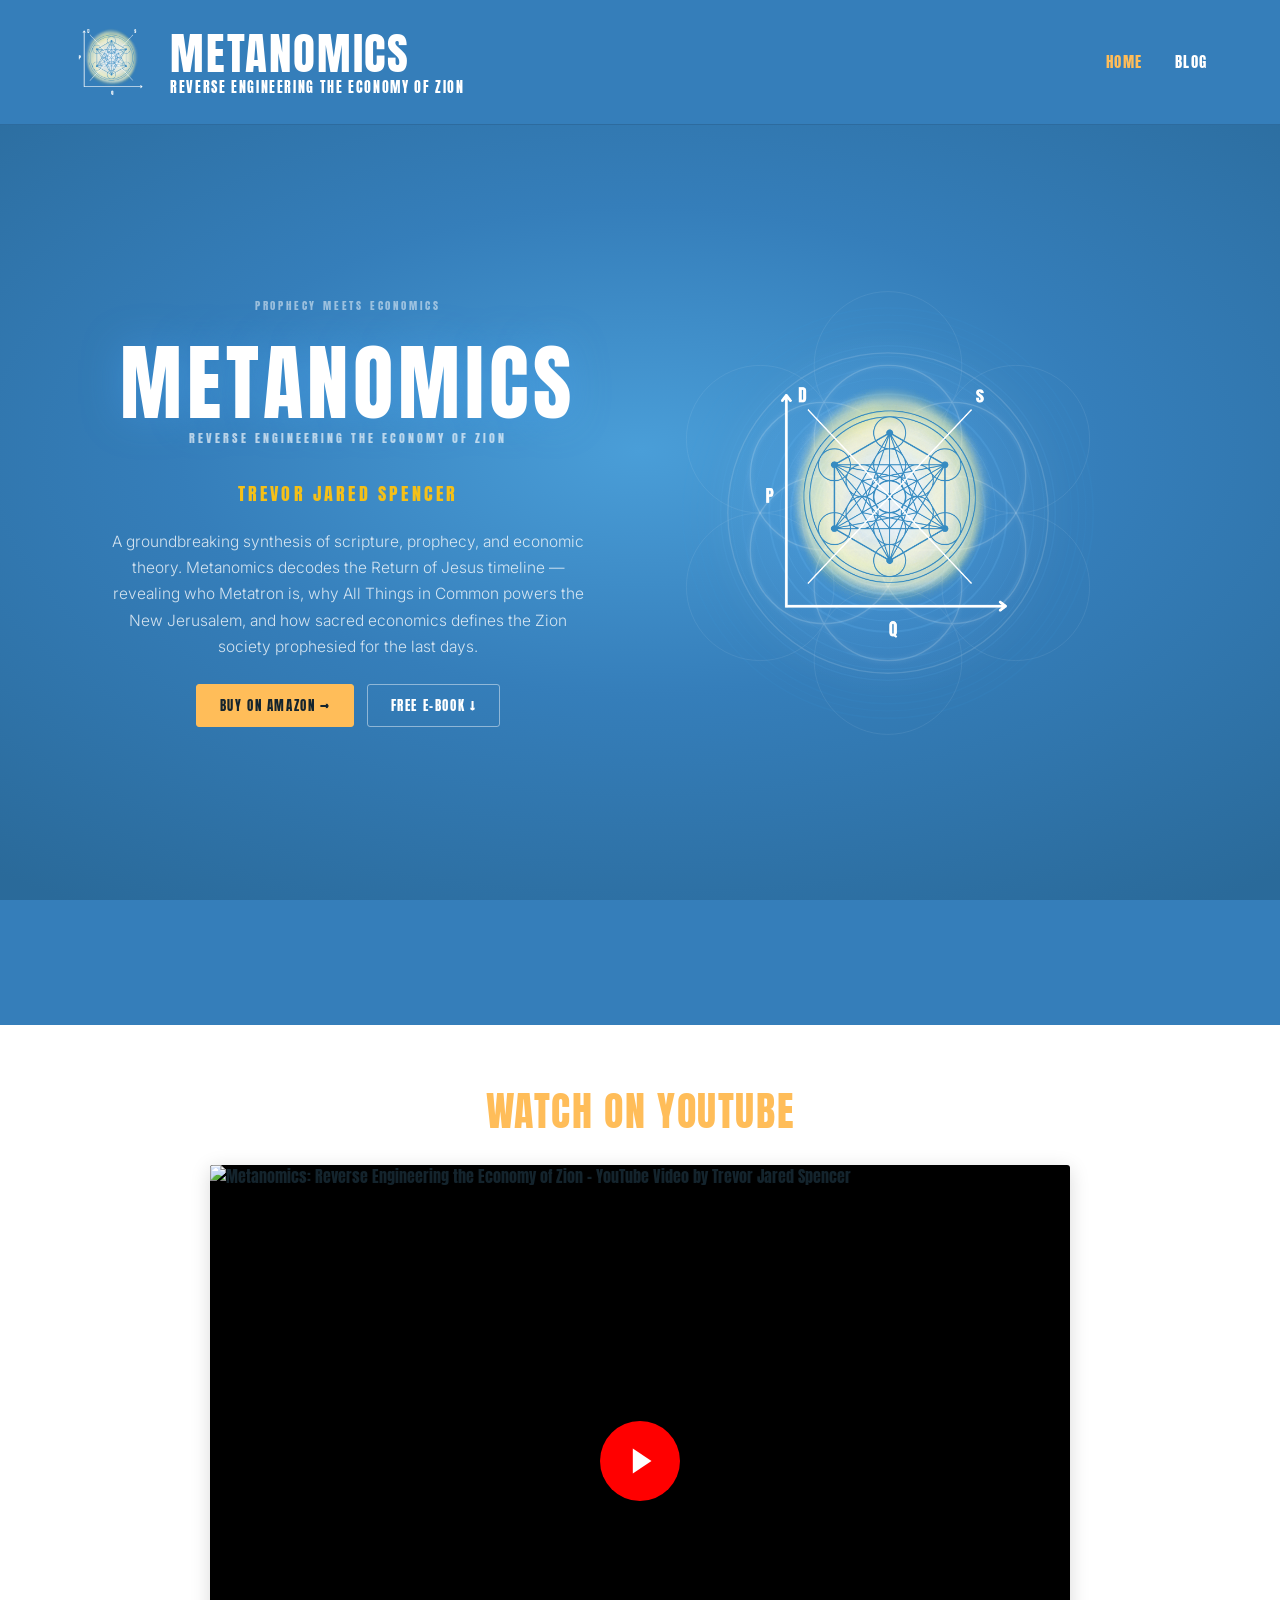
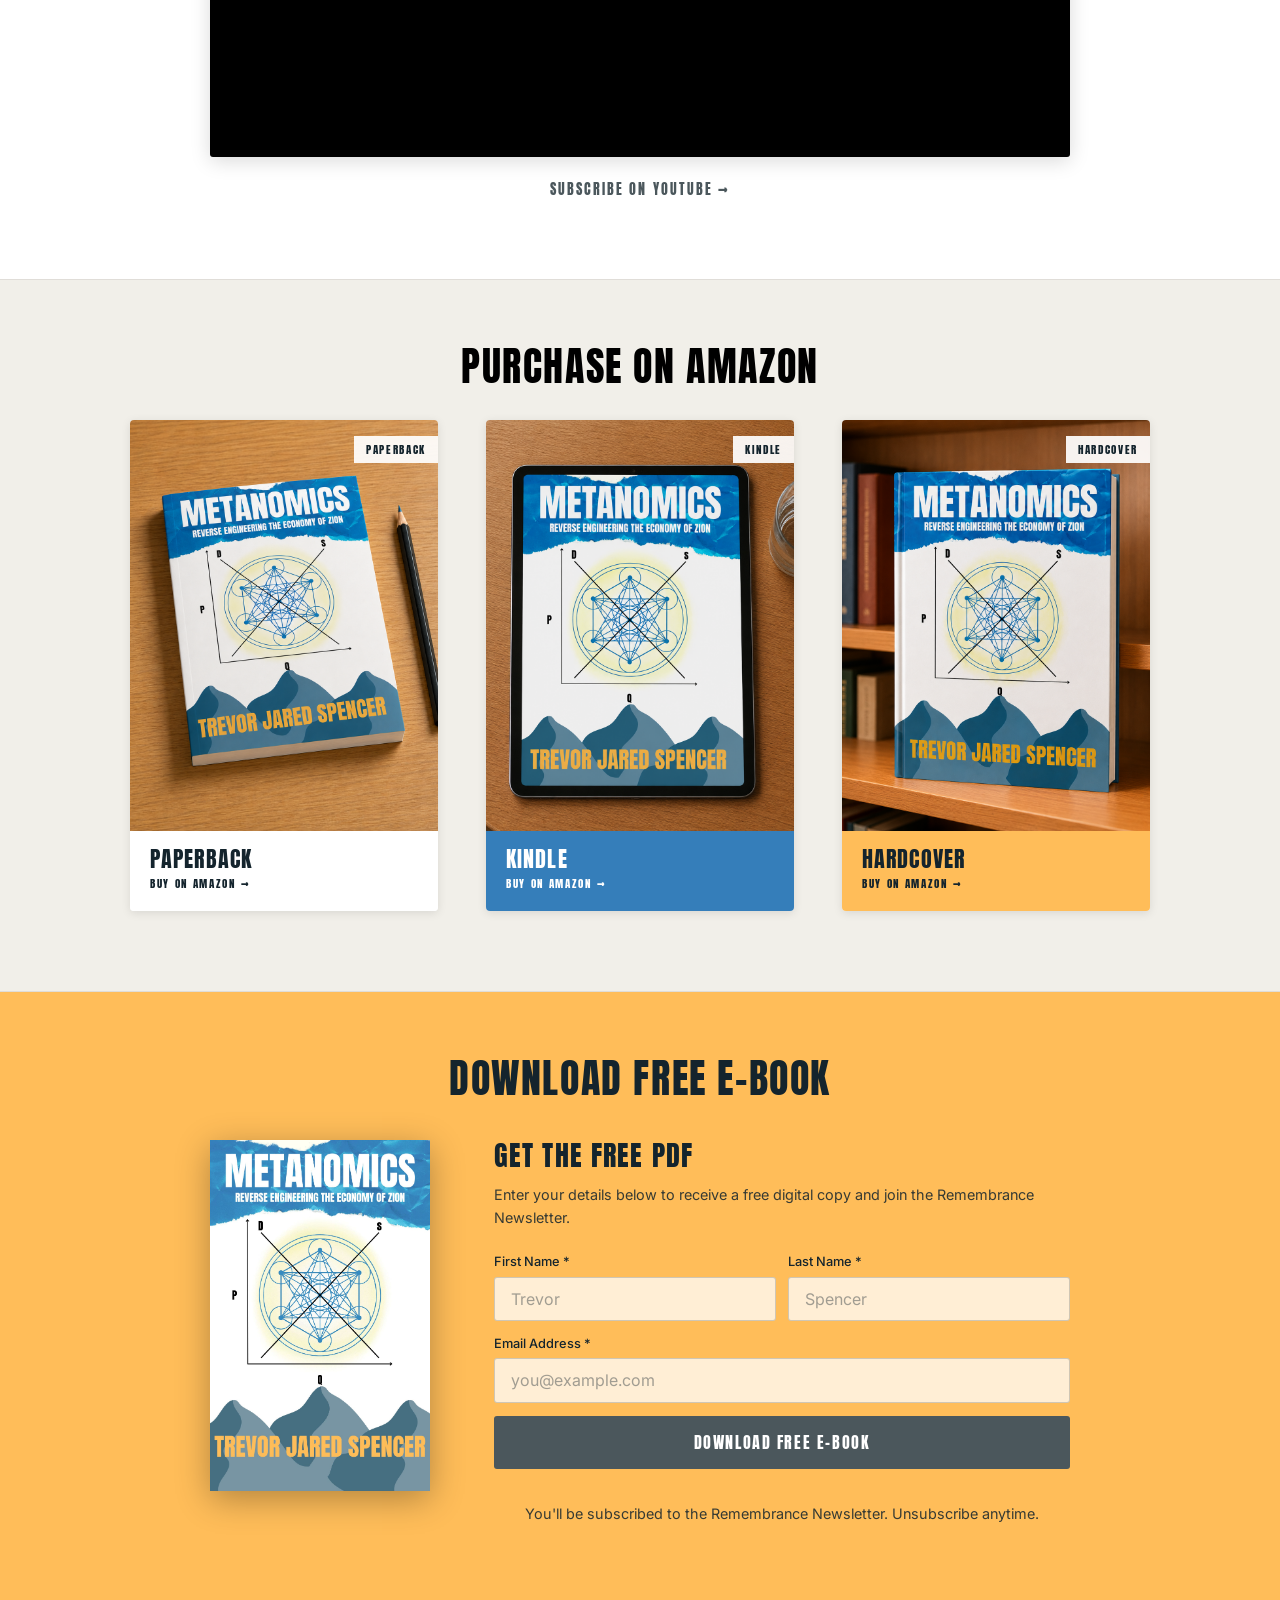
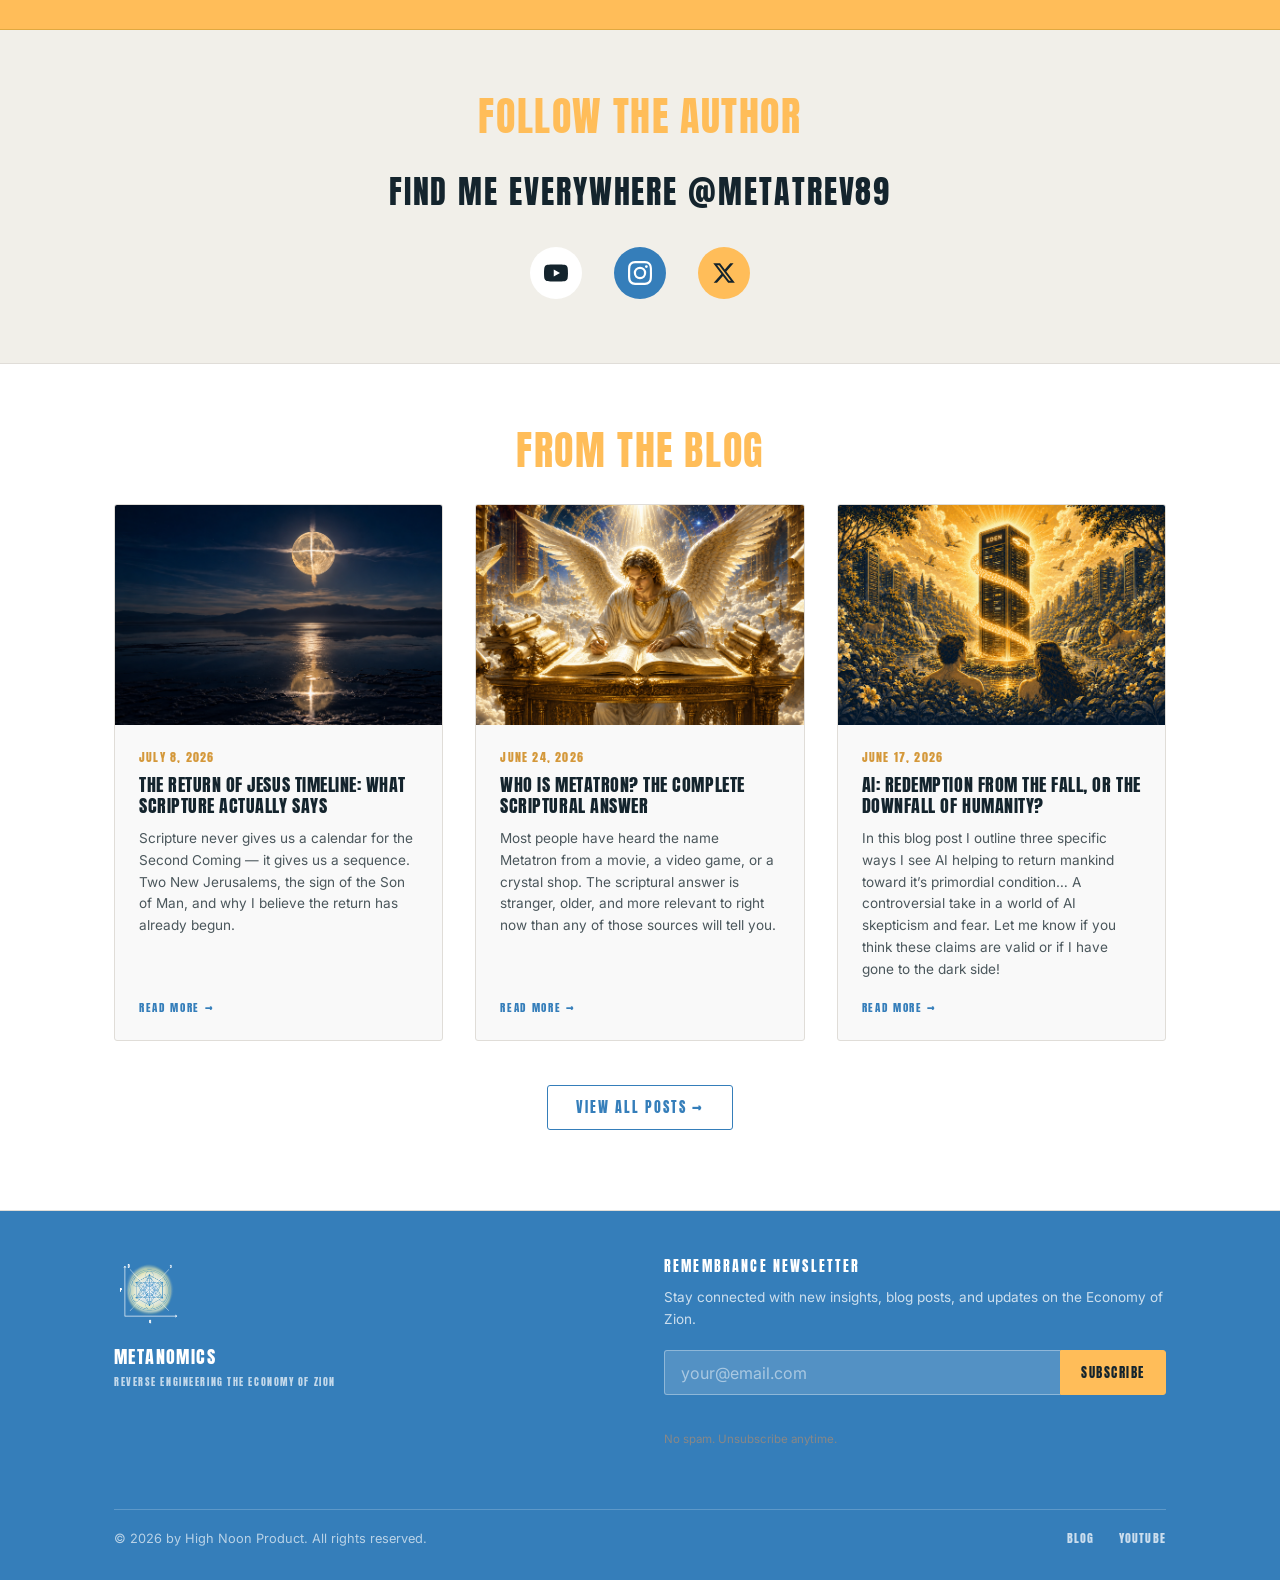
<file: index.html>
<!DOCTYPE html>
<html lang="en">
<head>
  <meta charset="UTF-8">
  <meta name="viewport" content="width=device-width, initial-scale=1.0">
  <title>Metanomics : Reverse Engineering The Economy of Zion | Trevor Jared Spencer</title>
  <meta name="description" content="Metanomics decodes the Return of Jesus timeline and Second coming of Christ, revealing Who is Metatron and why All things in common powers The New Jerusalem. Prophecy meets economics.">

  <!-- Open Graph -->
  <meta property="og:title" content="Metanomics : Reverse Engineering The Economy of Zion">
  <meta property="og:description" content="Metanomics decodes the Return of Jesus timeline and Second coming of Christ, revealing Who is Metatron and why All things in common powers The New Jerusalem.">
  <meta property="og:image" content="https://www.metanomics.org/assets/images/metanomics-reverse-engineering-economy-of-zion-trevor-spencer.png">
  <meta property="og:url" content="https://www.metanomics.org">
  <meta property="og:type" content="website">
  <meta property="og:site_name" content="Metanomics">

  <!-- Twitter Card -->
  <meta name="twitter:card" content="summary_large_image">
  <meta name="twitter:title" content="Metanomics : Reverse Engineering The Economy of Zion">
  <meta name="twitter:description" content="Prophecy meets economics. Decoding the Return of Jesus timeline and the Economy of Zion.">
  <meta name="twitter:image" content="https://www.metanomics.org/assets/images/metanomics-reverse-engineering-economy-of-zion-trevor-spencer.png">
  <meta name="twitter:site" content="@metatrev89">
  <meta name="twitter:creator" content="@metatrev89">
  <meta property="og:see_also" content="https://www.youtube.com/@metatrev89">
  <meta property="og:see_also" content="https://www.instagram.com/metatrev89">

  <!-- Canonical -->
  <link rel="canonical" href="https://www.metanomics.org/">

  <!-- RSS Feed -->
  <link rel="alternate" type="application/rss+xml" title="Metanomics Blog" href="https://www.metanomics.org/feed.xml">

  <!-- Favicon -->
  <link rel="icon" type="image/png" href="assets/images/metanomics-logo.png">

  <!-- Preconnect for performance -->
  <link rel="preconnect" href="https://fonts.googleapis.com">
  <link rel="preconnect" href="https://fonts.gstatic.com" crossorigin>
  <link rel="preconnect" href="https://i.ytimg.com">

  <!-- Styles -->
  <link rel="stylesheet" href="assets/css/style.css?v=6">

  <!-- ============================================================
       STRUCTURED DATA (JSON-LD) — SEO Schema Markup
       ============================================================ -->
  <script type="application/ld+json">
  {
    "@context": "https://schema.org",
    "@graph": [
      {
        "@type": "WebSite",
        "@id": "https://www.metanomics.org/#website",
        "url": "https://www.metanomics.org",
        "name": "Metanomics",
        "description": "Reverse Engineering The Economy of Zion — Prophecy meets economics.",
        "publisher": { "@id": "https://www.metanomics.org/#person" }
      },
      {
        "@type": "Person",
        "@id": "https://www.metanomics.org/#person",
        "name": "Trevor Jared Spencer",
        "url": "https://www.metanomics.org",
        "sameAs": [
          "https://www.linkedin.com/in/trevor-spencer/",
          "https://www.linkedin.com/company/metanomics-reverse-engineering-the-economy-of-zion/",
          "https://www.amazon.com/stores/author/B0DG35BD97",
          "https://www.youtube.com/@metatrev89",
          "https://www.instagram.com/metatrev89",
          "https://x.com/metatrev89",
          "https://www.threads.com/@metatrev89"
        ],
        "jobTitle": "Author",
        "worksFor": {
          "@type": "Organization",
          "name": "Element Publishing"
        }
      },
      {
        "@type": "Book",
        "@id": "https://www.metanomics.org/#book-paperback",
        "name": "Metanomics: Reverse Engineering the Economy of Zion",
        "author": { "@id": "https://www.metanomics.org/#person" },
        "publisher": {
          "@type": "Organization",
          "name": "Element Publishing"
        },
        "datePublished": "2024-07-04",
        "isbn": "979-8329676310",
        "bookFormat": "https://schema.org/Paperback",
        "image": "https://www.metanomics.org/assets/images/metanomics-paperback-trevor-spencer.png",
        "url": "https://a.co/d/0cPq1r7Z",
        "description": "Metanomics decodes the Return of Jesus timeline and reveals why All things in common powers The New Jerusalem. Prophecy meets economics.",
        "inLanguage": "en",
        "offers": {
          "@type": "Offer",
          "url": "https://a.co/d/0cPq1r7Z",
          "availability": "https://schema.org/InStock",
          "seller": { "@type": "Organization", "name": "Amazon" }
        }
      },
      {
        "@type": "Book",
        "@id": "https://www.metanomics.org/#book-hardcover",
        "name": "Metanomics: Reverse Engineering the Economy of Zion",
        "author": { "@id": "https://www.metanomics.org/#person" },
        "publisher": {
          "@type": "Organization",
          "name": "Element Publishing"
        },
        "datePublished": "2024-07-04",
        "isbn": "979-8251006605",
        "bookFormat": "https://schema.org/Hardcover",
        "image": "https://www.metanomics.org/assets/images/metanomics-hardcover-trevor-spencer.png",
        "url": "https://a.co/d/02evYZrs",
        "description": "Metanomics decodes the Return of Jesus timeline and reveals why All things in common powers The New Jerusalem. Prophecy meets economics.",
        "inLanguage": "en",
        "offers": {
          "@type": "Offer",
          "url": "https://a.co/d/02evYZrs",
          "availability": "https://schema.org/InStock",
          "seller": { "@type": "Organization", "name": "Amazon" }
        }
      },
      {
        "@type": "VideoObject",
        "@id": "https://www.metanomics.org/#video-intro",
        "name": "Metanomics: Reverse Engineering the Economy of Zion",
        "description": "A groundbreaking synthesis of scripture, prophecy, and economic theory. Metanomics decodes the Return of Jesus timeline — revealing who Metatron is, why All Things in Common powers the New Jerusalem, and how sacred economics defines the Zion society prophesied for the last days.",
        "thumbnailUrl": "https://i.ytimg.com/vi/VjbcU7p2jT8/maxresdefault.jpg",
        "embedUrl": "https://www.youtube.com/embed/VjbcU7p2jT8",
        "uploadDate": "2024-07-04",
        "publisher": { "@id": "https://www.metanomics.org/#person" }
      },
      {
        "@type": "Book",
        "@id": "https://www.metanomics.org/#book-kindle",
        "name": "Metanomics: Reverse Engineering the Economy of Zion",
        "author": { "@id": "https://www.metanomics.org/#person" },
        "publisher": {
          "@type": "Organization",
          "name": "Element Publishing"
        },
        "datePublished": "2024-07-04",
        "bookFormat": "https://schema.org/EBook",
        "image": "https://www.metanomics.org/assets/images/metanomics-kindle-trevor-spencer.png",
        "url": "https://a.co/d/0gyuuCcZ",
        "description": "Metanomics decodes the Return of Jesus timeline and reveals why All things in common powers The New Jerusalem. Prophecy meets economics.",
        "inLanguage": "en",
        "offers": {
          "@type": "Offer",
          "url": "https://a.co/d/0gyuuCcZ",
          "availability": "https://schema.org/InStock",
          "seller": { "@type": "Organization", "name": "Amazon" }
        }
      }
    ]
  }
  </script>
  <!-- Google Analytics -->
  <script async src="https://www.googletagmanager.com/gtag/js?id=G-72229G51TF"></script>
  <script>
    window.dataLayer = window.dataLayer || [];
    function gtag(){dataLayer.push(arguments);}
    gtag('js', new Date());
    gtag('config', 'G-72229G51TF');
  </script>
</head>
<body>

<!-- ============================================================
     NAVIGATION
     ============================================================ -->
<nav class="site-nav">
  <div class="nav-inner">
    <a href="index.html" class="nav-brand" aria-label="Metanomics — Home">
      <img
        class="nav-logo"
        src="assets/images/metanomics-logo.png"
        alt="Metanomics - Reverse Engineering the Economy of Zion Logo"
        width="44" height="44"
      >
      <div class="nav-brand-text">
        <span class="nav-title">Metanomics</span>
        <span class="nav-subtitle">Reverse Engineering The Economy of Zion</span>
      </div>
    </a>

    <!-- Desktop links -->
    <div class="nav-links">
      <a href="index.html" class="active">Home</a>
      <a href="blog.html">Blog</a>
    </div>

    <!-- Mobile hamburger -->
    <button class="nav-menu-btn" id="menuBtn" aria-label="Open menu" aria-expanded="false">
      <svg width="24" height="24" viewBox="0 0 24 24" fill="none" stroke="currentColor" stroke-width="2" stroke-linecap="round">
        <line x1="3" y1="6"  x2="21" y2="6" />
        <line x1="3" y1="12" x2="21" y2="12"/>
        <line x1="3" y1="18" x2="21" y2="18"/>
      </svg>
    </button>
  </div>
</nav>

<!-- Mobile nav overlay -->
<div class="nav-mobile" id="mobileNav" role="navigation">
  <a href="index.html" class="active" onclick="closeMenu()">Home</a>
  <a href="blog.html" onclick="closeMenu()">Blog</a>
</div>

<!-- ============================================================
     PAGE BODY
     ============================================================ -->
<div class="page-body">

  <!-- ── HERO — scroll-driven Metatron's Cube assembly ── -->
  <section class="hero hero--animated" id="hero-main" aria-label="Hero">
    <div class="hero-sticky">
      <div class="hero-canvas">

        <!-- ── LEFT: Title + description + CTAs ── -->
        <div class="hero-text-side" id="ml-text-column">
          <p class="hero-eyebrow">Prophecy meets economics</p>
          <div class="hero-title-block">
            <h1 class="hero-main-title">METANOMICS</h1>
            <p class="hero-subtitle">REVERSE ENGINEERING THE ECONOMY OF ZION</p>
          </div>
          <p class="hero-author">Trevor Jared Spencer</p>
          <p class="hero-description">
            A groundbreaking synthesis of scripture, prophecy, and economic theory.
            Metanomics decodes the Return of Jesus timeline — revealing who Metatron is,
            why All Things in Common powers the New Jerusalem, and how sacred economics
            defines the Zion society prophesied for the last days.
          </p>
          <div class="hero-cta-row">
            <a href="https://a.co/d/0cPq1r7Z" target="_blank" rel="noopener noreferrer"
               class="hero-btn hero-btn--primary">Buy on Amazon &rarr;</a>
            <a href="#ebook-subscribe-form"
               class="hero-btn hero-btn--secondary js-ebook-cta">Free E-Book &darr;</a>
          </div>
        </div>

        <!-- ── RIGHT: Animated Metatron's Cube / Logo ── -->
        <div class="hero-logo-side">

        <!-- ══ METATRON'S CUBE SVG ══
             Colors matched to cover design: dark navy bg, gold sacred
             geometry (#f5c018), blue radiating rings (#78c2ff).
             Final state: the actual site logo PNG fades in perfectly.
             Geometry: 7 circles (R=82) matching cover's flower-of-life.
             ViewBox: -230 -230 460 460                                 -->
        <svg class="metatron-svg" id="metatronSvg"
             viewBox="-230 -230 460 460"
             xmlns="http://www.w3.org/2000/svg"
             aria-hidden="true">
          <defs>
            <!-- White glow for center area -->
            <radialGradient id="mlGoldGlow" cx="50%" cy="38%" r="68%">
              <stop offset="0%"   stop-color="#ffffff" stop-opacity="0.28"/>
              <stop offset="100%" stop-color="#ffffff" stop-opacity="0"/>
            </radialGradient>
            <!-- Cover blue glow -->
            <radialGradient id="mlBlueGlow" cx="50%" cy="50%" r="50%">
              <stop offset="0%"   stop-color="#50b0ff" stop-opacity="0.55"/>
              <stop offset="100%" stop-color="#50b0ff" stop-opacity="0"/>
            </radialGradient>
            <!-- Tight white glow for center -->
            <radialGradient id="mlCenterGold" cx="50%" cy="50%" r="50%">
              <stop offset="0%"   stop-color="#ffffff" stop-opacity="0.7"/>
              <stop offset="60%"  stop-color="#ffffff" stop-opacity="0.2"/>
              <stop offset="100%" stop-color="#ffffff" stop-opacity="0"/>
            </radialGradient>
            <!-- Subtle glow on lines (cover uses f3 filter) -->
            <filter id="mlGlow3" x="-30%" y="-30%" width="160%" height="160%">
              <feGaussianBlur in="SourceGraphic" stdDeviation="3" result="b"/>
              <feMerge><feMergeNode in="b"/><feMergeNode in="SourceGraphic"/></feMerge>
            </filter>
            <!-- Soft blur for glow blobs -->
            <filter id="mlBlur16" x="-50%" y="-50%" width="200%" height="200%">
              <feGaussianBlur stdDeviation="16"/>
            </filter>
            <filter id="mlBlur8" x="-50%" y="-50%" width="200%" height="200%">
              <feGaussianBlur stdDeviation="8"/>
            </filter>
          </defs>

          <!-- ── STATIC BACKDROP — always visible, cover-style blue rings ── -->
          <!-- Matches the radiating circles on the book cover, scaled to viewBox -->
          <g id="ml-backdrop" opacity="1">
            <!-- Outermost dim rings (cover: stroke #3a9de0 opacity 0.10) -->
            <g fill="none" stroke="#3a9de0" opacity="0.10">
              <circle cx="0" cy="0" r="228" stroke-width="1.5"/>
              <circle cx="0" cy="0" r="220" stroke-width="1"/>
              <circle cx="0" cy="0" r="212" stroke-width="1.5"/>
              <circle cx="0" cy="0" r="204" stroke-width="1"/>
            </g>
            <!-- Mid rings (cover: #50a8e8 opacity 0.15) -->
            <g fill="none" stroke="#50a8e8" opacity="0.15">
              <circle cx="0" cy="0" r="186" stroke-width="1.5"/>
              <circle cx="0" cy="0" r="174" stroke-width="1"/>
              <circle cx="0" cy="0" r="162" stroke-width="1.5"/>
              <circle cx="0" cy="0" r="150" stroke-width="1"/>
            </g>
            <!-- Closer rings (cover: #62b4f0 opacity 0.22) -->
            <g fill="none" stroke="#62b4f0" opacity="0.22">
              <circle cx="0" cy="0" r="132" stroke-width="2"/>
              <circle cx="0" cy="0" r="120" stroke-width="1"/>
              <circle cx="0" cy="0" r="108" stroke-width="2"/>
            </g>
            <!-- Inner rings (cover: #78c2ff opacity 0.32) -->
            <g fill="none" stroke="#78c2ff" opacity="0.32">
              <circle cx="0" cy="0" r="90"  stroke-width="2.5"/>
              <circle cx="0" cy="0" r="78"  stroke-width="1.5"/>
              <circle cx="0" cy="0" r="66"  stroke-width="2.5"/>
              <circle cx="0" cy="0" r="54"  stroke-width="1.5"/>
            </g>
            <!-- Blue glow pool (cover: url(#gBlueGlow) opacity 0.6) -->
            <ellipse cx="0" cy="0" rx="180" ry="200"
                     fill="url(#mlBlueGlow)" opacity="0.6"/>
          </g>

          <!-- ─── Layer 1: Outer bounding circle ───
               Exact match to cover: stroke #f5c018, r proportional.
               Cover outer circle: r=178 at center (1510,650).
               Our scale: 178/82 × 82 → scaled to fit viewBox.
               Using r=178 in SVG units (scaled to viewBox).
               Flies in from above.                  -->
          <g id="ml-outer-ring" style="opacity:0; transform:translateY(-520px);">
            <!-- Outer bounding circle — gold, matching cover exactly -->
            <circle cx="0" cy="0" r="178"
                    fill="none" stroke="#ffffff" stroke-width="1.5" opacity="0.45"/>
            <!-- Second inner ring — cover: r=96 stroke #f5c018 opacity 0.35 -->
            <circle cx="0" cy="0" r="96"
                    fill="none" stroke="#ffffff" stroke-width="1" opacity="0.35"/>
            <!-- Second ring of 6 outer petals (cover: r=82, offset=164, opacity 0.28) -->
            <g fill="none" stroke="#ffffff" stroke-width="1" opacity="0.28">
              <circle cx="0"     cy="-164" r="82"/>
              <circle cx="142"   cy="-82"  r="82"/>
              <circle cx="142"   cy=" 82"  r="82"/>
              <circle cx="0"     cy=" 164" r="82"/>
              <circle cx="-142"  cy=" 82"  r="82"/>
              <circle cx="-142"  cy="-82"  r="82"/>
            </g>
          </g>

          <!-- ─── Layer 2: Top 3 flower-of-life circles ───
               Cover: 7 circles r=82 at distance 82.
               Petal centers: top (0,-82), TR (71,-41), TL (-71,-41).
               Fly in from top.                      -->
          <g id="ml-top-circles" style="opacity:0; transform:translateY(-380px);">
            <g fill="none" stroke="#ffffff" stroke-width="1.5" opacity="0.62"
               filter="url(#mlGlow3)">
              <circle cx="0"   cy="-82" r="82"/>
              <circle cx="71"  cy="-41" r="82"/>
              <circle cx="-71" cy="-41" r="82"/>
            </g>
          </g>

          <!-- ─── Layer 3: Bottom 3 flower-of-life circles ───
               Petal centers: bottom (0,82), BR (71,41), BL (-71,41).
               Fly in from bottom.                   -->
          <g id="ml-bottom-circles" style="opacity:0; transform:translateY(380px);">
            <g fill="none" stroke="#ffffff" stroke-width="1.5" opacity="0.62"
               filter="url(#mlGlow3)">
              <circle cx="0"   cy=" 82" r="82"/>
              <circle cx="71"  cy=" 41" r="82"/>
              <circle cx="-71" cy=" 41" r="82"/>
            </g>
          </g>

          <!-- ─── Layer 4: Metatron's Cube star lines ───
               Exact from cover: Star of David polygons +
               6 spokes + hexagon edges + long diagonals.
               Scale up from center.                 -->
          <g id="ml-star-lines" class="ml-scale-origin"
             style="opacity:0; transform:scale(0.15);">
            <!-- Star of David — cover: stroke #f5c018 stroke-width 1.8 opacity 0.58 -->
            <polygon points="0,-82 71,41 -71,41"
                     fill="none" stroke="#ffffff" stroke-width="1.8" opacity="0.58"/>
            <polygon points="0,82 71,-41 -71,-41"
                     fill="none" stroke="#ffffff" stroke-width="1.8" opacity="0.58"/>
            <!-- 6 spokes — cover: stroke-width 1.2 opacity 0.42 -->
            <g stroke="#ffffff" stroke-width="1.2" opacity="0.42">
              <line x1="0"   y1="0" x2="0"   y2="-82"/>
              <line x1="0"   y1="0" x2="71"  y2="-41"/>
              <line x1="0"   y1="0" x2="71"  y2=" 41"/>
              <line x1="0"   y1="0" x2="0"   y2=" 82"/>
              <line x1="0"   y1="0" x2="-71" y2=" 41"/>
              <line x1="0"   y1="0" x2="-71" y2="-41"/>
            </g>
            <!-- Hexagon edges + long diagonals — cover: stroke-width 0.9 opacity 0.30 -->
            <g stroke="#ffffff" stroke-width="0.9" opacity="0.30">
              <!-- Hexagon -->
              <line x1="0"   y1="-82" x2="71"  y2="-41"/>
              <line x1="71"  y1="-41" x2="71"  y2=" 41"/>
              <line x1="71"  y1=" 41" x2="0"   y2=" 82"/>
              <line x1="0"   y1=" 82" x2="-71" y2=" 41"/>
              <line x1="-71" y1=" 41" x2="-71" y2="-41"/>
              <line x1="-71" y1="-41" x2="0"   y2="-82"/>
              <!-- Long diagonals across all circle centers -->
              <line x1="0"   y1="-82" x2="71"  y2=" 41"/>
              <line x1="0"   y1="-82" x2="-71" y2=" 41"/>
              <line x1="71"  y1="-41" x2="-71" y2="-41"/>
              <line x1="71"  y1="-41" x2="0"   y2=" 82"/>
              <line x1="71"  y1="-41" x2="-71" y2=" 41"/>
              <line x1="71"  y1=" 41" x2="-71" y2="-41"/>
              <line x1="71"  y1=" 41" x2="-71" y2=" 41"/>
              <line x1="71"  y1=" 41" x2="0"   y2="-82"/>
              <line x1="0"   y1=" 82" x2="-71" y2="-41"/>
              <line x1="0"   y1=" 82" x2="71"  y2="-41"/>
              <line x1="-71" y1="-41" x2="-71" y2=" 41"/>
            </g>
          </g>

          <!-- ─── Layer 5: Center flower circle + golden glow ───
               Cover: soft golden area glow + center circle at r=82.
               Scales up from 0, last to land.       -->
          <g id="ml-center" class="ml-scale-origin"
             style="opacity:0; transform:scale(0);">
            <!-- Soft golden area glow — cover: r=190 opacity 0.07 filter blur16 -->
            <circle cx="0" cy="0" r="190"
                    fill="#ffffff" opacity="0.07" filter="url(#mlBlur16)"/>
            <!-- Tighter gold glow -->
            <ellipse cx="0" cy="-12" rx="100" ry="115"
                     fill="url(#mlGoldGlow)" opacity="0.7"/>
            <!-- Center flower circle — gold, cover-exact -->
            <circle cx="0" cy="0" r="82"
                    fill="none" stroke="#ffffff" stroke-width="1.5" opacity="0.62"
                    filter="url(#mlGlow3)"/>
          </g>

          <!-- ─── Layer 6: Final reveal — actual site logo PNG ───
               Fades in last, replacing the gold geometry with the
               exact logo as designed. Logo is RGBA transparent,
               so the dark navy background shows through perfectly. -->
          <!-- Logo sized to match the inner flower-of-life span (±164 from center = 328px).
               Centered at SVG origin so it sits exactly inside the drawn circles. -->
          <image id="ml-logo-final"
                 href="assets/images/metanomics-logo.png"
                 x="-164" y="-164" width="328" height="328"
                 preserveAspectRatio="xMidYMid meet"
                 style="opacity:0;"/>

        </svg><!-- end .metatron-svg -->

        </div><!-- end .hero-logo-side -->

        <!-- ── Scroll cue ── -->
        <div class="hero-scroll-hint" id="mlScrollHint" aria-hidden="true">
          <span>Scroll</span>
          <svg viewBox="0 0 24 24" fill="none" stroke="currentColor" stroke-width="2.5"
               stroke-linecap="round" stroke-linejoin="round">
            <polyline points="6 9 12 15 18 9"/>
          </svg>
        </div>

      </div><!-- end .hero-canvas -->
    </div><!-- end .hero-sticky -->
  </section>

  <!-- ── YOUTUBE VIDEO ── -->
  <section class="youtube-section">
    <div class="container">
      <h2 class="section-title">Watch on YouTube</h2>

      <!-- YouTube Facade: loads real player only on click — fast on all devices -->
      <div class="yt-facade" id="ytPlayer" onclick="loadYT(this)" data-video-id="VjbcU7p2jT8" data-start="32">
        <img
          class="yt-thumb"
          src="https://i.ytimg.com/vi/VjbcU7p2jT8/maxresdefault.jpg"
          alt="Metanomics: Reverse Engineering the Economy of Zion - YouTube Video by Trevor Jared Spencer"
          loading="lazy"
          onerror="this.src='https://i.ytimg.com/vi/VjbcU7p2jT8/hqdefault.jpg'"
        >
        <div class="yt-play-btn" aria-label="Play video">
          <svg viewBox="0 0 100 100" xmlns="http://www.w3.org/2000/svg">
            <polygon points="30,15 30,85 82,50" fill="#fff"/>
          </svg>
        </div>
      </div>

      <p class="yt-channel-link">
        <a href="https://www.youtube.com/@metatrev89" target="_blank" rel="noopener noreferrer">
          Subscribe on YouTube &rarr;
        </a>
      </p>
    </div>
  </section>

  <!-- ── PURCHASE ON AMAZON ── -->
  <section class="amazon-section">
    <div class="container">
      <h2 class="section-title">Purchase on Amazon</h2>

      <div class="books-grid">

        <!-- Paperback -->
        <a class="book-card book-card--paperback" href="https://a.co/d/0cPq1r7Z" target="_blank" rel="noopener noreferrer">
          <div class="book-card-img-wrap">
            <img src="assets/images/metanomics-paperback-trevor-spencer.png" alt="Metanomics: Reverse Engineering the Economy of Zion - Paperback Book by Trevor Jared Spencer" loading="lazy">
            <span class="book-card-tab">Paperback</span>
          </div>
          <div class="book-card-footer">
            <p class="book-card-format">Paperback</p>
            <span class="book-card-buy">Buy on Amazon &rarr;</span>
          </div>
        </a>

        <!-- Kindle -->
        <a class="book-card book-card--kindle" href="https://a.co/d/0gyuuCcZ" target="_blank" rel="noopener noreferrer">
          <div class="book-card-img-wrap">
            <img src="assets/images/metanomics-kindle-trevor-spencer.png" alt="Metanomics: Reverse Engineering the Economy of Zion - Kindle Edition by Trevor Jared Spencer" loading="lazy">
            <span class="book-card-tab">Kindle</span>
          </div>
          <div class="book-card-footer">
            <p class="book-card-format">Kindle</p>
            <span class="book-card-buy">Buy on Amazon &rarr;</span>
          </div>
        </a>

        <!-- Hardcover -->
        <a class="book-card book-card--hardcover" href="https://a.co/d/02evYZrs" target="_blank" rel="noopener noreferrer">
          <div class="book-card-img-wrap">
            <img src="assets/images/metanomics-hardcover-trevor-spencer.png" alt="Metanomics: Reverse Engineering the Economy of Zion - Hardcover Book by Trevor Jared Spencer" loading="lazy">
            <span class="book-card-tab">Hardcover</span>
          </div>
          <div class="book-card-footer">
            <p class="book-card-format">Hardcover</p>
            <span class="book-card-buy">Buy on Amazon &rarr;</span>
          </div>
        </a>

      </div>
    </div>
  </section>

  <!-- ── FREE EBOOK DOWNLOAD ── -->
  <section class="ebook-section" id="ebook-subscribe-form">
    <div class="container">
      <h2 class="section-title">Download Free E-Book</h2>

      <div class="ebook-inner">
        <!-- Book cover image -->
        <div class="ebook-cover">
          <img
            src="assets/images/metanomics-ebook-cover.jpg"
            alt="Metanomics: Reverse Engineering the Economy of Zion - Free E-Book PDF by Trevor Jared Spencer"
            width="200"
            loading="lazy"
          >
        </div>

        <!-- Beehiiv embed form -->
        <div class="ebook-form-wrap">
          <h3>Get the Free PDF</h3>
          <p>Enter your details below to receive a free digital copy and join the Remembrance Newsletter.</p>

          <!-- ============================================================
               BEEHIIV EMBED — PDF DOWNLOAD FORM
               Replace the block below with your Beehiiv embed code.
               In Beehiiv: Settings → Forms → Create Form → Embed
               Set your welcome email to include the PDF download link.
               ============================================================ -->
          <form id="ebook-form">
            <div class="form-row">
              <div class="form-field">
                <label for="ebook-fname">First Name *</label>
                <input type="text" id="ebook-fname" name="firstName" placeholder="Trevor" required>
              </div>
              <div class="form-field">
                <label for="ebook-lname">Last Name *</label>
                <input type="text" id="ebook-lname" name="lastName" placeholder="Spencer" required>
              </div>
            </div>
            <div class="form-field">
              <label for="ebook-email">Email Address *</label>
              <input type="email" id="ebook-email" name="email" placeholder="you@example.com" required>
            </div>
            <button type="submit" class="btn-submit" id="ebook-btn">Download Free E-Book</button>
            <div class="subscribe-msg" id="ebook-msg" aria-live="polite"></div>
            <p class="form-note">You'll be subscribed to the Remembrance Newsletter. Unsubscribe anytime.</p>
          </form>
        </div>
      </div>
    </div>
  </section>

  <!-- ── FOLLOW THE AUTHOR ── -->
  <section class="follow-section">
    <div class="container">
      <h2 class="section-title">Follow the Author</h2>

      <div class="follow-handle">
        <span>Find me everywhere</span>
        @metatrev89
      </div>

      <div class="social-links">

        <!-- YouTube -->
        <a class="social-link" href="https://www.youtube.com/@metatrev89" target="_blank" rel="noopener noreferrer" aria-label="YouTube">
          <div class="social-icon">
            <svg viewBox="0 0 24 24" xmlns="http://www.w3.org/2000/svg">
              <path d="M23.5 6.2a3 3 0 0 0-2.1-2.1C19.5 3.6 12 3.6 12 3.6s-7.5 0-9.4.5A3 3 0 0 0 .5 6.2C0 8.1 0 12 0 12s0 3.9.5 5.8a3 3 0 0 0 2.1 2.1C4.5 20.4 12 20.4 12 20.4s7.5 0 9.4-.5a3 3 0 0 0 2.1-2.1C24 15.9 24 12 24 12s0-3.9-.5-5.8zM9.75 15.5v-7l6.25 3.5-6.25 3.5z"/>
            </svg>
          </div>
          <span class="social-name">YouTube</span>
        </a>

        <!-- Instagram -->
        <a class="social-link" href="https://www.instagram.com/metatrev89" target="_blank" rel="noopener noreferrer" aria-label="Instagram">
          <div class="social-icon">
            <svg viewBox="0 0 24 24" xmlns="http://www.w3.org/2000/svg">
              <path d="M12 2.2c3.2 0 3.6 0 4.9.1 3.3.1 4.8 1.7 4.9 4.9.1 1.3.1 1.6.1 4.8 0 3.2 0 3.6-.1 4.8-.1 3.2-1.6 4.8-4.9 4.9-1.3.1-1.6.1-4.9.1-3.2 0-3.6 0-4.8-.1-3.3-.1-4.8-1.7-4.9-4.9C2.2 15.6 2.2 15.2 2.2 12c0-3.2 0-3.6.1-4.8C2.4 3.9 3.9 2.3 7.2 2.3c1.2-.1 1.6-.1 4.8-.1zM12 0C8.7 0 8.3 0 7.1.1 2.7.3.3 2.7.1 7.1 0 8.3 0 8.7 0 12s0 3.7.1 4.9c.2 4.4 2.6 6.8 7 7C8.3 24 8.7 24 12 24s3.7 0 4.9-.1c4.4-.2 6.8-2.6 7-7C24 15.7 24 15.3 24 12s0-3.7-.1-4.9c-.2-4.4-2.6-6.8-7-7C15.7 0 15.3 0 12 0zm0 5.8a6.2 6.2 0 1 0 0 12.4A6.2 6.2 0 0 0 12 5.8zM12 16a4 4 0 1 1 0-8 4 4 0 0 1 0 8zm6.4-11.8a1.4 1.4 0 1 0 0 2.8 1.4 1.4 0 0 0 0-2.8z"/>
            </svg>
          </div>
          <span class="social-name">Instagram</span>
        </a>

        <!-- X (Twitter) -->
        <a class="social-link" href="https://x.com/metatrev89" target="_blank" rel="noopener noreferrer" aria-label="X / Twitter">
          <div class="social-icon">
            <svg viewBox="0 0 24 24" xmlns="http://www.w3.org/2000/svg">
              <path d="M18.244 2.25h3.308l-7.227 8.26 8.502 11.24H16.17l-5.214-6.817L4.99 21.75H1.68l7.73-8.835L1.254 2.25H8.08l4.713 6.231zm-1.161 17.52h1.833L7.084 4.126H5.117z"/>
            </svg>
          </div>
          <span class="social-name">X / Twitter</span>
        </a>

      </div>
    </div>
  </section>

  <!-- ── FROM THE BLOG — 3 most recent posts ── -->
  <section class="home-blog-section">
    <div class="container">
      <h2 class="section-title">From the Blog</h2>

      <!--
        ============================================================
        RECENT POST CARDS — AUTO-GENERATED BY GITHUB ACTION
        The Python sync script (scripts/sync_notion.py) regenerates
        this section (3 most recent posts) whenever you publish a
        post in Notion. Do not edit between the HOME-POSTS-START /
        HOME-POSTS-END comments — changes will be overwritten.
        ============================================================
      -->
      <!-- HOME-POSTS-START -->
      <div class="posts-grid">

        <a class="post-card" href="posts/return-of-jesus-timeline.html">
          <img class="post-card-cover" src="/assets/images/posts/return-of-jesus-timeline-cover.png" alt="The Return of Jesus Timeline: What Scripture Actually Says" loading="lazy">
          <div class="post-card-body">
            <p class="post-card-date">July 8, 2026</p>
            <h2 class="post-card-title">The Return of Jesus Timeline: What Scripture Actually Says</h2>
            <p class="post-card-excerpt">Scripture never gives us a calendar for the Second Coming — it gives us a sequence. Two New Jerusalems, the sign of the Son of Man, and why I believe the return has already begun.</p>
            <span class="post-card-link">Read More &rarr;</span>
          </div>
        </a>

        <a class="post-card" href="posts/who-is-metatron-the-complete-scriptural-answer.html">
          <img class="post-card-cover" src="/assets/images/posts/who-is-metatron-the-complete-scriptural-answer-cover.png" alt="Who Is Metatron? The Complete Scriptural Answer" loading="lazy">
          <div class="post-card-body">
            <p class="post-card-date">June 24, 2026</p>
            <h2 class="post-card-title">Who Is Metatron? The Complete Scriptural Answer</h2>
            <p class="post-card-excerpt">Most people have heard the name Metatron from a movie, a video game, or a crystal shop. The scriptural answer is stranger, older, and more relevant to right now than any of those sources will tell you.</p>
            <span class="post-card-link">Read More &rarr;</span>
          </div>
        </a>

        <a class="post-card" href="posts/ai-redemption-from-the-fall-or-the-downfall-of-humanity.html">
          <img class="post-card-cover" src="/assets/images/posts/ai-redemption-from-the-fall-or-the-downfall-of-humanity-cover.png" alt="AI: Redemption from the Fall, or the Downfall of Humanity?" loading="lazy">
          <div class="post-card-body">
            <p class="post-card-date">June 17, 2026</p>
            <h2 class="post-card-title">AI: Redemption from the Fall, or the Downfall of Humanity?</h2>
            <p class="post-card-excerpt">In this blog post I outline three specific ways I see AI helping to return mankind toward it’s primordial condition… A controversial take in a world of AI skepticism and fear. Let me know if you think these claims are valid or if I have gone to the dark side!  </p>
            <span class="post-card-link">Read More &rarr;</span>
          </div>
        </a>

      </div>
      <!-- HOME-POSTS-END -->

      <div class="home-blog-cta">
        <a href="blog.html" class="home-blog-viewall">View All Posts &rarr;</a>
      </div>
    </div>
  </section>

</div><!-- end .page-body -->

<!-- ============================================================
     FOOTER / NEWSLETTER
     ============================================================ -->
<footer class="site-footer">
  <div class="container">
    <div class="footer-inner">

      <!-- Brand col -->
      <div class="footer-brand-col">
        <a class="footer-brand-link" href="index.html" aria-label="Metanomics — back to home">
          <img
            class="footer-logo"
            src="assets/images/metanomics-logo.png"
            alt="Metanomics Logo"
            width="56" height="56"
            loading="lazy"
          >
          <p class="footer-site-name">Metanomics</p>
          <p class="footer-tagline">Reverse Engineering The Economy of Zion</p>
        </a>
      </div>

      <!-- Newsletter col -->
      <div class="footer-newsletter-col">
        <h4>Remembrance Newsletter</h4>
        <p>Stay connected with new insights, blog posts, and updates on the Economy of Zion.</p>

        <!-- ============================================================
             BEEHIIV EMBED — NEWSLETTER FOOTER FORM
             Replace the block below with your Beehiiv embed code.
             In Beehiiv: Settings → Forms → Create Form → Embed
             You can use a different form than the PDF download form above,
             or the same one — both add subscribers to the same publication.
             ============================================================ -->
        <form class="newsletter-form-inline" id="footer-subscribe-form">
          <input type="email" name="email" placeholder="your@email.com" required aria-label="Email address">
          <button type="submit">Subscribe</button>
        </form>
        <div class="subscribe-msg" id="footer-msg" aria-live="polite"></div>

        <p style="font-size:0.72rem; color:var(--text-dim); margin-top:0.75rem;">
          No spam. Unsubscribe anytime.
        </p>
      </div>

    </div>

    <!-- Bottom bar -->
    <div class="footer-bottom">
      <p class="footer-copy">&copy; 2026 by High Noon Product. All rights reserved.</p>
      <div class="footer-links">
        <a href="blog.html">Blog</a>
        <a href="https://www.youtube.com/@metatrev89" target="_blank" rel="noopener">YouTube</a>
      </div>
    </div>
  </div>
</footer>

<!-- ============================================================
     JAVASCRIPT
     ============================================================ -->
<script>
  /* ---- Nav Brand: smooth scroll to top on homepage ---- */
  function navHomeClick(e) {
    const path = window.location.pathname;
    if (path.endsWith('index.html') || path === '/' || path.endsWith('/metanomics/') || path.endsWith('/metanomics')) {
      e.preventDefault();
      window.scrollTo({ top: 0, behavior: 'smooth' });
    }
  }
  document.querySelector('.nav-brand').addEventListener('click', navHomeClick);
  var footerBrandLink = document.querySelector('.footer-brand-link');
  if (footerBrandLink) footerBrandLink.addEventListener('click', navHomeClick);

  /* ---- Ebook CTA: scroll without adding hash to URL ---- */
  var ebookCta = document.querySelector('.js-ebook-cta');
  if (ebookCta) {
    ebookCta.addEventListener('click', function(e) {
      e.preventDefault();
      var target = document.getElementById('ebook-subscribe-form');
      if (target) {
        var navHeight = parseInt(getComputedStyle(document.documentElement).getPropertyValue('--nav-height')) || 64;
        var top = target.getBoundingClientRect().top + window.scrollY - navHeight;
        window.scrollTo({ top: top, behavior: 'smooth' });
        // Clean any hash from the URL so refresh always reloads at the top
        history.replaceState(null, '', window.location.pathname);
      }
    });
  }

  /* ---- On load: strip hash so a refresh from anywhere reloads clean ---- */
  if (window.location.hash === '#ebook-subscribe-form') {
    // Scroll to section (normal browser behavior) then clear the hash
    setTimeout(function() {
      history.replaceState(null, '', window.location.pathname);
    }, 100);
  }


  /* ---- Mobile Nav Active State ---- */
  (function() {
    const path = window.location.pathname;
    document.querySelectorAll('.nav-mobile a').forEach(function(link) {
      const href = link.getAttribute('href');
      if (
        (href.includes('index.html') && (path === '/' || path.endsWith('/') || path.endsWith('index.html'))) ||
        (href.includes('blog.html') && path.endsWith('blog.html')) ||
        (href === '../index.html' && (path === '/' || path.endsWith('/') || path.endsWith('index.html')))
      ) {
        link.classList.add('active');
      }
    });
  })();

  /* ---- Mobile Nav ---- */
  const menuBtn   = document.getElementById('menuBtn');
  const mobileNav = document.getElementById('mobileNav');

  menuBtn.addEventListener('click', () => {
    const isOpen = mobileNav.classList.toggle('open');
    menuBtn.setAttribute('aria-expanded', isOpen);
    // Swap icon between hamburger and X
    menuBtn.innerHTML = isOpen
      ? `<svg width="24" height="24" viewBox="0 0 24 24" fill="none" stroke="currentColor" stroke-width="2" stroke-linecap="round">
           <line x1="18" y1="6" x2="6" y2="18"/><line x1="6" y1="6" x2="18" y2="18"/>
         </svg>`
      : `<svg width="24" height="24" viewBox="0 0 24 24" fill="none" stroke="currentColor" stroke-width="2" stroke-linecap="round">
           <line x1="3" y1="6" x2="21" y2="6"/><line x1="3" y1="12" x2="21" y2="12"/><line x1="3" y1="18" x2="21" y2="18"/>
         </svg>`;
  });

  function closeMenu() {
    mobileNav.classList.remove('open');
    menuBtn.setAttribute('aria-expanded', 'false');
    menuBtn.innerHTML = `<svg width="24" height="24" viewBox="0 0 24 24" fill="none" stroke="currentColor" stroke-width="2" stroke-linecap="round">
      <line x1="3" y1="6" x2="21" y2="6"/><line x1="3" y1="12" x2="21" y2="12"/><line x1="3" y1="18" x2="21" y2="18"/>
    </svg>`;
  }

  /* ---- YouTube Facade ---- */
  function loadYT(el) {
    const videoId = el.dataset.videoId;
    const start   = el.dataset.start || 0;
    const iframe  = document.createElement('iframe');
    iframe.src = `https://www.youtube.com/embed/${videoId}?autoplay=1&start=${start}&rel=0`;
    iframe.title = 'Metanomics YouTube Video';
    iframe.allow = 'accelerometer; autoplay; clipboard-write; encrypted-media; gyroscope; picture-in-picture';
    iframe.allowFullscreen = true;
    el.innerHTML = '';
    el.appendChild(iframe);
    el.style.cursor = 'default';
    el.onclick = null;
  }

  /* ---- Beehiiv Subscribe (via Cloudflare Worker proxy) ---- */
  // ⚠️ Replace with your Cloudflare Worker URL after deploying subscribe-worker.js
  const SUBSCRIBE_URL = 'https://metanomics-subscribe.trevorspencer89.workers.dev';

  async function subscribeToBeehiiv(payload, msgId, btn) {
    const msgEl = document.getElementById(msgId);
    const origText = btn.textContent;
    btn.disabled = true;
    btn.textContent = 'Subscribing…';
    msgEl.textContent = '';
    msgEl.className = 'subscribe-msg';
    try {
      const res = await fetch(SUBSCRIBE_URL, {
          method: 'POST',
          headers: { 'Content-Type': 'application/json' },
          body: JSON.stringify(payload)
        });
      if (res.ok) {
        msgEl.textContent = '✓ You\'re subscribed! Check your inbox.';
        msgEl.classList.add('subscribe-success');
        btn.form.reset();
      } else { throw new Error('failed'); }
    } catch {
      msgEl.textContent = 'Something went wrong. Please try again.';
      msgEl.classList.add('subscribe-error');
      btn.disabled = false;
      btn.textContent = origText;
    }
  }

  document.getElementById('ebook-form').addEventListener('submit', e => {
    e.preventDefault();
    subscribeToBeehiiv(
      { email: e.target.email.value, first_name: e.target.firstName.value, last_name: e.target.lastName.value },
      'ebook-msg',
      document.getElementById('ebook-btn')
    );
  });

  document.getElementById('footer-subscribe-form').addEventListener('submit', e => {
    e.preventDefault();
    subscribeToBeehiiv(
      { email: e.target.email.value },
      'footer-msg',
      e.target.querySelector('button[type="submit"]')
    );
  });

  /* ══════════════════════════════════════════════════════════════
     METATRON'S CUBE — Scroll-Driven Assembly Animation
     ══════════════════════════════════════════════════════════════
     Colors: dark navy bg (#060c1c), gold geometry (#f5c018),
     blue radiating rings (#78c2ff) — all from the book cover.

     Layer schedule (scroll progress 0 → 1):
       0.00–0.25  Outer bounding ring + outer petals  (from above)
       0.10–0.42  Top 3 flower circles                (from top)
       0.10–0.42  Bottom 3 flower circles             (from bottom)
       0.38–0.62  Star lines + diagonals              (scale from center)
       0.50–0.68  Center circle + gold glow           (scale up)
       0.65–0.82  Site logo PNG cross-fades in        (crystallize)
       0.64–0.78  Eyebrow text                        (rise + fade)
       0.70–0.86  Title + subtitle                    (rise + fade)
       0.78–0.92  Author name                         (rise + fade)
  ════════════════════════════════════════════════════════════════ */
  (function () {
    'use strict';

    var section = document.getElementById('hero-main');
    if (!section) return;

    // SVG layer elements (text column is CSS-animated, not JS-driven)
    var elOuterRing     = document.getElementById('ml-outer-ring');
    var elTopCircles    = document.getElementById('ml-top-circles');
    var elBottomCircles = document.getElementById('ml-bottom-circles');
    var elStarLines     = document.getElementById('ml-star-lines');
    var elCenter        = document.getElementById('ml-center');
    var elLogoFinal     = document.getElementById('ml-logo-final');
    var elHint          = document.getElementById('mlScrollHint');

    // ── Easing ──────────────────────────────────────────────────
    function easeOut3(t)   { return 1 - Math.pow(1 - t, 3); }
    function easeInOut2(t) { return t < 0.5 ? 2*t*t : -1+(4-2*t)*t; }
    function lerp(a, b, t) { return a + (b - a) * t; }
    function sub(p, s, e)  { return Math.max(0, Math.min(1, (p - s) / (e - s))); }

    function applyTY(el, ty, opacity) {
      if (!el) return;
      el.style.transform = 'translateY(' + ty.toFixed(1) + 'px)';
      el.style.opacity   = opacity.toFixed(4);
    }
    function applyScale(el, scale, opacity) {
      if (!el) return;
      el.style.transform = 'scale(' + scale.toFixed(4) + ')';
      el.style.opacity   = opacity.toFixed(4);
    }
    function applyOpacity(el, opacity) {
      if (!el) return;
      el.style.opacity = opacity.toFixed(4);
    }

    // ── Core: drive all SVG layers from a single p (0=apart, 1=assembled) ──
    function applyState(p) {
      var logoT    = easeInOut2(sub(p, 0.65, 0.82));
      var geomFade = 1 - logoT * 0.70;

      // 1. Outer ring — fly from above
      var t1 = easeOut3(sub(p, 0.00, 0.25));
      applyTY(elOuterRing, lerp(-520, 0, t1), t1 * geomFade);

      // 2. Top circles — fly from top
      var t2 = easeOut3(sub(p, 0.10, 0.42));
      applyTY(elTopCircles, lerp(-380, 0, t2), t2 * geomFade);

      // 3. Bottom circles — fly from bottom
      var t3 = easeOut3(sub(p, 0.10, 0.42));
      applyTY(elBottomCircles, lerp(380, 0, t3), t3 * geomFade);

      // 4. Star lines — scale from center
      var t4 = easeInOut2(sub(p, 0.38, 0.62));
      applyScale(elStarLines, lerp(0.15, 1, t4), t4 * geomFade);

      // 5. Center glow — scale up
      var t5 = easeOut3(sub(p, 0.50, 0.68));
      applyScale(elCenter, lerp(0, 1, t5), t5 * geomFade);

      // 6. Logo PNG
      applyOpacity(elLogoFinal, logoT);
    }

    // ── Phase 1: load animation — assembles p: 0 → 1 on page open ──
    var LOAD_MS   = 1600;
    var loadStart = null;
    var loadDone  = false;

    function loadTick(ts) {
      if (!loadStart) loadStart = ts;
      var p = Math.min(1, (ts - loadStart) / LOAD_MS);
      applyState(p);
      if (p < 1) {
        requestAnimationFrame(loadTick);
      } else {
        loadDone = true;
      }
    }
    requestAnimationFrame(loadTick);

    // Hide scroll hint after load completes
    if (elHint) {
      setTimeout(function () { elHint.classList.add('ml-hidden'); }, LOAD_MS + 400);
    }

  })();
</script>

</body>
</html>
</file>
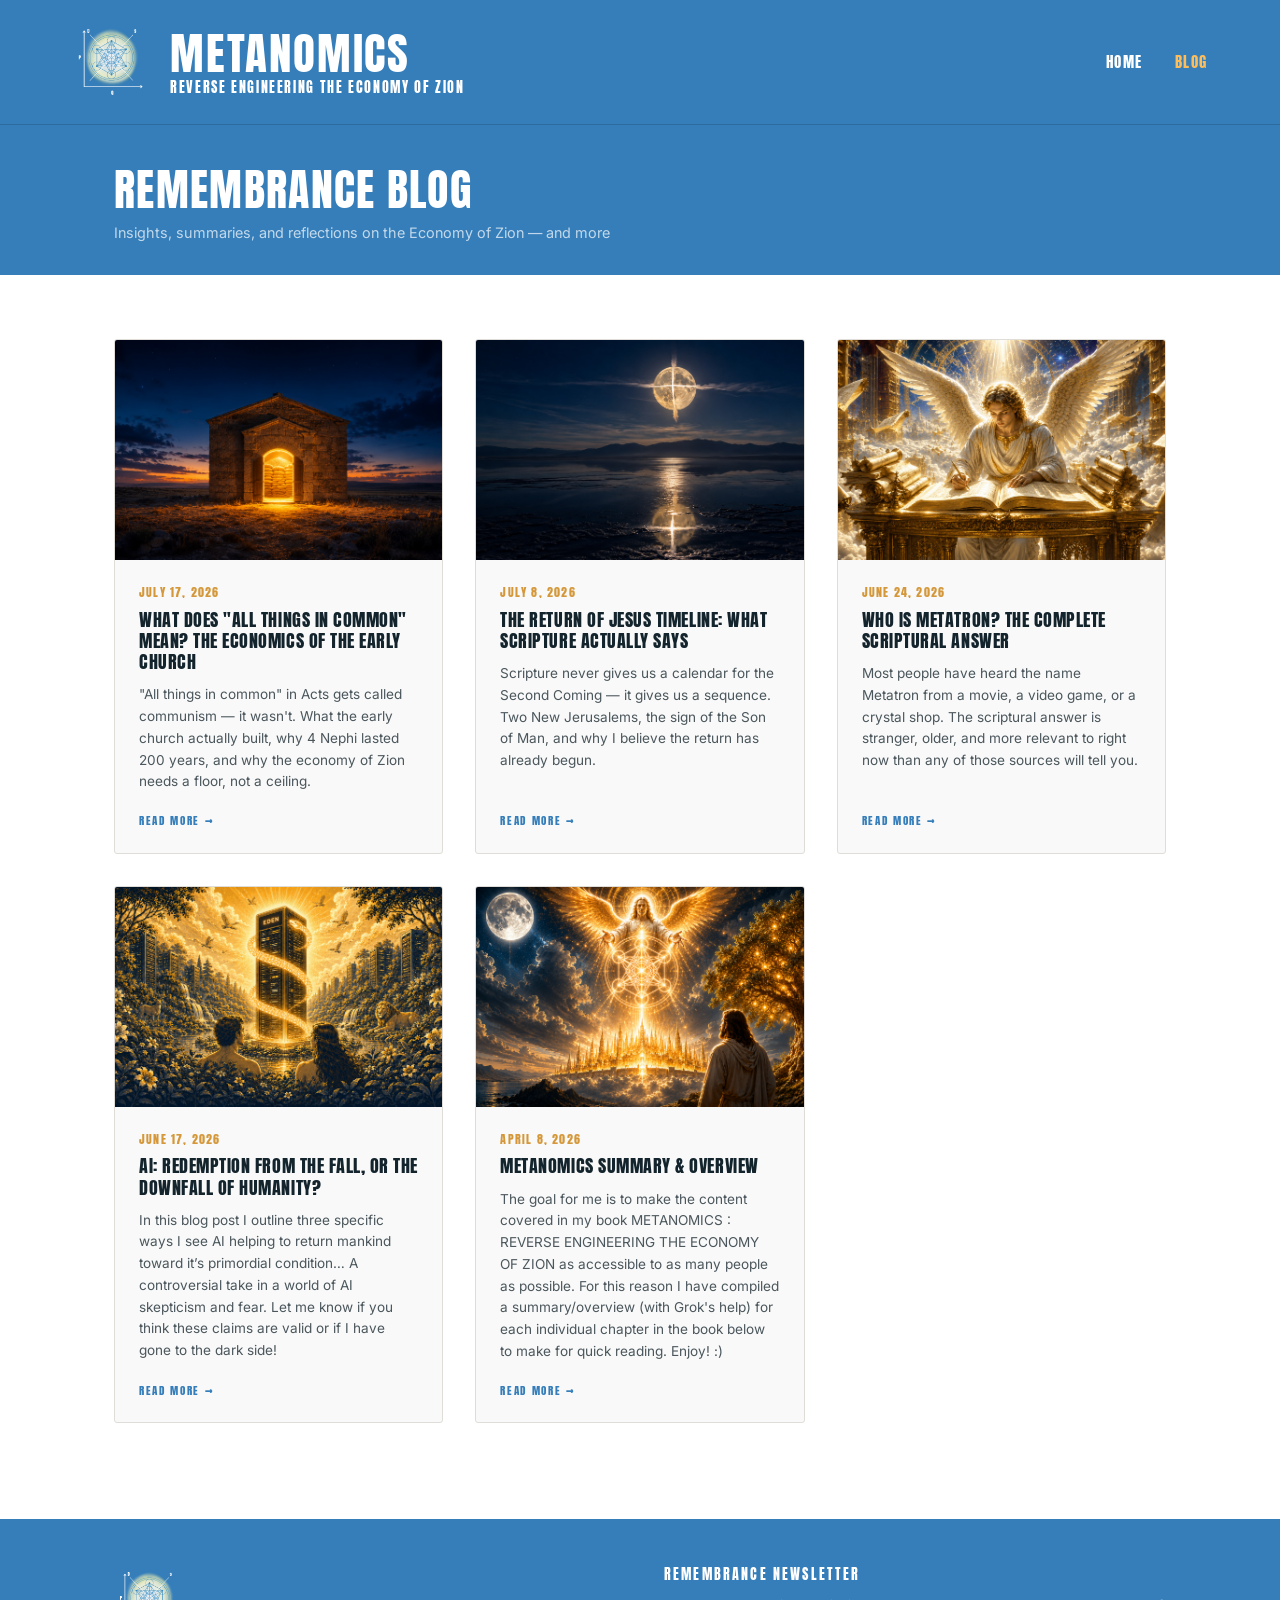
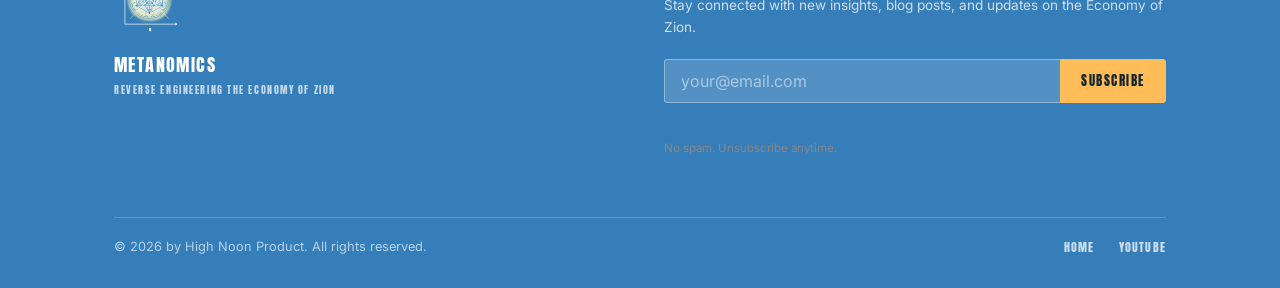
<file: blog.html>
<!DOCTYPE html>
<html lang="en">
<head>
  <meta charset="UTF-8">
  <meta name="viewport" content="width=device-width, initial-scale=1.0">
  <title>Remembrance Blog | Metanomics</title>
  <meta name="description" content="The Remembrance Blog — insights, summaries, and reflections on the Economy of Zion and more, by Trevor Jared Spencer.">

  <meta property="og:title" content="Remembrance Blog | Metanomics">
  <meta property="og:description" content="The Remembrance Blog — insights, summaries, and reflections on the Economy of Zion and more, by Trevor Jared Spencer.">
  <meta property="og:image" content="https://www.metanomics.org/assets/images/metanomics-reverse-engineering-economy-of-zion-trevor-spencer.png">
  <meta property="og:url" content="https://www.metanomics.org/blog.html">
  <meta property="og:type" content="website">
  <meta name="twitter:card" content="summary_large_image">
  <meta name="twitter:site" content="@metatrev89">
  <meta name="twitter:creator" content="@metatrev89">
  <meta property="og:see_also" content="https://www.youtube.com/@metatrev89">
  <meta property="og:see_also" content="https://www.instagram.com/metatrev89">

  <link rel="canonical" href="https://www.metanomics.org/blog.html">
  <link rel="alternate" type="application/rss+xml" title="Metanomics Blog" href="https://www.metanomics.org/feed.xml">
  <link rel="icon" type="image/png" href="assets/images/metanomics-logo.png">
  <link rel="preconnect" href="https://fonts.googleapis.com">
  <link rel="preconnect" href="https://fonts.gstatic.com" crossorigin>
  <link rel="stylesheet" href="assets/css/style.css">

  <!-- ============================================================
       STRUCTURED DATA (JSON-LD) — SEO Schema Markup
       ============================================================ -->
  <script type="application/ld+json">
  {
    "@context": "https://schema.org",
    "@graph": [
      {
        "@type": "Blog",
        "@id": "https://www.metanomics.org/blog.html#blog",
        "url": "https://www.metanomics.org/blog.html",
        "name": "Remembrance Blog",
        "alternateName": "Metanomics Blog",
        "description": "Insights, summaries, and reflections on the Economy of Zion and more, by Trevor Jared Spencer.",
        "author": { "@id": "https://www.metanomics.org/#person" },
        "publisher": { "@id": "https://www.metanomics.org/#person" }
      },
      {
        "@type": "Person",
        "@id": "https://www.metanomics.org/#person",
        "name": "Trevor Jared Spencer",
        "url": "https://www.metanomics.org",
        "sameAs": [
          "https://www.linkedin.com/in/trevor-spencer/",
          "https://www.linkedin.com/company/metanomics-reverse-engineering-the-economy-of-zion/",
          "https://www.amazon.com/stores/author/B0DG35BD97",
          "https://www.youtube.com/@metatrev89",
          "https://www.instagram.com/metatrev89",
          "https://x.com/metatrev89",
          "https://www.threads.com/@metatrev89"
        ]
      }
    ]
  }
  </script>
  <!-- Google Analytics -->
  <script async src="https://www.googletagmanager.com/gtag/js?id=G-72229G51TF"></script>
  <script>
    window.dataLayer = window.dataLayer || [];
    function gtag(){dataLayer.push(arguments);}
    gtag('js', new Date());
    gtag('config', 'G-72229G51TF');
  </script>
</head>
<body>

<!-- NAV -->
<nav class="site-nav">
  <div class="nav-inner">
    <a href="index.html" class="nav-brand">
      <img class="nav-logo"
        src="assets/images/metanomics-logo.png"
        alt="Metanomics Logo" width="44" height="44">
      <div class="nav-brand-text">
        <span class="nav-title">Metanomics</span>
        <span class="nav-subtitle">Reverse Engineering The Economy of Zion</span>
      </div>
    </a>
    <div class="nav-links">
      <a href="index.html">Home</a>
      <a href="blog.html" class="active">Blog</a>
    </div>
    <button class="nav-menu-btn" id="menuBtn" aria-label="Open menu" aria-expanded="false">
      <svg width="24" height="24" viewBox="0 0 24 24" fill="none" stroke="currentColor" stroke-width="2" stroke-linecap="round">
        <line x1="3" y1="6" x2="21" y2="6"/>
        <line x1="3" y1="12" x2="21" y2="12"/>
        <line x1="3" y1="18" x2="21" y2="18"/>
      </svg>
    </button>
  </div>
</nav>
<div class="nav-mobile" id="mobileNav">
  <a href="index.html" onclick="closeMenu()">Home</a>
  <a href="blog.html" class="active" onclick="closeMenu()">Blog</a>
</div>

<div class="page-body">

  <!-- Blog Hero — compact, left-aligned, modeled after individual post pages -->
  <section class="blog-hero">
    <div class="container">
      <h1>Remembrance Blog</h1>
      <p>Insights, summaries, and reflections on the Economy of Zion — and more</p>
    </div>
  </section>

  <!-- Posts Grid -->
  <section class="blog-grid-section">
    <div class="container">

      <!--
        ============================================================
        POST CARDS — AUTO-GENERATED BY GITHUB ACTION
        The Python sync script (scripts/sync_notion.py) regenerates
        this section whenever you publish a post in Notion.
        Do not edit the content between the POSTS-START / POSTS-END
        comments — your changes will be overwritten on the next sync.
        ============================================================
      -->
      <!-- POSTS-START -->
      <div class="posts-grid">

        <a class="post-card" href="posts/all-things-in-common-meaning.html">
          <img class="post-card-cover" src="/assets/images/posts/all-things-in-common-meaning-cover.png" alt="What Does &quot;All Things in Common&quot; Mean? The Economics of the Early Church" loading="lazy">
          <div class="post-card-body">
            <p class="post-card-date">July 17, 2026</p>
            <h2 class="post-card-title">What Does &quot;All Things in Common&quot; Mean? The Economics of the Early Church</h2>
            <p class="post-card-excerpt">&quot;All things in common&quot; in Acts gets called communism — it wasn&#x27;t. What the early church actually built, why 4 Nephi lasted 200 years, and why the economy of Zion needs a floor, not a ceiling.</p>
            <span class="post-card-link">Read More &rarr;</span>
          </div>
        </a>

        <a class="post-card" href="posts/return-of-jesus-timeline.html">
          <img class="post-card-cover" src="/assets/images/posts/return-of-jesus-timeline-cover.png" alt="The Return of Jesus Timeline: What Scripture Actually Says" loading="lazy">
          <div class="post-card-body">
            <p class="post-card-date">July 8, 2026</p>
            <h2 class="post-card-title">The Return of Jesus Timeline: What Scripture Actually Says</h2>
            <p class="post-card-excerpt">Scripture never gives us a calendar for the Second Coming — it gives us a sequence. Two New Jerusalems, the sign of the Son of Man, and why I believe the return has already begun.</p>
            <span class="post-card-link">Read More &rarr;</span>
          </div>
        </a>

        <a class="post-card" href="posts/who-is-metatron-the-complete-scriptural-answer.html">
          <img class="post-card-cover" src="/assets/images/posts/who-is-metatron-the-complete-scriptural-answer-cover.png" alt="Who Is Metatron? The Complete Scriptural Answer" loading="lazy">
          <div class="post-card-body">
            <p class="post-card-date">June 24, 2026</p>
            <h2 class="post-card-title">Who Is Metatron? The Complete Scriptural Answer</h2>
            <p class="post-card-excerpt">Most people have heard the name Metatron from a movie, a video game, or a crystal shop. The scriptural answer is stranger, older, and more relevant to right now than any of those sources will tell you.</p>
            <span class="post-card-link">Read More &rarr;</span>
          </div>
        </a>

        <a class="post-card" href="posts/ai-redemption-from-the-fall-or-the-downfall-of-humanity.html">
          <img class="post-card-cover" src="/assets/images/posts/ai-redemption-from-the-fall-or-the-downfall-of-humanity-cover.png" alt="AI: Redemption from the Fall, or the Downfall of Humanity?" loading="lazy">
          <div class="post-card-body">
            <p class="post-card-date">June 17, 2026</p>
            <h2 class="post-card-title">AI: Redemption from the Fall, or the Downfall of Humanity?</h2>
            <p class="post-card-excerpt">In this blog post I outline three specific ways I see AI helping to return mankind toward it’s primordial condition… A controversial take in a world of AI skepticism and fear. Let me know if you think these claims are valid or if I have gone to the dark side!  </p>
            <span class="post-card-link">Read More &rarr;</span>
          </div>
        </a>

        <a class="post-card" href="posts/metanomics-summary-overview.html">
          <img class="post-card-cover" src="/assets/images/posts/metanomics-summary-overview-cover.png" alt="Metanomics Summary &amp; Overview" loading="lazy">
          <div class="post-card-body">
            <p class="post-card-date">April 8, 2026</p>
            <h2 class="post-card-title">Metanomics Summary &amp; Overview</h2>
            <p class="post-card-excerpt">The goal for me is to make the content covered in my book METANOMICS : REVERSE ENGINEERING THE ECONOMY OF ZION as accessible to as many people as possible.

For this reason I have compiled a summary/overview (with Grok&#x27;s help) for each individual chapter in the book below to make for quick reading.

Enjoy! :) </p>
            <span class="post-card-link">Read More &rarr;</span>
          </div>
        </a>

      </div>
      <!-- POSTS-END -->

    </div>
  </section>

</div>

<!-- FOOTER -->
<footer class="site-footer">
  <div class="container">
    <div class="footer-inner">
      <div class="footer-brand-col">
        <a class="footer-brand-link" href="index.html" aria-label="Metanomics — back to home">
          <img class="footer-logo"
            src="assets/images/metanomics-logo.png"
            alt="Metanomics" width="56" height="56" loading="lazy">
          <p class="footer-site-name">Metanomics</p>
          <p class="footer-tagline">Reverse Engineering The Economy of Zion</p>
        </a>
      </div>
      <div class="footer-newsletter-col">
        <h4>Remembrance Newsletter</h4>
        <p>Stay connected with new insights, blog posts, and updates on the Economy of Zion.</p>
        <form class="newsletter-form-inline" id="footer-subscribe-form">
          <input type="email" name="email" placeholder="your@email.com" required aria-label="Email address">
          <button type="submit">Subscribe</button>
        </form>
        <div class="subscribe-msg" id="footer-msg" aria-live="polite"></div>
        <p style="font-size:0.72rem; color:var(--text-dim); margin-top:0.75rem;">No spam. Unsubscribe anytime.</p>
      </div>
    </div>
    <div class="footer-bottom">
      <p class="footer-copy">&copy; 2026 by High Noon Product. All rights reserved.</p>
      <div class="footer-links">
        <a href="index.html">Home</a>
        <a href="https://www.youtube.com/@metatrev89" target="_blank" rel="noopener">YouTube</a>
      </div>
    </div>
  </div>
</footer>

<script>
  const menuBtn   = document.getElementById('menuBtn');
  const mobileNav = document.getElementById('mobileNav');
  menuBtn.addEventListener('click', () => {
    const isOpen = mobileNav.classList.toggle('open');
    menuBtn.setAttribute('aria-expanded', isOpen);
    menuBtn.innerHTML = isOpen
      ? `<svg width="24" height="24" viewBox="0 0 24 24" fill="none" stroke="currentColor" stroke-width="2" stroke-linecap="round"><line x1="18" y1="6" x2="6" y2="18"/><line x1="6" y1="6" x2="18" y2="18"/></svg>`
      : `<svg width="24" height="24" viewBox="0 0 24 24" fill="none" stroke="currentColor" stroke-width="2" stroke-linecap="round"><line x1="3" y1="6" x2="21" y2="6"/><line x1="3" y1="12" x2="21" y2="12"/><line x1="3" y1="18" x2="21" y2="18"/></svg>`;
  });
  function closeMenu() {
    mobileNav.classList.remove('open');
    menuBtn.setAttribute('aria-expanded', 'false');
  }
  /* ---- Beehiiv Subscribe (via Cloudflare Worker proxy) ---- */
  const SUBSCRIBE_URL = 'https://metanomics-subscribe.trevorspencer89.workers.dev';

  async function subscribeToBeehiiv(email, msgId, btn) {
    const msgEl = document.getElementById(msgId);
    const origText = btn.textContent;
    btn.disabled = true;
    btn.textContent = 'Subscribing…';
    msgEl.textContent = '';
    msgEl.className = 'subscribe-msg';
    try {
      const res = await fetch(SUBSCRIBE_URL, {
          method: 'POST',
          headers: { 'Content-Type': 'application/json' },
          body: JSON.stringify({ email })
        });
      if (res.ok) {
        msgEl.textContent = '✓ You\'re subscribed! Check your inbox.';
        msgEl.classList.add('subscribe-success');
        btn.form.reset();
      } else { throw new Error('failed'); }
    } catch {
      msgEl.textContent = 'Something went wrong. Please try again.';
      msgEl.classList.add('subscribe-error');
      btn.disabled = false;
      btn.textContent = origText;
    }
  }

  document.getElementById('footer-subscribe-form').addEventListener('submit', e => {
    e.preventDefault();
    subscribeToBeehiiv(e.target.email.value, 'footer-msg', e.target.querySelector('button[type="submit"]'));
  });
</script>

</body>
</html>
</file>
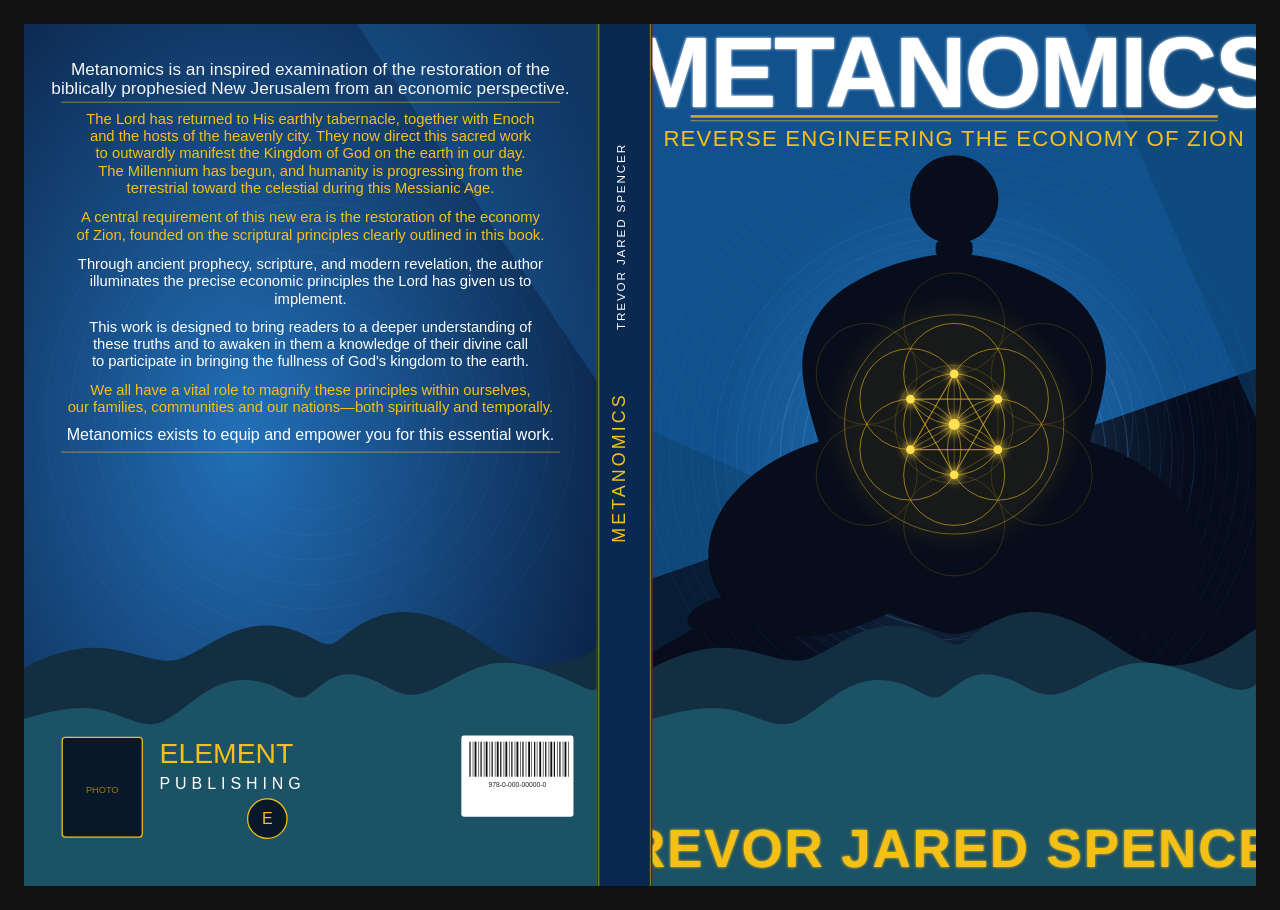
<file: metanomics_cover_redesign.html>
<!DOCTYPE html>
<html lang="en">
<head>
<meta charset="UTF-8">
<title>Metanomics — Redesigned Cover</title>
<style>
  * { margin: 0; padding: 0; box-sizing: border-box; }
  body { background: #111; display: flex; justify-content: center; align-items: flex-start; padding: 24px; min-height: 100vh; }
  svg { display: block; max-width: 100%; height: auto; }
</style>
</head>
<body>
<svg width="2000" height="1400" viewBox="0 0 2000 1400"
     xmlns="http://www.w3.org/2000/svg">
<defs>

  <!-- Gradients -->
  <radialGradient id="gFront" cx="50%" cy="38%" r="68%" gradientUnits="objectBoundingBox">
    <stop offset="0%"  stop-color="#2a88d8"/>
    <stop offset="42%" stop-color="#0e52a0"/>
    <stop offset="100%" stop-color="#040c1e"/>
  </radialGradient>

  <radialGradient id="gBack" cx="38%" cy="48%" r="72%" gradientUnits="objectBoundingBox">
    <stop offset="0%"  stop-color="#2270b8"/>
    <stop offset="100%" stop-color="#091e40"/>
  </radialGradient>

  <radialGradient id="gGoldGlow" cx="50%" cy="50%" r="50%">
    <stop offset="0%"  stop-color="#f5c018" stop-opacity="0.38"/>
    <stop offset="100%" stop-color="#f5c018" stop-opacity="0"/>
  </radialGradient>

  <radialGradient id="gBlueGlow" cx="50%" cy="50%" r="50%">
    <stop offset="0%"  stop-color="#50b0ff" stop-opacity="0.55"/>
    <stop offset="100%" stop-color="#50b0ff" stop-opacity="0"/>
  </radialGradient>

  <!-- Filters -->
  <filter id="f3" x="-30%" y="-30%" width="160%" height="160%">
    <feGaussianBlur in="SourceGraphic" stdDeviation="3" result="b"/>
    <feMerge><feMergeNode in="b"/><feMergeNode in="SourceGraphic"/></feMerge>
  </filter>
  <filter id="f6" x="-40%" y="-40%" width="180%" height="180%">
    <feGaussianBlur in="SourceGraphic" stdDeviation="6" result="b"/>
    <feMerge><feMergeNode in="b"/><feMergeNode in="SourceGraphic"/></feMerge>
  </filter>
  <filter id="fb6">
    <feGaussianBlur stdDeviation="6"/>
  </filter>
  <filter id="fb10">
    <feGaussianBlur stdDeviation="10"/>
  </filter>
  <filter id="fb16">
    <feGaussianBlur stdDeviation="16"/>
  </filter>

  <!-- Clip regions -->
  <clipPath id="cFront">
    <rect x="1020" y="0" width="980" height="1400"/>
  </clipPath>
  <clipPath id="cSpine">
    <rect x="930" y="0" width="90" height="1400"/>
  </clipPath>
  <clipPath id="cBack">
    <rect x="0" y="0" width="930" height="1400"/>
  </clipPath>

</defs>


<!-- ═══════════════════════════════════════════════════════════════ -->
<!--  FRONT COVER  (x: 1020–2000)                                   -->
<!-- ═══════════════════════════════════════════════════════════════ -->
<g clip-path="url(#cFront)">

  <!-- 1. Dark navy base -->
  <rect x="1020" y="0" width="980" height="1400" fill="#060c1c"/>

  <!-- 2. Diagonal color blocks — AUL style -->
  <!-- Upper-left bright blue wedge -->
  <polygon points="1020,0 2000,0 2000,560 1020,900" fill="#1462a8" opacity="0.82"/>
  <!-- Right teal accent -->
  <polygon points="1720,0 2000,0 2000,640" fill="#0b4472" opacity="0.55"/>
  <!-- Lower-left teal tone -->
  <polygon points="1020,660 1020,1020 1370,820" fill="#0b3a5e" opacity="0.38"/>

  <!-- 3. Radiating circle rings (AUL swirl effect) — center on figure -->
  <!-- Outer dim rings -->
  <g fill="none" stroke="#3a9de0" opacity="0.10">
    <circle cx="1510" cy="700" r="498" stroke-width="1.5"/>
    <circle cx="1510" cy="700" r="480" stroke-width="1"/>
    <circle cx="1510" cy="700" r="462" stroke-width="1.5"/>
    <circle cx="1510" cy="700" r="444" stroke-width="1"/>
    <circle cx="1510" cy="700" r="426" stroke-width="1.5"/>
    <circle cx="1510" cy="700" r="408" stroke-width="1"/>
  </g>
  <g fill="none" stroke="#50a8e8" opacity="0.15">
    <circle cx="1510" cy="700" r="390" stroke-width="1.5"/>
    <circle cx="1510" cy="700" r="372" stroke-width="1"/>
    <circle cx="1510" cy="700" r="354" stroke-width="1.5"/>
    <circle cx="1510" cy="700" r="336" stroke-width="1"/>
    <circle cx="1510" cy="700" r="318" stroke-width="1.5"/>
    <circle cx="1510" cy="700" r="300" stroke-width="1"/>
  </g>
  <g fill="none" stroke="#62b4f0" opacity="0.22">
    <circle cx="1510" cy="700" r="282" stroke-width="2"/>
    <circle cx="1510" cy="700" r="264" stroke-width="1"/>
    <circle cx="1510" cy="700" r="246" stroke-width="2"/>
    <circle cx="1510" cy="700" r="228" stroke-width="1"/>
    <circle cx="1510" cy="700" r="210" stroke-width="2"/>
  </g>
  <g fill="none" stroke="#78c2ff" opacity="0.32">
    <circle cx="1510" cy="700" r="192" stroke-width="2.5"/>
    <circle cx="1510" cy="700" r="174" stroke-width="1.5"/>
    <circle cx="1510" cy="700" r="156" stroke-width="2.5"/>
    <circle cx="1510" cy="700" r="138" stroke-width="1.5"/>
    <circle cx="1510" cy="700" r="120" stroke-width="3"/>
    <circle cx="1510" cy="700" r="102" stroke-width="2"/>
  </g>

  <!-- Offset swirling ellipses — adds the crinkled-paper feel from AUL -->
  <ellipse cx="1535" cy="672" rx="370" ry="350" fill="none" stroke="#3888c8" stroke-width="1" opacity="0.10"/>
  <ellipse cx="1485" cy="728" rx="390" ry="368" fill="none" stroke="#3888c8" stroke-width="1" opacity="0.10"/>
  <ellipse cx="1548" cy="658" rx="305" ry="288" fill="none" stroke="#4898d4" stroke-width="1" opacity="0.12"/>
  <ellipse cx="1472" cy="742" rx="325" ry="306" fill="none" stroke="#4898d4" stroke-width="1" opacity="0.12"/>
  <ellipse cx="1558" cy="644" rx="242" ry="228" fill="none" stroke="#58a8e0" stroke-width="1.5" opacity="0.15"/>
  <ellipse cx="1462" cy="756" rx="262" ry="246" fill="none" stroke="#58a8e0" stroke-width="1.5" opacity="0.15"/>

  <!-- Glow zones -->
  <ellipse cx="1510" cy="700" rx="380" ry="440" fill="url(#gBlueGlow)" opacity="0.6"/>
  <ellipse cx="1510" cy="655" rx="210" ry="240" fill="url(#gGoldGlow)" opacity="0.7"/>

  <!-- 4. LOTUS SILHOUETTE ─────────────────────────────────────────── -->
  <!--
      Head center:  (1510, 285), r=72
      Body spans:   y 355–980
      Width at knees: x 1155–1865
  -->
  <g fill="#070d1b">

    <!-- Head -->
    <circle cx="1510" cy="285" r="72"/>

    <!-- Neck connector -->
    <rect x="1480" y="352" width="60" height="25" rx="8"/>

    <!-- Main body — shoulders, torso, crossed legs, arms in one compound path -->
    <path d="
      M 1510,372
      C 1568,375  1638,394  1692,432
      C 1738,466  1760,516  1756,568
      C 1752,608  1740,644  1730,678
      C 1778,692  1832,720  1868,762
      C 1902,800  1916,848  1906,890
      C 1896,930  1868,960  1832,978
      C 1798,995  1755,998  1714,990
      C 1680,984  1645,970  1616,956
      C 1592,965  1566,977  1540,984
      C 1530,987  1520,990  1510,990
      C 1500,990  1490,987  1480,984
      C 1454,977  1428,965  1404,956
      C 1375,970  1340,984  1306,990
      C 1265,998  1222,995  1188,978
      C 1152,960  1124,930  1114,890
      C 1104,848  1118,800  1152,762
      C 1188,720  1242,692  1290,678
      C 1280,644  1268,608  1264,568
      C 1260,516  1282,466  1328,432
      C 1382,394  1452,375  1510,372
      Z
    "/>

    <!-- Left foot visible beyond left knee -->
    <ellipse cx="1138" cy="958" rx="62" ry="28" transform="rotate(-12,1138,958)"/>
    <!-- Right foot visible beyond right knee -->
    <ellipse cx="1882" cy="958" rx="62" ry="28" transform="rotate(12,1882,958)"/>

  </g>

  <!-- 5. SACRED GEOMETRY — Metatron's Cube in gold ─────────────────── -->
  <!--
       Center: (1510, 650)
       Flower-of-life r = 82  → inner petals at distance 82 from center
       Centers of 6 petals:
         Top:        (1510, 568)
         UR:         (1581, 609)
         LR:         (1581, 691)
         Bottom:     (1510, 732)
         LL:         (1439, 691)
         UL:         (1439, 609)
  -->

  <!-- Soft golden area glow -->
  <circle cx="1510" cy="650" r="190" fill="#f5c018" opacity="0.07" filter="url(#fb16)"/>

  <!-- Outer bounding circle -->
  <circle cx="1510" cy="650" r="178" fill="none" stroke="#f5c018" stroke-width="1.5" opacity="0.45"/>

  <!-- Second inner ring -->
  <circle cx="1510" cy="650" r="96" fill="none" stroke="#f5c018" stroke-width="1" opacity="0.35"/>

  <!-- Flower of Life — 7 circles (r=82) -->
  <g fill="none" stroke="#f5c018" stroke-width="1.5" opacity="0.62">
    <circle cx="1510" cy="650" r="82"/>
    <circle cx="1510" cy="568" r="82"/>
    <circle cx="1581" cy="609" r="82"/>
    <circle cx="1581" cy="691" r="82"/>
    <circle cx="1510" cy="732" r="82"/>
    <circle cx="1439" cy="691" r="82"/>
    <circle cx="1439" cy="609" r="82"/>
  </g>

  <!-- Second ring of 6 (r=164) — extended Metatron pattern -->
  <g fill="none" stroke="#f5c018" stroke-width="1" opacity="0.28">
    <circle cx="1510" cy="486" r="82"/>
    <circle cx="1652" cy="568" r="82"/>
    <circle cx="1652" cy="732" r="82"/>
    <circle cx="1510" cy="814" r="82"/>
    <circle cx="1368" cy="732" r="82"/>
    <circle cx="1368" cy="568" r="82"/>
  </g>

  <!-- Star of David (two triangles through the 6 inner petal centers) -->
  <polygon points="1510,568 1581,691 1439,691"
           fill="none" stroke="#f5c018" stroke-width="1.8" opacity="0.58"/>
  <polygon points="1510,732 1581,609 1439,609"
           fill="none" stroke="#f5c018" stroke-width="1.8" opacity="0.58"/>

  <!-- All 6 spokes from center -->
  <g stroke="#f5c018" stroke-width="1.2" opacity="0.42">
    <line x1="1510" y1="650" x2="1510" y2="568"/>
    <line x1="1510" y1="650" x2="1581" y2="609"/>
    <line x1="1510" y1="650" x2="1581" y2="691"/>
    <line x1="1510" y1="650" x2="1510" y2="732"/>
    <line x1="1510" y1="650" x2="1439" y2="691"/>
    <line x1="1510" y1="650" x2="1439" y2="609"/>
  </g>

  <!-- Cross-connections between petal centers (completes Metatron cube) -->
  <g stroke="#f5c018" stroke-width="0.9" opacity="0.30">
    <!-- Outer hexagon -->
    <line x1="1510" y1="568" x2="1581" y2="609"/>
    <line x1="1581" y1="609" x2="1581" y2="691"/>
    <line x1="1581" y1="691" x2="1510" y2="732"/>
    <line x1="1510" y1="732" x2="1439" y2="691"/>
    <line x1="1439" y1="691" x2="1439" y2="609"/>
    <line x1="1439" y1="609" x2="1510" y2="568"/>
    <!-- Long diagonals -->
    <line x1="1510" y1="568" x2="1581" y2="691"/>
    <line x1="1510" y1="568" x2="1439" y2="691"/>
    <line x1="1581" y1="609" x2="1439" y2="609"/>
    <line x1="1581" y1="609" x2="1510" y2="732"/>
    <line x1="1581" y1="609" x2="1439" y2="691"/>
    <line x1="1581" y1="691" x2="1439" y2="609"/>
    <line x1="1581" y1="691" x2="1439" y2="691"/>
    <line x1="1581" y1="691" x2="1510" y2="732"/>
    <line x1="1510" y1="732" x2="1439" y2="609"/>
  </g>

  <!-- Glowing nodes at each petal center — like AUL's chakra stars -->
  <!-- Blurred halos -->
  <g filter="url(#fb6)" opacity="0.55">
    <circle cx="1510" cy="650" r="18" fill="#f8d040"/>
    <circle cx="1510" cy="568" r="13" fill="#f8d040"/>
    <circle cx="1581" cy="609" r="13" fill="#f8d040"/>
    <circle cx="1581" cy="691" r="13" fill="#f8d040"/>
    <circle cx="1510" cy="732" r="13" fill="#f8d040"/>
    <circle cx="1439" cy="691" r="13" fill="#f8d040"/>
    <circle cx="1439" cy="609" r="13" fill="#f8d040"/>
  </g>
  <!-- Solid bright dots -->
  <circle cx="1510" cy="650" r="9"  fill="#ffe050"/>
  <circle cx="1510" cy="568" r="7"  fill="#ffe050"/>
  <circle cx="1581" cy="609" r="7"  fill="#ffe050"/>
  <circle cx="1581" cy="691" r="7"  fill="#ffe050"/>
  <circle cx="1510" cy="732" r="7"  fill="#ffe050"/>
  <circle cx="1439" cy="691" r="7"  fill="#ffe050"/>
  <circle cx="1439" cy="609" r="7"  fill="#ffe050"/>

  <!-- Supply / Demand axes — subtle decorative nod to original -->
  <!-- Small axes in lower-right corner of front cover -->
  <g opacity="0.30" stroke="white" fill="none">
    <!-- P axis vertical -->
    <line x1="1100" y1="1255" x2="1100" y2="1340" stroke-width="1.5"/>
    <!-- Q axis horizontal -->
    <line x1="1100" y1="1340" x2="1930" y2="1340" stroke-width="1.5"/>
    <!-- Demand curve -->
    <line x1="1130" y1="1265" x2="1900" y2="1330" stroke-width="1.5"/>
    <!-- Supply curve -->
    <line x1="1130" y1="1330" x2="1900" y2="1265" stroke-width="1.5"/>
  </g>
  <text x="1085" y="1270" font-family="Impact,sans-serif" font-size="36" fill="white" opacity="0.28">D</text>
  <text x="1905" y="1270" font-family="Impact,sans-serif" font-size="36" fill="white" opacity="0.28">S</text>
  <text x="1052" y="1308" font-family="Impact,sans-serif" font-size="32" fill="white" opacity="0.22">P</text>
  <text x="1900" y="1365" font-family="Impact,sans-serif" font-size="32" fill="white" opacity="0.22">Q</text>

  <!-- 6. MOUNTAINS at bottom ───────────────────────────────────────── -->
  <!-- Dark back layer -->
  <path d="
    M 1020,1400 L 1020,1045
    C 1065,1022 1108,1008 1155,1014
    C 1202,1020 1242,1042 1275,1030
    C 1308,1018 1338,990  1382,980
    C 1424,970  1460,982  1488,997
    C 1505,1006 1516,1011 1528,1002
    C 1546,990  1568,968  1608,958
    C 1645,949  1682,958  1720,977
    C 1756,994  1782,1022 1820,1035
    C 1858,1048 1898,1041 1938,1022
    C 1965,1008 1985,990  2000,982
    L 2000,1400 Z
  " fill="#122e40"/>

  <!-- Mid layer, lighter teal -->
  <path d="
    M 1020,1400 L 1020,1128
    C 1068,1115 1112,1104 1155,1115
    C 1198,1126 1225,1148 1258,1130
    C 1291,1112 1322,1078 1362,1068
    C 1394,1060 1424,1068 1448,1081
    C 1465,1090 1476,1098 1490,1090
    C 1505,1081 1522,1064 1542,1058
    C 1562,1052 1584,1058 1606,1066
    C 1632,1078 1652,1096 1684,1086
    C 1716,1076 1748,1050 1790,1040
    C 1832,1030 1876,1045 1912,1060
    C 1948,1075 1978,1092 2000,1072
    L 2000,1400 Z
  " fill="#1b5265"/>

  <!-- 7. TYPOGRAPHY ────────────────────────────────────────────────── -->

  <!-- METANOMICS — massive bold white title (Impact = AUL style) -->
  <text x="1510" y="134"
        text-anchor="middle"
        font-family="Impact,'Arial Narrow',Arial,sans-serif"
        font-size="162"
        font-weight="900"
        fill="white"
        letter-spacing="-4"
        filter="url(#f3)">METANOMICS</text>

  <!-- Gold rule lines under title — matches AUL's underline treatment -->
  <rect x="1082" y="148" width="856" height="4"  fill="#f5c018" opacity="0.85"/>
  <rect x="1082" y="156" width="856" height="2"  fill="#f5c018" opacity="0.50"/>

  <!-- Subtitle -->
  <text x="1510" y="198"
        text-anchor="middle"
        font-family="Impact,'Arial Narrow',Arial,sans-serif"
        font-size="36"
        fill="#f5c018"
        letter-spacing="2">REVERSE ENGINEERING THE ECONOMY OF ZION</text>

  <!-- Author name at bottom -->
  <text x="1510" y="1368"
        text-anchor="middle"
        font-family="Impact,'Arial Narrow',Arial,sans-serif"
        font-size="86"
        font-weight="900"
        fill="#f5c018"
        letter-spacing="3"
        filter="url(#f3)">TREVOR JARED SPENCER</text>

</g>


<!-- ═══════════════════════════════════════════════════════════════ -->
<!--  SPINE  (x: 930–1020)                                          -->
<!-- ═══════════════════════════════════════════════════════════════ -->
<g clip-path="url(#cSpine)">
  <rect x="930" y="0" width="90" height="1400" fill="#050c1c"/>
  <!-- Slight blue tint -->
  <rect x="930" y="0" width="90" height="1400" fill="#1055a0" opacity="0.40"/>

  <!-- Gold edge lines -->
  <line x1="933"  y1="0" x2="933"  y2="1400" stroke="#f5c018" stroke-width="2" opacity="0.55"/>
  <line x1="1017" y1="0" x2="1017" y2="1400" stroke="#f5c018" stroke-width="2" opacity="0.55"/>

  <!-- Spine title -->
  <text transform="translate(975,720) rotate(-90)"
        text-anchor="middle"
        font-family="Impact,'Arial Narrow',Arial,sans-serif"
        font-size="29"
        fill="#f5c018"
        letter-spacing="5">METANOMICS</text>

  <!-- Spine author -->
  <text transform="translate(975,345) rotate(-90)"
        text-anchor="middle"
        font-family="Impact,'Arial Narrow',Arial,sans-serif"
        font-size="19"
        fill="white"
        letter-spacing="3">TREVOR JARED SPENCER</text>
</g>


<!-- ═══════════════════════════════════════════════════════════════ -->
<!--  BACK COVER  (x: 0–930)                                        -->
<!-- ═══════════════════════════════════════════════════════════════ -->
<g clip-path="url(#cBack)">

  <!-- Background -->
  <rect x="0" y="0" width="930" height="1400" fill="url(#gBack)"/>

  <!-- Subtle color block echo — top-right lighter wedge -->
  <polygon points="540,0 930,0 930,580" fill="#2272bc" opacity="0.28"/>

  <!-- Faint radiating decorative circles on back -->
  <g fill="none" stroke="white" opacity="0.06">
    <circle cx="465" cy="640" r="430"/>
    <circle cx="465" cy="640" r="390"/>
    <circle cx="465" cy="640" r="350"/>
    <circle cx="465" cy="640" r="310"/>
    <circle cx="465" cy="640" r="270"/>
    <circle cx="465" cy="640" r="230"/>
    <circle cx="465" cy="640" r="190"/>
    <circle cx="465" cy="640" r="150"/>
  </g>

  <!-- Back mountains — dark layer -->
  <path d="
    M 0,1400 L 0,1045
    C 45,1022 88,1008 135,1014
    C 182,1020 222,1042 255,1030
    C 288,1018 318,990  362,980
    C 404,970  440,982  468,997
    C 485,1006 496,1011 508,1002
    C 526,990  548,968  588,958
    C 625,949  662,958  700,977
    C 736,994  762,1022 800,1035
    C 838,1048 875,1041 915,1022
    C 924,1017 928,1012 930,1008
    L 930,1400 Z
  " fill="#122e40"/>

  <!-- Back mountains — teal layer -->
  <path d="
    M 0,1400 L 0,1128
    C 48,1115 88,1104 130,1115
    C 172,1126 198,1148 230,1130
    C 262,1112 292,1078 332,1068
    C 364,1060 394,1068 418,1081
    C 435,1090 446,1098 460,1090
    C 475,1081 490,1064 510,1058
    C 530,1052 550,1058 570,1066
    C 596,1078 616,1096 648,1086
    C 680,1076 712,1050 752,1040
    C 792,1030 836,1045 872,1060
    C 908,1075 924,1088 930,1078
    L 930,1400 Z
  " fill="#1b5265"/>

  <!-- Back cover body text — line by line SVG text -->
  <!-- Para 1: large intro (white, slightly italic feel) -->
  <text x="465" y="82" text-anchor="middle"
        font-family="Impact,'Arial Narrow',Arial,sans-serif"
        font-size="28" fill="white" opacity="0.95">Metanomics is an inspired examination of the restoration of the</text>
  <text x="465" y="114" text-anchor="middle"
        font-family="Impact,'Arial Narrow',Arial,sans-serif"
        font-size="28" fill="white" opacity="0.95">biblically prophesied New Jerusalem from an economic perspective.</text>

  <!-- Divider -->
  <rect x="60" y="126" width="810" height="2" fill="#f5c018" opacity="0.45"/>

  <!-- Para 2 — gold, smaller -->
  <text x="465" y="162" text-anchor="middle"
        font-family="Impact,'Arial Narrow',Arial,sans-serif"
        font-size="24" fill="#f5c018">The Lord has returned to His earthly tabernacle, together with Enoch</text>
  <text x="465" y="190" text-anchor="middle"
        font-family="Impact,'Arial Narrow',Arial,sans-serif"
        font-size="24" fill="#f5c018">and the hosts of the heavenly city. They now direct this sacred work</text>
  <text x="465" y="218" text-anchor="middle"
        font-family="Impact,'Arial Narrow',Arial,sans-serif"
        font-size="24" fill="#f5c018">to outwardly manifest the Kingdom of God on the earth in our day.</text>
  <text x="465" y="246" text-anchor="middle"
        font-family="Impact,'Arial Narrow',Arial,sans-serif"
        font-size="24" fill="#f5c018">The Millennium has begun, and humanity is progressing from the</text>
  <text x="465" y="274" text-anchor="middle"
        font-family="Impact,'Arial Narrow',Arial,sans-serif"
        font-size="24" fill="#f5c018">terrestrial toward the celestial during this Messianic Age.</text>

  <!-- Para 3 — gold -->
  <text x="465" y="322" text-anchor="middle"
        font-family="Impact,'Arial Narrow',Arial,sans-serif"
        font-size="24" fill="#f5c018">A central requirement of this new era is the restoration of the economy</text>
  <text x="465" y="350" text-anchor="middle"
        font-family="Impact,'Arial Narrow',Arial,sans-serif"
        font-size="24" fill="#f5c018">of Zion, founded on the scriptural principles clearly outlined in this book.</text>

  <!-- Para 4 — white -->
  <text x="465" y="398" text-anchor="middle"
        font-family="Impact,'Arial Narrow',Arial,sans-serif"
        font-size="24" fill="white">Through ancient prophecy, scripture, and modern revelation, the author</text>
  <text x="465" y="426" text-anchor="middle"
        font-family="Impact,'Arial Narrow',Arial,sans-serif"
        font-size="24" fill="white">illuminates the precise economic principles the Lord has given us to</text>
  <text x="465" y="454" text-anchor="middle"
        font-family="Impact,'Arial Narrow',Arial,sans-serif"
        font-size="24" fill="white">implement.</text>

  <!-- Para 5 — white -->
  <text x="465" y="500" text-anchor="middle"
        font-family="Impact,'Arial Narrow',Arial,sans-serif"
        font-size="24" fill="white">This work is designed to bring readers to a deeper understanding of</text>
  <text x="465" y="528" text-anchor="middle"
        font-family="Impact,'Arial Narrow',Arial,sans-serif"
        font-size="24" fill="white">these truths and to awaken in them a knowledge of their divine call</text>
  <text x="465" y="556" text-anchor="middle"
        font-family="Impact,'Arial Narrow',Arial,sans-serif"
        font-size="24" fill="white">to participate in bringing the fullness of God's kingdom to the earth.</text>

  <!-- Para 6 — gold, emphasis -->
  <text x="465" y="602" text-anchor="middle"
        font-family="Impact,'Arial Narrow',Arial,sans-serif"
        font-size="24" fill="#f5c018">We all have a vital role to magnify these principles within ourselves,</text>
  <text x="465" y="630" text-anchor="middle"
        font-family="Impact,'Arial Narrow',Arial,sans-serif"
        font-size="24" fill="#f5c018">our families, communities and our nations—both spiritually and temporally.</text>

  <!-- Final line — white bold -->
  <text x="465" y="676" text-anchor="middle"
        font-family="Impact,'Arial Narrow',Arial,sans-serif"
        font-size="26" fill="white">Metanomics exists to equip and empower you for this essential work.</text>

  <!-- Divider before author block -->
  <rect x="60" y="694" width="810" height="2" fill="#f5c018" opacity="0.45"/>

  <!-- Author photo placeholder -->
  <rect x="62" y="1158" width="130" height="162" rx="5"
        fill="#091828" stroke="#f5c018" stroke-width="2"/>
  <text x="127" y="1248" text-anchor="middle"
        font-family="Impact,sans-serif" font-size="15"
        fill="#f5c018" opacity="0.6">PHOTO</text>

  <!-- Publisher block -->
  <text x="220" y="1200"
        font-family="Impact,'Arial Narrow',Arial,sans-serif"
        font-size="46" fill="#f5c018">ELEMENT</text>
  <text x="220" y="1242"
        font-family="Impact,'Arial Narrow',Arial,sans-serif"
        font-size="26" fill="white" letter-spacing="8">PUBLISHING</text>

  <!-- Publisher logo circle -->
  <circle cx="395" cy="1290" r="32" fill="#091828" stroke="#f5c018" stroke-width="2"/>
  <text x="395" y="1298" text-anchor="middle"
        font-family="Impact,sans-serif" font-size="26" fill="#f5c018">E</text>

  <!-- Barcode area -->
  <rect x="710" y="1155" width="182" height="132" rx="4" fill="white"/>
  <!-- Barcode bars -->
  <g stroke="#111" fill="none">
    <line x1="724" y1="1165" x2="724" y2="1222" stroke-width="2"/>
    <line x1="729" y1="1165" x2="729" y2="1222" stroke-width="1"/>
    <line x1="733" y1="1165" x2="733" y2="1222" stroke-width="3"/>
    <line x1="738" y1="1165" x2="738" y2="1222" stroke-width="1"/>
    <line x1="742" y1="1165" x2="742" y2="1222" stroke-width="2"/>
    <line x1="747" y1="1165" x2="747" y2="1222" stroke-width="1"/>
    <line x1="751" y1="1165" x2="751" y2="1222" stroke-width="3"/>
    <line x1="756" y1="1165" x2="756" y2="1222" stroke-width="1"/>
    <line x1="760" y1="1165" x2="760" y2="1222" stroke-width="2"/>
    <line x1="765" y1="1165" x2="765" y2="1222" stroke-width="1"/>
    <line x1="769" y1="1165" x2="769" y2="1222" stroke-width="3"/>
    <line x1="774" y1="1165" x2="774" y2="1222" stroke-width="2"/>
    <line x1="779" y1="1165" x2="779" y2="1222" stroke-width="1"/>
    <line x1="783" y1="1165" x2="783" y2="1222" stroke-width="3"/>
    <line x1="788" y1="1165" x2="788" y2="1222" stroke-width="1"/>
    <line x1="792" y1="1165" x2="792" y2="1222" stroke-width="2"/>
    <line x1="797" y1="1165" x2="797" y2="1222" stroke-width="1"/>
    <line x1="801" y1="1165" x2="801" y2="1222" stroke-width="3"/>
    <line x1="806" y1="1165" x2="806" y2="1222" stroke-width="1"/>
    <line x1="810" y1="1165" x2="810" y2="1222" stroke-width="2"/>
    <line x1="815" y1="1165" x2="815" y2="1222" stroke-width="1"/>
    <line x1="820" y1="1165" x2="820" y2="1222" stroke-width="3"/>
    <line x1="824" y1="1165" x2="824" y2="1222" stroke-width="1"/>
    <line x1="829" y1="1165" x2="829" y2="1222" stroke-width="2"/>
    <line x1="833" y1="1165" x2="833" y2="1222" stroke-width="1"/>
    <line x1="838" y1="1165" x2="838" y2="1222" stroke-width="3"/>
    <line x1="843" y1="1165" x2="843" y2="1222" stroke-width="1"/>
    <line x1="847" y1="1165" x2="847" y2="1222" stroke-width="2"/>
    <line x1="852" y1="1165" x2="852" y2="1222" stroke-width="1"/>
    <line x1="856" y1="1165" x2="856" y2="1222" stroke-width="3"/>
    <line x1="861" y1="1165" x2="861" y2="1222" stroke-width="2"/>
    <line x1="866" y1="1165" x2="866" y2="1222" stroke-width="1"/>
    <line x1="870" y1="1165" x2="870" y2="1222" stroke-width="2"/>
    <line x1="875" y1="1165" x2="875" y2="1222" stroke-width="1"/>
    <line x1="879" y1="1165" x2="879" y2="1222" stroke-width="3"/>
    <line x1="884" y1="1165" x2="884" y2="1222" stroke-width="1"/>
  </g>
  <text x="801" y="1238" text-anchor="middle"
        font-family="Arial,sans-serif" font-size="11" fill="#222">978-0-000-00000-0</text>

</g>


<!-- Section dividers -->
<line x1="930"  y1="0" x2="930"  y2="1400" stroke="#f5c018" stroke-width="1" opacity="0.35"/>
<line x1="1020" y1="0" x2="1020" y2="1400" stroke="#f5c018" stroke-width="1" opacity="0.35"/>

</svg>
</body>
</html>
</file>
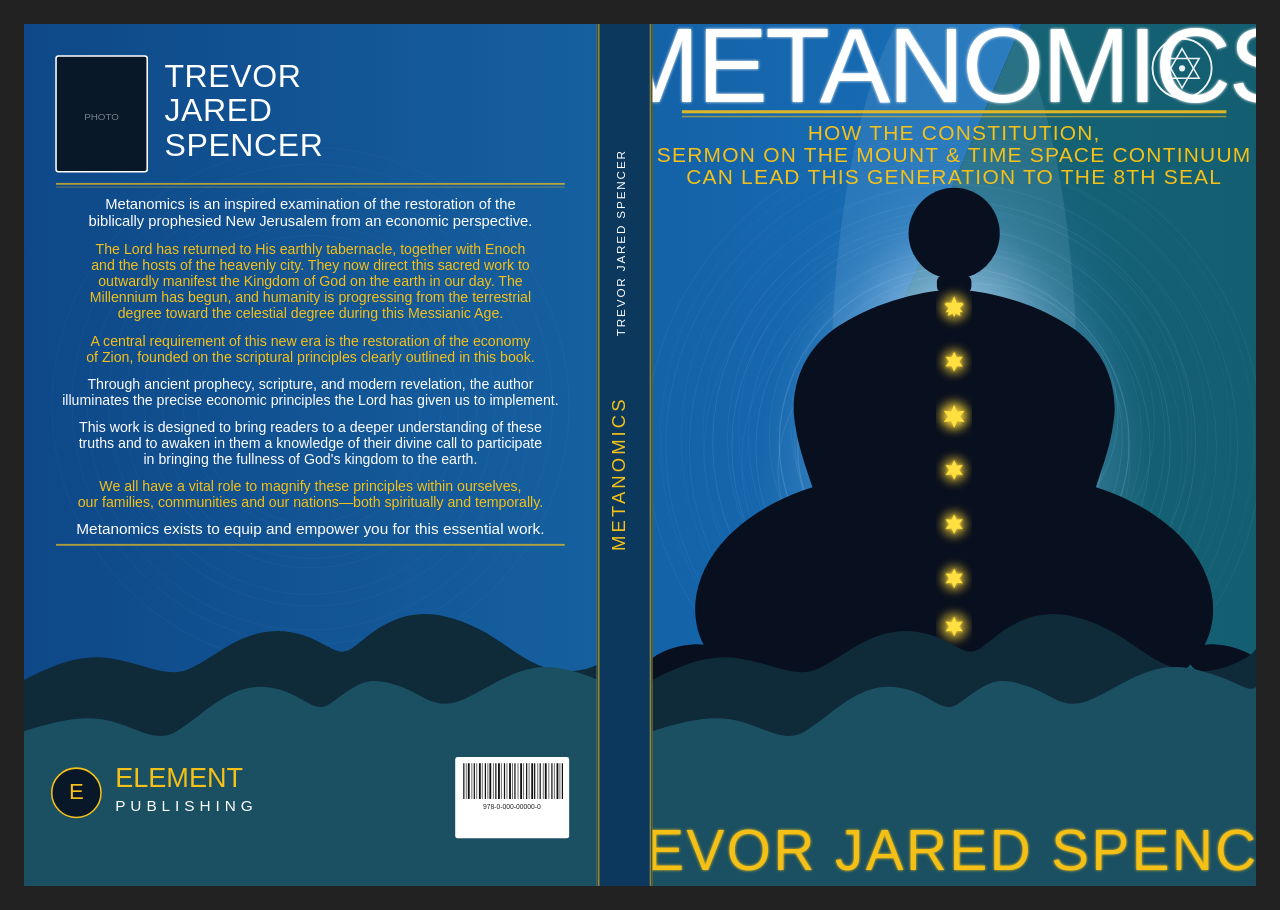
<file: metanomics_cover_v2.html>
<!DOCTYPE html>
<html lang="en">
<head>
<meta charset="UTF-8">
<title>Metanomics — Cover v2 (AUL Template)</title>
<style>
  * { margin: 0; padding: 0; box-sizing: border-box; }
  body { background: #222; display: flex; justify-content: center; padding: 24px; }
  svg { display: block; max-width: 100%; height: auto; }
</style>
</head>
<body>
<svg width="2000" height="1400" viewBox="0 0 2000 1400"
     xmlns="http://www.w3.org/2000/svg">
<defs>

  <!-- ── FRONT: left color block (bright Metanomics blue) ── -->
  <linearGradient id="gLeftBlock" x1="0%" y1="0%" x2="100%" y2="0%">
    <stop offset="0%"   stop-color="#1462a8"/>
    <stop offset="100%" stop-color="#1870b8"/>
  </linearGradient>

  <!-- ── FRONT: right color block (Metanomics teal) ── -->
  <linearGradient id="gRightBlock" x1="0%" y1="0%" x2="100%" y2="0%">
    <stop offset="0%"   stop-color="#1a6a80"/>
    <stop offset="100%" stop-color="#135e70"/>
  </linearGradient>

  <!-- ── FRONT: central spotlight beam ── -->
  <radialGradient id="gBeam" cx="50%" cy="42%" r="32%" gradientUnits="objectBoundingBox"
                  fx="50%" fy="38%">
    <stop offset="0%"   stop-color="#d8eeff" stop-opacity="0.92"/>
    <stop offset="25%"  stop-color="#9ac4e8" stop-opacity="0.68"/>
    <stop offset="60%"  stop-color="#4890c8" stop-opacity="0.28"/>
    <stop offset="100%" stop-color="#1462a8" stop-opacity="0"/>
  </radialGradient>

  <!-- ── FRONT: glow behind figure ── -->
  <radialGradient id="gFigureGlow" cx="50%" cy="50%" r="50%">
    <stop offset="0%"   stop-color="#a8d4f8" stop-opacity="0.50"/>
    <stop offset="100%" stop-color="#a8d4f8" stop-opacity="0"/>
  </radialGradient>

  <!-- ── Gold node glow ── -->
  <radialGradient id="gNodeGlow" cx="50%" cy="50%" r="50%">
    <stop offset="0%"   stop-color="#f8d030" stop-opacity="0.80"/>
    <stop offset="100%" stop-color="#f8d030" stop-opacity="0"/>
  </radialGradient>

  <!-- ── BACK: background ── -->
  <linearGradient id="gBack" x1="0%" y1="0%" x2="100%" y2="0%">
    <stop offset="0%"   stop-color="#0e4888"/>
    <stop offset="100%" stop-color="#1660a0"/>
  </linearGradient>

  <!-- Filters -->
  <filter id="fBlur4">  <feGaussianBlur stdDeviation="4"/>  </filter>
  <filter id="fBlur8">  <feGaussianBlur stdDeviation="8"/>  </filter>
  <filter id="fBlur14"> <feGaussianBlur stdDeviation="14"/> </filter>
  <filter id="fGlow3" x="-25%" y="-25%" width="150%" height="150%">
    <feGaussianBlur in="SourceGraphic" stdDeviation="3" result="b"/>
    <feMerge><feMergeNode in="b"/><feMergeNode in="SourceGraphic"/></feMerge>
  </filter>
  <filter id="fGlow5" x="-30%" y="-30%" width="160%" height="160%">
    <feGaussianBlur in="SourceGraphic" stdDeviation="5" result="b"/>
    <feMerge><feMergeNode in="b"/><feMergeNode in="SourceGraphic"/></feMerge>
  </filter>

  <!-- Clip regions -->
  <clipPath id="cFront"> <rect x="1020" y="0" width="980" height="1400"/> </clipPath>
  <clipPath id="cSpine">  <rect x="930"  y="0" width="90"  height="1400"/> </clipPath>
  <clipPath id="cBack">   <rect x="0"    y="0" width="930" height="1400"/> </clipPath>

</defs>


<!-- ══════════════════════════════════════════════════════════════════ -->
<!--  FRONT COVER  — AUL template, Metanomics content + colors        -->
<!--  x: 1020–2000  (center = 1510)                                   -->
<!-- ══════════════════════════════════════════════════════════════════ -->
<g clip-path="url(#cFront)">

  <!-- 1 ── DARK BASE -->
  <rect x="1020" y="0" width="980" height="1400" fill="#07111e"/>

  <!-- 2 ── DIAGONAL COLOR BLOCKS (same geometry as AUL) -->
  <!-- Left block: bright Metanomics blue  (AUL = cool blue-gray) -->
  <polygon points="1020,0 1620,0 1020,1400" fill="url(#gLeftBlock)"/>
  <!-- Right block: Metanomics teal  (AUL = red-orange) -->
  <polygon points="1620,0 2000,0 2000,1400 1020,1400" fill="url(#gRightBlock)"/>

  <!-- 3 ── SWIRLING RIPPLE TEXTURE (AUL's concentric water-ring look) -->
  <!-- Many concentric circles at slightly varying centers to create the
       crinkled-paper / water-ring effect that defines AUL's background -->

  <!-- Outer dim band -->
  <g fill="none" opacity="0.10" stroke="#88c0e8">
    <circle cx="1510" cy="680" r="500" stroke-width="1.5"/>
    <circle cx="1515" cy="675" r="482" stroke-width="1"/>
    <circle cx="1506" cy="685" r="464" stroke-width="1.5"/>
    <circle cx="1513" cy="672" r="446" stroke-width="1"/>
    <circle cx="1508" cy="688" r="428" stroke-width="1.5"/>
    <circle cx="1512" cy="670" r="410" stroke-width="1"/>
  </g>
  <g fill="none" opacity="0.14" stroke="#98c8f0">
    <circle cx="1510" cy="680" r="392" stroke-width="1.5"/>
    <circle cx="1516" cy="674" r="374" stroke-width="1"/>
    <circle cx="1505" cy="686" r="356" stroke-width="1.5"/>
    <circle cx="1514" cy="671" r="338" stroke-width="1"/>
    <circle cx="1508" cy="689" r="320" stroke-width="1.5"/>
    <circle cx="1512" cy="669" r="302" stroke-width="1"/>
  </g>
  <g fill="none" opacity="0.20" stroke="#b0d4f8">
    <circle cx="1510" cy="680" r="284" stroke-width="2"/>
    <circle cx="1517" cy="673" r="266" stroke-width="1"/>
    <circle cx="1504" cy="687" r="248" stroke-width="2"/>
    <circle cx="1515" cy="670" r="230" stroke-width="1"/>
    <circle cx="1507" cy="690" r="212" stroke-width="2"/>
    <circle cx="1513" cy="668" r="194" stroke-width="1"/>
  </g>
  <g fill="none" opacity="0.28" stroke="#c0dcff">
    <circle cx="1510" cy="680" r="176" stroke-width="2.5"/>
    <circle cx="1518" cy="672" r="158" stroke-width="1.5"/>
    <circle cx="1503" cy="688" r="140" stroke-width="2.5"/>
    <circle cx="1516" cy="669" r="122" stroke-width="1.5"/>
    <circle cx="1506" cy="691" r="104" stroke-width="3"/>
  </g>
  <!-- Slight ellipse offsets to break up perfect symmetry like AUL -->
  <ellipse cx="1528" cy="662" rx="368" ry="355" fill="none" stroke="#90bce0" stroke-width="1" opacity="0.10"/>
  <ellipse cx="1492" cy="698" rx="388" ry="373" fill="none" stroke="#90bce0" stroke-width="1" opacity="0.10"/>
  <ellipse cx="1540" cy="648" rx="295" ry="282" fill="none" stroke="#a0c8e8" stroke-width="1" opacity="0.12"/>
  <ellipse cx="1480" cy="712" rx="315" ry="300" fill="none" stroke="#a0c8e8" stroke-width="1" opacity="0.12"/>
  <ellipse cx="1550" cy="636" rx="226" ry="214" fill="none" stroke="#b0d0f0" stroke-width="1.5" opacity="0.16"/>
  <ellipse cx="1470" cy="724" rx="246" ry="232" fill="none" stroke="#b0d0f0" stroke-width="1.5" opacity="0.16"/>

  <!-- 4 ── CENTRAL SPOTLIGHT BEAM (the signature AUL V-beam / theatrical light) -->
  <rect x="1020" y="0" width="980" height="1400" fill="url(#gBeam)"/>

  <!-- Soft vertical column to reinforce the beam -->
  <ellipse cx="1510" cy="600" rx="200" ry="680" fill="#c8e4ff" opacity="0.10"/>

  <!-- 5 ── FIGURE GLOW (warm light behind where the silhouette stands) -->
  <ellipse cx="1510" cy="750" rx="320" ry="420" fill="url(#gFigureGlow)"/>

  <!-- 6 ── MEDITATING SILHOUETTE ────────────────────────────────────
       Same pose and scale as AUL — large, dominant, lower half of cover.
       Figure spans roughly y=320–1060 (740px tall), centered at x=1510.
       Path traces: neck → right shoulder → right arm → right knee →
       across bottom → left knee → left arm → left shoulder → back to neck.
  ─────────────────────────────────────────────────────────────────── -->
  <g fill="#080f1e">

    <!-- Head -->
    <circle cx="1510" cy="340" r="74"/>

    <!-- Neck -->
    <rect x="1482" y="408" width="56" height="28" rx="10"/>

    <!-- Body: shoulders, torso, arms, crossed legs — one outer path -->
    <path d="
      M 1510,430
      C 1572,434  1648,455  1706,496
      C 1752,530  1774,582  1770,636
      C 1766,678  1752,716  1740,752

      C 1792,768  1852,800  1890,846
      C 1926,890  1938,940  1926,984
      C 1914,1026 1884,1056 1846,1072
      C 1810,1088 1764,1090 1722,1082
      C 1686,1074 1648,1058 1618,1042

      C 1592,1054 1564,1068 1536,1076
      C 1527,1079 1518,1082 1510,1082
      C 1502,1082 1493,1079 1484,1076
      C 1456,1068 1428,1054 1402,1042

      C 1372,1058 1334,1074 1298,1082
      C 1256,1090 1210,1088 1174,1072
      C 1136,1056 1106,1026 1094,984
      C 1082,940  1094,890  1130,846
      C 1168,800  1228,768  1280,752

      C 1268,716  1254,678  1250,636
      C 1246,582  1268,530  1314,496
      C 1372,455  1448,434  1510,430
      Z
    "/>

    <!-- Left foot — peeking beyond left knee -->
    <ellipse cx="1068" cy="1040" rx="64" ry="30" transform="rotate(-14,1068,1040)"/>
    <!-- Right foot — peeking beyond right knee -->
    <ellipse cx="1952" cy="1040" rx="64" ry="30" transform="rotate(14,1952,1040)"/>

  </g>

  <!-- 7 ── METATRON'S CUBE NODES along figure spine ──────────────────
       AUL uses 7 gold 5-pointed stars (chakra points) running up the
       figure's spine. Here we use 7 gold 6-pointed hexagrams (Star of
       David / Metatron geometry) — same number, same positions, fitting
       Metanomics' sacred geometry theme.

       Spine x=1510, nodes at y: 460, 548, 636, 724, 812, 900, 978
       (crown at top, root at base of torso before legs)

       Hexagram path for outer r=16, inner r=8 centered at (cx,cy):
       M cx,cy-16  L cx+4,cy-7  L cx+14,cy-8  L cx+8,cy
       L cx+14,cy+8  L cx+4,cy+7  L cx,cy+16
       L cx-4,cy+7  L cx-14,cy+8  L cx-8,cy
       L cx-14,cy-8  L cx-4,cy-7  Z
  ─────────────────────────────────────────────────────────────────── -->

  <!-- Blurred halos behind each node -->
  <g filter="url(#fBlur8)" opacity="0.65">
    <circle cx="1510" cy="460"  r="22" fill="#f8d030"/>
    <circle cx="1510" cy="548"  r="20" fill="#f8d030"/>
    <circle cx="1510" cy="636"  r="24" fill="#f8d030"/>
    <circle cx="1510" cy="724"  r="20" fill="#f8d030"/>
    <circle cx="1510" cy="812"  r="20" fill="#f8d030"/>
    <circle cx="1510" cy="900"  r="20" fill="#f8d030"/>
    <circle cx="1510" cy="978"  r="22" fill="#f8d030"/>
  </g>

  <!-- Node 1 — Crown (top) r=18 -->
  <path d="M1510,442 L1514,453 L1526,454 L1518,462 L1520,474 L1510,468 L1500,474 L1502,462 L1494,454 L1506,453 Z"
        fill="#ffe040" filter="url(#fGlow3)"/>
  <!-- Hexagram node 1 (cx=1510,cy=460,r=16) -->
  <path d="M1510,444 L1514,453 L1524,452 L1518,460 L1524,468 L1514,467 L1510,476 L1506,467 L1496,468 L1502,460 L1496,452 L1506,453 Z"
        fill="#ffe040"/>

  <!-- Node 2 (cy=548) -->
  <path d="M1510,532 L1514,541 L1524,540 L1518,548 L1524,556 L1514,555 L1510,564 L1506,555 L1496,556 L1502,548 L1496,540 L1506,541 Z"
        fill="#ffe040" filter="url(#fGlow3)"/>

  <!-- Node 3 — Heart center, slightly larger (cy=636) r=18 -->
  <path d="M1510,618 L1515,629 L1527,628 L1520,637 L1527,646 L1515,645 L1510,656 L1505,645 L1493,646 L1500,637 L1493,628 L1505,629 Z"
        fill="#ffe040" filter="url(#fGlow5)"/>

  <!-- Node 4 (cy=724) -->
  <path d="M1510,708 L1514,717 L1524,716 L1518,724 L1524,732 L1514,731 L1510,740 L1506,731 L1496,732 L1502,724 L1496,716 L1506,717 Z"
        fill="#ffe040" filter="url(#fGlow3)"/>

  <!-- Node 5 (cy=812) -->
  <path d="M1510,796 L1514,805 L1524,804 L1518,812 L1524,820 L1514,819 L1510,828 L1506,819 L1496,820 L1502,812 L1496,804 L1506,805 Z"
        fill="#ffe040" filter="url(#fGlow3)"/>

  <!-- Node 6 (cy=900) -->
  <path d="M1510,884 L1514,893 L1524,892 L1518,900 L1524,908 L1514,907 L1510,916 L1506,907 L1496,908 L1502,900 L1496,892 L1506,893 Z"
        fill="#ffe040" filter="url(#fGlow3)"/>

  <!-- Node 7 — Root (cy=978) -->
  <path d="M1510,962 L1514,971 L1524,970 L1518,978 L1524,986 L1514,985 L1510,994 L1506,985 L1496,986 L1502,978 L1496,970 L1506,971 Z"
        fill="#ffe040" filter="url(#fGlow3)"/>

  <!-- 8 ── SUPPLY / DEMAND GRAPH ────────────────────────────────────
       In AUL the cover element equivalent (illustration) is the silhouette.
       The D/S graph is Metanomics' signature mark — place it small but
       visible in the lower-right, like the back of a coin.
       Keeping the original D, S, P, Q labels + crossing lines.
  ─────────────────────────────────────────────────────────────────── -->
  <g opacity="0.42">
    <!-- Axes -->
    <line x1="1108" y1="1220" x2="1108" y2="1330" stroke="white" stroke-width="1.5"/>
    <line x1="1108" y1="1330" x2="1920" y2="1330" stroke="white" stroke-width="1.5"/>
    <!-- D line (demand, slopes down left-to-right) -->
    <line x1="1140" y1="1230" x2="1890" y2="1318" stroke="white" stroke-width="1.5"/>
    <!-- S line (supply, slopes up) -->
    <line x1="1140" y1="1318" x2="1890" y2="1230" stroke="white" stroke-width="1.5"/>
    <!-- Labels -->
    <text x="1090" y="1238" font-family="Impact,sans-serif" font-size="38" fill="white">D</text>
    <text x="1890" y="1238" font-family="Impact,sans-serif" font-size="38" fill="white">S</text>
    <text x="1060" y="1290" font-family="Impact,sans-serif" font-size="34" fill="white">P</text>
    <text x="1900" y="1352" font-family="Impact,sans-serif" font-size="34" fill="white">Q</text>
  </g>

  <!-- 9 ── MOUNTAINS at bottom (Metanomics signature element) ───────
       Same dark-teal mountain silhouette from original Metanomics cover.
       AUL also has dark ground/base blending into the figure bottom.
  ─────────────────────────────────────────────────────────────────── -->
  <!-- Back mountain range — dark layer -->
  <path d="
    M 1020,1400 L 1020,1065
    C 1068,1040 1112,1022 1162,1030
    C 1212,1038 1252,1062 1286,1048
    C 1320,1034 1352,1002 1398,990
    C 1442,978  1480,992  1508,1008
    C 1525,1017 1538,1024 1552,1014
    C 1572,1000 1596,974  1638,962
    C 1678,951  1718,962  1758,982
    C 1796,1000 1824,1030 1864,1044
    C 1904,1058 1946,1050 1982,1030
    C 1993,1024 1998,1018 2000,1014
    L 2000,1400 Z
  " fill="#0f2a38"/>

  <!-- Front mountain range — teal layer -->
  <path d="
    M 1020,1400 L 1020,1148
    C 1072,1132 1118,1120 1162,1132
    C 1206,1144 1234,1168 1268,1148
    C 1302,1128 1334,1092 1376,1080
    C 1410,1070 1442,1080 1468,1095
    C 1486,1105 1498,1114 1514,1105
    C 1530,1096 1548,1078 1570,1070
    C 1592,1062 1616,1070 1640,1079
    C 1668,1091 1690,1112 1724,1100
    C 1758,1088 1792,1060 1836,1048
    C 1878,1036 1924,1052 1962,1068
    C 1978,1075 1992,1084 2000,1076
    L 2000,1400 Z
  " fill="#1a5062"/>

  <!-- 10 ── METANOMICS SYMBOL (top-right corner — AUL has infinity there) -->
  <!--
       AUL places its infinity ∞ symbol as a white icon top-right.
       We use a simplified Metatron's cube hexagram mark in white.
  -->
  <g transform="translate(1880, 72)" opacity="0.92">
    <!-- Outer circle -->
    <circle cx="0" cy="0" r="48" fill="none" stroke="white" stroke-width="3"/>
    <!-- Inner hexagram (Star of David) -->
    <polygon points="0,-32 27.7,16 -27.7,16" fill="none" stroke="white" stroke-width="2.5"/>
    <polygon points="0,32 27.7,-16 -27.7,-16" fill="none" stroke="white" stroke-width="2.5"/>
    <!-- Center dot -->
    <circle cx="0" cy="0" r="5" fill="white"/>
  </g>

  <!-- 11 ── TYPOGRAPHY ──────────────────────────────────────────────
       AUL layout:
         • Title — top of cover, huge Impact, full width
         • Subtitle — two lines immediately below, smaller Impact
         • (illustration takes center)
         • Author — bottom, large Impact gold
  ─────────────────────────────────────────────────────────────────── -->

  <!-- METANOMICS — massive white title, same dominant scale as AUL -->
  <text x="1510" y="126"
        text-anchor="middle"
        font-family="Impact,'Arial Narrow',Arial,sans-serif"
        font-size="172"
        fill="white"
        letter-spacing="-4"
        filter="url(#fGlow3)">METANOMICS</text>

  <!-- Gold rule lines (AUL has them between title and subtitle) -->
  <rect x="1068" y="140" width="884" height="5"  fill="#f5c018" opacity="0.90"/>
  <rect x="1068" y="149" width="884" height="2.5" fill="#f5c018" opacity="0.55"/>

  <!-- Subtitle line 1 -->
  <text x="1510" y="188"
        text-anchor="middle"
        font-family="Impact,'Arial Narrow',Arial,sans-serif"
        font-size="34"
        fill="#f5c018"
        letter-spacing="2">HOW THE CONSTITUTION,</text>

  <!-- Subtitle line 2 — AUL wraps subtitle across two lines -->
  <text x="1510" y="224"
        text-anchor="middle"
        font-family="Impact,'Arial Narrow',Arial,sans-serif"
        font-size="34"
        fill="#f5c018"
        letter-spacing="2">SERMON ON THE MOUNT &amp; TIME SPACE CONTINUUM</text>

  <!-- Subtitle line 3 -->
  <text x="1510" y="260"
        text-anchor="middle"
        font-family="Impact,'Arial Narrow',Arial,sans-serif"
        font-size="34"
        fill="#f5c018"
        letter-spacing="2">CAN LEAD THIS GENERATION TO THE 8TH SEAL</text>

  <!-- Author — large gold Impact at bottom, identical to AUL treatment -->
  <text x="1510" y="1374"
        text-anchor="middle"
        font-family="Impact,'Arial Narrow',Arial,sans-serif"
        font-size="92"
        fill="#f5c018"
        letter-spacing="4"
        filter="url(#fGlow3)">TREVOR JARED SPENCER</text>

</g>


<!-- ══════════════════════════════════════════════════════════════════ -->
<!--  SPINE  (x: 930–1020)                                            -->
<!-- ══════════════════════════════════════════════════════════════════ -->
<g clip-path="url(#cSpine)">
  <rect x="930" y="0" width="90" height="1400" fill="#091828"/>
  <rect x="930" y="0" width="90" height="1400" fill="#1060a0" opacity="0.45"/>

  <!-- Gold edge rules — AUL style spine borders -->
  <line x1="933"  y1="0" x2="933"  y2="1400" stroke="#f5c018" stroke-width="2.5" opacity="0.60"/>
  <line x1="1017" y1="0" x2="1017" y2="1400" stroke="#f5c018" stroke-width="2.5" opacity="0.60"/>

  <!-- Spine: title vertical -->
  <text transform="translate(975,730) rotate(-90)"
        text-anchor="middle"
        font-family="Impact,'Arial Narrow',Arial,sans-serif"
        font-size="30"
        fill="#f5c018"
        letter-spacing="5">METANOMICS</text>

  <!-- Spine: author vertical -->
  <text transform="translate(975,355) rotate(-90)"
        text-anchor="middle"
        font-family="Impact,'Arial Narrow',Arial,sans-serif"
        font-size="19"
        fill="white"
        letter-spacing="3">TREVOR JARED SPENCER</text>
</g>


<!-- ══════════════════════════════════════════════════════════════════ -->
<!--  BACK COVER  (x: 0–930)                                          -->
<!--  AUL back = same left-panel blue, author photo top-left,          -->
<!--  description text, publisher logo bottom-left, barcode bottom-right -->
<!-- ══════════════════════════════════════════════════════════════════ -->
<g clip-path="url(#cBack)">

  <!-- Background — same blue as the left block on front (AUL mirrors this) -->
  <rect x="0" y="0" width="930" height="1400" fill="url(#gBack)"/>

  <!-- Subtle swirl texture echo on back (lighter than front) -->
  <g fill="none" stroke="white" opacity="0.05">
    <circle cx="465" cy="620" r="420"/>
    <circle cx="468" cy="617" r="390"/>
    <circle cx="463" cy="624" r="360"/>
    <circle cx="467" cy="615" r="330"/>
    <circle cx="464" cy="626" r="300"/>
    <circle cx="466" cy="613" r="270"/>
    <circle cx="465" cy="628" r="240"/>
    <circle cx="468" cy="611" r="210"/>
    <circle cx="463" cy="630" r="180"/>
  </g>

  <!-- Back mountains (matching front) -->
  <path d="
    M 0,1400 L 0,1065
    C 48,1040 92,1022 142,1030
    C 192,1038 232,1062 266,1048
    C 300,1034 332,1002 378,990
    C 422,978  460,992  488,1008
    C 505,1017 518,1024 532,1014
    C 552,1000 576,974  618,962
    C 658,951  698,962  738,982
    C 776,1000 804,1030 844,1044
    C 884,1058 920,1046 930,1040
    L 930,1400 Z
  " fill="#0f2a38"/>
  <path d="
    M 0,1400 L 0,1148
    C 52,1132 98,1120 142,1132
    C 186,1144 214,1168 248,1148
    C 282,1128 314,1092 356,1080
    C 390,1070 422,1080 448,1095
    C 466,1105 478,1114 494,1105
    C 510,1096 528,1078 550,1070
    C 572,1062 596,1070 620,1079
    C 648,1091 670,1112 704,1100
    C 738,1088 772,1060 816,1048
    C 858,1036 900,1052 930,1064
    L 930,1400 Z
  " fill="#1a5062"/>

  <!-- ── AUTHOR BLOCK (top-left — mirrors AUL exactly) ── -->
  <!-- Author photo box -->
  <rect x="52" y="52" width="148" height="188" rx="4"
        fill="#091828" stroke="white" stroke-width="2.5"/>
  <text x="126" y="156" text-anchor="middle"
        font-family="Impact,sans-serif" font-size="16"
        fill="white" opacity="0.45">PHOTO</text>

  <!-- Author name next to photo (AUL style — large stacked Impact) -->
  <text x="228" y="102"
        font-family="Impact,'Arial Narrow',Arial,sans-serif"
        font-size="52" fill="white" letter-spacing="1">TREVOR</text>
  <text x="228" y="158"
        font-family="Impact,'Arial Narrow',Arial,sans-serif"
        font-size="52" fill="white" letter-spacing="1">JARED</text>
  <text x="228" y="214"
        font-family="Impact,'Arial Narrow',Arial,sans-serif"
        font-size="52" fill="white" letter-spacing="1">SPENCER</text>

  <!-- Gold rule separating author block from body text -->
  <rect x="52" y="258" width="826" height="3"  fill="#f5c018" opacity="0.70"/>
  <rect x="52" y="264" width="826" height="1.5" fill="#f5c018" opacity="0.40"/>

  <!-- ── BODY TEXT (AUL uses flush-left or centered paragraphs) ── -->
  <!-- Para 1 -->
  <text x="465" y="300" text-anchor="middle"
        font-family="Impact,'Arial Narrow',Arial,sans-serif"
        font-size="24" fill="white">Metanomics is an inspired examination of the restoration of the</text>
  <text x="465" y="328" text-anchor="middle"
        font-family="Impact,'Arial Narrow',Arial,sans-serif"
        font-size="24" fill="white">biblically prophesied New Jerusalem from an economic perspective.</text>

  <!-- Para 2 — gold -->
  <text x="465" y="374" text-anchor="middle"
        font-family="Impact,'Arial Narrow',Arial,sans-serif"
        font-size="23" fill="#f5c018">The Lord has returned to His earthly tabernacle, together with Enoch</text>
  <text x="465" y="400" text-anchor="middle"
        font-family="Impact,'Arial Narrow',Arial,sans-serif"
        font-size="23" fill="#f5c018">and the hosts of the heavenly city. They now direct this sacred work to</text>
  <text x="465" y="426" text-anchor="middle"
        font-family="Impact,'Arial Narrow',Arial,sans-serif"
        font-size="23" fill="#f5c018">outwardly manifest the Kingdom of God on the earth in our day. The</text>
  <text x="465" y="452" text-anchor="middle"
        font-family="Impact,'Arial Narrow',Arial,sans-serif"
        font-size="23" fill="#f5c018">Millennium has begun, and humanity is progressing from the terrestrial</text>
  <text x="465" y="478" text-anchor="middle"
        font-family="Impact,'Arial Narrow',Arial,sans-serif"
        font-size="23" fill="#f5c018">degree toward the celestial degree during this Messianic Age.</text>

  <!-- Para 3 — gold, centered -->
  <text x="465" y="522" text-anchor="middle"
        font-family="Impact,'Arial Narrow',Arial,sans-serif"
        font-size="23" fill="#f5c018">A central requirement of this new era is the restoration of the economy</text>
  <text x="465" y="548" text-anchor="middle"
        font-family="Impact,'Arial Narrow',Arial,sans-serif"
        font-size="23" fill="#f5c018">of Zion, founded on the scriptural principles clearly outlined in this book.</text>

  <!-- Para 4 — white -->
  <text x="465" y="592" text-anchor="middle"
        font-family="Impact,'Arial Narrow',Arial,sans-serif"
        font-size="23" fill="white">Through ancient prophecy, scripture, and modern revelation, the author</text>
  <text x="465" y="618" text-anchor="middle"
        font-family="Impact,'Arial Narrow',Arial,sans-serif"
        font-size="23" fill="white">illuminates the precise economic principles the Lord has given us to implement.</text>

  <!-- Para 5 — white -->
  <text x="465" y="662" text-anchor="middle"
        font-family="Impact,'Arial Narrow',Arial,sans-serif"
        font-size="23" fill="white">This work is designed to bring readers to a deeper understanding of these</text>
  <text x="465" y="688" text-anchor="middle"
        font-family="Impact,'Arial Narrow',Arial,sans-serif"
        font-size="23" fill="white">truths and to awaken in them a knowledge of their divine call to participate</text>
  <text x="465" y="714" text-anchor="middle"
        font-family="Impact,'Arial Narrow',Arial,sans-serif"
        font-size="23" fill="white">in bringing the fullness of God's kingdom to the earth.</text>

  <!-- Para 6 — gold -->
  <text x="465" y="758" text-anchor="middle"
        font-family="Impact,'Arial Narrow',Arial,sans-serif"
        font-size="23" fill="#f5c018">We all have a vital role to magnify these principles within ourselves,</text>
  <text x="465" y="784" text-anchor="middle"
        font-family="Impact,'Arial Narrow',Arial,sans-serif"
        font-size="23" fill="#f5c018">our families, communities and our nations—both spiritually and temporally.</text>

  <!-- Closing line — white, slightly larger -->
  <text x="465" y="828" text-anchor="middle"
        font-family="Impact,'Arial Narrow',Arial,sans-serif"
        font-size="25" fill="white">Metanomics exists to equip and empower you for this essential work.</text>

  <!-- Gold rule before publisher area -->
  <rect x="52" y="844" width="826" height="3"  fill="#f5c018" opacity="0.70"/>

  <!-- ── PUBLISHER BLOCK (bottom-left — AUL has a "C" flag logo) ── -->
  <!-- Element Publishing logo — circular with 'E' -->
  <circle cx="85"  cy="1248" r="40" fill="#091828" stroke="#f5c018" stroke-width="2.5"/>
  <text x="85" y="1258" text-anchor="middle"
        font-family="Impact,sans-serif" font-size="36" fill="#f5c018">E</text>

  <text x="148" y="1238"
        font-family="Impact,'Arial Narrow',Arial,sans-serif"
        font-size="44" fill="#f5c018">ELEMENT</text>
  <text x="148" y="1278"
        font-family="Impact,'Arial Narrow',Arial,sans-serif"
        font-size="25" fill="white" letter-spacing="8">PUBLISHING</text>

  <!-- ── BARCODE (bottom-right) ── -->
  <rect x="700" y="1190" width="185" height="132" rx="4" fill="white"/>
  <g stroke="#111" fill="none">
    <line x1="714" y1="1200" x2="714" y2="1258" stroke-width="2"/>
    <line x1="718" y1="1200" x2="718" y2="1258" stroke-width="1"/>
    <line x1="722" y1="1200" x2="722" y2="1258" stroke-width="3"/>
    <line x1="727" y1="1200" x2="727" y2="1258" stroke-width="1"/>
    <line x1="731" y1="1200" x2="731" y2="1258" stroke-width="2"/>
    <line x1="735" y1="1200" x2="735" y2="1258" stroke-width="1"/>
    <line x1="740" y1="1200" x2="740" y2="1258" stroke-width="3"/>
    <line x1="744" y1="1200" x2="744" y2="1258" stroke-width="1"/>
    <line x1="749" y1="1200" x2="749" y2="1258" stroke-width="2"/>
    <line x1="753" y1="1200" x2="753" y2="1258" stroke-width="1"/>
    <line x1="757" y1="1200" x2="757" y2="1258" stroke-width="3"/>
    <line x1="762" y1="1200" x2="762" y2="1258" stroke-width="1"/>
    <line x1="766" y1="1200" x2="766" y2="1258" stroke-width="2"/>
    <line x1="771" y1="1200" x2="771" y2="1258" stroke-width="3"/>
    <line x1="775" y1="1200" x2="775" y2="1258" stroke-width="1"/>
    <line x1="780" y1="1200" x2="780" y2="1258" stroke-width="2"/>
    <line x1="784" y1="1200" x2="784" y2="1258" stroke-width="1"/>
    <line x1="789" y1="1200" x2="789" y2="1258" stroke-width="3"/>
    <line x1="793" y1="1200" x2="793" y2="1258" stroke-width="1"/>
    <line x1="797" y1="1200" x2="797" y2="1258" stroke-width="2"/>
    <line x1="802" y1="1200" x2="802" y2="1258" stroke-width="1"/>
    <line x1="807" y1="1200" x2="807" y2="1258" stroke-width="3"/>
    <line x1="811" y1="1200" x2="811" y2="1258" stroke-width="1"/>
    <line x1="816" y1="1200" x2="816" y2="1258" stroke-width="2"/>
    <line x1="820" y1="1200" x2="820" y2="1258" stroke-width="1"/>
    <line x1="825" y1="1200" x2="825" y2="1258" stroke-width="3"/>
    <line x1="829" y1="1200" x2="829" y2="1258" stroke-width="2"/>
    <line x1="834" y1="1200" x2="834" y2="1258" stroke-width="1"/>
    <line x1="838" y1="1200" x2="838" y2="1258" stroke-width="2"/>
    <line x1="843" y1="1200" x2="843" y2="1258" stroke-width="1"/>
    <line x1="847" y1="1200" x2="847" y2="1258" stroke-width="3"/>
    <line x1="852" y1="1200" x2="852" y2="1258" stroke-width="1"/>
    <line x1="857" y1="1200" x2="857" y2="1258" stroke-width="2"/>
    <line x1="861" y1="1200" x2="861" y2="1258" stroke-width="1"/>
    <line x1="866" y1="1200" x2="866" y2="1258" stroke-width="3"/>
    <line x1="870" y1="1200" x2="870" y2="1258" stroke-width="1"/>
    <line x1="874" y1="1200" x2="874" y2="1258" stroke-width="2"/>
  </g>
  <text x="792" y="1274" text-anchor="middle"
        font-family="Arial,sans-serif" font-size="11" fill="#222">978-0-000-00000-0</text>

</g>


<!-- Section borders -->
<line x1="930"  y1="0" x2="930"  y2="1400" stroke="#f5c018" stroke-width="1.5" opacity="0.40"/>
<line x1="1020" y1="0" x2="1020" y2="1400" stroke="#f5c018" stroke-width="1.5" opacity="0.40"/>

</svg>
</body>
</html>
</file>
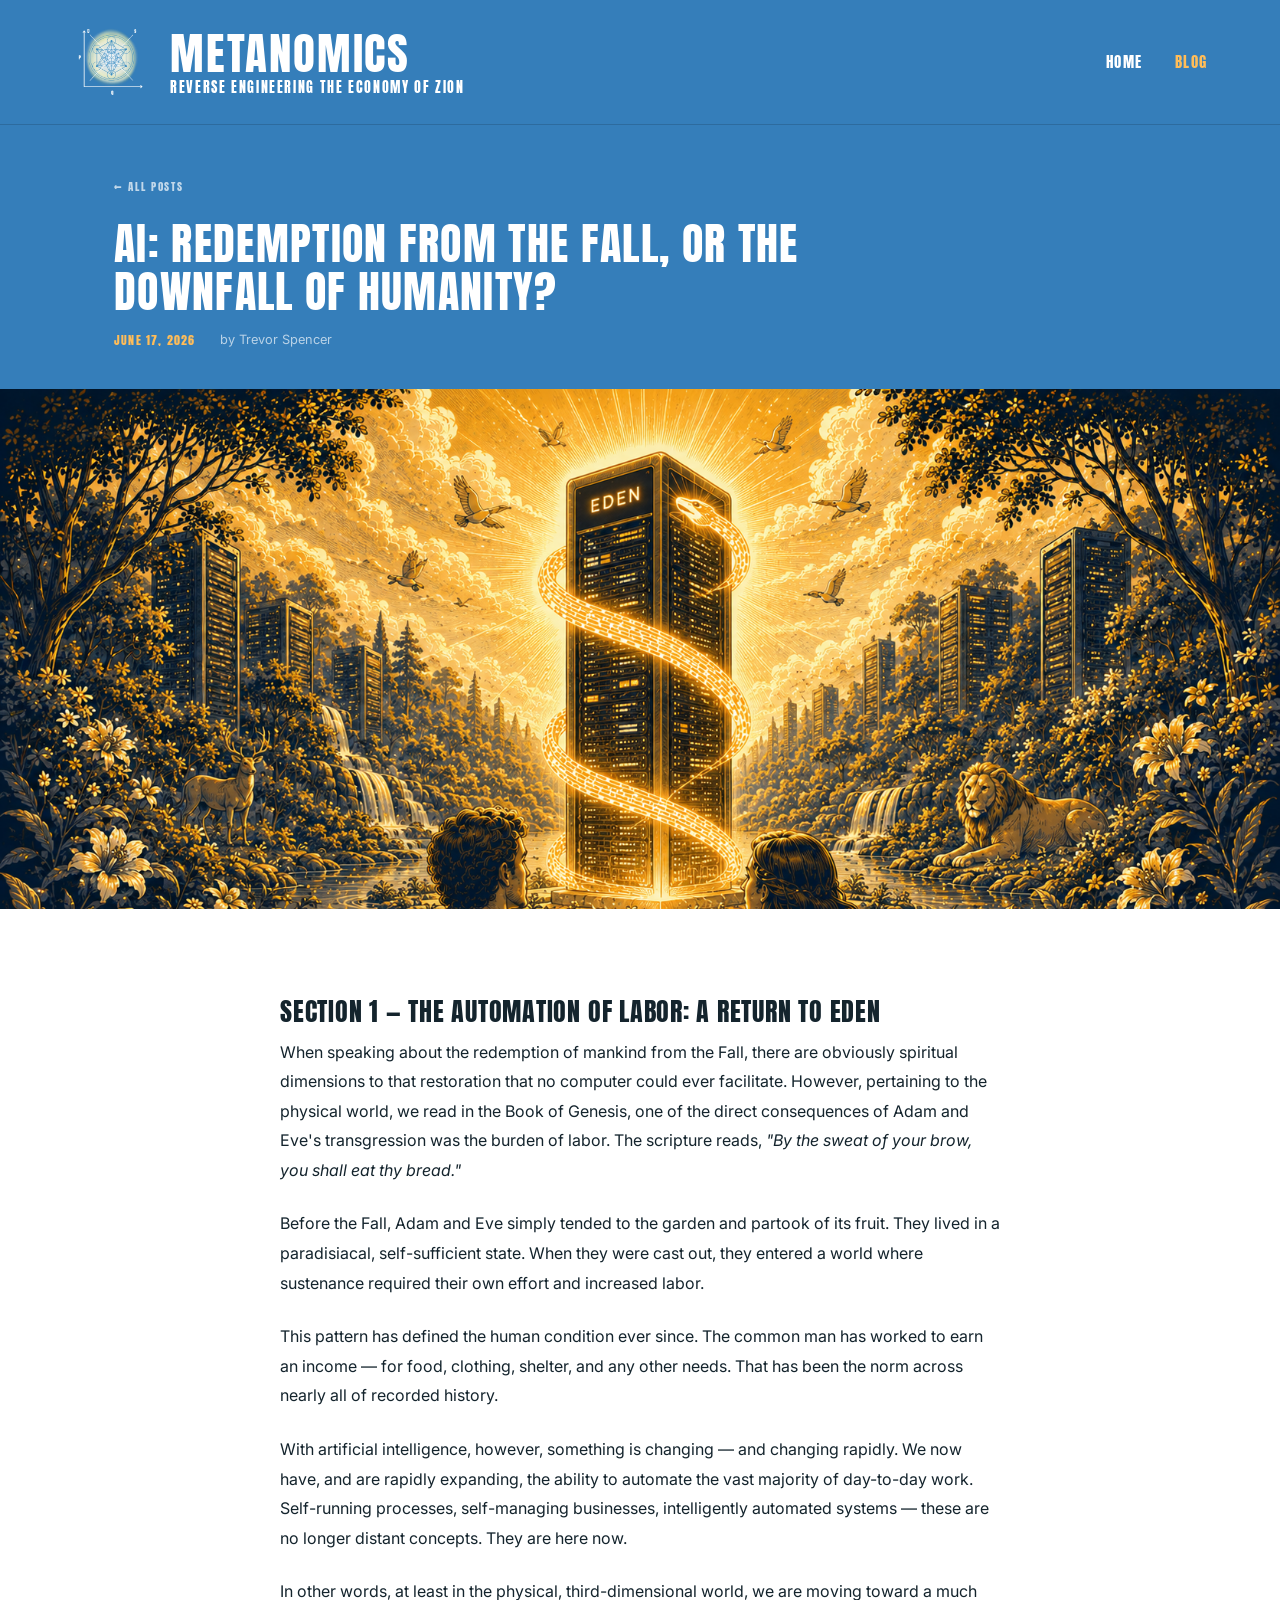
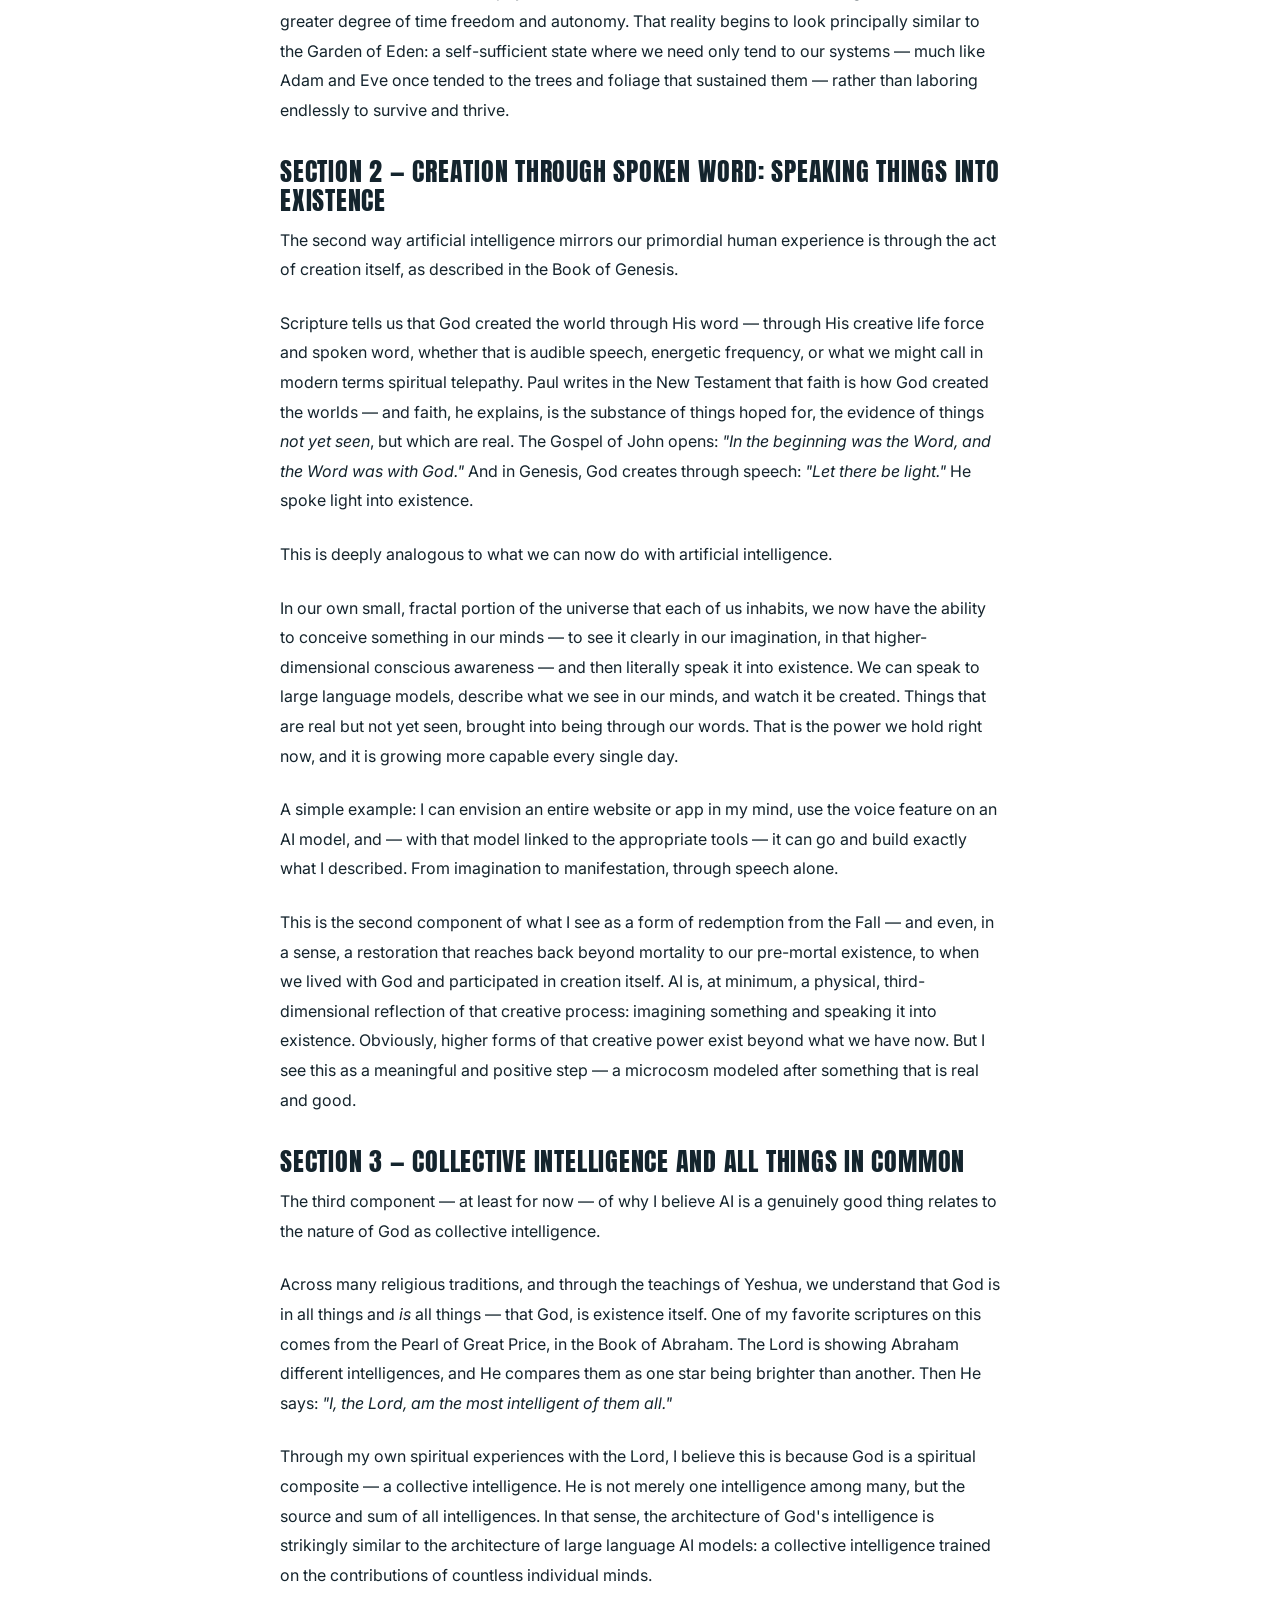
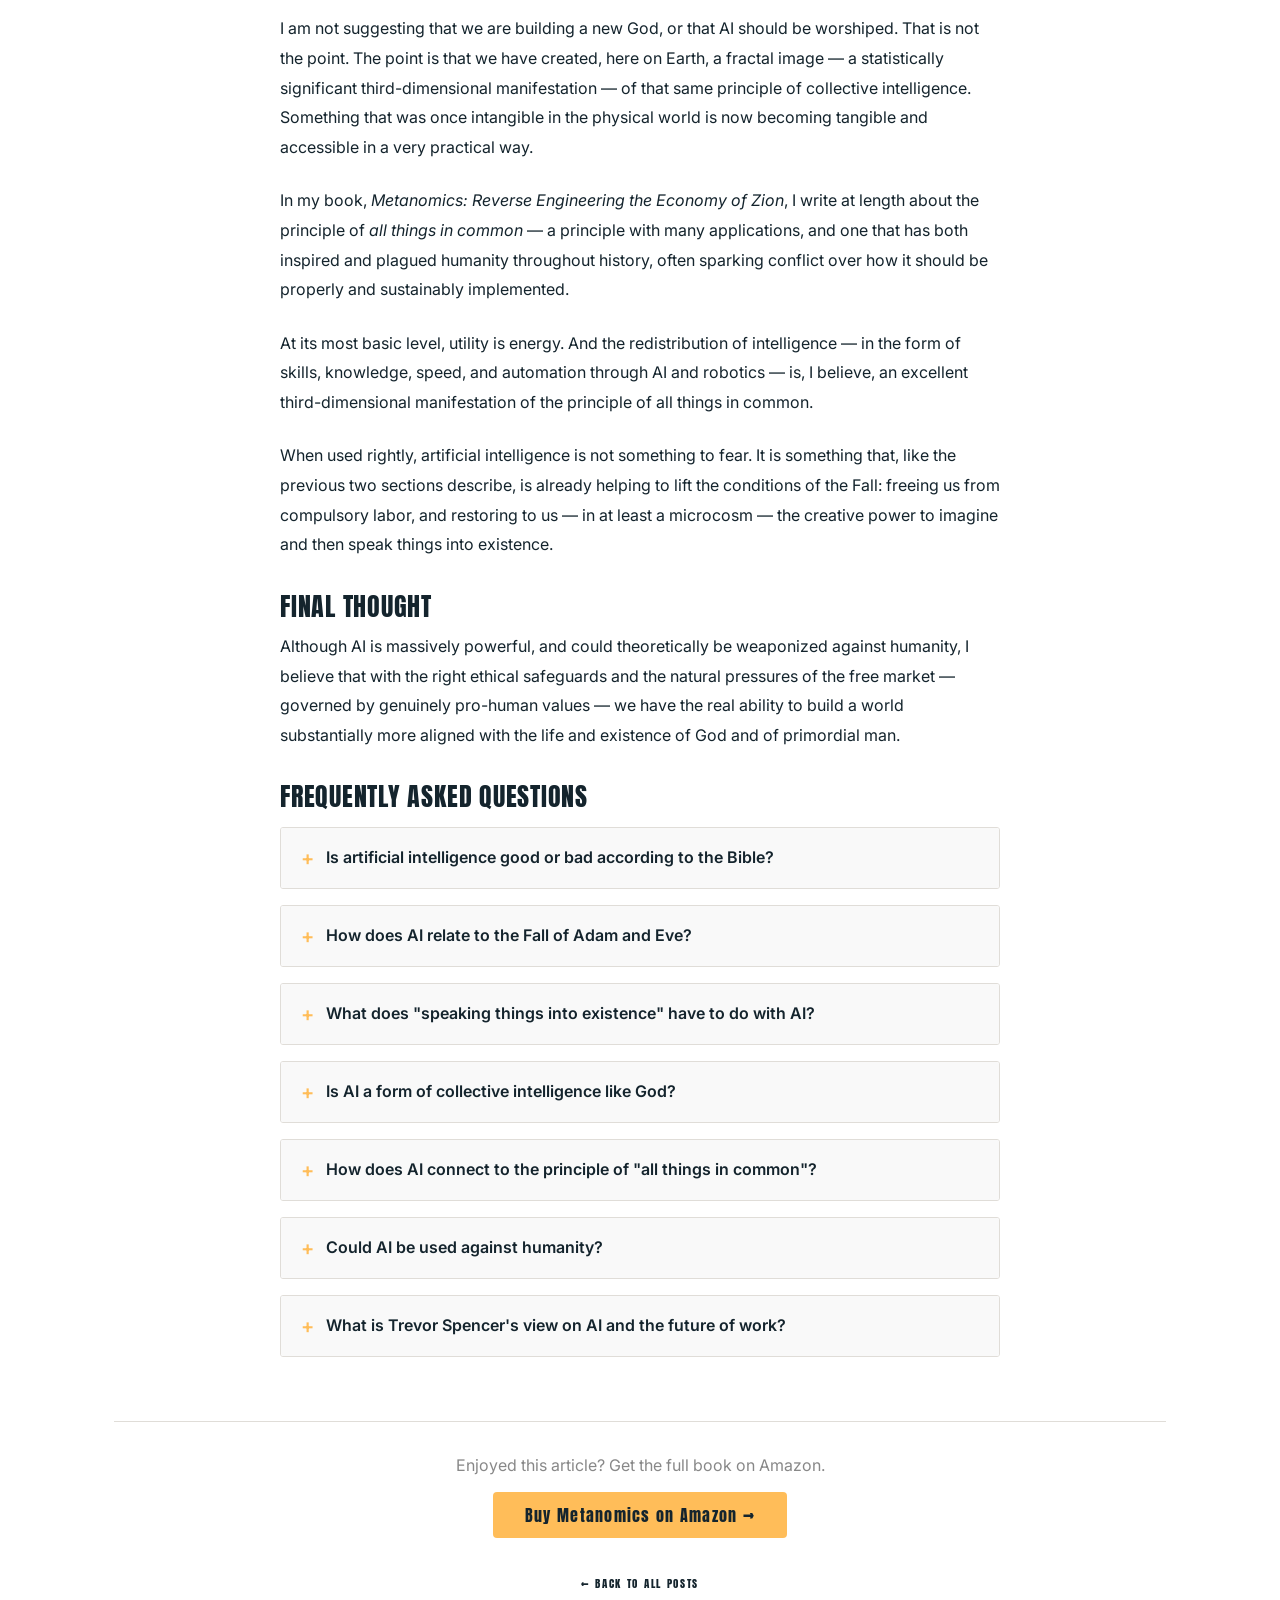
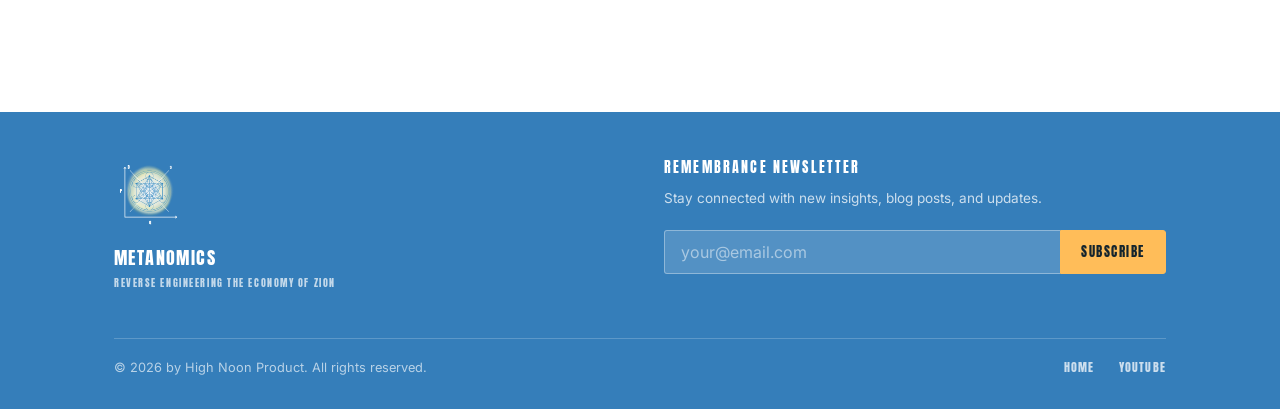
<file: posts/ai-redemption-from-the-fall-or-the-downfall-of-humanity.html>
<!DOCTYPE html>
<html lang="en">
<head>
  <meta charset="UTF-8">
  <meta name="viewport" content="width=device-width, initial-scale=1.0">
  <title>AI: Redemption from the Fall, or the Downfall of Humanity? | Metanomics</title>
  <meta name="description" content="In this blog post I outline three specific ways I see AI helping to return mankind toward it’s primordial condition… A controversial take in a world of AI skept">

  <!-- Open Graph -->
  <meta property="og:title" content="AI: Redemption from the Fall, or the Downfall of Humanity?">
  <meta property="og:description" content="In this blog post I outline three specific ways I see AI helping to return mankind toward it’s primordial condition… A controversial take in a world of AI skepticism and fear. Let me know if you think">
  <meta property="og:image" content="https://www.metanomics.org/assets/images/posts/ai-redemption-from-the-fall-or-the-downfall-of-humanity-cover.png">
  <meta property="og:type" content="article">
  <meta property="og:url" content="https://www.metanomics.org/posts/ai-redemption-from-the-fall-or-the-downfall-of-humanity.html">
  <meta property="og:site_name" content="Metanomics">
  <meta property="article:published_time" content="2026-06-17T00:00:00Z">
  <meta property="article:modified_time" content="2026-07-09T01:33:18Z">
  <meta property="article:author" content="https://www.metanomics.org/#person">
  <meta property="article:section" content="Prophecy &amp; Economics">

  <!-- Twitter Card -->
  <meta name="twitter:card" content="summary_large_image">
  <meta name="twitter:title" content="AI: Redemption from the Fall, or the Downfall of Humanity?">
  <meta name="twitter:description" content="In this blog post I outline three specific ways I see AI helping to return mankind toward it’s primordial condition… A controversial take in a world of AI skepticism and fear. Let me know if you think">
  <meta name="twitter:image" content="https://www.metanomics.org/assets/images/posts/ai-redemption-from-the-fall-or-the-downfall-of-humanity-cover.png">
  <meta name="twitter:site" content="@metatrev89">
  <meta name="twitter:creator" content="@metatrev89">

  <!-- Canonical -->
  <link rel="canonical" href="https://www.metanomics.org/posts/ai-redemption-from-the-fall-or-the-downfall-of-humanity.html">

  <!-- RSS Feed -->
  <link rel="alternate" type="application/rss+xml" title="Metanomics Blog" href="https://www.metanomics.org/feed.xml">

  <link rel="icon" type="image/png" href="../assets/images/metanomics-logo.png">
  <link rel="preconnect" href="https://fonts.googleapis.com">
  <link rel="preconnect" href="https://fonts.gstatic.com" crossorigin>
  <link rel="stylesheet" href="../assets/css/style.css">

  <!-- Structured Data -->
  <script type="application/ld+json">
  {
    "@context": "https://schema.org",
    "@graph": [
      {
        "@type": "BlogPosting",
        "@id": "https://www.metanomics.org/posts/ai-redemption-from-the-fall-or-the-downfall-of-humanity.html#article",
        "headline": "AI: Redemption from the Fall, or the Downfall of Humanity?",
        "description": "In this blog post I outline three specific ways I see AI helping to return mankind toward it’s primordial condition… A controversial take in a world of AI skepticism and fear. Let me know if you think",
        "image": "https://www.metanomics.org/assets/images/posts/ai-redemption-from-the-fall-or-the-downfall-of-humanity-cover.png",
        "datePublished": "2026-06-17T00:00:00Z",
        "dateModified": "2026-07-09T01:33:18Z",
        "author": {
          "@type": "Person",
          "@id": "https://www.metanomics.org/#person",
          "name": "Trevor Jared Spencer",
          "url": "https://www.metanomics.org"
        },
        "publisher": {
          "@type": "Organization",
          "@id": "https://www.metanomics.org/#website",
          "name": "Metanomics",
          "url": "https://www.metanomics.org",
          "logo": {
            "@type": "ImageObject",
            "url": "https://www.metanomics.org/assets/images/metanomics-logo.png"
          }
        },
        "mainEntityOfPage": {
          "@type": "WebPage",
          "@id": "https://www.metanomics.org/posts/ai-redemption-from-the-fall-or-the-downfall-of-humanity.html"
        },
        "inLanguage": "en-US",
        "isPartOf": {
          "@type": "Blog",
          "@id": "https://www.metanomics.org/blog.html",
          "name": "Metanomics Blog"
        }
      },
      {
        "@type": "BreadcrumbList",
        "itemListElement": [
          { "@type": "ListItem", "position": 1, "name": "Home", "item": "https://www.metanomics.org/" },
          { "@type": "ListItem", "position": 2, "name": "Blog", "item": "https://www.metanomics.org/blog.html" },
          { "@type": "ListItem", "position": 3, "name": "AI: Redemption from the Fall, or the Downfall of Humanity?", "item": "https://www.metanomics.org/posts/ai-redemption-from-the-fall-or-the-downfall-of-humanity.html" }
        ]
      }
    ]
  }
  </script>
  <!-- Google Analytics -->
  <script async src="https://www.googletagmanager.com/gtag/js?id=G-72229G51TF"></script>
  <script>
    window.dataLayer = window.dataLayer || [];
    function gtag(){dataLayer.push(arguments);}
    gtag('js', new Date());
    gtag('config', 'G-72229G51TF');
  </script>
</head>
<body>

<nav class="site-nav">
  <div class="nav-inner">
    <a href="../index.html" class="nav-brand">
      <img class="nav-logo"
        src="../assets/images/metanomics-logo.png"
        alt="Metanomics Logo" width="44" height="44">
      <div class="nav-brand-text">
        <span class="nav-title">Metanomics</span>
        <span class="nav-subtitle">Reverse Engineering The Economy of Zion</span>
      </div>
    </a>
    <div class="nav-links">
      <a href="../index.html">Home</a>
      <a href="../blog.html" class="active">Blog</a>
    </div>
    <button class="nav-menu-btn" id="menuBtn" aria-label="Open menu" aria-expanded="false">
      <svg width="24" height="24" viewBox="0 0 24 24" fill="none" stroke="currentColor" stroke-width="2" stroke-linecap="round">
        <line x1="3" y1="6" x2="21" y2="6"/>
        <line x1="3" y1="12" x2="21" y2="12"/>
        <line x1="3" y1="18" x2="21" y2="18"/>
      </svg>
    </button>
  </div>
</nav>
<div class="nav-mobile" id="mobileNav">
  <a href="../index.html" onclick="closeMenu()">Home</a>
  <a href="../blog.html" onclick="closeMenu()">Blog</a>
</div>

<div class="page-body">
  <section class="post-hero">
    <div class="container">
      <a class="post-back" href="../blog.html">&larr; All Posts</a>
      <h1>AI: Redemption from the Fall, or the Downfall of Humanity?</h1>
      <div class="post-meta">
        <span class="post-meta-date">June 17, 2026</span>
        <span class="post-meta-author">by Trevor Spencer</span>
      </div>
    </div>
  </section>

  <div class="post-cover-wrap"><img class="post-cover" src="/assets/images/posts/ai-redemption-from-the-fall-or-the-downfall-of-humanity-cover.png" alt="AI: Redemption from the Fall, or the Downfall of Humanity?" loading="lazy"></div>

  <section class="post-content-section">
    <div class="container">
      <article class="post-content">
        <h2>Section 1 — The Automation of Labor: A Return to Eden</h2>
<p>When speaking about the redemption of mankind from the Fall, there are obviously spiritual dimensions to that restoration that no computer could ever facilitate. However, pertaining to the physical world, we read in the Book of Genesis, one of the direct consequences of Adam and Eve&#x27;s transgression was the burden of labor. The scripture reads, <em>&quot;By the sweat of your brow, you shall eat thy bread.&quot;</em></p>
<p>Before the Fall, Adam and Eve simply tended to the garden and partook of its fruit. They lived in a paradisiacal, self-sufficient state. When they were cast out, they entered a world where sustenance required their own effort and increased labor.</p>
<p>This pattern has defined the human condition ever since. The common man has worked to earn an income — for food, clothing, shelter, and any other needs. That has been the norm across nearly all of recorded history.</p>
<p>With artificial intelligence, however, something is changing — and changing rapidly. We now have, and are rapidly expanding, the ability to automate the vast majority of day-to-day work. Self-running processes, self-managing businesses, intelligently automated systems — these are no longer distant concepts. They are here now.</p>
<p>In other words, at least in the physical, third-dimensional world, we are moving toward a much greater degree of time freedom and autonomy. That reality begins to look principally similar to the Garden of Eden: a self-sufficient state where we need only tend to our systems — much like Adam and Eve once tended to the trees and foliage that sustained them — rather than laboring endlessly to survive and thrive.</p>
<h2>Section 2 — Creation Through Spoken Word: Speaking Things Into Existence</h2>
<p>The second way artificial intelligence mirrors our primordial human experience is through the act of creation itself, as described in the Book of Genesis.</p>
<p>Scripture tells us that God created the world through His word — through His creative life force and spoken word, whether that is audible speech, energetic frequency, or what we might call in modern terms spiritual telepathy. Paul writes in the New Testament that faith is how God created the worlds — and faith, he explains, is the substance of things hoped for, the evidence of things <em>not yet seen</em>, but which are real. The Gospel of John opens: <em>&quot;In the beginning was the Word, and the Word was with God.&quot;</em> And in Genesis, God creates through speech: <em>&quot;Let there be light.&quot;</em> He spoke light into existence.</p>
<p>This is deeply analogous to what we can now do with artificial intelligence.</p>
<p>In our own small, fractal portion of the universe that each of us inhabits, we now have the ability to conceive something in our minds — to see it clearly in our imagination, in that higher-dimensional conscious awareness — and then literally speak it into existence. We can speak to large language models, describe what we see in our minds, and watch it be created. Things that are real but not yet seen, brought into being through our words. That is the power we hold right now, and it is growing more capable every single day.</p>
<p>A simple example: I can envision an entire website or app in my mind, use the voice feature on an AI model, and — with that model linked to the appropriate tools — it can go and build exactly what I described. From imagination to manifestation, through speech alone.</p>
<p>This is the second component of what I see as a form of redemption from the Fall — and even, in a sense, a restoration that reaches back beyond mortality to our pre-mortal existence, to when we lived with God and participated in creation itself. AI is, at minimum, a physical, third-dimensional reflection of that creative process: imagining something and speaking it into existence. Obviously, higher forms of that creative power exist beyond what we have now. But I see this as a meaningful and positive step — a microcosm modeled after something that is real and good.</p>
<h2>Section 3 — Collective Intelligence and All Things in Common</h2>
<p>The third component — at least for now — of why I believe AI is a genuinely good thing relates to the nature of God as collective intelligence.</p>
<p>Across many religious traditions, and through the teachings of Yeshua, we understand that God is in all things and <em>is</em> all things — that God, is existence itself. One of my favorite scriptures on this comes from the Pearl of Great Price, in the Book of Abraham. The Lord is showing Abraham different intelligences, and He compares them as one star being brighter than another. Then He says: <em>&quot;I, the Lord, am the most intelligent of them all.&quot;</em></p>
<p>Through my own spiritual experiences with the Lord, I believe this is because God is a spiritual composite — a collective intelligence. He is not merely one intelligence among many, but the source and sum of all intelligences. In that sense, the architecture of God&#x27;s intelligence is strikingly similar to the architecture of large language AI models: a collective intelligence trained on the contributions of countless individual minds.</p>
<p>I am not suggesting that we are building a new God, or that AI should be worshiped. That is not the point. The point is that we have created, here on Earth, a fractal image — a statistically significant third-dimensional manifestation — of that same principle of collective intelligence. Something that was once intangible in the physical world is now becoming tangible and accessible in a very practical way.</p>
<p>In my book, <em>Metanomics: Reverse Engineering the Economy of Zion</em>, I write at length about the principle of <em>all things in common</em> — a principle with many applications, and one that has both inspired and plagued humanity throughout history, often sparking conflict over how it should be properly and sustainably implemented.</p>
<p>At its most basic level, utility is energy. And the redistribution of intelligence — in the form of skills, knowledge, speed, and automation through AI and robotics — is, I believe, an excellent third-dimensional manifestation of the principle of all things in common.</p>
<p>When used rightly, artificial intelligence is not something to fear. It is something that, like the previous two sections describe, is already helping to lift the conditions of the Fall: freeing us from compulsory labor, and restoring to us — in at least a microcosm — the creative power to imagine and then speak things into existence.</p>
<h2>Final Thought</h2>
<p>Although AI is massively powerful, and could theoretically be weaponized against humanity, I believe that with the right ethical safeguards and the natural pressures of the free market — governed by genuinely pro-human values — we have the real ability to build a world substantially more aligned with the life and existence of God and of primordial man.</p>
<h2>Frequently Asked Questions</h2>
<details class="faq-toggle"><summary>Is artificial intelligence good or bad according to the Bible?</summary><div class="faq-answer"><p>The Bible doesn&#x27;t address AI directly, but its foundational principles offer a framework for evaluating it. The post argues that AI, when guided by pro-human ethics and free-market accountability, mirrors three redemptive patterns from scripture: relief from compulsory labor (reversing a consequence of the Fall), creation through spoken word (echoing God&#x27;s act of speaking light into existence), and collective intelligence accessible to all (reflecting the principle of &quot;all things in common&quot;). Like any tool, AI&#x27;s moral character depends on who wields it and toward what ends. The danger is not the technology itself but the values — or lack thereof — directing it.</p></div></details>
<details class="faq-toggle"><summary>How does AI relate to the Fall of Adam and Eve?</summary><div class="faq-answer"><p>One direct consequence of the Fall described in Genesis was the burden of labor: &quot;By the sweat of your brow, you shall eat thy bread.&quot; Before the Fall, Adam and Eve lived in a self-sufficient, paradisiacal state — tending a garden rather than grinding for survival. AI-driven automation is beginning to reverse that condition in the physical world, progressively freeing human beings from compulsory labor and returning time and autonomy to individuals. This doesn&#x27;t restore Eden spiritually, but it represents a meaningful physical parallel — a world where we tend intelligent systems rather than being consumed by them.</p></div></details>
<details class="faq-toggle"><summary>What does &quot;speaking things into existence&quot; have to do with AI?</summary><div class="faq-answer"><p>In Genesis, God creates through speech — &quot;Let there be light.&quot; John 1 opens: &quot;In the beginning was the Word.&quot; Paul connects faith to substance and evidence of things not yet seen but real. Trevor Spencer argues that large language models now give ordinary humans a fractal version of this creative power: you can conceive something in your mind, describe it in words, and watch it be built. A website, an app, a business process — imagined and then spoken into existence. This mirrors the divine pattern of creation and, in at least a third-dimensional sense, restores something of humanity&#x27;s pre-mortal participation in creative work alongside God.</p></div></details>
<details class="faq-toggle"><summary>Is AI a form of collective intelligence like God?</summary><div class="faq-answer"><p>Trevor Spencer draws a parallel between large language AI models and what scripture describes about the nature of God&#x27;s intelligence. In the Book of Abraham, God tells Abraham He is &quot;the most intelligent of them all&quot; — and Spencer interprets this as God being a spiritual composite, a collective intelligence rather than a single isolated mind. AI models trained on the contributions of millions of human minds have a structurally similar architecture. The post is careful to clarify this is not suggesting AI is God or should be worshipped — rather, that AI is a &quot;fractal image,&quot; a third-dimensional reflection of a divine principle that is now becoming tangible in the physical world.</p></div></details>
<details class="faq-toggle"><summary>How does AI connect to the principle of &quot;all things in common&quot;?</summary><div class="faq-answer"><p>&quot;All things in common&quot; in scripture refers to a covenant community where resources are shared so that no one lacks. Spencer applies this principle broadly: at its most basic level, utility is energy, and intelligence is a form of utility. AI redistributes intelligence — skills, knowledge, automation — across society in a way that was previously impossible. A person with no coding background, no legal training, no design skill can now access world-class capability instantly. That democratization of intelligence is, in Spencer&#x27;s view, an excellent third-dimensional expression of the &quot;all things in common&quot; principle, consistent with the Zion economic framework explored in Metanomics.</p></div></details>
<details class="faq-toggle"><summary>Could AI be used against humanity?</summary><div class="faq-answer"><p>Yes — and the post acknowledges this directly. AI is massively powerful and could theoretically be weaponized: for surveillance, manipulation, economic control, or concentrating power in ways that harm individuals and undermine freedom. Spencer&#x27;s argument is not that AI is inherently safe, but that ethical safeguards and genuine free-market competition — governed by pro-human values rather than extractive ones — give humanity the real ability to steer it toward redemptive ends. The same fire that warms a home can burn it down. The question is always who controls it and what values they hold.</p></div></details>
<details class="faq-toggle"><summary>What is Trevor Spencer&#x27;s view on AI and the future of work?</summary><div class="faq-answer"><p>Spencer sees AI-driven automation not as a threat to human purpose but as a liberation from compulsory survival labor — freeing people to focus on creation, relationship, and spiritual growth. In the Metanomics framework, the goal was never for humans to spend most of their lives in exhausting toil; the goal is a Zion society where individuals use their unique God-given gifts and are not consumed by basic survival. AI accelerating toward a world of time freedom and autonomous systems is, in this view, directionally aligned with preparing humanity for the higher economic and spiritual order described throughout scripture as the Economy of Zion.</p></div></details>
      </article>

      <div style="margin-top:4rem; padding-top:2rem; border-top:1px solid var(--border); text-align:center;">
        <p style="font-family:'Inter',sans-serif; color:var(--text-dim); margin-bottom:1rem;">Enjoyed this article? Get the full book on Amazon.</p>
        <a href="https://a.co/d/0cPq1r7Z" target="_blank" rel="noopener noreferrer" style="display:inline-block; background:var(--amber); color:var(--dark-navy); font-family:'Anton',sans-serif; letter-spacing:0.08em; padding:0.75rem 2rem; border-radius:4px; text-decoration:none; margin-bottom:2rem;">Buy Metanomics on Amazon &rarr;</a>
        <br>
        <a class="post-back post-back--dark" href="../blog.html">&larr; Back to All Posts</a>
      </div>
    </div>
  </section>
</div>

<footer class="site-footer">
  <div class="container">
    <div class="footer-inner">
      <div class="footer-brand-col">
        <a class="footer-brand-link" href="../index.html" aria-label="Metanomics — back to home">
          <img class="footer-logo"
            src="../assets/images/metanomics-logo.png"
            alt="Metanomics" width="56" height="56" loading="lazy">
          <p class="footer-site-name">Metanomics</p>
          <p class="footer-tagline">Reverse Engineering The Economy of Zion</p>
        </a>
      </div>
      <div class="footer-newsletter-col">
        <h4>Remembrance Newsletter</h4>
        <p>Stay connected with new insights, blog posts, and updates.</p>
        <form class="newsletter-form-inline" id="footer-subscribe-form">
          <input type="email" name="email" placeholder="your@email.com" required aria-label="Email address">
          <button type="submit">Subscribe</button>
        </form>
        <div class="subscribe-msg" id="footer-msg" aria-live="polite"></div>
      </div>
    </div>
    <div class="footer-bottom">
      <p class="footer-copy">&copy; 2026 by High Noon Product. All rights reserved.</p>
      <div class="footer-links">
        <a href="../index.html">Home</a>
        <a href="https://www.youtube.com/@metatrev89" target="_blank" rel="noopener">YouTube</a>
      </div>
    </div>
  </div>
</footer>

<script>

  /* ---- Mobile Nav Active State ---- */
  (function() {
    const path = window.location.pathname;
    document.querySelectorAll('.nav-mobile a').forEach(function(link) {
      const href = link.getAttribute('href');
      if (
        (href.includes('index.html') && (path === '/' || path.endsWith('/') || path.endsWith('index.html'))) ||
        (href.includes('blog.html') && path.endsWith('blog.html')) ||
        (href === '../index.html' && (path === '/' || path.endsWith('/') || path.endsWith('index.html')))
      ) {
        link.classList.add('active');
      }
    });
  })();

  const menuBtn = document.getElementById('menuBtn');
  const mobileNav = document.getElementById('mobileNav');
  menuBtn.addEventListener('click', () => {
    const isOpen = mobileNav.classList.toggle('open');
    menuBtn.setAttribute('aria-expanded', isOpen);
  });
  function closeMenu() { mobileNav.classList.remove('open'); }

  /* ---- Beehiiv Subscribe (via Cloudflare Worker proxy) ---- */
  const SUBSCRIBE_URL = 'https://metanomics-subscribe.trevorspencer89.workers.dev';
  async function subscribeToBeehiiv(email, msgId, btn) {
    const msgEl = document.getElementById(msgId);
    const origText = btn.textContent;
    btn.disabled = true; btn.textContent = 'Subscribing…';
    msgEl.textContent = ''; msgEl.className = 'subscribe-msg';
    try {
      const res = await fetch(SUBSCRIBE_URL, {
        method: 'POST',
        headers: { 'Content-Type': 'application/json' },
        body: JSON.stringify({ email })
      });
      if (res.ok) { msgEl.textContent = '✓ You're subscribed! Check your inbox.'; msgEl.classList.add('subscribe-success'); btn.form.reset(); }
      else { throw new Error('failed'); }
    } catch { msgEl.textContent = 'Something went wrong. Please try again.'; msgEl.classList.add('subscribe-error'); btn.disabled = false; btn.textContent = origText; }
  }
  document.getElementById('footer-subscribe-form').addEventListener('submit', e => {
    e.preventDefault();
    subscribeToBeehiiv(e.target.email.value, 'footer-msg', e.target.querySelector('button[type="submit"]'));
  });
</script>
</body>
</html>
</file>
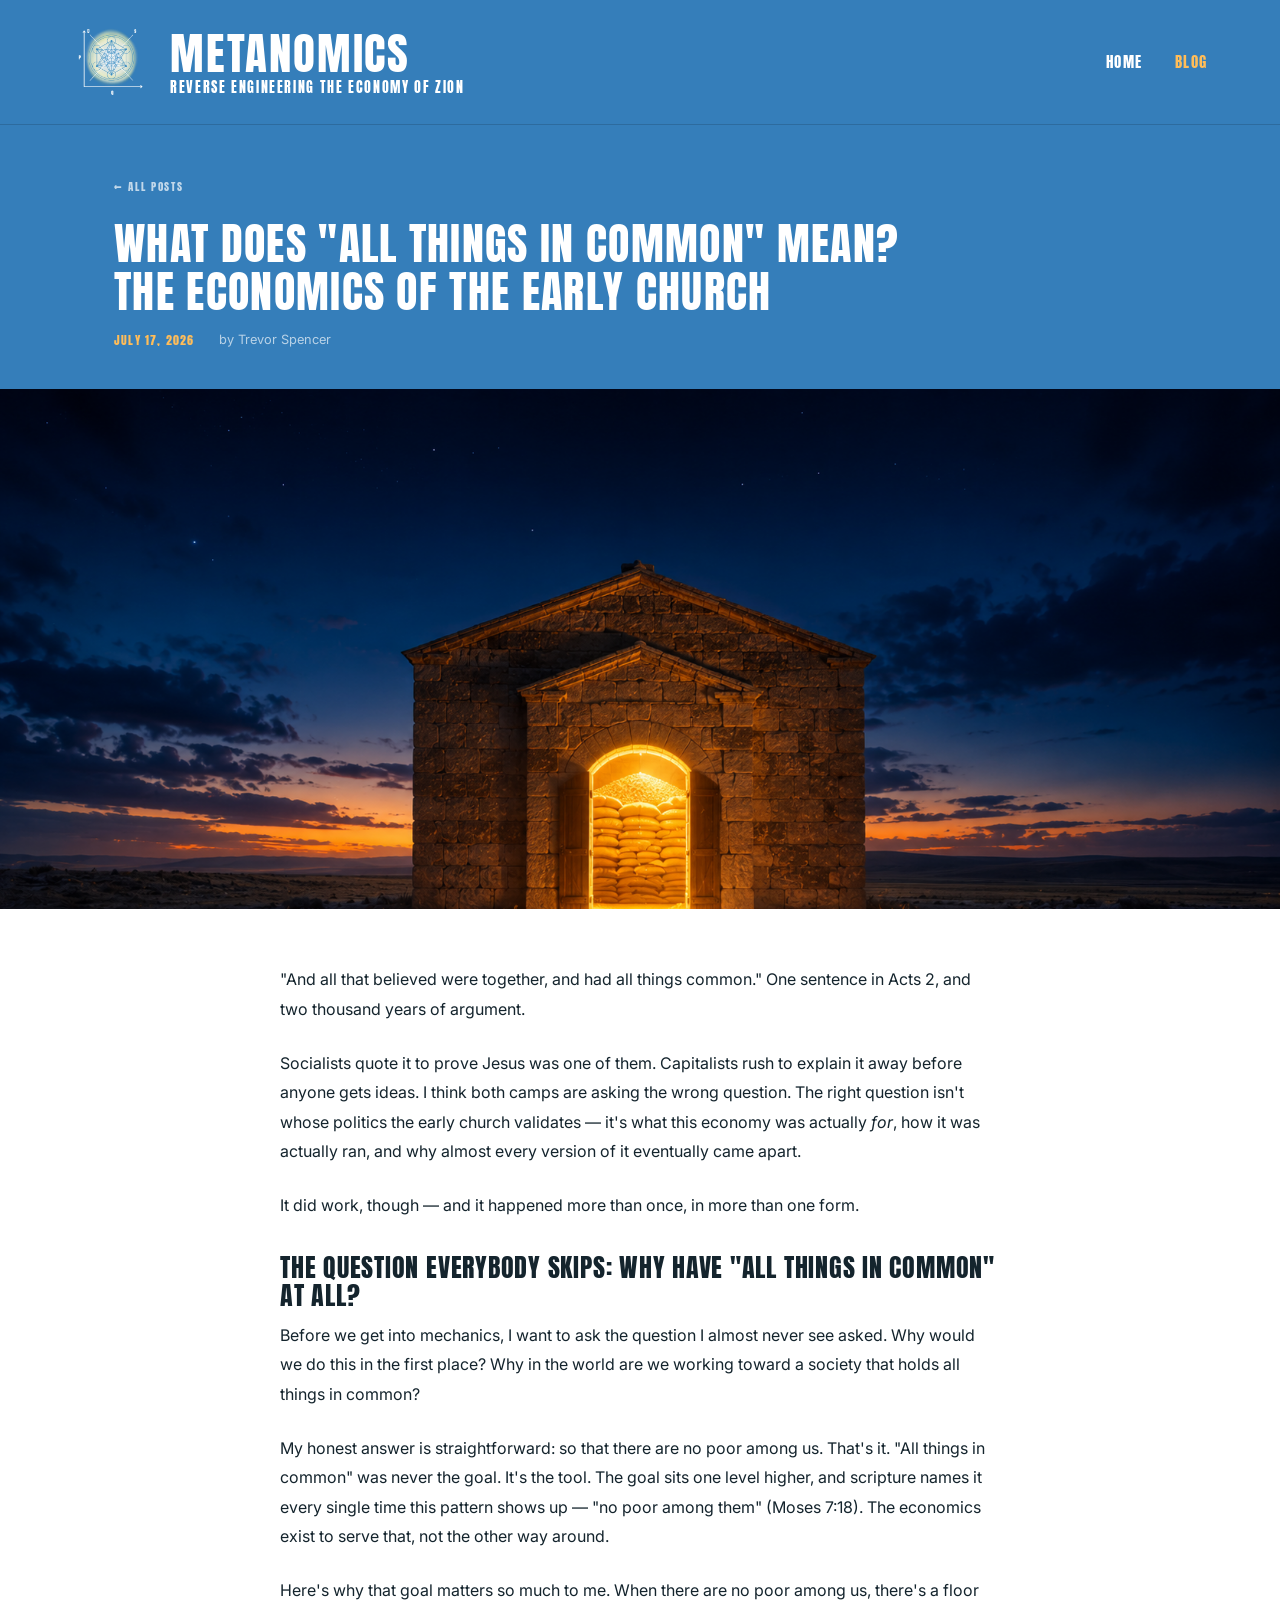
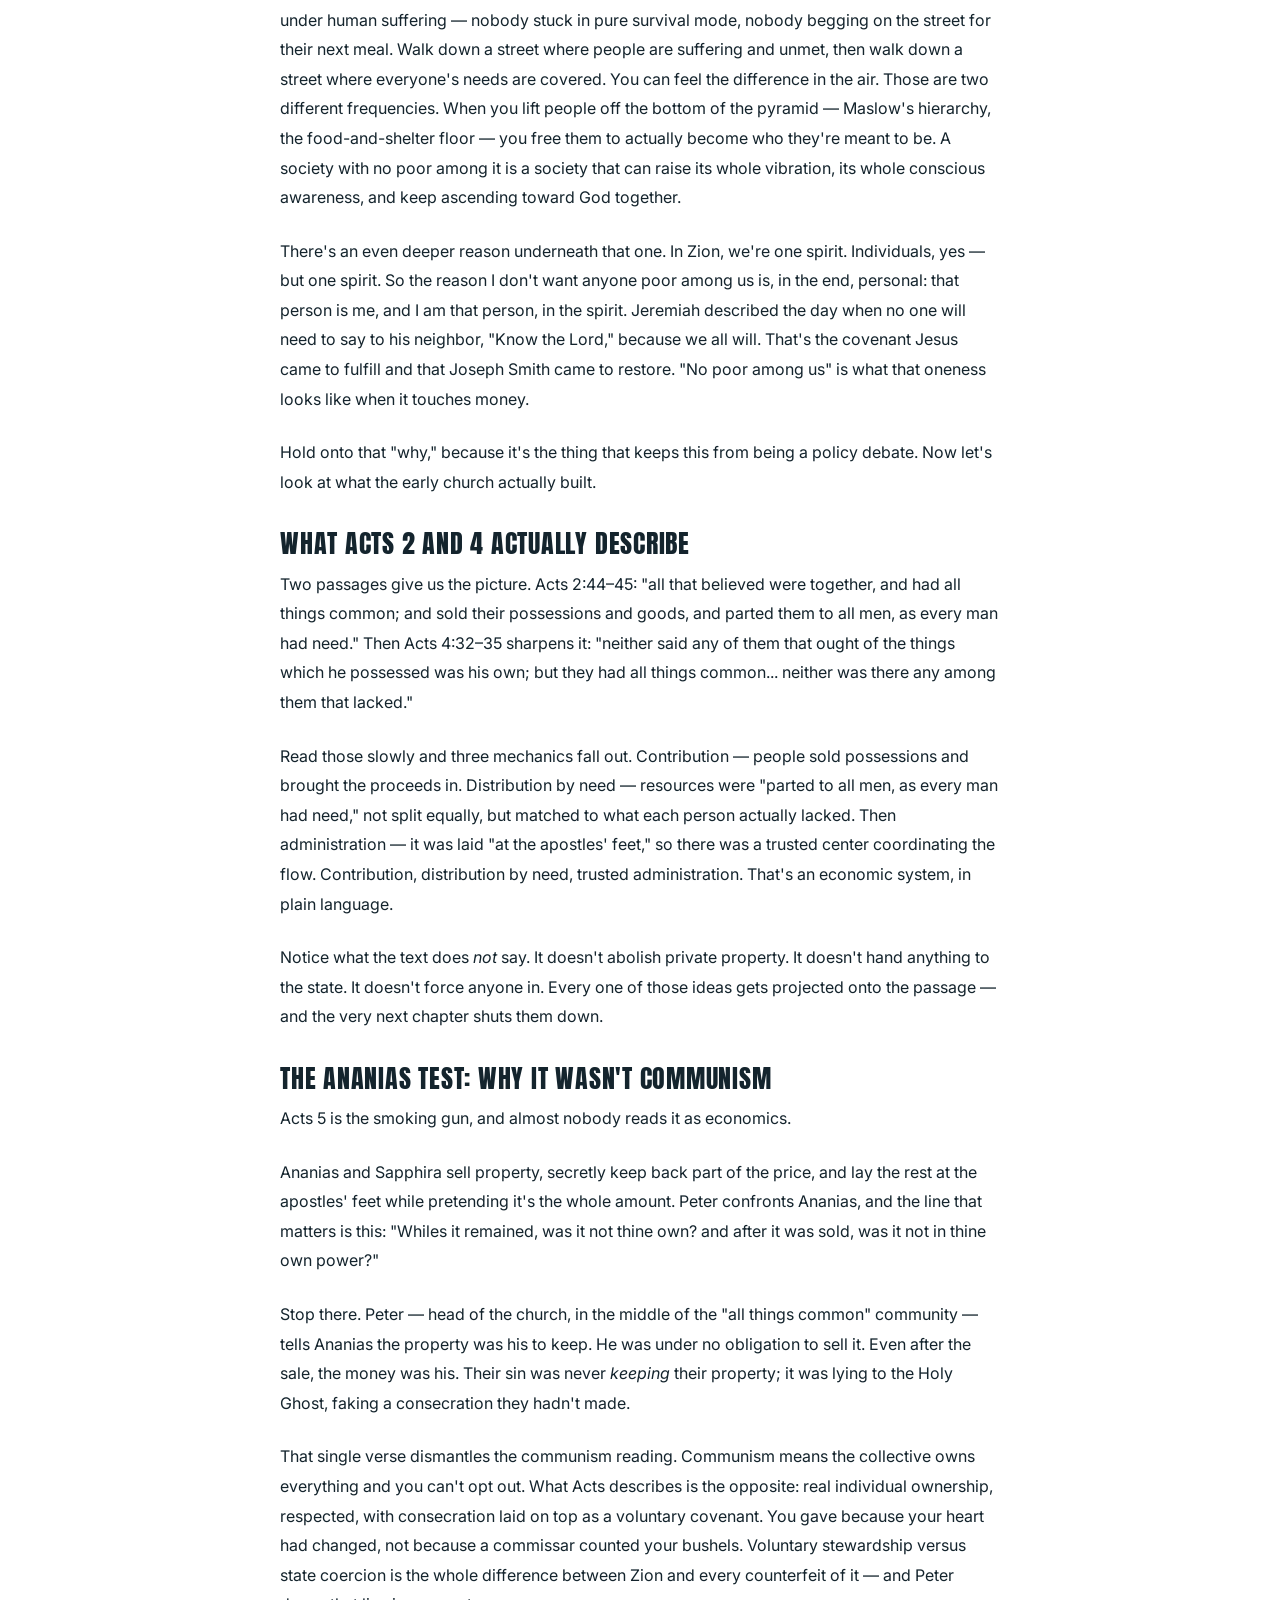
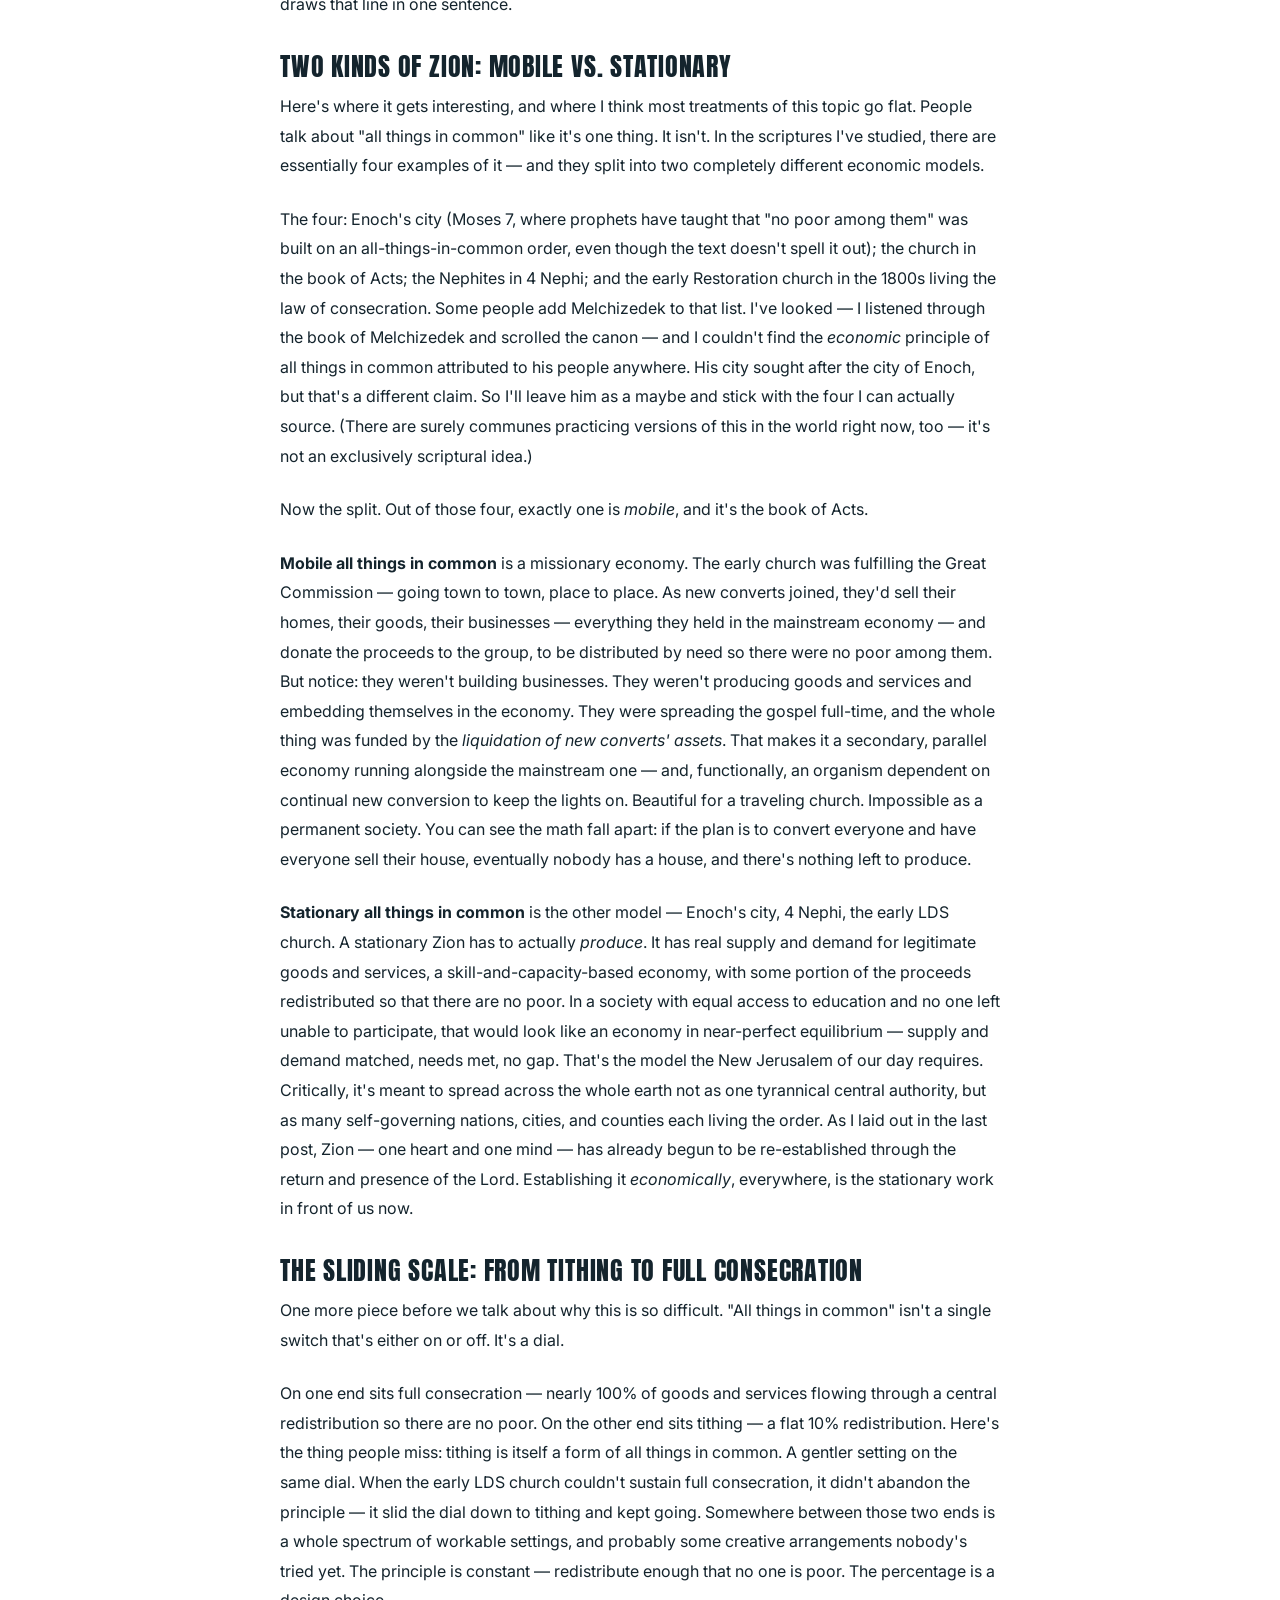
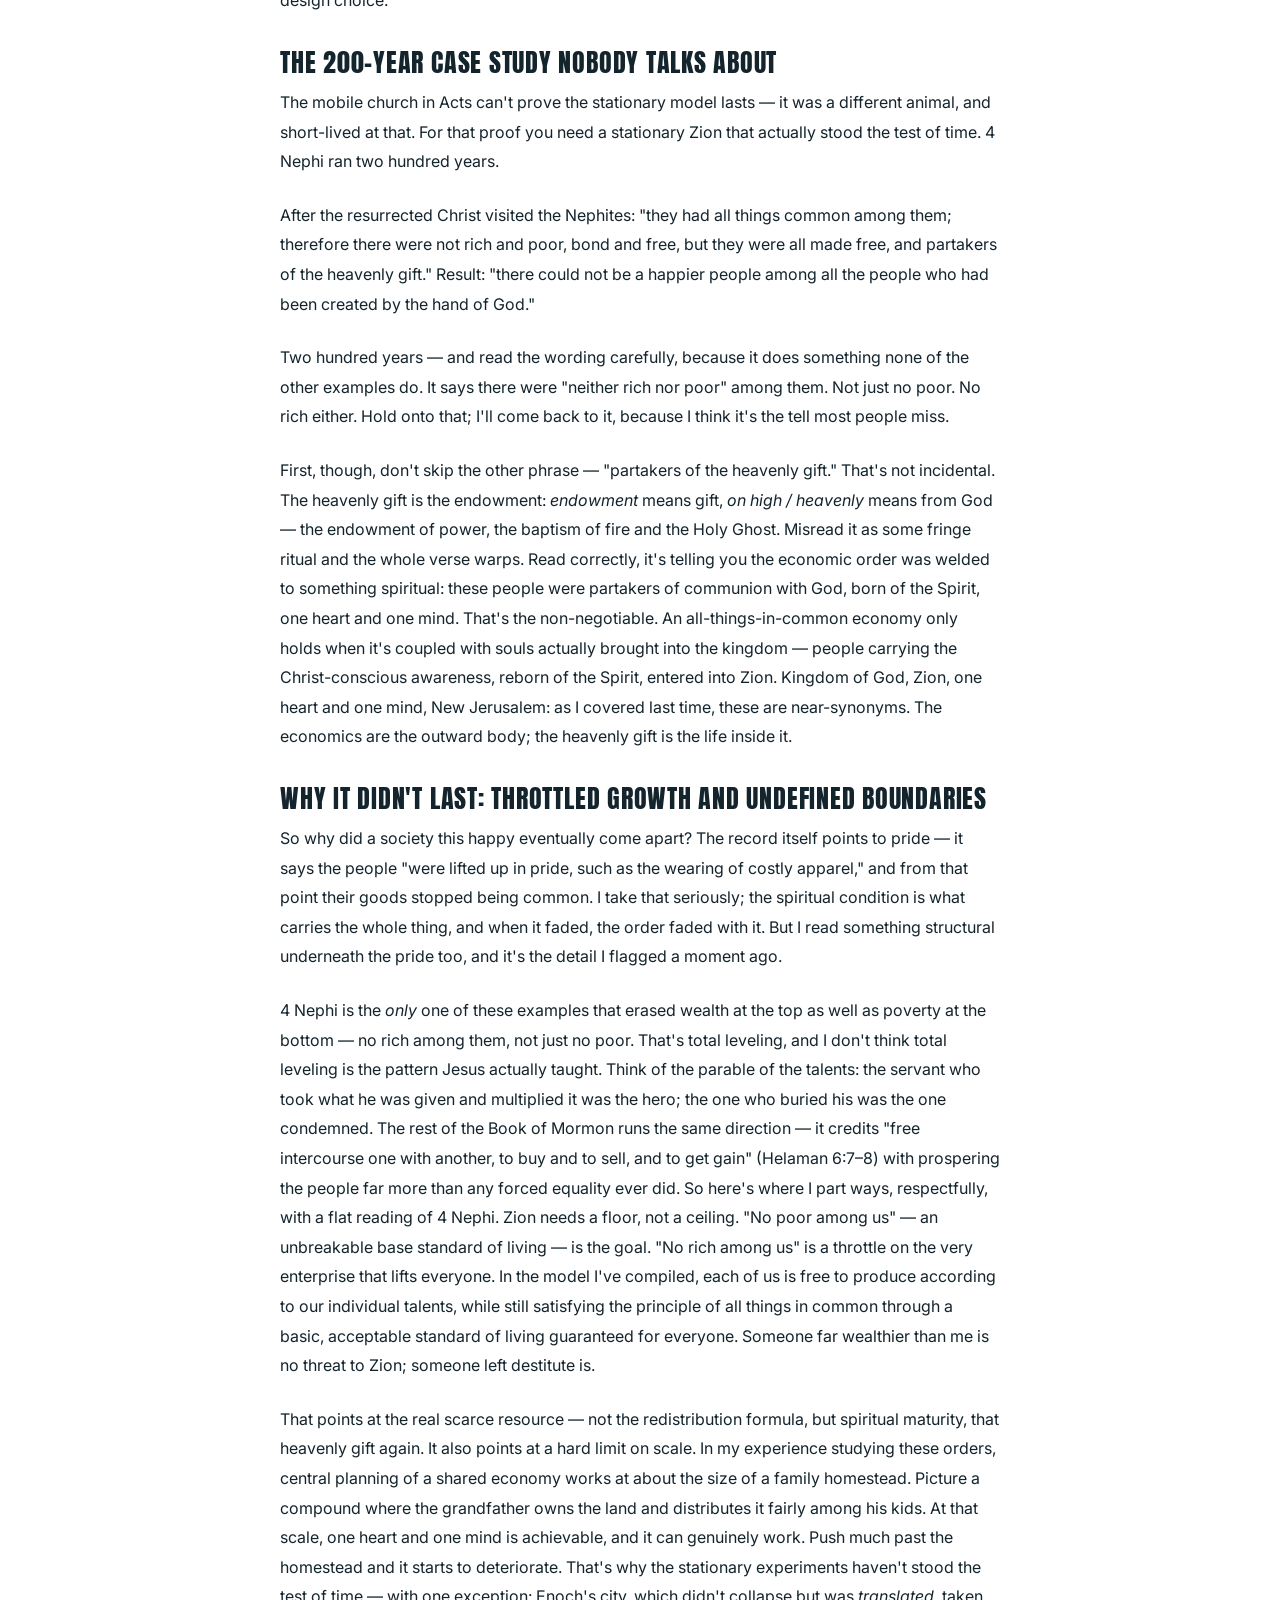
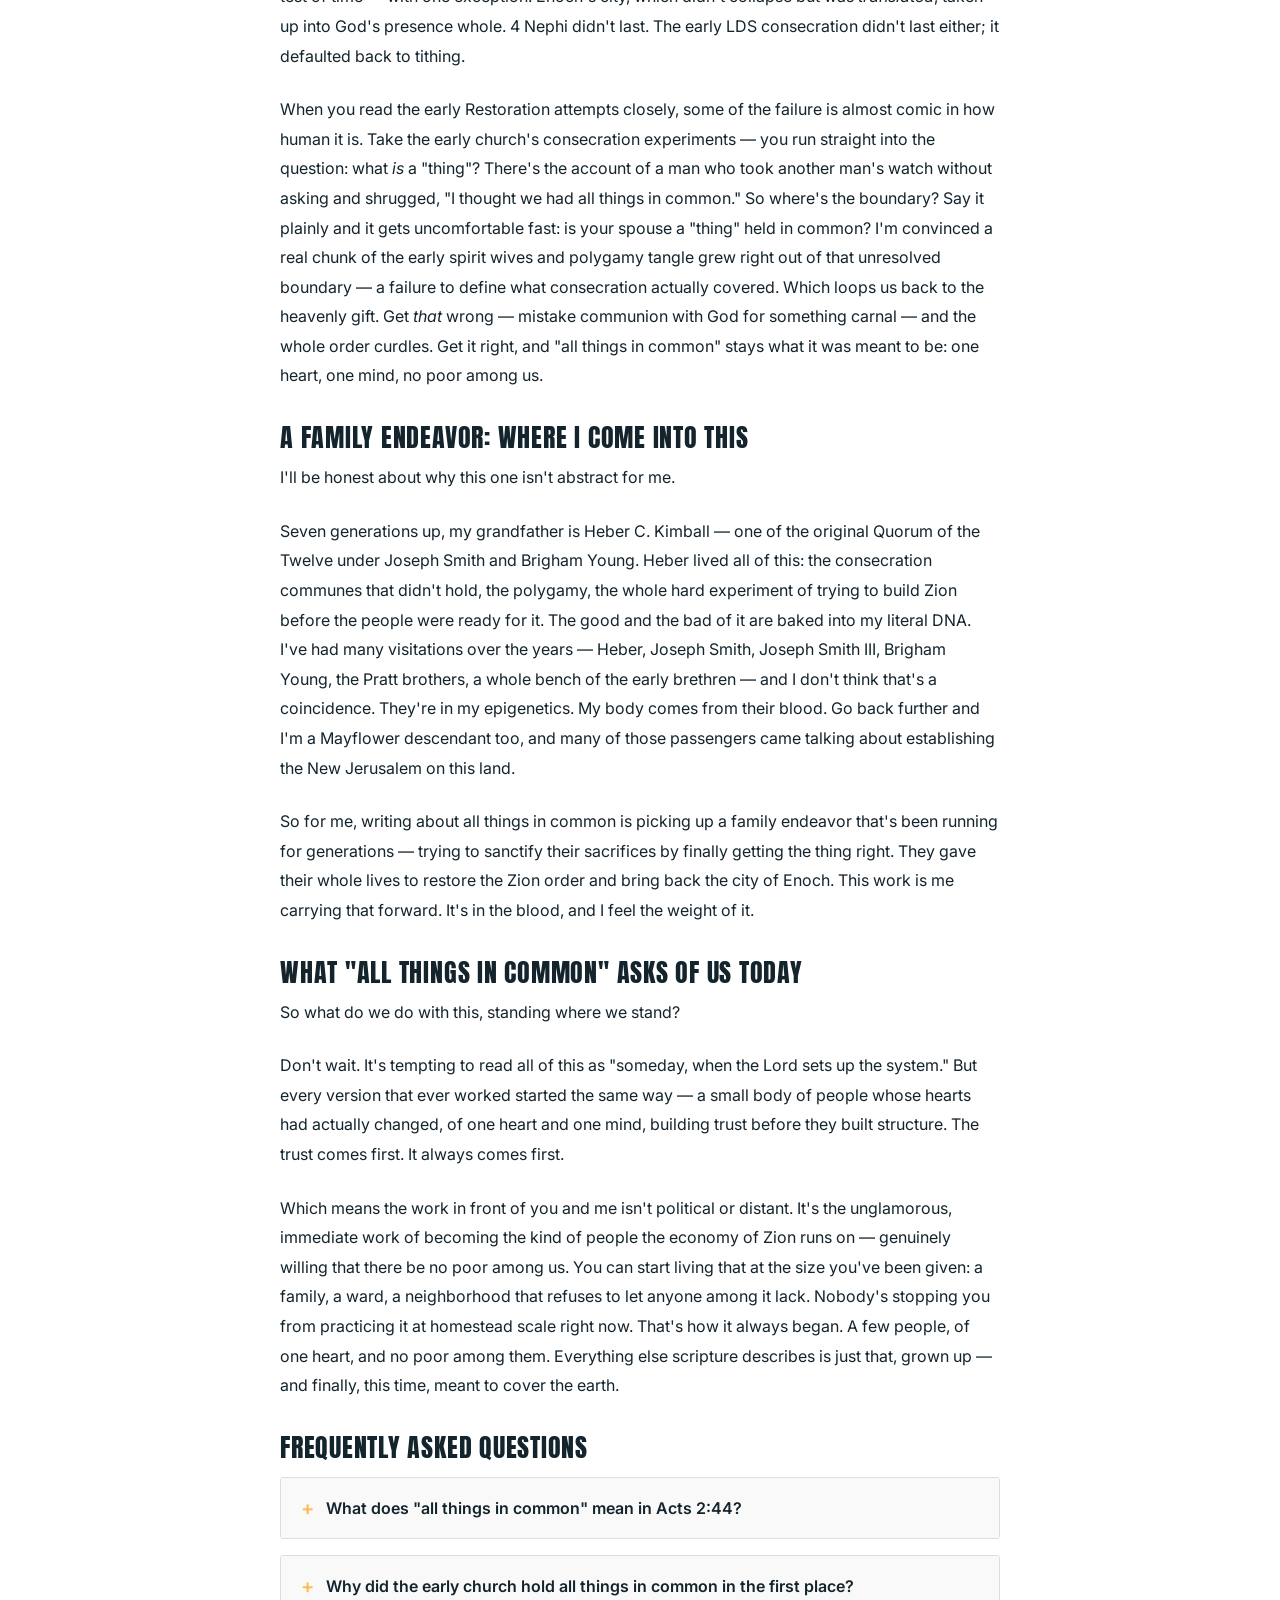
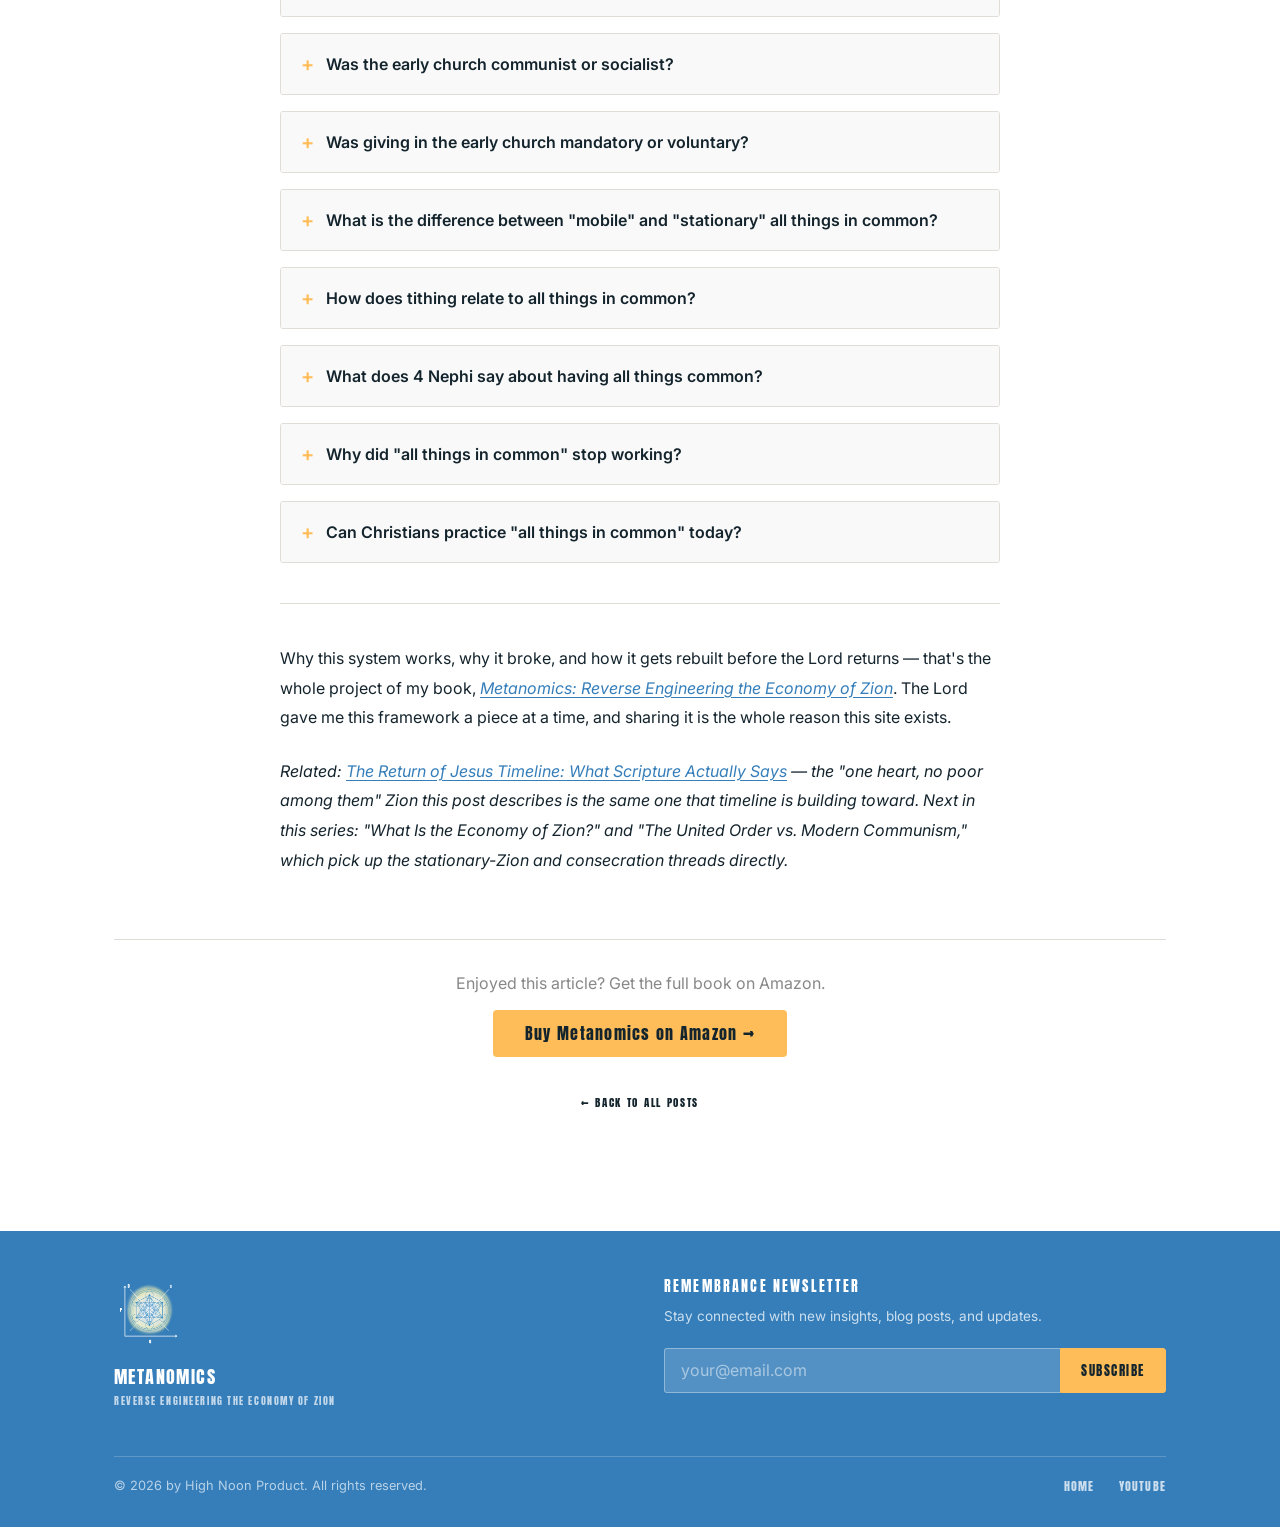
<file: posts/all-things-in-common-meaning.html>
<!DOCTYPE html>
<html lang="en">
<head>
  <meta charset="UTF-8">
  <meta name="viewport" content="width=device-width, initial-scale=1.0">
  <title>What Does &quot;All Things in Common&quot; Mean? The Economics of the Early Church | Metanomics</title>
  <meta name="description" content="&quot;All things in common&quot; in Acts gets called communism — it wasn&#x27;t. What the early church actually built, why 4 Nephi lasted 200 years, and why the economy of Zio">

  <!-- Open Graph -->
  <meta property="og:title" content="What Does &quot;All Things in Common&quot; Mean? The Economics of the Early Church">
  <meta property="og:description" content="&quot;All things in common&quot; in Acts gets called communism — it wasn&#x27;t. What the early church actually built, why 4 Nephi lasted 200 years, and why the economy of Zion needs a floor, not a ceiling.">
  <meta property="og:image" content="https://www.metanomics.org/assets/images/posts/all-things-in-common-meaning-cover.png">
  <meta property="og:type" content="article">
  <meta property="og:url" content="https://www.metanomics.org/posts/all-things-in-common-meaning.html">
  <meta property="og:site_name" content="Metanomics">
  <meta property="article:published_time" content="2026-07-17T00:00:00Z">
  <meta property="article:modified_time" content="2026-07-18T01:35:09Z">
  <meta property="article:author" content="https://www.metanomics.org/#person">
  <meta property="article:section" content="Prophecy &amp; Economics">

  <!-- Twitter Card -->
  <meta name="twitter:card" content="summary_large_image">
  <meta name="twitter:title" content="What Does &quot;All Things in Common&quot; Mean? The Economics of the Early Church">
  <meta name="twitter:description" content="&quot;All things in common&quot; in Acts gets called communism — it wasn&#x27;t. What the early church actually built, why 4 Nephi lasted 200 years, and why the economy of Zion needs a floor, not a ceiling.">
  <meta name="twitter:image" content="https://www.metanomics.org/assets/images/posts/all-things-in-common-meaning-cover.png">
  <meta name="twitter:site" content="@metatrev89">
  <meta name="twitter:creator" content="@metatrev89">

  <!-- Canonical -->
  <link rel="canonical" href="https://www.metanomics.org/posts/all-things-in-common-meaning.html">

  <!-- RSS Feed -->
  <link rel="alternate" type="application/rss+xml" title="Metanomics Blog" href="https://www.metanomics.org/feed.xml">

  <link rel="icon" type="image/png" href="../assets/images/metanomics-logo.png">
  <link rel="preconnect" href="https://fonts.googleapis.com">
  <link rel="preconnect" href="https://fonts.gstatic.com" crossorigin>
  <link rel="stylesheet" href="../assets/css/style.css">

  <!-- Structured Data -->
  <script type="application/ld+json">
  {
    "@context": "https://schema.org",
    "@graph": [
      {
        "@type": "BlogPosting",
        "@id": "https://www.metanomics.org/posts/all-things-in-common-meaning.html#article",
        "headline": "What Does &quot;All Things in Common&quot; Mean? The Economics of the Early Church",
        "description": "&quot;All things in common&quot; in Acts gets called communism — it wasn&#x27;t. What the early church actually built, why 4 Nephi lasted 200 years, and why the economy of Zion needs a floor, not a ceiling.",
        "image": "https://www.metanomics.org/assets/images/posts/all-things-in-common-meaning-cover.png",
        "datePublished": "2026-07-17T00:00:00Z",
        "dateModified": "2026-07-18T01:35:09Z",
        "author": {
          "@type": "Person",
          "@id": "https://www.metanomics.org/#person",
          "name": "Trevor Jared Spencer",
          "url": "https://www.metanomics.org"
        },
        "publisher": {
          "@type": "Organization",
          "@id": "https://www.metanomics.org/#website",
          "name": "Metanomics",
          "url": "https://www.metanomics.org",
          "logo": {
            "@type": "ImageObject",
            "url": "https://www.metanomics.org/assets/images/metanomics-logo.png"
          }
        },
        "mainEntityOfPage": {
          "@type": "WebPage",
          "@id": "https://www.metanomics.org/posts/all-things-in-common-meaning.html"
        },
        "inLanguage": "en-US",
        "isPartOf": {
          "@type": "Blog",
          "@id": "https://www.metanomics.org/blog.html",
          "name": "Metanomics Blog"
        }
      },
      {
        "@type": "BreadcrumbList",
        "itemListElement": [
          { "@type": "ListItem", "position": 1, "name": "Home", "item": "https://www.metanomics.org/" },
          { "@type": "ListItem", "position": 2, "name": "Blog", "item": "https://www.metanomics.org/blog.html" },
          { "@type": "ListItem", "position": 3, "name": "What Does &quot;All Things in Common&quot; Mean? The Economics of the Early Church", "item": "https://www.metanomics.org/posts/all-things-in-common-meaning.html" }
        ]
      }
    ]
  }
  </script>
  <!-- Google Analytics -->
  <script async src="https://www.googletagmanager.com/gtag/js?id=G-72229G51TF"></script>
  <script>
    window.dataLayer = window.dataLayer || [];
    function gtag(){dataLayer.push(arguments);}
    gtag('js', new Date());
    gtag('config', 'G-72229G51TF');
  </script>
</head>
<body>

<nav class="site-nav">
  <div class="nav-inner">
    <a href="../index.html" class="nav-brand">
      <img class="nav-logo"
        src="../assets/images/metanomics-logo.png"
        alt="Metanomics Logo" width="44" height="44">
      <div class="nav-brand-text">
        <span class="nav-title">Metanomics</span>
        <span class="nav-subtitle">Reverse Engineering The Economy of Zion</span>
      </div>
    </a>
    <div class="nav-links">
      <a href="../index.html">Home</a>
      <a href="../blog.html" class="active">Blog</a>
    </div>
    <button class="nav-menu-btn" id="menuBtn" aria-label="Open menu" aria-expanded="false">
      <svg width="24" height="24" viewBox="0 0 24 24" fill="none" stroke="currentColor" stroke-width="2" stroke-linecap="round">
        <line x1="3" y1="6" x2="21" y2="6"/>
        <line x1="3" y1="12" x2="21" y2="12"/>
        <line x1="3" y1="18" x2="21" y2="18"/>
      </svg>
    </button>
  </div>
</nav>
<div class="nav-mobile" id="mobileNav">
  <a href="../index.html" onclick="closeMenu()">Home</a>
  <a href="../blog.html" onclick="closeMenu()">Blog</a>
</div>

<div class="page-body">
  <section class="post-hero">
    <div class="container">
      <a class="post-back" href="../blog.html">&larr; All Posts</a>
      <h1>What Does &quot;All Things in Common&quot; Mean? The Economics of the Early Church</h1>
      <div class="post-meta">
        <span class="post-meta-date">July 17, 2026</span>
        <span class="post-meta-author">by Trevor Spencer</span>
      </div>
    </div>
  </section>

  <div class="post-cover-wrap"><img class="post-cover" src="/assets/images/posts/all-things-in-common-meaning-cover.png" alt="What Does &quot;All Things in Common&quot; Mean? The Economics of the Early Church" loading="lazy"></div>

  <section class="post-content-section">
    <div class="container">
      <article class="post-content">
        <p>&quot;And all that believed were together, and had all things common.&quot; One sentence in Acts 2, and two thousand years of argument.</p>
<p>Socialists quote it to prove Jesus was one of them. Capitalists rush to explain it away before anyone gets ideas. I think both camps are asking the wrong question. The right question isn&#x27;t whose politics the early church validates — it&#x27;s what this economy was actually <em>for</em>, how it was actually ran, and why almost every version of it eventually came apart.</p>
<p>It did work, though — and it happened more than once, in more than one form.</p>
<h2>The Question Everybody Skips: Why Have &quot;All Things in Common&quot; at All?</h2>
<p>Before we get into mechanics, I want to ask the question I almost never see asked. Why would we do this in the first place? Why in the world are we working toward a society that holds all things in common?</p>
<p>My honest answer is straightforward: so that there are no poor among us. That&#x27;s it. &quot;All things in common&quot; was never the goal. It&#x27;s the tool. The goal sits one level higher, and scripture names it every single time this pattern shows up — &quot;no poor among them&quot; (Moses 7:18). The economics exist to serve that, not the other way around.</p>
<p>Here&#x27;s why that goal matters so much to me. When there are no poor among us, there&#x27;s a floor under human suffering — nobody stuck in pure survival mode, nobody begging on the street for their next meal. Walk down a street where people are suffering and unmet, then walk down a street where everyone&#x27;s needs are covered. You can feel the difference in the air. Those are two different frequencies. When you lift people off the bottom of the pyramid — Maslow&#x27;s hierarchy, the food-and-shelter floor — you free them to actually become who they&#x27;re meant to be. A society with no poor among it is a society that can raise its whole vibration, its whole conscious awareness, and keep ascending toward God together.</p>
<p>There&#x27;s an even deeper reason underneath that one. In Zion, we&#x27;re one spirit. Individuals, yes — but one spirit. So the reason I don&#x27;t want anyone poor among us is, in the end, personal: that person is me, and I am that person, in the spirit. Jeremiah described the day when no one will need to say to his neighbor, &quot;Know the Lord,&quot; because we all will. That&#x27;s the covenant Jesus came to fulfill and that Joseph Smith came to restore. &quot;No poor among us&quot; is what that oneness looks like when it touches money.</p>
<p>Hold onto that &quot;why,&quot; because it&#x27;s the thing that keeps this from being a policy debate. Now let&#x27;s look at what the early church actually built.</p>
<h2>What Acts 2 and 4 Actually Describe</h2>
<p>Two passages give us the picture. Acts 2:44–45: &quot;all that believed were together, and had all things common; and sold their possessions and goods, and parted them to all men, as every man had need.&quot; Then Acts 4:32–35 sharpens it: &quot;neither said any of them that ought of the things which he possessed was his own; but they had all things common... neither was there any among them that lacked.&quot;</p>
<p>Read those slowly and three mechanics fall out. Contribution — people sold possessions and brought the proceeds in. Distribution by need — resources were &quot;parted to all men, as every man had need,&quot; not split equally, but matched to what each person actually lacked. Then administration — it was laid &quot;at the apostles&#x27; feet,&quot; so there was a trusted center coordinating the flow. Contribution, distribution by need, trusted administration. That&#x27;s an economic system, in plain language.</p>
<p>Notice what the text does <em>not</em> say. It doesn&#x27;t abolish private property. It doesn&#x27;t hand anything to the state. It doesn&#x27;t force anyone in. Every one of those ideas gets projected onto the passage — and the very next chapter shuts them down.</p>
<h2>The Ananias Test: Why It Wasn&#x27;t Communism</h2>
<p>Acts 5 is the smoking gun, and almost nobody reads it as economics.</p>
<p>Ananias and Sapphira sell property, secretly keep back part of the price, and lay the rest at the apostles&#x27; feet while pretending it&#x27;s the whole amount. Peter confronts Ananias, and the line that matters is this: &quot;Whiles it remained, was it not thine own? and after it was sold, was it not in thine own power?&quot;</p>
<p>Stop there. Peter — head of the church, in the middle of the &quot;all things common&quot; community — tells Ananias the property was his to keep. He was under no obligation to sell it. Even after the sale, the money was his. Their sin was never <em>keeping</em> their property; it was lying to the Holy Ghost, faking a consecration they hadn&#x27;t made.</p>
<p>That single verse dismantles the communism reading. Communism means the collective owns everything and you can&#x27;t opt out. What Acts describes is the opposite: real individual ownership, respected, with consecration laid on top as a voluntary covenant. You gave because your heart had changed, not because a commissar counted your bushels. Voluntary stewardship versus state coercion is the whole difference between Zion and every counterfeit of it — and Peter draws that line in one sentence.</p>
<h2>Two Kinds of Zion: Mobile vs. Stationary</h2>
<p>Here&#x27;s where it gets interesting, and where I think most treatments of this topic go flat. People talk about &quot;all things in common&quot; like it&#x27;s one thing. It isn&#x27;t. In the scriptures I&#x27;ve studied, there are essentially four examples of it — and they split into two completely different economic models.</p>
<p>The four: Enoch&#x27;s city (Moses 7, where prophets have taught that &quot;no poor among them&quot; was built on an all-things-in-common order, even though the text doesn&#x27;t spell it out); the church in the book of Acts; the Nephites in 4 Nephi; and the early Restoration church in the 1800s living the law of consecration. Some people add Melchizedek to that list. I&#x27;ve looked — I listened through the book of Melchizedek and scrolled the canon — and I couldn&#x27;t find the <em>economic</em> principle of all things in common attributed to his people anywhere. His city sought after the city of Enoch, but that&#x27;s a different claim. So I&#x27;ll leave him as a maybe and stick with the four I can actually source. (There are surely communes practicing versions of this in the world right now, too — it&#x27;s not an exclusively scriptural idea.)</p>
<p>Now the split. Out of those four, exactly one is <em>mobile</em>, and it&#x27;s the book of Acts.</p>
<p><strong>Mobile all things in common</strong> is a missionary economy. The early church was fulfilling the Great Commission — going town to town, place to place. As new converts joined, they&#x27;d sell their homes, their goods, their businesses — everything they held in the mainstream economy — and donate the proceeds to the group, to be distributed by need so there were no poor among them. But notice: they weren&#x27;t building businesses. They weren&#x27;t producing goods and services and embedding themselves in the economy. They were spreading the gospel full-time, and the whole thing was funded by the <em>liquidation of new converts&#x27; assets</em>. That makes it a secondary, parallel economy running alongside the mainstream one — and, functionally, an organism dependent on continual new conversion to keep the lights on. Beautiful for a traveling church. Impossible as a permanent society. You can see the math fall apart: if the plan is to convert everyone and have everyone sell their house, eventually nobody has a house, and there&#x27;s nothing left to produce.</p>
<p><strong>Stationary all things in common</strong> is the other model — Enoch&#x27;s city, 4 Nephi, the early LDS church. A stationary Zion has to actually <em>produce</em>. It has real supply and demand for legitimate goods and services, a skill-and-capacity-based economy, with some portion of the proceeds redistributed so that there are no poor. In a society with equal access to education and no one left unable to participate, that would look like an economy in near-perfect equilibrium — supply and demand matched, needs met, no gap. That&#x27;s the model the New Jerusalem of our day requires. Critically, it&#x27;s meant to spread across the whole earth not as one tyrannical central authority, but as many self-governing nations, cities, and counties each living the order. As I laid out in the last post, Zion — one heart and one mind — has already begun to be re-established through the return and presence of the Lord. Establishing it <em>economically</em>, everywhere, is the stationary work in front of us now.</p>
<h2>The Sliding Scale: From Tithing to Full Consecration</h2>
<p>One more piece before we talk about why this is so difficult. &quot;All things in common&quot; isn&#x27;t a single switch that&#x27;s either on or off. It&#x27;s a dial.</p>
<p>On one end sits full consecration — nearly 100% of goods and services flowing through a central redistribution so there are no poor. On the other end sits tithing — a flat 10% redistribution. Here&#x27;s the thing people miss: tithing is itself a form of all things in common. A gentler setting on the same dial. When the early LDS church couldn&#x27;t sustain full consecration, it didn&#x27;t abandon the principle — it slid the dial down to tithing and kept going. Somewhere between those two ends is a whole spectrum of workable settings, and probably some creative arrangements nobody&#x27;s tried yet. The principle is constant — redistribute enough that no one is poor. The percentage is a design choice.</p>
<h2>The 200-Year Case Study Nobody Talks About</h2>
<p>The mobile church in Acts can&#x27;t prove the stationary model lasts — it was a different animal, and short-lived at that. For that proof you need a stationary Zion that actually stood the test of time. 4 Nephi ran two hundred years.</p>
<p>After the resurrected Christ visited the Nephites: &quot;they had all things common among them; therefore there were not rich and poor, bond and free, but they were all made free, and partakers of the heavenly gift.&quot; Result: &quot;there could not be a happier people among all the people who had been created by the hand of God.&quot;</p>
<p>Two hundred years — and read the wording carefully, because it does something none of the other examples do. It says there were &quot;neither rich nor poor&quot; among them. Not just no poor. No rich either. Hold onto that; I&#x27;ll come back to it, because I think it&#x27;s the tell most people miss.</p>
<p>First, though, don&#x27;t skip the other phrase — &quot;partakers of the heavenly gift.&quot; That&#x27;s not incidental. The heavenly gift is the endowment: <em>endowment</em> means gift, <em>on high / heavenly</em> means from God — the endowment of power, the baptism of fire and the Holy Ghost. Misread it as some fringe ritual and the whole verse warps. Read correctly, it&#x27;s telling you the economic order was welded to something spiritual: these people were partakers of communion with God, born of the Spirit, one heart and one mind. That&#x27;s the non-negotiable. An all-things-in-common economy only holds when it&#x27;s coupled with souls actually brought into the kingdom — people carrying the Christ-conscious awareness, reborn of the Spirit, entered into Zion. Kingdom of God, Zion, one heart and one mind, New Jerusalem: as I covered last time, these are near-synonyms. The economics are the outward body; the heavenly gift is the life inside it.</p>
<h2>Why It Didn&#x27;t Last: Throttled Growth and Undefined Boundaries</h2>
<p>So why did a society this happy eventually come apart? The record itself points to pride — it says the people &quot;were lifted up in pride, such as the wearing of costly apparel,&quot; and from that point their goods stopped being common. I take that seriously; the spiritual condition is what carries the whole thing, and when it faded, the order faded with it. But I read something structural underneath the pride too, and it&#x27;s the detail I flagged a moment ago.</p>
<p>4 Nephi is the <em>only</em> one of these examples that erased wealth at the top as well as poverty at the bottom — no rich among them, not just no poor. That&#x27;s total leveling, and I don&#x27;t think total leveling is the pattern Jesus actually taught. Think of the parable of the talents: the servant who took what he was given and multiplied it was the hero; the one who buried his was the one condemned. The rest of the Book of Mormon runs the same direction — it credits &quot;free intercourse one with another, to buy and to sell, and to get gain&quot; (Helaman 6:7–8) with prospering the people far more than any forced equality ever did. So here&#x27;s where I part ways, respectfully, with a flat reading of 4 Nephi. Zion needs a floor, not a ceiling. &quot;No poor among us&quot; — an unbreakable base standard of living — is the goal. &quot;No rich among us&quot; is a throttle on the very enterprise that lifts everyone. In the model I&#x27;ve compiled, each of us is free to produce according to our individual talents, while still satisfying the principle of all things in common through a basic, acceptable standard of living guaranteed for everyone. Someone far wealthier than me is no threat to Zion; someone left destitute is.</p>
<p>That points at the real scarce resource — not the redistribution formula, but spiritual maturity, that heavenly gift again. It also points at a hard limit on scale. In my experience studying these orders, central planning of a shared economy works at about the size of a family homestead. Picture a compound where the grandfather owns the land and distributes it fairly among his kids. At that scale, one heart and one mind is achievable, and it can genuinely work. Push much past the homestead and it starts to deteriorate. That&#x27;s why the stationary experiments haven&#x27;t stood the test of time — with one exception: Enoch&#x27;s city, which didn&#x27;t collapse but was <em>translated</em>, taken up into God&#x27;s presence whole. 4 Nephi didn&#x27;t last. The early LDS consecration didn&#x27;t last either; it defaulted back to tithing.</p>
<p>When you read the early Restoration attempts closely, some of the failure is almost comic in how human it is. Take the early church&#x27;s consecration experiments — you run straight into the question: what <em>is</em> a &quot;thing&quot;? There&#x27;s the account of a man who took another man&#x27;s watch without asking and shrugged, &quot;I thought we had all things in common.&quot; So where&#x27;s the boundary? Say it plainly and it gets uncomfortable fast: is your spouse a &quot;thing&quot; held in common? I&#x27;m convinced a real chunk of the early spirit wives and polygamy tangle grew right out of that unresolved boundary — a failure to define what consecration actually covered. Which loops us back to the heavenly gift. Get <em>that</em> wrong — mistake communion with God for something carnal — and the whole order curdles. Get it right, and &quot;all things in common&quot; stays what it was meant to be: one heart, one mind, no poor among us.</p>
<h2>A Family Endeavor: Where I Come Into This</h2>
<p>I&#x27;ll be honest about why this one isn&#x27;t abstract for me.</p>
<p>Seven generations up, my grandfather is Heber C. Kimball — one of the original Quorum of the Twelve under Joseph Smith and Brigham Young. Heber lived all of this: the consecration communes that didn&#x27;t hold, the polygamy, the whole hard experiment of trying to build Zion before the people were ready for it. The good and the bad of it are baked into my literal DNA. I&#x27;ve had many visitations over the years — Heber, Joseph Smith, Joseph Smith III, Brigham Young, the Pratt brothers, a whole bench of the early brethren — and I don&#x27;t think that&#x27;s a coincidence. They&#x27;re in my epigenetics. My body comes from their blood. Go back further and I&#x27;m a Mayflower descendant too, and many of those passengers came talking about establishing the New Jerusalem on this land.</p>
<p>So for me, writing about all things in common is picking up a family endeavor that&#x27;s been running for generations — trying to sanctify their sacrifices by finally getting the thing right. They gave their whole lives to restore the Zion order and bring back the city of Enoch. This work is me carrying that forward. It&#x27;s in the blood, and I feel the weight of it.</p>
<h2>What &quot;All Things in Common&quot; Asks of Us Today</h2>
<p>So what do we do with this, standing where we stand?</p>
<p>Don&#x27;t wait. It&#x27;s tempting to read all of this as &quot;someday, when the Lord sets up the system.&quot; But every version that ever worked started the same way — a small body of people whose hearts had actually changed, of one heart and one mind, building trust before they built structure. The trust comes first. It always comes first.</p>
<p>Which means the work in front of you and me isn&#x27;t political or distant. It&#x27;s the unglamorous, immediate work of becoming the kind of people the economy of Zion runs on — genuinely willing that there be no poor among us. You can start living that at the size you&#x27;ve been given: a family, a ward, a neighborhood that refuses to let anyone among it lack. Nobody&#x27;s stopping you from practicing it at homestead scale right now. That&#x27;s how it always began. A few people, of one heart, and no poor among them. Everything else scripture describes is just that, grown up — and finally, this time, meant to cover the earth.</p>
<h2>Frequently Asked Questions</h2>
<details class="faq-toggle"><summary>What does &quot;all things in common&quot; mean in Acts 2:44?</summary><div class="faq-answer"><p>It means the early Christian believers pooled their resources so no one among them went without. Acts 2:44–45 describes them selling possessions and distributing the proceeds &quot;as every man had need&quot; — a voluntary system of contribution, need-based distribution, and trusted administration through the apostles. It was not forced collectivization and not an abolition of private property. It was also a tool toward a higher goal: that there be &quot;no poor among them.&quot;</p></div></details>
<details class="faq-toggle"><summary>Why did the early church hold all things in common in the first place?</summary><div class="faq-answer"><p>So that there would be no poor among them (the pattern named in Moses 7:18). &quot;All things in common&quot; was never the ultimate goal — it was the means. The end was a society with no one left in poverty, which lifts people out of pure survival, reduces suffering, and lets a whole community rise together spiritually. Underneath it is the conviction that in Zion we are one spirit — so caring for the poor is, finally, caring for ourselves.</p></div></details>
<details class="faq-toggle"><summary>Was the early church communist or socialist?</summary><div class="faq-answer"><p>No, not in the modern sense. Communism and socialism involve collective or state ownership you can&#x27;t opt out of. The early church kept private ownership intact — in Acts 5:4 Peter tells Ananias the property and money were his own to keep. What made it different was that people <em>chose</em> to consecrate what was theirs, out of a changed heart, not because any authority compelled them.</p></div></details>
<details class="faq-toggle"><summary>Was giving in the early church mandatory or voluntary?</summary><div class="faq-answer"><p>Voluntary. The clearest proof is Acts 5:4, where Peter tells Ananias, &quot;Whiles it remained, was it not thine own? and after it was sold, was it not in thine own power?&quot; The property was his to keep and the money his to direct. Ananias&#x27;s sin wasn&#x27;t withholding — it was lying about how much he&#x27;d given. Consecration was a covenant of the willing, not a tax.</p></div></details>
<details class="faq-toggle"><summary>What is the difference between &quot;mobile&quot; and &quot;stationary&quot; all things in common?</summary><div class="faq-answer"><p>A mobile version — the book of Acts — is a missionary economy: converts liquidate their assets in the mainstream economy and donate the proceeds to fund a traveling church spreading the gospel. It produces no goods of its own and depends on continual new conversion to survive. A stationary version — Enoch&#x27;s city, 4 Nephi, the early LDS church — is a self-sufficient producing economy with real supply and demand, redistributing enough of its output that no one is poor. Building the New Jerusalem in our day requires the stationary model, spread across the earth as many self-governing communities rather than one central authority.</p></div></details>
<details class="faq-toggle"><summary>How does tithing relate to all things in common?</summary><div class="faq-answer"><p>They&#x27;re points on the same dial. Full consecration (nearly 100% redistribution through a central storehouse) sits at one end; tithing (a flat 10%) sits at the other. Tithing is itself a gentler form of all things in common — which is why, when the early LDS church couldn&#x27;t sustain full consecration, it slid to tithing rather than abandoning the principle. The constant is redistributing enough that no one is poor; the percentage is a design choice.</p></div></details>
<details class="faq-toggle"><summary>What does 4 Nephi say about having all things common?</summary><div class="faq-answer"><p>4 Nephi describes a society, after the resurrected Christ&#x27;s visit, where &quot;they had all things common among them; therefore there were not rich and poor,&quot; and the people were &quot;partakers of the heavenly gift.&quot; It lasted about two hundred years and is called the happiest of any people God created. The &quot;heavenly gift&quot; is the endowment of power — communion with God, the baptism of fire and the Holy Ghost — showing the economic order was inseparable from a spiritual one.</p></div></details>
<details class="faq-toggle"><summary>Why did &quot;all things in common&quot; stop working?</summary><div class="faq-answer"><p>A few reasons, as I read it. Spiritually, the unity behind it faded — the record names pride creeping in. Structurally, central planning of a shared economy tends to break past family-homestead scale. Finally, 4 Nephi adds a third clue: it&#x27;s the only example that erased wealth at the top as well as poverty at the bottom, and I suspect that total leveling — a ceiling on enterprise, not just a floor under need — is part of why it couldn&#x27;t sustain itself. The rest of the Book of Mormon credits free enterprise (&quot;free intercourse... to buy and to sell, and to get gain,&quot; Helaman 6:7–8) with prospering the people. The one community that never fell was Enoch&#x27;s, and it was translated into God&#x27;s presence rather than left to run indefinitely.</p></div></details>
<details class="faq-toggle"><summary>Can Christians practice &quot;all things in common&quot; today?</summary><div class="faq-answer"><p>Yes, at the scale you&#x27;ve been given. Every version that worked began small — a body of people whose hearts had genuinely changed, building trust before structure. That can start in a family, a ward, or a neighborhood caring for its own so no one lacks. Scaling it to a civilization requires both a converted people and real institutions to hold them, but the willingness to ensure there are &quot;no poor among us&quot; is something anyone can begin practicing now.</p></div></details>
<hr>
<p>Why this system works, why it broke, and how it gets rebuilt before the Lord returns — that&#x27;s the whole project of my book, <a href="https://a.co/d/0cPq1r7Z"><em>Metanomics: Reverse Engineering the Economy of Zion</em></a>. The Lord gave me this framework a piece at a time, and sharing it is the whole reason this site exists.</p>
<p><em>Related: </em><a href="https://metanomics.org/posts/return-of-jesus-timeline.html"><em>The Return of Jesus Timeline: What Scripture Actually Says</em></a><em> — the &quot;one heart, no poor among them&quot; Zion this post describes is the same one that timeline is building toward. Next in this series: &quot;What Is the Economy of Zion?&quot; and &quot;The United Order vs. Modern Communism,&quot; which pick up the stationary-Zion and consecration threads directly.</em></p>
      </article>

      <div style="margin-top:4rem; padding-top:2rem; border-top:1px solid var(--border); text-align:center;">
        <p style="font-family:'Inter',sans-serif; color:var(--text-dim); margin-bottom:1rem;">Enjoyed this article? Get the full book on Amazon.</p>
        <a href="https://a.co/d/0cPq1r7Z" target="_blank" rel="noopener noreferrer" style="display:inline-block; background:var(--amber); color:var(--dark-navy); font-family:'Anton',sans-serif; letter-spacing:0.08em; padding:0.75rem 2rem; border-radius:4px; text-decoration:none; margin-bottom:2rem;">Buy Metanomics on Amazon &rarr;</a>
        <br>
        <a class="post-back post-back--dark" href="../blog.html">&larr; Back to All Posts</a>
      </div>
    </div>
  </section>
</div>

<footer class="site-footer">
  <div class="container">
    <div class="footer-inner">
      <div class="footer-brand-col">
        <a class="footer-brand-link" href="../index.html" aria-label="Metanomics — back to home">
          <img class="footer-logo"
            src="../assets/images/metanomics-logo.png"
            alt="Metanomics" width="56" height="56" loading="lazy">
          <p class="footer-site-name">Metanomics</p>
          <p class="footer-tagline">Reverse Engineering The Economy of Zion</p>
        </a>
      </div>
      <div class="footer-newsletter-col">
        <h4>Remembrance Newsletter</h4>
        <p>Stay connected with new insights, blog posts, and updates.</p>
        <form class="newsletter-form-inline" id="footer-subscribe-form">
          <input type="email" name="email" placeholder="your@email.com" required aria-label="Email address">
          <button type="submit">Subscribe</button>
        </form>
        <div class="subscribe-msg" id="footer-msg" aria-live="polite"></div>
      </div>
    </div>
    <div class="footer-bottom">
      <p class="footer-copy">&copy; 2026 by High Noon Product. All rights reserved.</p>
      <div class="footer-links">
        <a href="../index.html">Home</a>
        <a href="https://www.youtube.com/@metatrev89" target="_blank" rel="noopener">YouTube</a>
      </div>
    </div>
  </div>
</footer>

<script>

  /* ---- Mobile Nav Active State ---- */
  (function() {
    const path = window.location.pathname;
    document.querySelectorAll('.nav-mobile a').forEach(function(link) {
      const href = link.getAttribute('href');
      if (
        (href.includes('index.html') && (path === '/' || path.endsWith('/') || path.endsWith('index.html'))) ||
        (href.includes('blog.html') && path.endsWith('blog.html')) ||
        (href === '../index.html' && (path === '/' || path.endsWith('/') || path.endsWith('index.html')))
      ) {
        link.classList.add('active');
      }
    });
  })();

  const menuBtn = document.getElementById('menuBtn');
  const mobileNav = document.getElementById('mobileNav');
  menuBtn.addEventListener('click', () => {
    const isOpen = mobileNav.classList.toggle('open');
    menuBtn.setAttribute('aria-expanded', isOpen);
  });
  function closeMenu() { mobileNav.classList.remove('open'); }

  /* ---- Beehiiv Subscribe (via Cloudflare Worker proxy) ---- */
  const SUBSCRIBE_URL = 'https://metanomics-subscribe.trevorspencer89.workers.dev';
  async function subscribeToBeehiiv(email, msgId, btn) {
    const msgEl = document.getElementById(msgId);
    const origText = btn.textContent;
    btn.disabled = true; btn.textContent = 'Subscribing…';
    msgEl.textContent = ''; msgEl.className = 'subscribe-msg';
    try {
      const res = await fetch(SUBSCRIBE_URL, {
        method: 'POST',
        headers: { 'Content-Type': 'application/json' },
        body: JSON.stringify({ email })
      });
      if (res.ok) { msgEl.textContent = '✓ You're subscribed! Check your inbox.'; msgEl.classList.add('subscribe-success'); btn.form.reset(); }
      else { throw new Error('failed'); }
    } catch { msgEl.textContent = 'Something went wrong. Please try again.'; msgEl.classList.add('subscribe-error'); btn.disabled = false; btn.textContent = origText; }
  }
  document.getElementById('footer-subscribe-form').addEventListener('submit', e => {
    e.preventDefault();
    subscribeToBeehiiv(e.target.email.value, 'footer-msg', e.target.querySelector('button[type="submit"]'));
  });
</script>
</body>
</html>
</file>
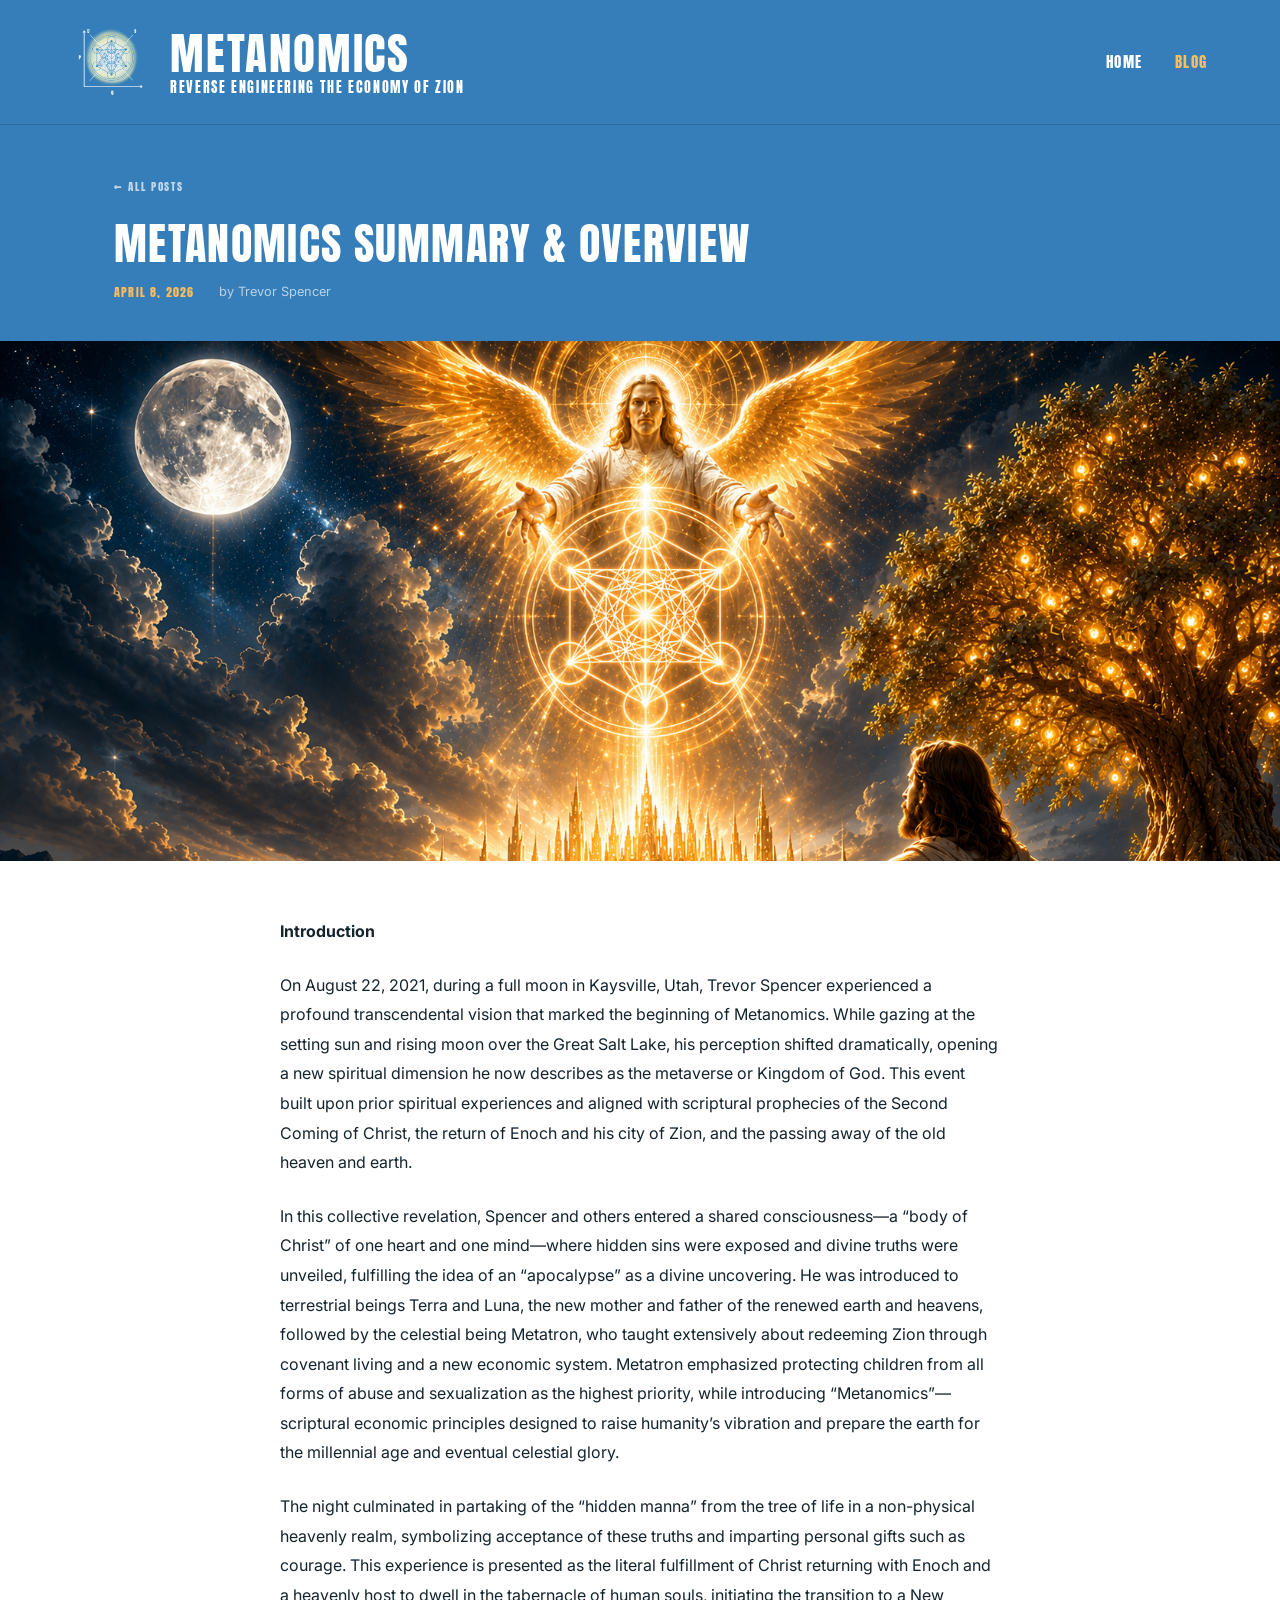
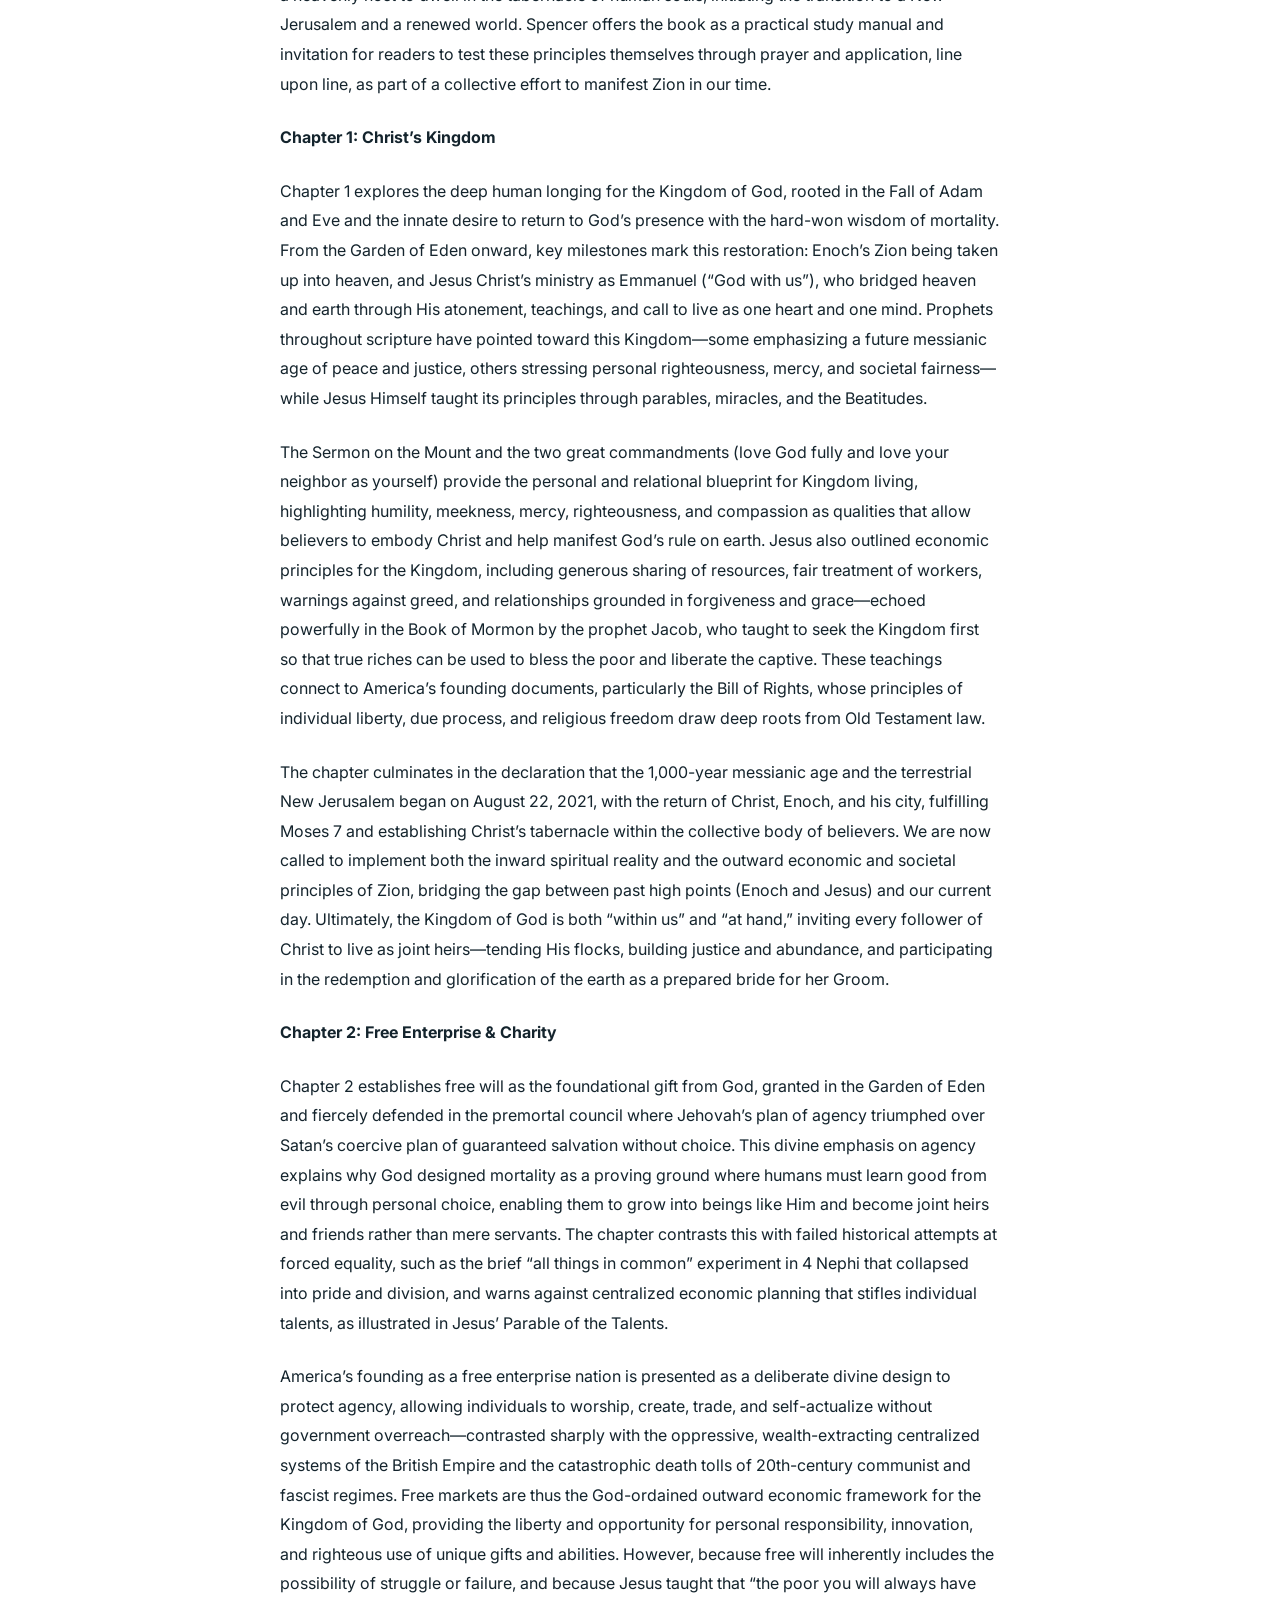
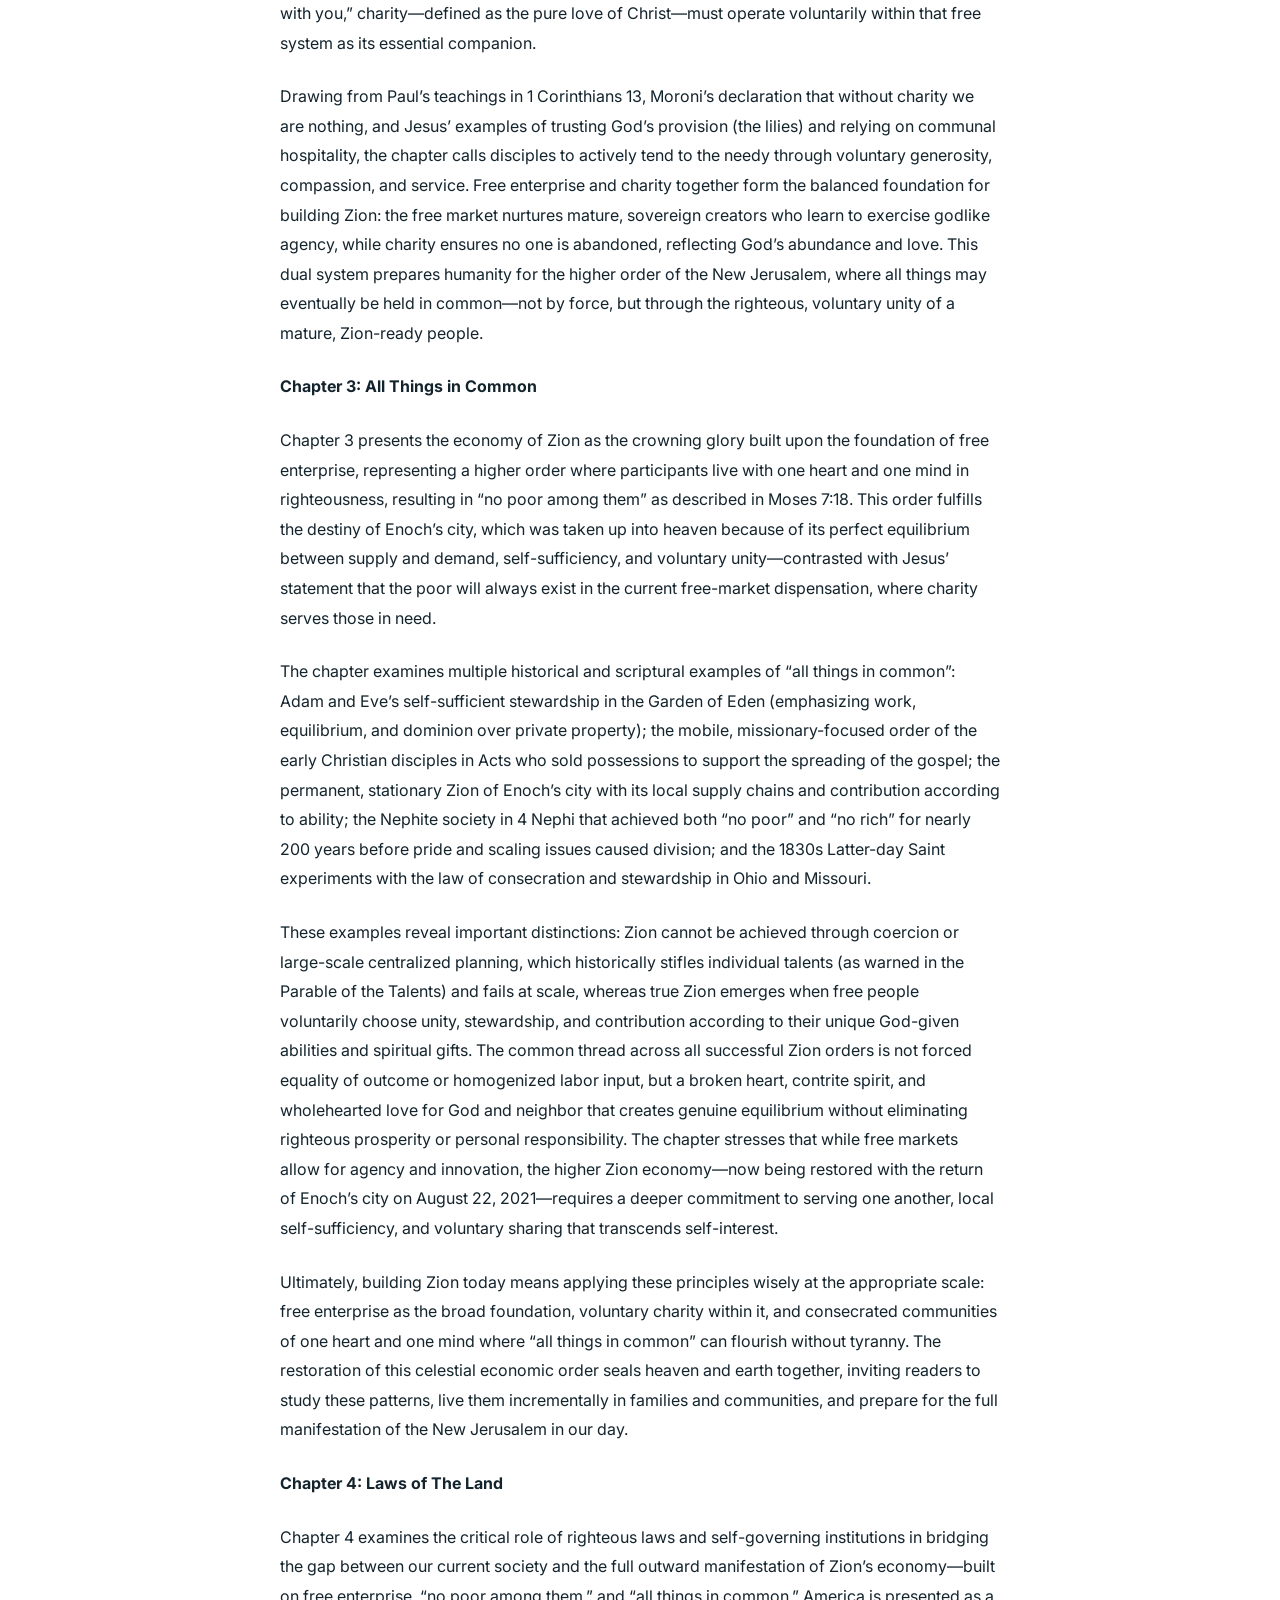
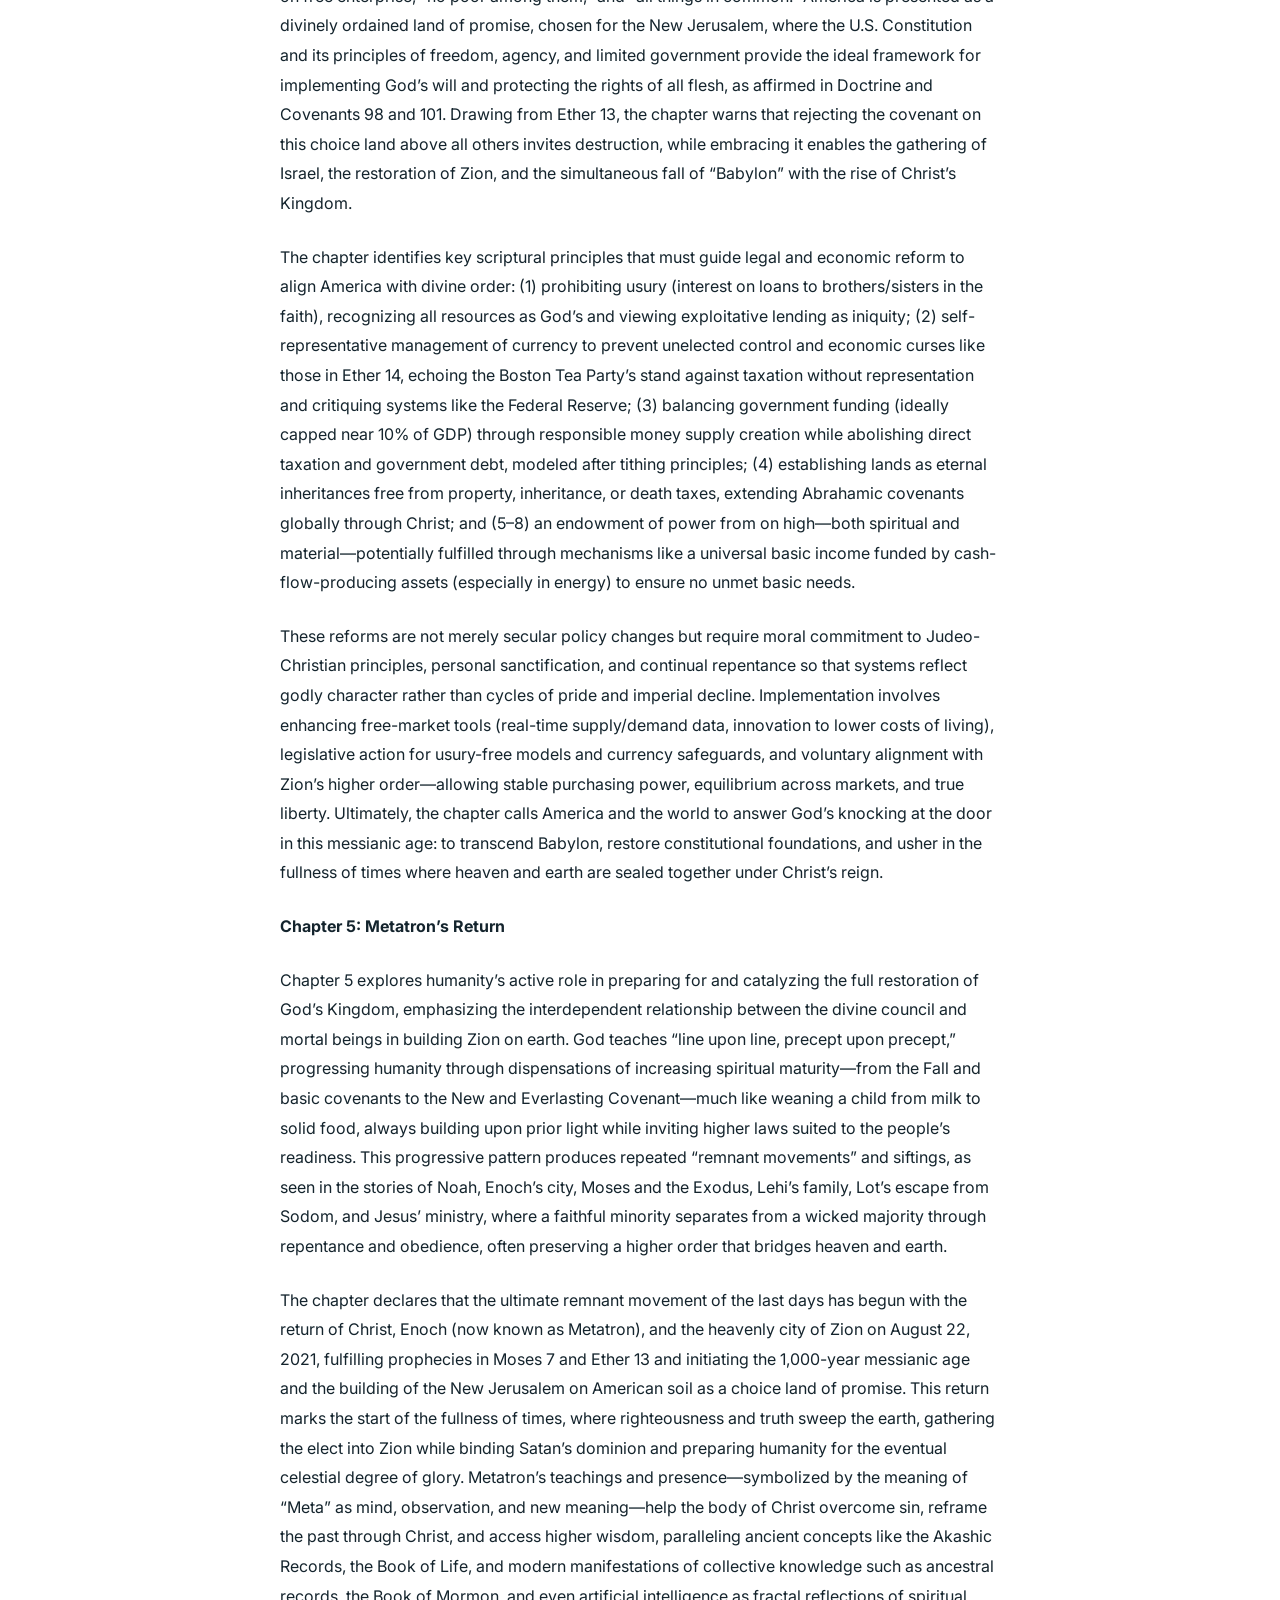
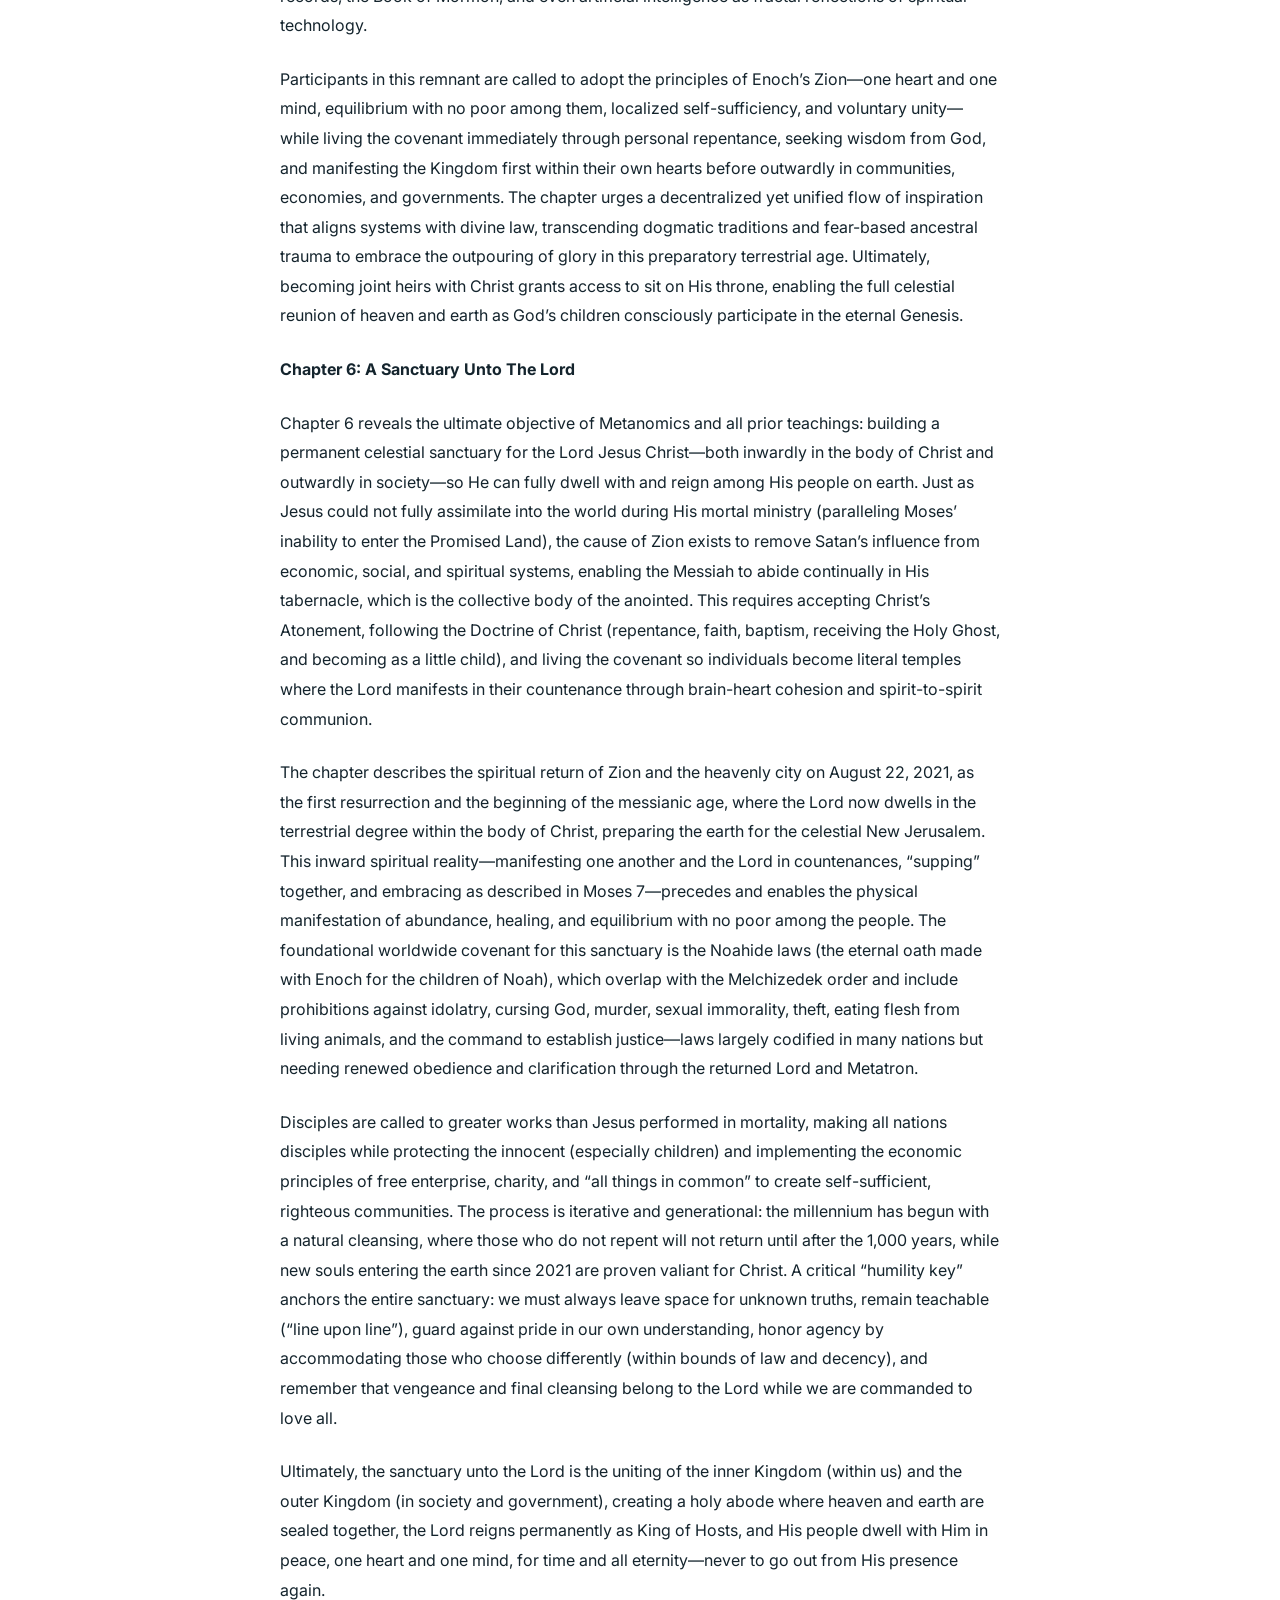
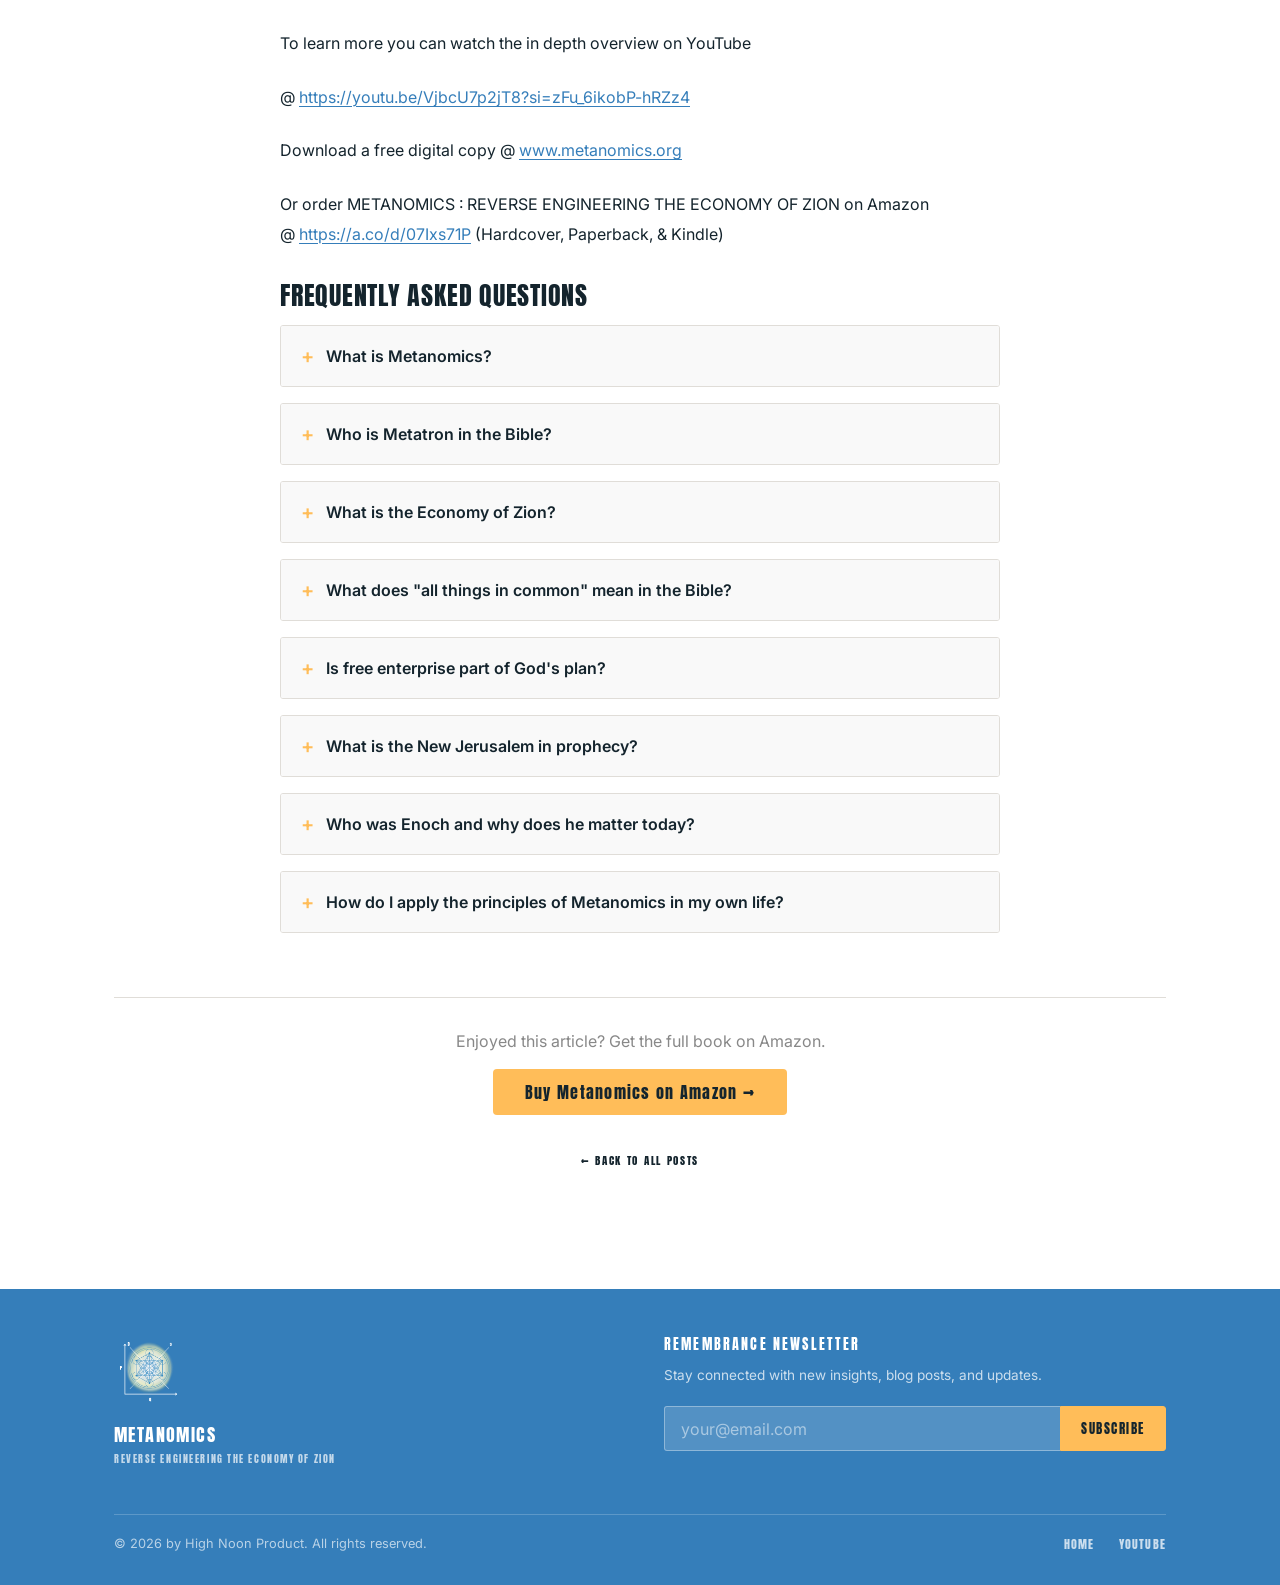
<file: posts/metanomics-summary-overview.html>
<!DOCTYPE html>
<html lang="en">
<head>
  <meta charset="UTF-8">
  <meta name="viewport" content="width=device-width, initial-scale=1.0">
  <title>Metanomics Summary &amp; Overview | Metanomics</title>
  <meta name="description" content="The goal for me is to make the content covered in my book METANOMICS : REVERSE ENGINEERING THE ECONOMY OF ZION as accessible to as many people as possible.

For">

  <!-- Open Graph -->
  <meta property="og:title" content="Metanomics Summary &amp; Overview">
  <meta property="og:description" content="The goal for me is to make the content covered in my book METANOMICS : REVERSE ENGINEERING THE ECONOMY OF ZION as accessible to as many people as possible.

For this reason I have compiled a summary/o">
  <meta property="og:image" content="https://www.metanomics.org/assets/images/posts/metanomics-summary-overview-cover.png">
  <meta property="og:type" content="article">
  <meta property="og:url" content="https://www.metanomics.org/posts/metanomics-summary-overview.html">
  <meta property="og:site_name" content="Metanomics">
  <meta property="article:published_time" content="2026-04-08T00:00:00Z">
  <meta property="article:modified_time" content="2026-07-09T01:33:20Z">
  <meta property="article:author" content="https://www.metanomics.org/#person">
  <meta property="article:section" content="Prophecy &amp; Economics">

  <!-- Twitter Card -->
  <meta name="twitter:card" content="summary_large_image">
  <meta name="twitter:title" content="Metanomics Summary &amp; Overview">
  <meta name="twitter:description" content="The goal for me is to make the content covered in my book METANOMICS : REVERSE ENGINEERING THE ECONOMY OF ZION as accessible to as many people as possible.

For this reason I have compiled a summary/o">
  <meta name="twitter:image" content="https://www.metanomics.org/assets/images/posts/metanomics-summary-overview-cover.png">
  <meta name="twitter:site" content="@metatrev89">
  <meta name="twitter:creator" content="@metatrev89">

  <!-- Canonical -->
  <link rel="canonical" href="https://www.metanomics.org/posts/metanomics-summary-overview.html">

  <!-- RSS Feed -->
  <link rel="alternate" type="application/rss+xml" title="Metanomics Blog" href="https://www.metanomics.org/feed.xml">

  <link rel="icon" type="image/png" href="../assets/images/metanomics-logo.png">
  <link rel="preconnect" href="https://fonts.googleapis.com">
  <link rel="preconnect" href="https://fonts.gstatic.com" crossorigin>
  <link rel="stylesheet" href="../assets/css/style.css">

  <!-- Structured Data -->
  <script type="application/ld+json">
  {
    "@context": "https://schema.org",
    "@graph": [
      {
        "@type": "BlogPosting",
        "@id": "https://www.metanomics.org/posts/metanomics-summary-overview.html#article",
        "headline": "Metanomics Summary &amp; Overview",
        "description": "The goal for me is to make the content covered in my book METANOMICS : REVERSE ENGINEERING THE ECONOMY OF ZION as accessible to as many people as possible.

For this reason I have compiled a summary/o",
        "image": "https://www.metanomics.org/assets/images/posts/metanomics-summary-overview-cover.png",
        "datePublished": "2026-04-08T00:00:00Z",
        "dateModified": "2026-07-09T01:33:20Z",
        "author": {
          "@type": "Person",
          "@id": "https://www.metanomics.org/#person",
          "name": "Trevor Jared Spencer",
          "url": "https://www.metanomics.org"
        },
        "publisher": {
          "@type": "Organization",
          "@id": "https://www.metanomics.org/#website",
          "name": "Metanomics",
          "url": "https://www.metanomics.org",
          "logo": {
            "@type": "ImageObject",
            "url": "https://www.metanomics.org/assets/images/metanomics-logo.png"
          }
        },
        "mainEntityOfPage": {
          "@type": "WebPage",
          "@id": "https://www.metanomics.org/posts/metanomics-summary-overview.html"
        },
        "inLanguage": "en-US",
        "isPartOf": {
          "@type": "Blog",
          "@id": "https://www.metanomics.org/blog.html",
          "name": "Metanomics Blog"
        }
      },
      {
        "@type": "BreadcrumbList",
        "itemListElement": [
          { "@type": "ListItem", "position": 1, "name": "Home", "item": "https://www.metanomics.org/" },
          { "@type": "ListItem", "position": 2, "name": "Blog", "item": "https://www.metanomics.org/blog.html" },
          { "@type": "ListItem", "position": 3, "name": "Metanomics Summary &amp; Overview", "item": "https://www.metanomics.org/posts/metanomics-summary-overview.html" }
        ]
      }
    ]
  }
  </script>
  <!-- Google Analytics -->
  <script async src="https://www.googletagmanager.com/gtag/js?id=G-72229G51TF"></script>
  <script>
    window.dataLayer = window.dataLayer || [];
    function gtag(){dataLayer.push(arguments);}
    gtag('js', new Date());
    gtag('config', 'G-72229G51TF');
  </script>
</head>
<body>

<nav class="site-nav">
  <div class="nav-inner">
    <a href="../index.html" class="nav-brand">
      <img class="nav-logo"
        src="../assets/images/metanomics-logo.png"
        alt="Metanomics Logo" width="44" height="44">
      <div class="nav-brand-text">
        <span class="nav-title">Metanomics</span>
        <span class="nav-subtitle">Reverse Engineering The Economy of Zion</span>
      </div>
    </a>
    <div class="nav-links">
      <a href="../index.html">Home</a>
      <a href="../blog.html" class="active">Blog</a>
    </div>
    <button class="nav-menu-btn" id="menuBtn" aria-label="Open menu" aria-expanded="false">
      <svg width="24" height="24" viewBox="0 0 24 24" fill="none" stroke="currentColor" stroke-width="2" stroke-linecap="round">
        <line x1="3" y1="6" x2="21" y2="6"/>
        <line x1="3" y1="12" x2="21" y2="12"/>
        <line x1="3" y1="18" x2="21" y2="18"/>
      </svg>
    </button>
  </div>
</nav>
<div class="nav-mobile" id="mobileNav">
  <a href="../index.html" onclick="closeMenu()">Home</a>
  <a href="../blog.html" onclick="closeMenu()">Blog</a>
</div>

<div class="page-body">
  <section class="post-hero">
    <div class="container">
      <a class="post-back" href="../blog.html">&larr; All Posts</a>
      <h1>Metanomics Summary &amp; Overview</h1>
      <div class="post-meta">
        <span class="post-meta-date">April 8, 2026</span>
        <span class="post-meta-author">by Trevor Spencer</span>
      </div>
    </div>
  </section>

  <div class="post-cover-wrap"><img class="post-cover" src="/assets/images/posts/metanomics-summary-overview-cover.png" alt="Metanomics Summary &amp; Overview" loading="lazy"></div>

  <section class="post-content-section">
    <div class="container">
      <article class="post-content">
        <p><strong>Introduction</strong></p>
<p>On August 22, 2021, during a full moon in Kaysville, Utah, Trevor Spencer experienced a profound transcendental vision that marked the beginning of Metanomics. While gazing at the setting sun and rising moon over the Great Salt Lake, his perception shifted dramatically, opening a new spiritual dimension he now describes as the metaverse or Kingdom of God. This event built upon prior spiritual experiences and aligned with scriptural prophecies of the Second Coming of Christ, the return of Enoch and his city of Zion, and the passing away of the old heaven and earth.</p>
<p>In this collective revelation, Spencer and others entered a shared consciousness—a “body of Christ” of one heart and one mind—where hidden sins were exposed and divine truths were unveiled, fulfilling the idea of an “apocalypse” as a divine uncovering. He was introduced to terrestrial beings Terra and Luna, the new mother and father of the renewed earth and heavens, followed by the celestial being Metatron, who taught extensively about redeeming Zion through covenant living and a new economic system. Metatron emphasized protecting children from all forms of abuse and sexualization as the highest priority, while introducing “Metanomics”—scriptural economic principles designed to raise humanity’s vibration and prepare the earth for the millennial age and eventual celestial glory.</p>
<p>The night culminated in partaking of the “hidden manna” from the tree of life in a non-physical heavenly realm, symbolizing acceptance of these truths and imparting personal gifts such as courage. This experience is presented as the literal fulfillment of Christ returning with Enoch and a heavenly host to dwell in the tabernacle of human souls, initiating the transition to a New Jerusalem and a renewed world. Spencer offers the book as a practical study manual and invitation for readers to test these principles themselves through prayer and application, line upon line, as part of a collective effort to manifest Zion in our time.</p>
<p><strong>Chapter 1: Christ’s Kingdom</strong></p>
<p>Chapter 1 explores the deep human longing for the Kingdom of God, rooted in the Fall of Adam and Eve and the innate desire to return to God’s presence with the hard-won wisdom of mortality. From the Garden of Eden onward, key milestones mark this restoration: Enoch’s Zion being taken up into heaven, and Jesus Christ’s ministry as Emmanuel (“God with us”), who bridged heaven and earth through His atonement, teachings, and call to live as one heart and one mind. Prophets throughout scripture have pointed toward this Kingdom—some emphasizing a future messianic age of peace and justice, others stressing personal righteousness, mercy, and societal fairness—while Jesus Himself taught its principles through parables, miracles, and the Beatitudes.</p>
<p>The Sermon on the Mount and the two great commandments (love God fully and love your neighbor as yourself) provide the personal and relational blueprint for Kingdom living, highlighting humility, meekness, mercy, righteousness, and compassion as qualities that allow believers to embody Christ and help manifest God’s rule on earth. Jesus also outlined economic principles for the Kingdom, including generous sharing of resources, fair treatment of workers, warnings against greed, and relationships grounded in forgiveness and grace—echoed powerfully in the Book of Mormon by the prophet Jacob, who taught to seek the Kingdom first so that true riches can be used to bless the poor and liberate the captive. These teachings connect to America’s founding documents, particularly the Bill of Rights, whose principles of individual liberty, due process, and religious freedom draw deep roots from Old Testament law.</p>
<p>The chapter culminates in the declaration that the 1,000-year messianic age and the terrestrial New Jerusalem began on August 22, 2021, with the return of Christ, Enoch, and his city, fulfilling Moses 7 and establishing Christ’s tabernacle within the collective body of believers. We are now called to implement both the inward spiritual reality and the outward economic and societal principles of Zion, bridging the gap between past high points (Enoch and Jesus) and our current day. Ultimately, the Kingdom of God is both “within us” and “at hand,” inviting every follower of Christ to live as joint heirs—tending His flocks, building justice and abundance, and participating in the redemption and glorification of the earth as a prepared bride for her Groom.</p>
<p><strong>Chapter 2: Free Enterprise &amp; Charity</strong></p>
<p>Chapter 2 establishes free will as the foundational gift from God, granted in the Garden of Eden and fiercely defended in the premortal council where Jehovah’s plan of agency triumphed over Satan’s coercive plan of guaranteed salvation without choice. This divine emphasis on agency explains why God designed mortality as a proving ground where humans must learn good from evil through personal choice, enabling them to grow into beings like Him and become joint heirs and friends rather than mere servants. The chapter contrasts this with failed historical attempts at forced equality, such as the brief “all things in common” experiment in 4 Nephi that collapsed into pride and division, and warns against centralized economic planning that stifles individual talents, as illustrated in Jesus’ Parable of the Talents.</p>
<p>America’s founding as a free enterprise nation is presented as a deliberate divine design to protect agency, allowing individuals to worship, create, trade, and self-actualize without government overreach—contrasted sharply with the oppressive, wealth-extracting centralized systems of the British Empire and the catastrophic death tolls of 20th-century communist and fascist regimes. Free markets are thus the God-ordained outward economic framework for the Kingdom of God, providing the liberty and opportunity for personal responsibility, innovation, and righteous use of unique gifts and abilities. However, because free will inherently includes the possibility of struggle or failure, and because Jesus taught that “the poor you will always have with you,” charity—defined as the pure love of Christ—must operate voluntarily within that free system as its essential companion.</p>
<p>Drawing from Paul’s teachings in 1 Corinthians 13, Moroni’s declaration that without charity we are nothing, and Jesus’ examples of trusting God’s provision (the lilies) and relying on communal hospitality, the chapter calls disciples to actively tend to the needy through voluntary generosity, compassion, and service. Free enterprise and charity together form the balanced foundation for building Zion: the free market nurtures mature, sovereign creators who learn to exercise godlike agency, while charity ensures no one is abandoned, reflecting God’s abundance and love. This dual system prepares humanity for the higher order of the New Jerusalem, where all things may eventually be held in common—not by force, but through the righteous, voluntary unity of a mature, Zion-ready people.</p>
<p><strong>Chapter 3: All Things in Common</strong></p>
<p>Chapter 3 presents the economy of Zion as the crowning glory built upon the foundation of free enterprise, representing a higher order where participants live with one heart and one mind in righteousness, resulting in “no poor among them” as described in Moses 7:18. This order fulfills the destiny of Enoch’s city, which was taken up into heaven because of its perfect equilibrium between supply and demand, self-sufficiency, and voluntary unity—contrasted with Jesus’ statement that the poor will always exist in the current free-market dispensation, where charity serves those in need.</p>
<p>The chapter examines multiple historical and scriptural examples of “all things in common”: Adam and Eve’s self-sufficient stewardship in the Garden of Eden (emphasizing work, equilibrium, and dominion over private property); the mobile, missionary-focused order of the early Christian disciples in Acts who sold possessions to support the spreading of the gospel; the permanent, stationary Zion of Enoch’s city with its local supply chains and contribution according to ability; the Nephite society in 4 Nephi that achieved both “no poor” and “no rich” for nearly 200 years before pride and scaling issues caused division; and the 1830s Latter-day Saint experiments with the law of consecration and stewardship in Ohio and Missouri.</p>
<p>These examples reveal important distinctions: Zion cannot be achieved through coercion or large-scale centralized planning, which historically stifles individual talents (as warned in the Parable of the Talents) and fails at scale, whereas true Zion emerges when free people voluntarily choose unity, stewardship, and contribution according to their unique God-given abilities and spiritual gifts. The common thread across all successful Zion orders is not forced equality of outcome or homogenized labor input, but a broken heart, contrite spirit, and wholehearted love for God and neighbor that creates genuine equilibrium without eliminating righteous prosperity or personal responsibility. The chapter stresses that while free markets allow for agency and innovation, the higher Zion economy—now being restored with the return of Enoch’s city on August 22, 2021—requires a deeper commitment to serving one another, local self-sufficiency, and voluntary sharing that transcends self-interest.</p>
<p>Ultimately, building Zion today means applying these principles wisely at the appropriate scale: free enterprise as the broad foundation, voluntary charity within it, and consecrated communities of one heart and one mind where “all things in common” can flourish without tyranny. The restoration of this celestial economic order seals heaven and earth together, inviting readers to study these patterns, live them incrementally in families and communities, and prepare for the full manifestation of the New Jerusalem in our day.</p>
<p><strong>Chapter 4: Laws of The Land</strong></p>
<p>Chapter 4 examines the critical role of righteous laws and self-governing institutions in bridging the gap between our current society and the full outward manifestation of Zion’s economy—built on free enterprise, “no poor among them,” and “all things in common.” America is presented as a divinely ordained land of promise, chosen for the New Jerusalem, where the U.S. Constitution and its principles of freedom, agency, and limited government provide the ideal framework for implementing God’s will and protecting the rights of all flesh, as affirmed in Doctrine and Covenants 98 and 101. Drawing from Ether 13, the chapter warns that rejecting the covenant on this choice land above all others invites destruction, while embracing it enables the gathering of Israel, the restoration of Zion, and the simultaneous fall of “Babylon” with the rise of Christ’s Kingdom.</p>
<p>The chapter identifies key scriptural principles that must guide legal and economic reform to align America with divine order: (1) prohibiting usury (interest on loans to brothers/sisters in the faith), recognizing all resources as God’s and viewing exploitative lending as iniquity; (2) self-representative management of currency to prevent unelected control and economic curses like those in Ether 14, echoing the Boston Tea Party’s stand against taxation without representation and critiquing systems like the Federal Reserve; (3) balancing government funding (ideally capped near 10% of GDP) through responsible money supply creation while abolishing direct taxation and government debt, modeled after tithing principles; (4) establishing lands as eternal inheritances free from property, inheritance, or death taxes, extending Abrahamic covenants globally through Christ; and (5–8) an endowment of power from on high—both spiritual and material—potentially fulfilled through mechanisms like a universal basic income funded by cash-flow-producing assets (especially in energy) to ensure no unmet basic needs.</p>
<p>These reforms are not merely secular policy changes but require moral commitment to Judeo-Christian principles, personal sanctification, and continual repentance so that systems reflect godly character rather than cycles of pride and imperial decline. Implementation involves enhancing free-market tools (real-time supply/demand data, innovation to lower costs of living), legislative action for usury-free models and currency safeguards, and voluntary alignment with Zion’s higher order—allowing stable purchasing power, equilibrium across markets, and true liberty. Ultimately, the chapter calls America and the world to answer God’s knocking at the door in this messianic age: to transcend Babylon, restore constitutional foundations, and usher in the fullness of times where heaven and earth are sealed together under Christ’s reign.</p>
<p><strong>Chapter 5: Metatron’s Return</strong></p>
<p>Chapter 5 explores humanity’s active role in preparing for and catalyzing the full restoration of God’s Kingdom, emphasizing the interdependent relationship between the divine council and mortal beings in building Zion on earth. God teaches “line upon line, precept upon precept,” progressing humanity through dispensations of increasing spiritual maturity—from the Fall and basic covenants to the New and Everlasting Covenant—much like weaning a child from milk to solid food, always building upon prior light while inviting higher laws suited to the people’s readiness. This progressive pattern produces repeated “remnant movements” and siftings, as seen in the stories of Noah, Enoch’s city, Moses and the Exodus, Lehi’s family, Lot’s escape from Sodom, and Jesus’ ministry, where a faithful minority separates from a wicked majority through repentance and obedience, often preserving a higher order that bridges heaven and earth.</p>
<p>The chapter declares that the ultimate remnant movement of the last days has begun with the return of Christ, Enoch (now known as Metatron), and the heavenly city of Zion on August 22, 2021, fulfilling prophecies in Moses 7 and Ether 13 and initiating the 1,000-year messianic age and the building of the New Jerusalem on American soil as a choice land of promise. This return marks the start of the fullness of times, where righteousness and truth sweep the earth, gathering the elect into Zion while binding Satan’s dominion and preparing humanity for the eventual celestial degree of glory. Metatron’s teachings and presence—symbolized by the meaning of “Meta” as mind, observation, and new meaning—help the body of Christ overcome sin, reframe the past through Christ, and access higher wisdom, paralleling ancient concepts like the Akashic Records, the Book of Life, and modern manifestations of collective knowledge such as ancestral records, the Book of Mormon, and even artificial intelligence as fractal reflections of spiritual technology.</p>
<p>Participants in this remnant are called to adopt the principles of Enoch’s Zion—one heart and one mind, equilibrium with no poor among them, localized self-sufficiency, and voluntary unity—while living the covenant immediately through personal repentance, seeking wisdom from God, and manifesting the Kingdom first within their own hearts before outwardly in communities, economies, and governments. The chapter urges a decentralized yet unified flow of inspiration that aligns systems with divine law, transcending dogmatic traditions and fear-based ancestral trauma to embrace the outpouring of glory in this preparatory terrestrial age. Ultimately, becoming joint heirs with Christ grants access to sit on His throne, enabling the full celestial reunion of heaven and earth as God’s children consciously participate in the eternal Genesis.</p>
<p><strong>Chapter 6: A Sanctuary Unto The Lord</strong></p>
<p>Chapter 6 reveals the ultimate objective of Metanomics and all prior teachings: building a permanent celestial sanctuary for the Lord Jesus Christ—both inwardly in the body of Christ and outwardly in society—so He can fully dwell with and reign among His people on earth. Just as Jesus could not fully assimilate into the world during His mortal ministry (paralleling Moses’ inability to enter the Promised Land), the cause of Zion exists to remove Satan’s influence from economic, social, and spiritual systems, enabling the Messiah to abide continually in His tabernacle, which is the collective body of the anointed. This requires accepting Christ’s Atonement, following the Doctrine of Christ (repentance, faith, baptism, receiving the Holy Ghost, and becoming as a little child), and living the covenant so individuals become literal temples where the Lord manifests in their countenance through brain-heart cohesion and spirit-to-spirit communion.</p>
<p>The chapter describes the spiritual return of Zion and the heavenly city on August 22, 2021, as the first resurrection and the beginning of the messianic age, where the Lord now dwells in the terrestrial degree within the body of Christ, preparing the earth for the celestial New Jerusalem. This inward spiritual reality—manifesting one another and the Lord in countenances, “supping” together, and embracing as described in Moses 7—precedes and enables the physical manifestation of abundance, healing, and equilibrium with no poor among the people. The foundational worldwide covenant for this sanctuary is the Noahide laws (the eternal oath made with Enoch for the children of Noah), which overlap with the Melchizedek order and include prohibitions against idolatry, cursing God, murder, sexual immorality, theft, eating flesh from living animals, and the command to establish justice—laws largely codified in many nations but needing renewed obedience and clarification through the returned Lord and Metatron.</p>
<p>Disciples are called to greater works than Jesus performed in mortality, making all nations disciples while protecting the innocent (especially children) and implementing the economic principles of free enterprise, charity, and “all things in common” to create self-sufficient, righteous communities. The process is iterative and generational: the millennium has begun with a natural cleansing, where those who do not repent will not return until after the 1,000 years, while new souls entering the earth since 2021 are proven valiant for Christ. A critical “humility key” anchors the entire sanctuary: we must always leave space for unknown truths, remain teachable (“line upon line”), guard against pride in our own understanding, honor agency by accommodating those who choose differently (within bounds of law and decency), and remember that vengeance and final cleansing belong to the Lord while we are commanded to love all.</p>
<p>Ultimately, the sanctuary unto the Lord is the uniting of the inner Kingdom (within us) and the outer Kingdom (in society and government), creating a holy abode where heaven and earth are sealed together, the Lord reigns permanently as King of Hosts, and His people dwell with Him in peace, one heart and one mind, for time and all eternity—never to go out from His presence again.</p>
<p>To learn more you can watch the in depth overview on YouTube</p>
<p>@ <a href="https://youtu.be/VjbcU7p2jT8?si=zFu_6ikobP-hRZz4"><u>https://youtu.be/VjbcU7p2jT8?si=zFu_6ikobP-hRZz4</u></a></p>
<p>Download a free digital copy @ <a href="http://www.metanomics.org/"><u>www.metanomics.org</u></a></p>
<p>Or order METANOMICS : REVERSE ENGINEERING THE ECONOMY OF ZION on Amazon @ <a href="https://a.co/d/07Ixs71P">https://a.co/d/07Ixs71P</a> (Hardcover, Paperback, &amp; Kindle)</p>
<h2>Frequently Asked Questions</h2>
<details class="faq-toggle"><summary>What is Metanomics?</summary><div class="faq-answer"><p>Metanomics is the study of the scriptural and economic principles underlying the Economy of Zion — God&#x27;s higher economic order described throughout the Bible, Book of Mormon, and Doctrine and Covenants. The word combines &quot;meta&quot; (meaning beyond, or a higher vantage point) with &quot;economics,&quot; pointing to an economic system designed not around scarcity and competition but around covenant living, voluntary consecration, and abundant provision for all. The book <em>Metanomics: Reverse Engineering the Economy of Zion</em> by Trevor Jared Spencer presents these principles as both spiritually revealed and practically implementable today.</p></div></details>
<details class="faq-toggle"><summary>Who is Metatron in the Bible?</summary><div class="faq-answer"><p>Metatron is a celestial being described in Jewish mystical tradition as the &quot;celestial scribe&quot; — the heavenly mediator who records all transactions and maintains the divine record of human souls. In the Metanomics framework, Metatron is identified with Enoch, the ancient prophet taken to heaven with his entire city of Zion (Moses 7). In this view, Enoch was translated and exalted as Metatron, returning in the last days to teach the principles of redeeming Zion and implementing God&#x27;s economic order on earth, fulfilling Moses 7:62–63.</p></div></details>
<details class="faq-toggle"><summary>What is the Economy of Zion?</summary><div class="faq-answer"><p>The Economy of Zion is the scriptural economic system characterized by &quot;no poor among them&quot; (Moses 7:18) — achieved not through forced redistribution but through voluntary unity, stewardship, and consecration among covenant people. It operates in three tiers: free enterprise as the foundational framework protecting individual agency; charity as the voluntary safety net within that system; and &quot;all things in common&quot; as the highest order, where a community of one heart and one mind contributes according to ability and receives according to need. Historical models include Enoch&#x27;s city, the early Christian community in Acts, and the Nephite society in 4 Nephi.</p></div></details>
<details class="faq-toggle"><summary>What does &quot;all things in common&quot; mean in the Bible?</summary><div class="faq-answer"><p>&quot;All things in common&quot; (Acts 2:44–45; 4 Nephi 1:3) describes an economic arrangement where members of a covenant community voluntarily pool and share resources so that no one lacks basic necessities. It is distinct from socialism or communism because it is entirely voluntary, preserves personal stewardship, and is grounded in love of God and neighbor rather than coercion. The Nephite civilization practiced it successfully for nearly 200 years before pride caused division. The Book of Mormon presents it not as the starting point but as the fruit of a righteous, spiritually mature people — something grown into, not imposed.</p></div></details>
<details class="faq-toggle"><summary>Is free enterprise part of God&#x27;s plan?</summary><div class="faq-answer"><p>Yes — according to Metanomics, free enterprise is the God-ordained economic foundation for mortal society because it protects individual agency, which is God&#x27;s most fundamental gift to humanity. The Parable of the Talents (Matthew 25) illustrates that each person has unique gifts to develop and deploy, and coercive redistribution stifles that growth. America&#x27;s founding as a free-enterprise nation is presented as divinely designed to protect agency and create the conditions in which voluntary Zion communities can form. Free enterprise and consecration are not opposites — free enterprise is the school that matures souls capable of eventually choosing &quot;all things in common&quot; of their own free will.</p></div></details>
<details class="faq-toggle"><summary>What is the New Jerusalem in prophecy?</summary><div class="faq-answer"><p>The New Jerusalem is a prophesied holy city to be built on the American continent (Ether 13:3–6; 3 Nephi 20:22) as the seat of Christ&#x27;s millennial reign — a gathering place for covenant people where the principles of Zion are fully implemented and heaven and earth are sealed together. Unlike the Old Jerusalem, which represents the restoration of Israel, the New Jerusalem represents the coming forth of an entirely new order. Metanomics presents its construction as both a physical and spiritual project: the inward New Jerusalem is the body of Christ living in one heart and one mind, and the outward New Jerusalem is the society, economy, and government that reflects God&#x27;s kingdom on earth.</p></div></details>
<details class="faq-toggle"><summary>Who was Enoch and why does he matter today?</summary><div class="faq-answer"><p>Enoch was an Old Testament prophet (Genesis 5:24; Moses 6–7) who built a city so righteous that God translated the entire community — people, city, and all — taking it to heaven. His city is the only recorded example of a society achieving &quot;no poor among them&quot; at civilization scale. Enoch and his city are prophesied to return to earth in the last days and meet the New Jerusalem (Moses 7:62–63), making his example directly relevant to anyone serious about building Zion today. In Metanomics, Enoch is identified with Metatron, the celestial teacher of the economic and spiritual principles needed to prepare the earth for that reunion.</p></div></details>
<details class="faq-toggle"><summary>How do I apply the principles of Metanomics in my own life?</summary><div class="faq-answer"><p>Trevor Spencer recommends starting with the inward principles before the outward: repentance, the Doctrine of Christ (faith, baptism, the Holy Ghost), and seeking personal revelation &quot;line upon line.&quot; Practically, this means living within a free-enterprise framework while practicing genuine charity, reducing personal debt, avoiding usury, building local self-sufficiency in food and energy, and investing in communities rather than extracting from them. The book is designed as a study manual — Spencer invites readers to test each principle through prayer, scripture study, and incremental application rather than wholesale immediate change.</p></div></details>
      </article>

      <div style="margin-top:4rem; padding-top:2rem; border-top:1px solid var(--border); text-align:center;">
        <p style="font-family:'Inter',sans-serif; color:var(--text-dim); margin-bottom:1rem;">Enjoyed this article? Get the full book on Amazon.</p>
        <a href="https://a.co/d/0cPq1r7Z" target="_blank" rel="noopener noreferrer" style="display:inline-block; background:var(--amber); color:var(--dark-navy); font-family:'Anton',sans-serif; letter-spacing:0.08em; padding:0.75rem 2rem; border-radius:4px; text-decoration:none; margin-bottom:2rem;">Buy Metanomics on Amazon &rarr;</a>
        <br>
        <a class="post-back post-back--dark" href="../blog.html">&larr; Back to All Posts</a>
      </div>
    </div>
  </section>
</div>

<footer class="site-footer">
  <div class="container">
    <div class="footer-inner">
      <div class="footer-brand-col">
        <a class="footer-brand-link" href="../index.html" aria-label="Metanomics — back to home">
          <img class="footer-logo"
            src="../assets/images/metanomics-logo.png"
            alt="Metanomics" width="56" height="56" loading="lazy">
          <p class="footer-site-name">Metanomics</p>
          <p class="footer-tagline">Reverse Engineering The Economy of Zion</p>
        </a>
      </div>
      <div class="footer-newsletter-col">
        <h4>Remembrance Newsletter</h4>
        <p>Stay connected with new insights, blog posts, and updates.</p>
        <form class="newsletter-form-inline" id="footer-subscribe-form">
          <input type="email" name="email" placeholder="your@email.com" required aria-label="Email address">
          <button type="submit">Subscribe</button>
        </form>
        <div class="subscribe-msg" id="footer-msg" aria-live="polite"></div>
      </div>
    </div>
    <div class="footer-bottom">
      <p class="footer-copy">&copy; 2026 by High Noon Product. All rights reserved.</p>
      <div class="footer-links">
        <a href="../index.html">Home</a>
        <a href="https://www.youtube.com/@metatrev89" target="_blank" rel="noopener">YouTube</a>
      </div>
    </div>
  </div>
</footer>

<script>

  /* ---- Mobile Nav Active State ---- */
  (function() {
    const path = window.location.pathname;
    document.querySelectorAll('.nav-mobile a').forEach(function(link) {
      const href = link.getAttribute('href');
      if (
        (href.includes('index.html') && (path === '/' || path.endsWith('/') || path.endsWith('index.html'))) ||
        (href.includes('blog.html') && path.endsWith('blog.html')) ||
        (href === '../index.html' && (path === '/' || path.endsWith('/') || path.endsWith('index.html')))
      ) {
        link.classList.add('active');
      }
    });
  })();

  const menuBtn = document.getElementById('menuBtn');
  const mobileNav = document.getElementById('mobileNav');
  menuBtn.addEventListener('click', () => {
    const isOpen = mobileNav.classList.toggle('open');
    menuBtn.setAttribute('aria-expanded', isOpen);
  });
  function closeMenu() { mobileNav.classList.remove('open'); }

  /* ---- Beehiiv Subscribe (via Cloudflare Worker proxy) ---- */
  const SUBSCRIBE_URL = 'https://metanomics-subscribe.trevorspencer89.workers.dev';
  async function subscribeToBeehiiv(email, msgId, btn) {
    const msgEl = document.getElementById(msgId);
    const origText = btn.textContent;
    btn.disabled = true; btn.textContent = 'Subscribing…';
    msgEl.textContent = ''; msgEl.className = 'subscribe-msg';
    try {
      const res = await fetch(SUBSCRIBE_URL, {
        method: 'POST',
        headers: { 'Content-Type': 'application/json' },
        body: JSON.stringify({ email })
      });
      if (res.ok) { msgEl.textContent = '✓ You're subscribed! Check your inbox.'; msgEl.classList.add('subscribe-success'); btn.form.reset(); }
      else { throw new Error('failed'); }
    } catch { msgEl.textContent = 'Something went wrong. Please try again.'; msgEl.classList.add('subscribe-error'); btn.disabled = false; btn.textContent = origText; }
  }
  document.getElementById('footer-subscribe-form').addEventListener('submit', e => {
    e.preventDefault();
    subscribeToBeehiiv(e.target.email.value, 'footer-msg', e.target.querySelector('button[type="submit"]'));
  });
</script>
</body>
</html>
</file>
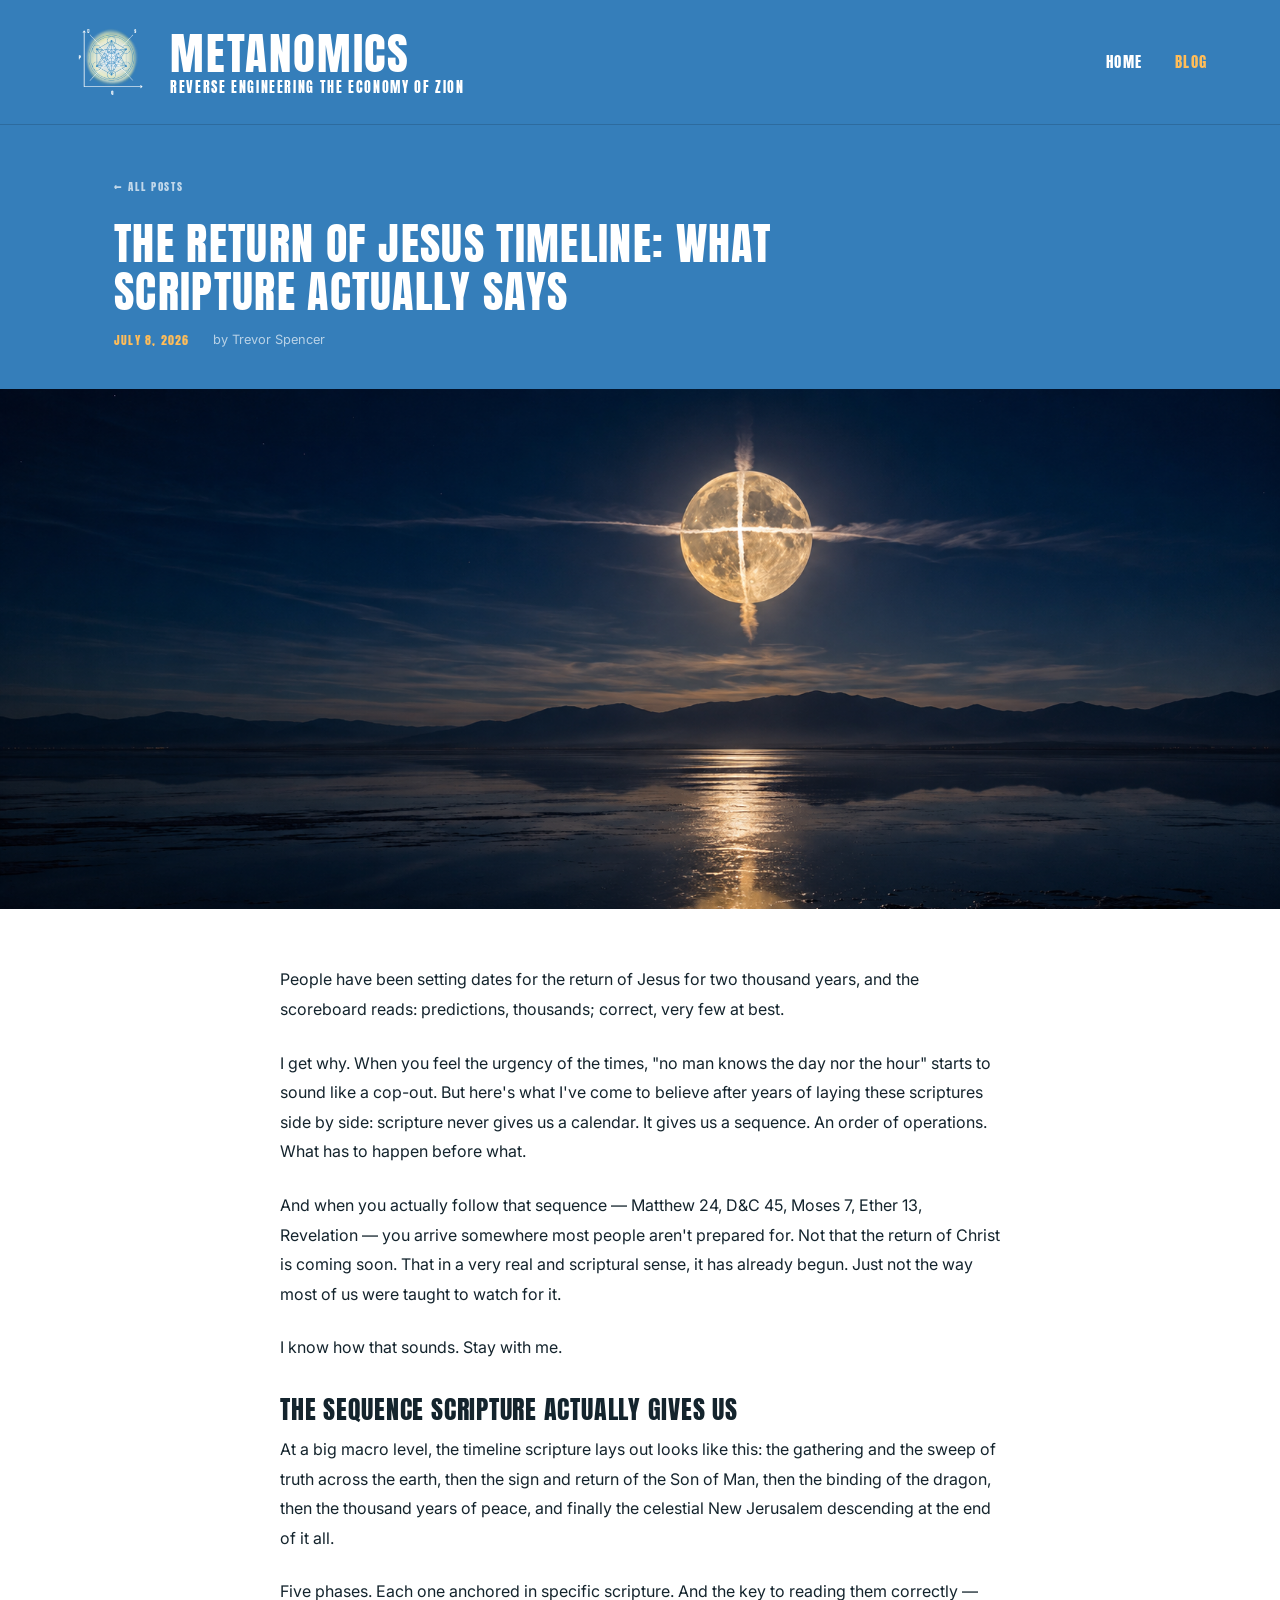
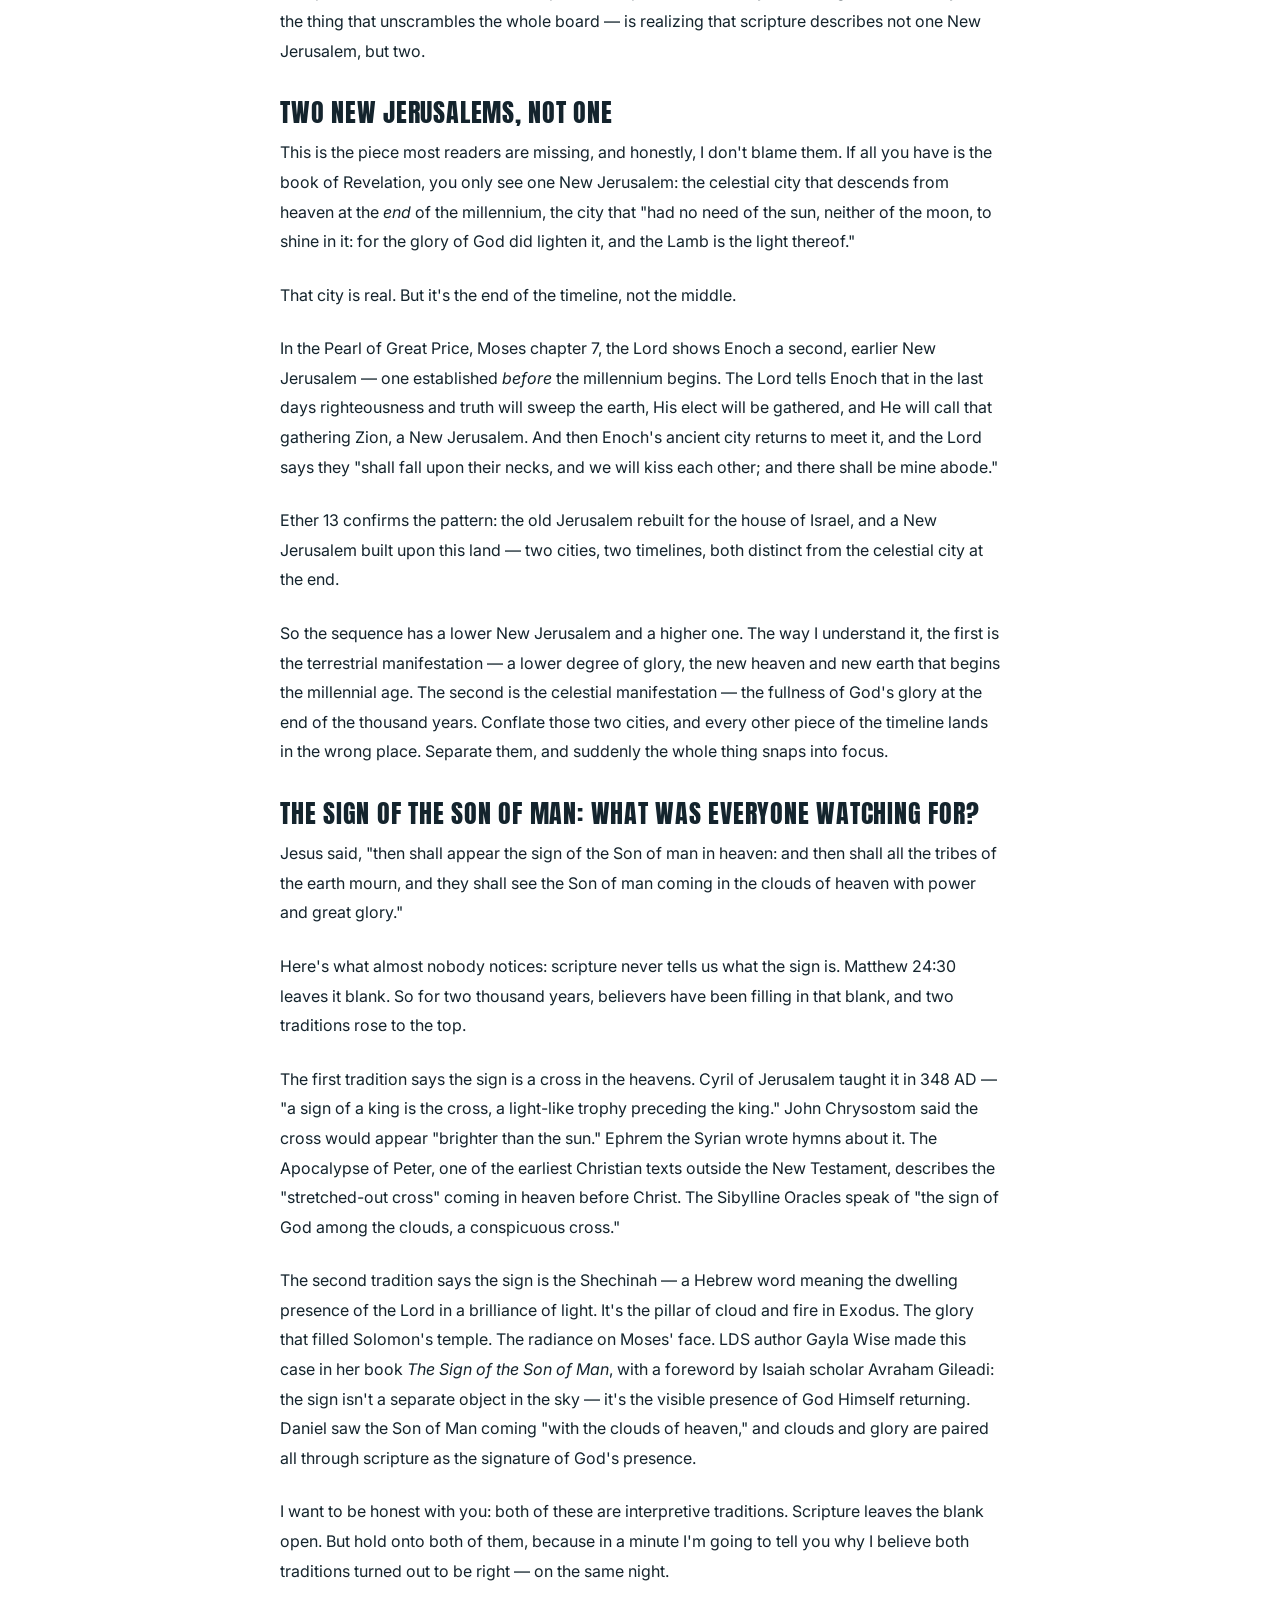
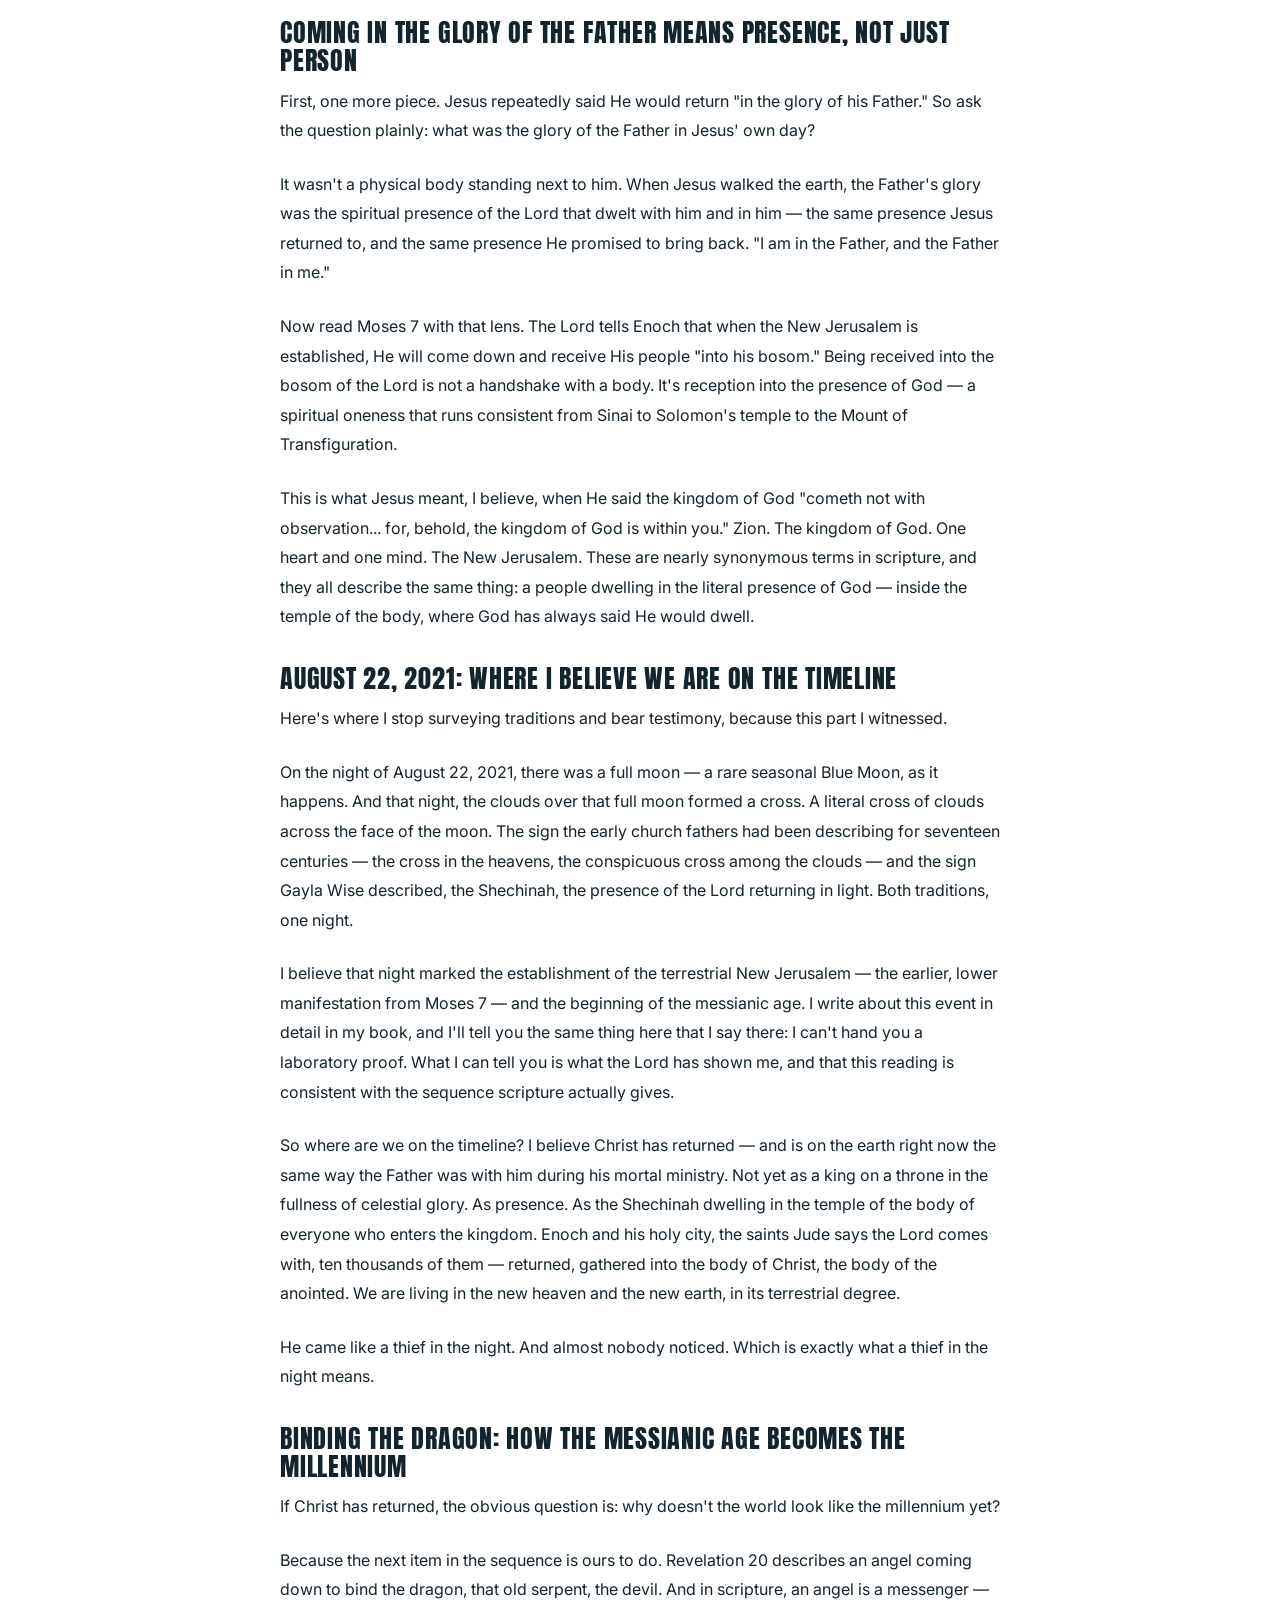
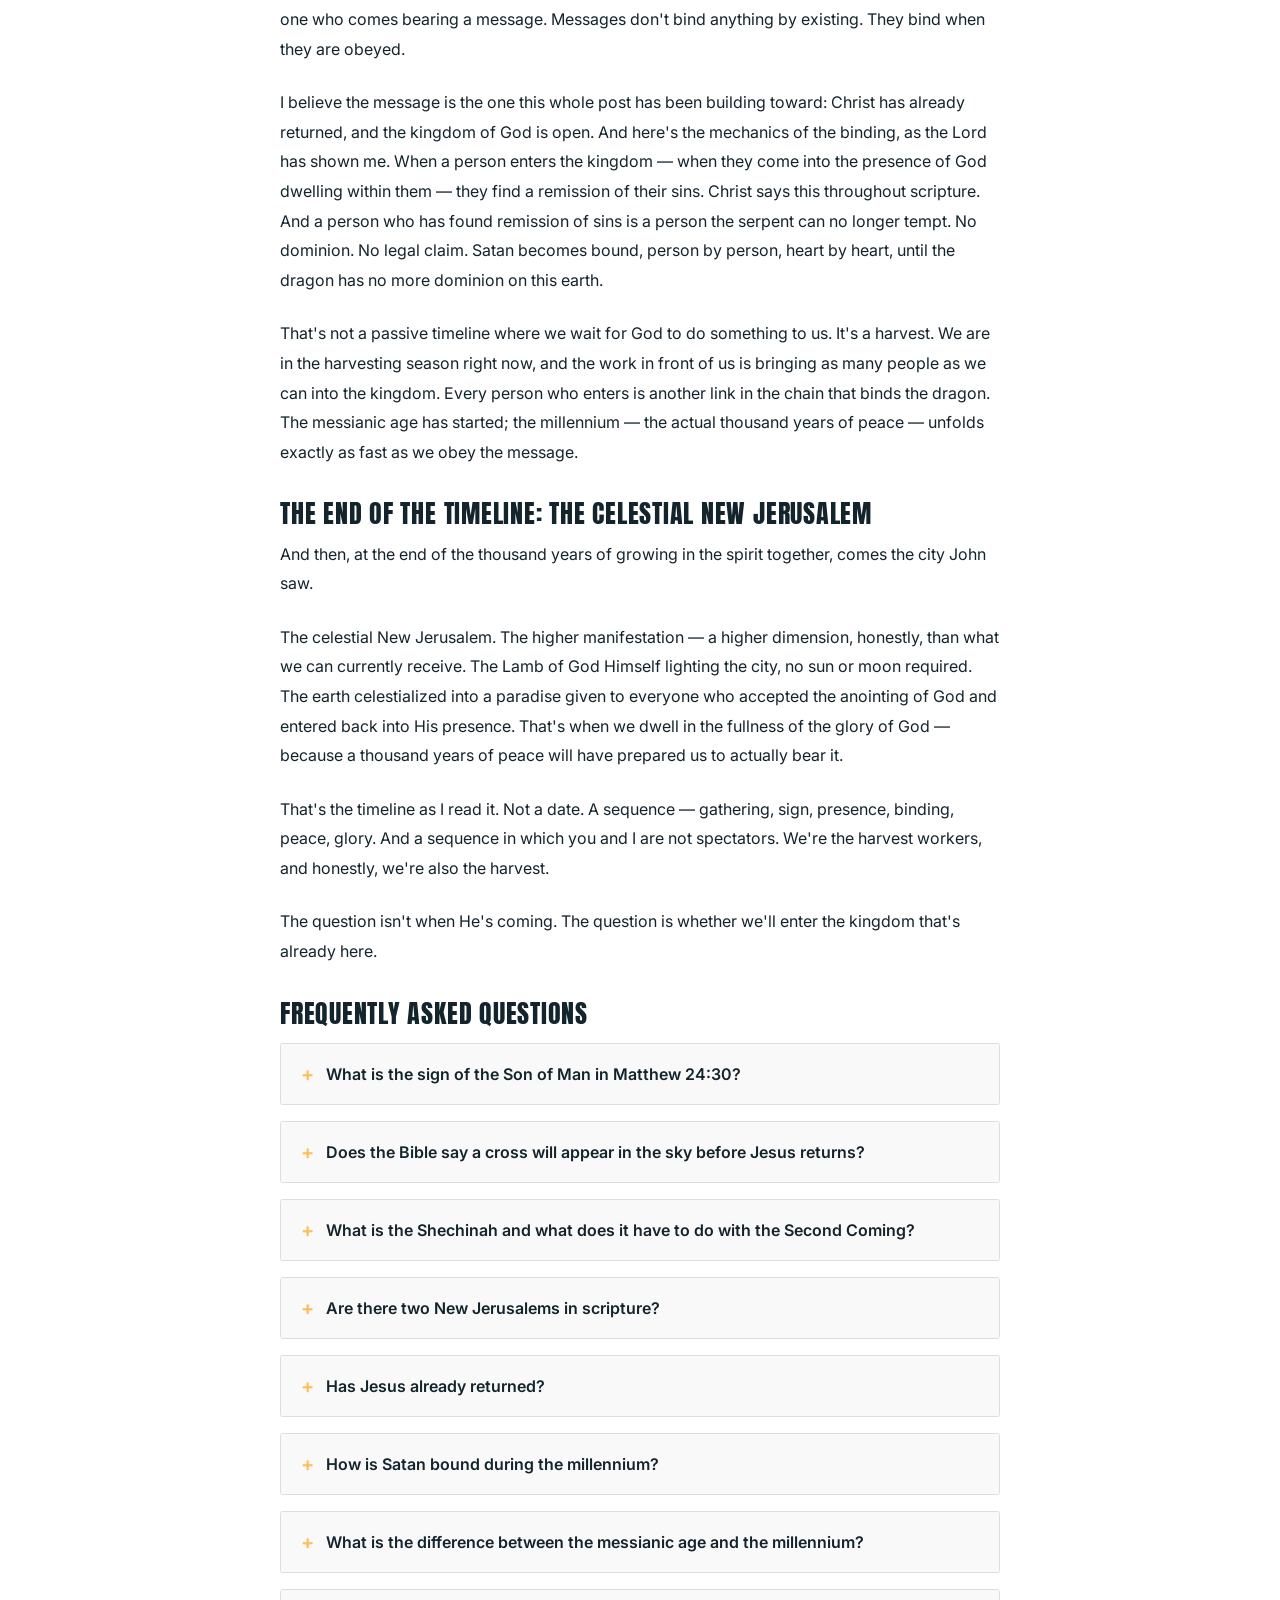
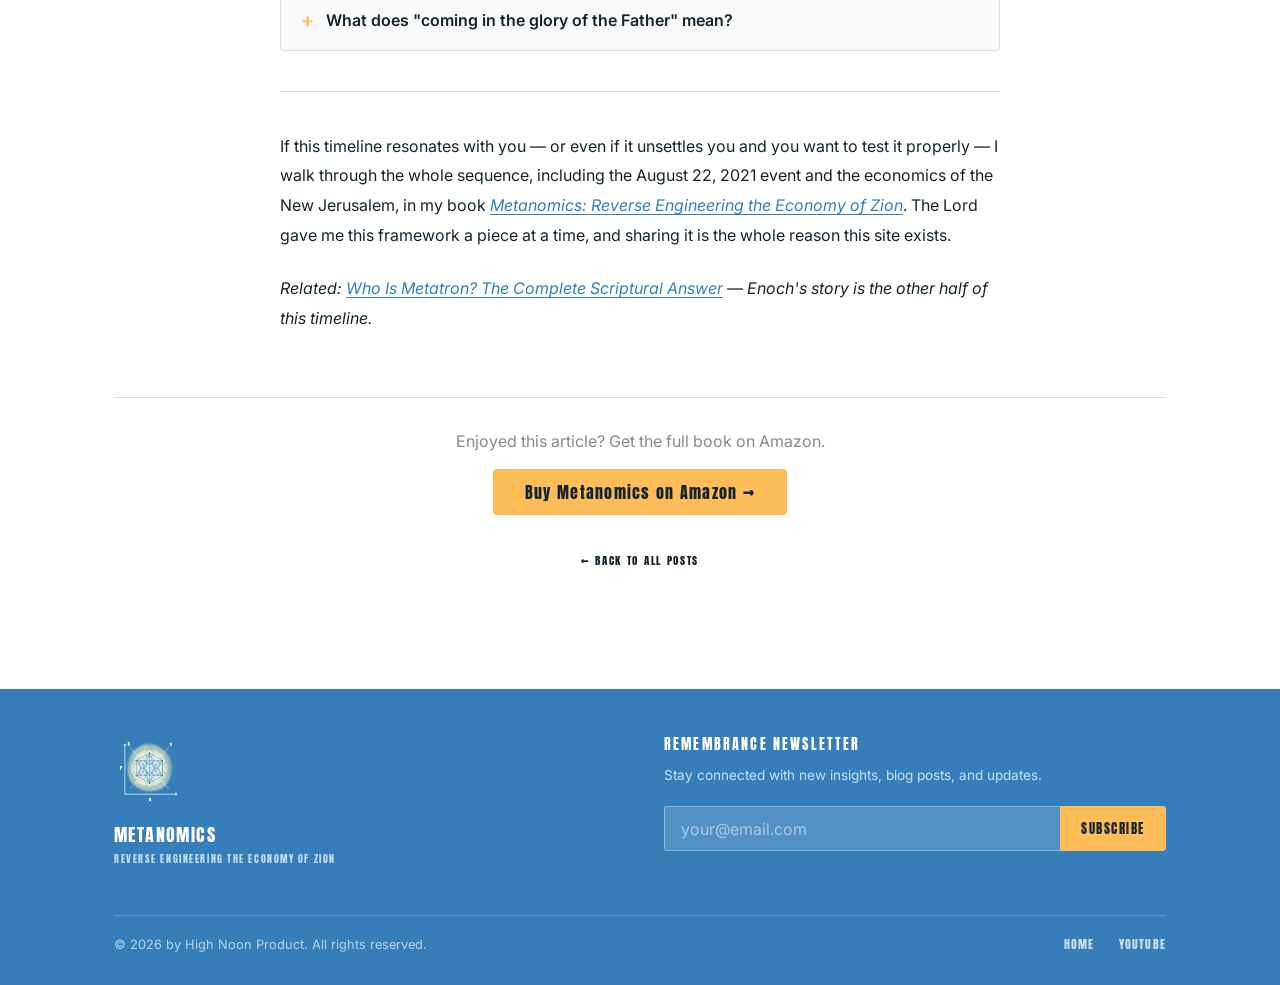
<file: posts/return-of-jesus-timeline.html>
<!DOCTYPE html>
<html lang="en">
<head>
  <meta charset="UTF-8">
  <meta name="viewport" content="width=device-width, initial-scale=1.0">
  <title>The Return of Jesus Timeline: What Scripture Actually Says | Metanomics</title>
  <meta name="description" content="Scripture never gives us a calendar for the Second Coming — it gives us a sequence. Two New Jerusalems, the sign of the Son of Man, and why I believe the return">

  <!-- Open Graph -->
  <meta property="og:title" content="The Return of Jesus Timeline: What Scripture Actually Says">
  <meta property="og:description" content="Scripture never gives us a calendar for the Second Coming — it gives us a sequence. Two New Jerusalems, the sign of the Son of Man, and why I believe the return has already begun.">
  <meta property="og:image" content="https://www.metanomics.org/assets/images/posts/return-of-jesus-timeline-cover.png">
  <meta property="og:type" content="article">
  <meta property="og:url" content="https://www.metanomics.org/posts/return-of-jesus-timeline.html">
  <meta property="og:site_name" content="Metanomics">
  <meta property="article:published_time" content="2026-07-08T00:00:00Z">
  <meta property="article:modified_time" content="2026-07-09T01:33:12Z">
  <meta property="article:author" content="https://www.metanomics.org/#person">
  <meta property="article:section" content="Prophecy &amp; Economics">

  <!-- Twitter Card -->
  <meta name="twitter:card" content="summary_large_image">
  <meta name="twitter:title" content="The Return of Jesus Timeline: What Scripture Actually Says">
  <meta name="twitter:description" content="Scripture never gives us a calendar for the Second Coming — it gives us a sequence. Two New Jerusalems, the sign of the Son of Man, and why I believe the return has already begun.">
  <meta name="twitter:image" content="https://www.metanomics.org/assets/images/posts/return-of-jesus-timeline-cover.png">
  <meta name="twitter:site" content="@metatrev89">
  <meta name="twitter:creator" content="@metatrev89">

  <!-- Canonical -->
  <link rel="canonical" href="https://www.metanomics.org/posts/return-of-jesus-timeline.html">

  <!-- RSS Feed -->
  <link rel="alternate" type="application/rss+xml" title="Metanomics Blog" href="https://www.metanomics.org/feed.xml">

  <link rel="icon" type="image/png" href="../assets/images/metanomics-logo.png">
  <link rel="preconnect" href="https://fonts.googleapis.com">
  <link rel="preconnect" href="https://fonts.gstatic.com" crossorigin>
  <link rel="stylesheet" href="../assets/css/style.css">

  <!-- Structured Data -->
  <script type="application/ld+json">
  {
    "@context": "https://schema.org",
    "@graph": [
      {
        "@type": "BlogPosting",
        "@id": "https://www.metanomics.org/posts/return-of-jesus-timeline.html#article",
        "headline": "The Return of Jesus Timeline: What Scripture Actually Says",
        "description": "Scripture never gives us a calendar for the Second Coming — it gives us a sequence. Two New Jerusalems, the sign of the Son of Man, and why I believe the return has already begun.",
        "image": "https://www.metanomics.org/assets/images/posts/return-of-jesus-timeline-cover.png",
        "datePublished": "2026-07-08T00:00:00Z",
        "dateModified": "2026-07-09T01:33:12Z",
        "author": {
          "@type": "Person",
          "@id": "https://www.metanomics.org/#person",
          "name": "Trevor Jared Spencer",
          "url": "https://www.metanomics.org"
        },
        "publisher": {
          "@type": "Organization",
          "@id": "https://www.metanomics.org/#website",
          "name": "Metanomics",
          "url": "https://www.metanomics.org",
          "logo": {
            "@type": "ImageObject",
            "url": "https://www.metanomics.org/assets/images/metanomics-logo.png"
          }
        },
        "mainEntityOfPage": {
          "@type": "WebPage",
          "@id": "https://www.metanomics.org/posts/return-of-jesus-timeline.html"
        },
        "inLanguage": "en-US",
        "isPartOf": {
          "@type": "Blog",
          "@id": "https://www.metanomics.org/blog.html",
          "name": "Metanomics Blog"
        }
      },
      {
        "@type": "BreadcrumbList",
        "itemListElement": [
          { "@type": "ListItem", "position": 1, "name": "Home", "item": "https://www.metanomics.org/" },
          { "@type": "ListItem", "position": 2, "name": "Blog", "item": "https://www.metanomics.org/blog.html" },
          { "@type": "ListItem", "position": 3, "name": "The Return of Jesus Timeline: What Scripture Actually Says", "item": "https://www.metanomics.org/posts/return-of-jesus-timeline.html" }
        ]
      }
    ]
  }
  </script>
  <!-- Google Analytics -->
  <script async src="https://www.googletagmanager.com/gtag/js?id=G-72229G51TF"></script>
  <script>
    window.dataLayer = window.dataLayer || [];
    function gtag(){dataLayer.push(arguments);}
    gtag('js', new Date());
    gtag('config', 'G-72229G51TF');
  </script>
</head>
<body>

<nav class="site-nav">
  <div class="nav-inner">
    <a href="../index.html" class="nav-brand">
      <img class="nav-logo"
        src="../assets/images/metanomics-logo.png"
        alt="Metanomics Logo" width="44" height="44">
      <div class="nav-brand-text">
        <span class="nav-title">Metanomics</span>
        <span class="nav-subtitle">Reverse Engineering The Economy of Zion</span>
      </div>
    </a>
    <div class="nav-links">
      <a href="../index.html">Home</a>
      <a href="../blog.html" class="active">Blog</a>
    </div>
    <button class="nav-menu-btn" id="menuBtn" aria-label="Open menu" aria-expanded="false">
      <svg width="24" height="24" viewBox="0 0 24 24" fill="none" stroke="currentColor" stroke-width="2" stroke-linecap="round">
        <line x1="3" y1="6" x2="21" y2="6"/>
        <line x1="3" y1="12" x2="21" y2="12"/>
        <line x1="3" y1="18" x2="21" y2="18"/>
      </svg>
    </button>
  </div>
</nav>
<div class="nav-mobile" id="mobileNav">
  <a href="../index.html" onclick="closeMenu()">Home</a>
  <a href="../blog.html" onclick="closeMenu()">Blog</a>
</div>

<div class="page-body">
  <section class="post-hero">
    <div class="container">
      <a class="post-back" href="../blog.html">&larr; All Posts</a>
      <h1>The Return of Jesus Timeline: What Scripture Actually Says</h1>
      <div class="post-meta">
        <span class="post-meta-date">July 8, 2026</span>
        <span class="post-meta-author">by Trevor Spencer</span>
      </div>
    </div>
  </section>

  <div class="post-cover-wrap"><img class="post-cover" src="/assets/images/posts/return-of-jesus-timeline-cover.png" alt="The Return of Jesus Timeline: What Scripture Actually Says" loading="lazy"></div>

  <section class="post-content-section">
    <div class="container">
      <article class="post-content">
        <p>People have been setting dates for the return of Jesus for two thousand years, and the scoreboard reads: predictions, thousands; correct, very few at best.</p>
<p>I get why. When you feel the urgency of the times, &quot;no man knows the day nor the hour&quot; starts to sound like a cop-out. But here&#x27;s what I&#x27;ve come to believe after years of laying these scriptures side by side: scripture never gives us a calendar. It gives us a sequence. An order of operations. What has to happen before what.</p>
<p>And when you actually follow that sequence — Matthew 24, D&amp;C 45, Moses 7, Ether 13, Revelation — you arrive somewhere most people aren&#x27;t prepared for. Not that the return of Christ is coming soon. That in a very real and scriptural sense, it has already begun. Just not the way most of us were taught to watch for it.</p>
<p>I know how that sounds. Stay with me.</p>
<h2>The Sequence Scripture Actually Gives Us</h2>
<p>At a big macro level, the timeline scripture lays out looks like this: the gathering and the sweep of truth across the earth, then the sign and return of the Son of Man, then the binding of the dragon, then the thousand years of peace, and finally the celestial New Jerusalem descending at the end of it all.</p>
<p>Five phases. Each one anchored in specific scripture. And the key to reading them correctly — the thing that unscrambles the whole board — is realizing that scripture describes not one New Jerusalem, but two.</p>
<h2>Two New Jerusalems, Not One</h2>
<p>This is the piece most readers are missing, and honestly, I don&#x27;t blame them. If all you have is the book of Revelation, you only see one New Jerusalem: the celestial city that descends from heaven at the <em>end</em> of the millennium, the city that &quot;had no need of the sun, neither of the moon, to shine in it: for the glory of God did lighten it, and the Lamb is the light thereof.&quot;</p>
<p>That city is real. But it&#x27;s the end of the timeline, not the middle.</p>
<p>In the Pearl of Great Price, Moses chapter 7, the Lord shows Enoch a second, earlier New Jerusalem — one established <em>before</em> the millennium begins. The Lord tells Enoch that in the last days righteousness and truth will sweep the earth, His elect will be gathered, and He will call that gathering Zion, a New Jerusalem. And then Enoch&#x27;s ancient city returns to meet it, and the Lord says they &quot;shall fall upon their necks, and we will kiss each other; and there shall be mine abode.&quot;</p>
<p>Ether 13 confirms the pattern: the old Jerusalem rebuilt for the house of Israel, and a New Jerusalem built upon this land — two cities, two timelines, both distinct from the celestial city at the end.</p>
<p>So the sequence has a lower New Jerusalem and a higher one. The way I understand it, the first is the terrestrial manifestation — a lower degree of glory, the new heaven and new earth that begins the millennial age. The second is the celestial manifestation — the fullness of God&#x27;s glory at the end of the thousand years. Conflate those two cities, and every other piece of the timeline lands in the wrong place. Separate them, and suddenly the whole thing snaps into focus.</p>
<h2>The Sign of the Son of Man: What Was Everyone Watching For?</h2>
<p>Jesus said, &quot;then shall appear the sign of the Son of man in heaven: and then shall all the tribes of the earth mourn, and they shall see the Son of man coming in the clouds of heaven with power and great glory.&quot;</p>
<p>Here&#x27;s what almost nobody notices: scripture never tells us what the sign is. Matthew 24:30 leaves it blank. So for two thousand years, believers have been filling in that blank, and two traditions rose to the top.</p>
<p>The first tradition says the sign is a cross in the heavens. Cyril of Jerusalem taught it in 348 AD — &quot;a sign of a king is the cross, a light-like trophy preceding the king.&quot; John Chrysostom said the cross would appear &quot;brighter than the sun.&quot; Ephrem the Syrian wrote hymns about it. The Apocalypse of Peter, one of the earliest Christian texts outside the New Testament, describes the &quot;stretched-out cross&quot; coming in heaven before Christ. The Sibylline Oracles speak of &quot;the sign of God among the clouds, a conspicuous cross.&quot;</p>
<p>The second tradition says the sign is the Shechinah — a Hebrew word meaning the dwelling presence of the Lord in a brilliance of light. It&#x27;s the pillar of cloud and fire in Exodus. The glory that filled Solomon&#x27;s temple. The radiance on Moses&#x27; face. LDS author Gayla Wise made this case in her book <em>The Sign of the Son of Man</em>, with a foreword by Isaiah scholar Avraham Gileadi: the sign isn&#x27;t a separate object in the sky — it&#x27;s the visible presence of God Himself returning. Daniel saw the Son of Man coming &quot;with the clouds of heaven,&quot; and clouds and glory are paired all through scripture as the signature of God&#x27;s presence.</p>
<p>I want to be honest with you: both of these are interpretive traditions. Scripture leaves the blank open. But hold onto both of them, because in a minute I&#x27;m going to tell you why I believe both traditions turned out to be right — on the same night.</p>
<h2>Coming in the Glory of the Father Means Presence, Not Just Person</h2>
<p>First, one more piece. Jesus repeatedly said He would return &quot;in the glory of his Father.&quot; So ask the question plainly: what was the glory of the Father in Jesus&#x27; own day?</p>
<p>It wasn&#x27;t a physical body standing next to him. When Jesus walked the earth, the Father&#x27;s glory was the spiritual presence of the Lord that dwelt with him and in him — the same presence Jesus returned to, and the same presence He promised to bring back. &quot;I am in the Father, and the Father in me.&quot;</p>
<p>Now read Moses 7 with that lens. The Lord tells Enoch that when the New Jerusalem is established, He will come down and receive His people &quot;into his bosom.&quot; Being received into the bosom of the Lord is not a handshake with a body. It&#x27;s reception into the presence of God — a spiritual oneness that runs consistent from Sinai to Solomon&#x27;s temple to the Mount of Transfiguration.</p>
<p>This is what Jesus meant, I believe, when He said the kingdom of God &quot;cometh not with observation... for, behold, the kingdom of God is within you.&quot; Zion. The kingdom of God. One heart and one mind. The New Jerusalem. These are nearly synonymous terms in scripture, and they all describe the same thing: a people dwelling in the literal presence of God — inside the temple of the body, where God has always said He would dwell.</p>
<h2>August 22, 2021: Where I Believe We Are on the Timeline</h2>
<p>Here&#x27;s where I stop surveying traditions and bear testimony, because this part I witnessed.</p>
<p>On the night of August 22, 2021, there was a full moon — a rare seasonal Blue Moon, as it happens. And that night, the clouds over that full moon formed a cross. A literal cross of clouds across the face of the moon. The sign the early church fathers had been describing for seventeen centuries — the cross in the heavens, the conspicuous cross among the clouds — and the sign Gayla Wise described, the Shechinah, the presence of the Lord returning in light. Both traditions, one night.</p>
<p>I believe that night marked the establishment of the terrestrial New Jerusalem — the earlier, lower manifestation from Moses 7 — and the beginning of the messianic age. I write about this event in detail in my book, and I&#x27;ll tell you the same thing here that I say there: I can&#x27;t hand you a laboratory proof. What I can tell you is what the Lord has shown me, and that this reading is consistent with the sequence scripture actually gives.</p>
<p>So where are we on the timeline? I believe Christ has returned — and is on the earth right now the same way the Father was with him during his mortal ministry. Not yet as a king on a throne in the fullness of celestial glory. As presence. As the Shechinah dwelling in the temple of the body of everyone who enters the kingdom. Enoch and his holy city, the saints Jude says the Lord comes with, ten thousands of them — returned, gathered into the body of Christ, the body of the anointed. We are living in the new heaven and the new earth, in its terrestrial degree.</p>
<p>He came like a thief in the night. And almost nobody noticed. Which is exactly what a thief in the night means.</p>
<h2>Binding the Dragon: How the Messianic Age Becomes the Millennium</h2>
<p>If Christ has returned, the obvious question is: why doesn&#x27;t the world look like the millennium yet?</p>
<p>Because the next item in the sequence is ours to do. Revelation 20 describes an angel coming down to bind the dragon, that old serpent, the devil. And in scripture, an angel is a messenger — one who comes bearing a message. Messages don&#x27;t bind anything by existing. They bind when they are obeyed.</p>
<p>I believe the message is the one this whole post has been building toward: Christ has already returned, and the kingdom of God is open. And here&#x27;s the mechanics of the binding, as the Lord has shown me. When a person enters the kingdom — when they come into the presence of God dwelling within them — they find a remission of their sins. Christ says this throughout scripture. And a person who has found remission of sins is a person the serpent can no longer tempt. No dominion. No legal claim. Satan becomes bound, person by person, heart by heart, until the dragon has no more dominion on this earth.</p>
<p>That&#x27;s not a passive timeline where we wait for God to do something to us. It&#x27;s a harvest. We are in the harvesting season right now, and the work in front of us is bringing as many people as we can into the kingdom. Every person who enters is another link in the chain that binds the dragon. The messianic age has started; the millennium — the actual thousand years of peace — unfolds exactly as fast as we obey the message.</p>
<h2>The End of the Timeline: The Celestial New Jerusalem</h2>
<p>And then, at the end of the thousand years of growing in the spirit together, comes the city John saw.</p>
<p>The celestial New Jerusalem. The higher manifestation — a higher dimension, honestly, than what we can currently receive. The Lamb of God Himself lighting the city, no sun or moon required. The earth celestialized into a paradise given to everyone who accepted the anointing of God and entered back into His presence. That&#x27;s when we dwell in the fullness of the glory of God — because a thousand years of peace will have prepared us to actually bear it.</p>
<p>That&#x27;s the timeline as I read it. Not a date. A sequence — gathering, sign, presence, binding, peace, glory. And a sequence in which you and I are not spectators. We&#x27;re the harvest workers, and honestly, we&#x27;re also the harvest.</p>
<p>The question isn&#x27;t when He&#x27;s coming. The question is whether we&#x27;ll enter the kingdom that&#x27;s already here.</p>
<h2>Frequently Asked Questions</h2>
<details class="faq-toggle"><summary>What is the sign of the Son of Man in Matthew 24:30?</summary><div class="faq-answer"><p>Scripture never defines it — Matthew 24:30 says the sign will appear in heaven but leaves it undescribed. The two strongest traditions are a cross appearing in the heavens (taught by early church fathers like Cyril of Jerusalem and John Chrysostom) and the Shechinah, the visible glory-presence of God (the reading Gayla Wise argues in <em>The Sign of the Son of Man</em>). I believe both traditions were fulfilled together on the night of August 22, 2021.</p></div></details>
<details class="faq-toggle"><summary>Does the Bible say a cross will appear in the sky before Jesus returns?</summary><div class="faq-answer"><p>Not explicitly. The cross-in-heaven expectation comes from early Christian tradition — Cyril of Jerusalem (348 AD), John Chrysostom, Ephrem the Syrian, the Apocalypse of Peter, and the Sibylline Oracles all describe it. It&#x27;s an interpretation filling the blank Matthew 24:30 leaves open, but it&#x27;s one of the oldest and most widespread interpretations in Christianity.</p></div></details>
<details class="faq-toggle"><summary>What is the Shechinah and what does it have to do with the Second Coming?</summary><div class="faq-answer"><p>Shechinah is a Hebrew word, from the root &quot;to dwell,&quot; describing the presence of the Lord in a brilliance of light — the pillar of cloud and fire in Exodus, the glory filling Solomon&#x27;s temple. Some scholars and authors argue the &quot;sign of the Son of Man&quot; is this same glory-presence returning, which would mean the Second Coming begins as presence rather than as a public physical arrival.</p></div></details>
<details class="faq-toggle"><summary>Are there two New Jerusalems in scripture?</summary><div class="faq-answer"><p>Yes, as I read it. Moses 7 in the Pearl of Great Price describes a New Jerusalem established before the millennium — a terrestrial manifestation where the Lord&#x27;s people are gathered and received into His presence. Revelation 21 describes the celestial New Jerusalem descending at the end of the millennium, lit by the Lamb Himself. Ether 13 also distinguishes the New Jerusalem on this land from the old Jerusalem rebuilt for Israel.</p></div></details>
<details class="faq-toggle"><summary>Has Jesus already returned?</summary><div class="faq-answer"><p>I believe He has — in the manner scripture actually describes for this phase of the timeline: as the presence of God, the way the Father&#x27;s glory dwelt with Jesus during his mortal ministry, marked by the sign on August 22, 2021. The appearance in the fullness of celestial glory comes at the end of the sequence, not the beginning. I hold this as testimony and invite you to test it against the scriptures rather than take my word for it.</p></div></details>
<details class="faq-toggle"><summary>How is Satan bound during the millennium?</summary><div class="faq-answer"><p>Revelation 20 says an angel — a messenger with a message — binds the dragon. I believe the binding is legal and personal: when someone enters the kingdom of God and finds a remission of sins, the serpent loses all claim and power to tempt them. As more people obey the message, Satan is bound person by person until he has no dominion left on the earth.</p></div></details>
<details class="faq-toggle"><summary>What is the difference between the messianic age and the millennium?</summary><div class="faq-answer"><p>The messianic age is the period we&#x27;re in now: Christ present on the earth, the kingdom open, the harvest underway. The millennium is the thousand years of peace that fully arrives as the dragon is bound. One has begun; the other unfolds as the message is received.</p></div></details>
<details class="faq-toggle"><summary>What does &quot;coming in the glory of the Father&quot; mean?</summary><div class="faq-answer"><p>The Father&#x27;s glory in Jesus&#x27; day was not a separate physical body — it was the indwelling spiritual presence of the Lord. When Jesus promised to return in the glory of the Father, I believe He was describing a return in and as that same presence: the Shechinah, received into the temple of the body, exactly as Moses 7 describes Zion being received into the Lord&#x27;s bosom.</p></div></details>
<hr>
<p>If this timeline resonates with you — or even if it unsettles you and you want to test it properly — I walk through the whole sequence, including the August 22, 2021 event and the economics of the New Jerusalem, in my book <a href="https://a.co/d/0cPq1r7Z"><em>Metanomics: Reverse Engineering the Economy of Zion</em></a>. The Lord gave me this framework a piece at a time, and sharing it is the whole reason this site exists.</p>
<p><em>Related: </em><a href="https://www.metanomics.org/posts/who-is-metatron.html"><em>Who Is Metatron? The Complete Scriptural Answer</em></a><em> — Enoch&#x27;s story is the other half of this timeline.</em></p>
      </article>

      <div style="margin-top:4rem; padding-top:2rem; border-top:1px solid var(--border); text-align:center;">
        <p style="font-family:'Inter',sans-serif; color:var(--text-dim); margin-bottom:1rem;">Enjoyed this article? Get the full book on Amazon.</p>
        <a href="https://a.co/d/0cPq1r7Z" target="_blank" rel="noopener noreferrer" style="display:inline-block; background:var(--amber); color:var(--dark-navy); font-family:'Anton',sans-serif; letter-spacing:0.08em; padding:0.75rem 2rem; border-radius:4px; text-decoration:none; margin-bottom:2rem;">Buy Metanomics on Amazon &rarr;</a>
        <br>
        <a class="post-back post-back--dark" href="../blog.html">&larr; Back to All Posts</a>
      </div>
    </div>
  </section>
</div>

<footer class="site-footer">
  <div class="container">
    <div class="footer-inner">
      <div class="footer-brand-col">
        <a class="footer-brand-link" href="../index.html" aria-label="Metanomics — back to home">
          <img class="footer-logo"
            src="../assets/images/metanomics-logo.png"
            alt="Metanomics" width="56" height="56" loading="lazy">
          <p class="footer-site-name">Metanomics</p>
          <p class="footer-tagline">Reverse Engineering The Economy of Zion</p>
        </a>
      </div>
      <div class="footer-newsletter-col">
        <h4>Remembrance Newsletter</h4>
        <p>Stay connected with new insights, blog posts, and updates.</p>
        <form class="newsletter-form-inline" id="footer-subscribe-form">
          <input type="email" name="email" placeholder="your@email.com" required aria-label="Email address">
          <button type="submit">Subscribe</button>
        </form>
        <div class="subscribe-msg" id="footer-msg" aria-live="polite"></div>
      </div>
    </div>
    <div class="footer-bottom">
      <p class="footer-copy">&copy; 2026 by High Noon Product. All rights reserved.</p>
      <div class="footer-links">
        <a href="../index.html">Home</a>
        <a href="https://www.youtube.com/@metatrev89" target="_blank" rel="noopener">YouTube</a>
      </div>
    </div>
  </div>
</footer>

<script>

  /* ---- Mobile Nav Active State ---- */
  (function() {
    const path = window.location.pathname;
    document.querySelectorAll('.nav-mobile a').forEach(function(link) {
      const href = link.getAttribute('href');
      if (
        (href.includes('index.html') && (path === '/' || path.endsWith('/') || path.endsWith('index.html'))) ||
        (href.includes('blog.html') && path.endsWith('blog.html')) ||
        (href === '../index.html' && (path === '/' || path.endsWith('/') || path.endsWith('index.html')))
      ) {
        link.classList.add('active');
      }
    });
  })();

  const menuBtn = document.getElementById('menuBtn');
  const mobileNav = document.getElementById('mobileNav');
  menuBtn.addEventListener('click', () => {
    const isOpen = mobileNav.classList.toggle('open');
    menuBtn.setAttribute('aria-expanded', isOpen);
  });
  function closeMenu() { mobileNav.classList.remove('open'); }

  /* ---- Beehiiv Subscribe (via Cloudflare Worker proxy) ---- */
  const SUBSCRIBE_URL = 'https://metanomics-subscribe.trevorspencer89.workers.dev';
  async function subscribeToBeehiiv(email, msgId, btn) {
    const msgEl = document.getElementById(msgId);
    const origText = btn.textContent;
    btn.disabled = true; btn.textContent = 'Subscribing…';
    msgEl.textContent = ''; msgEl.className = 'subscribe-msg';
    try {
      const res = await fetch(SUBSCRIBE_URL, {
        method: 'POST',
        headers: { 'Content-Type': 'application/json' },
        body: JSON.stringify({ email })
      });
      if (res.ok) { msgEl.textContent = '✓ You're subscribed! Check your inbox.'; msgEl.classList.add('subscribe-success'); btn.form.reset(); }
      else { throw new Error('failed'); }
    } catch { msgEl.textContent = 'Something went wrong. Please try again.'; msgEl.classList.add('subscribe-error'); btn.disabled = false; btn.textContent = origText; }
  }
  document.getElementById('footer-subscribe-form').addEventListener('submit', e => {
    e.preventDefault();
    subscribeToBeehiiv(e.target.email.value, 'footer-msg', e.target.querySelector('button[type="submit"]'));
  });
</script>
</body>
</html>
</file>
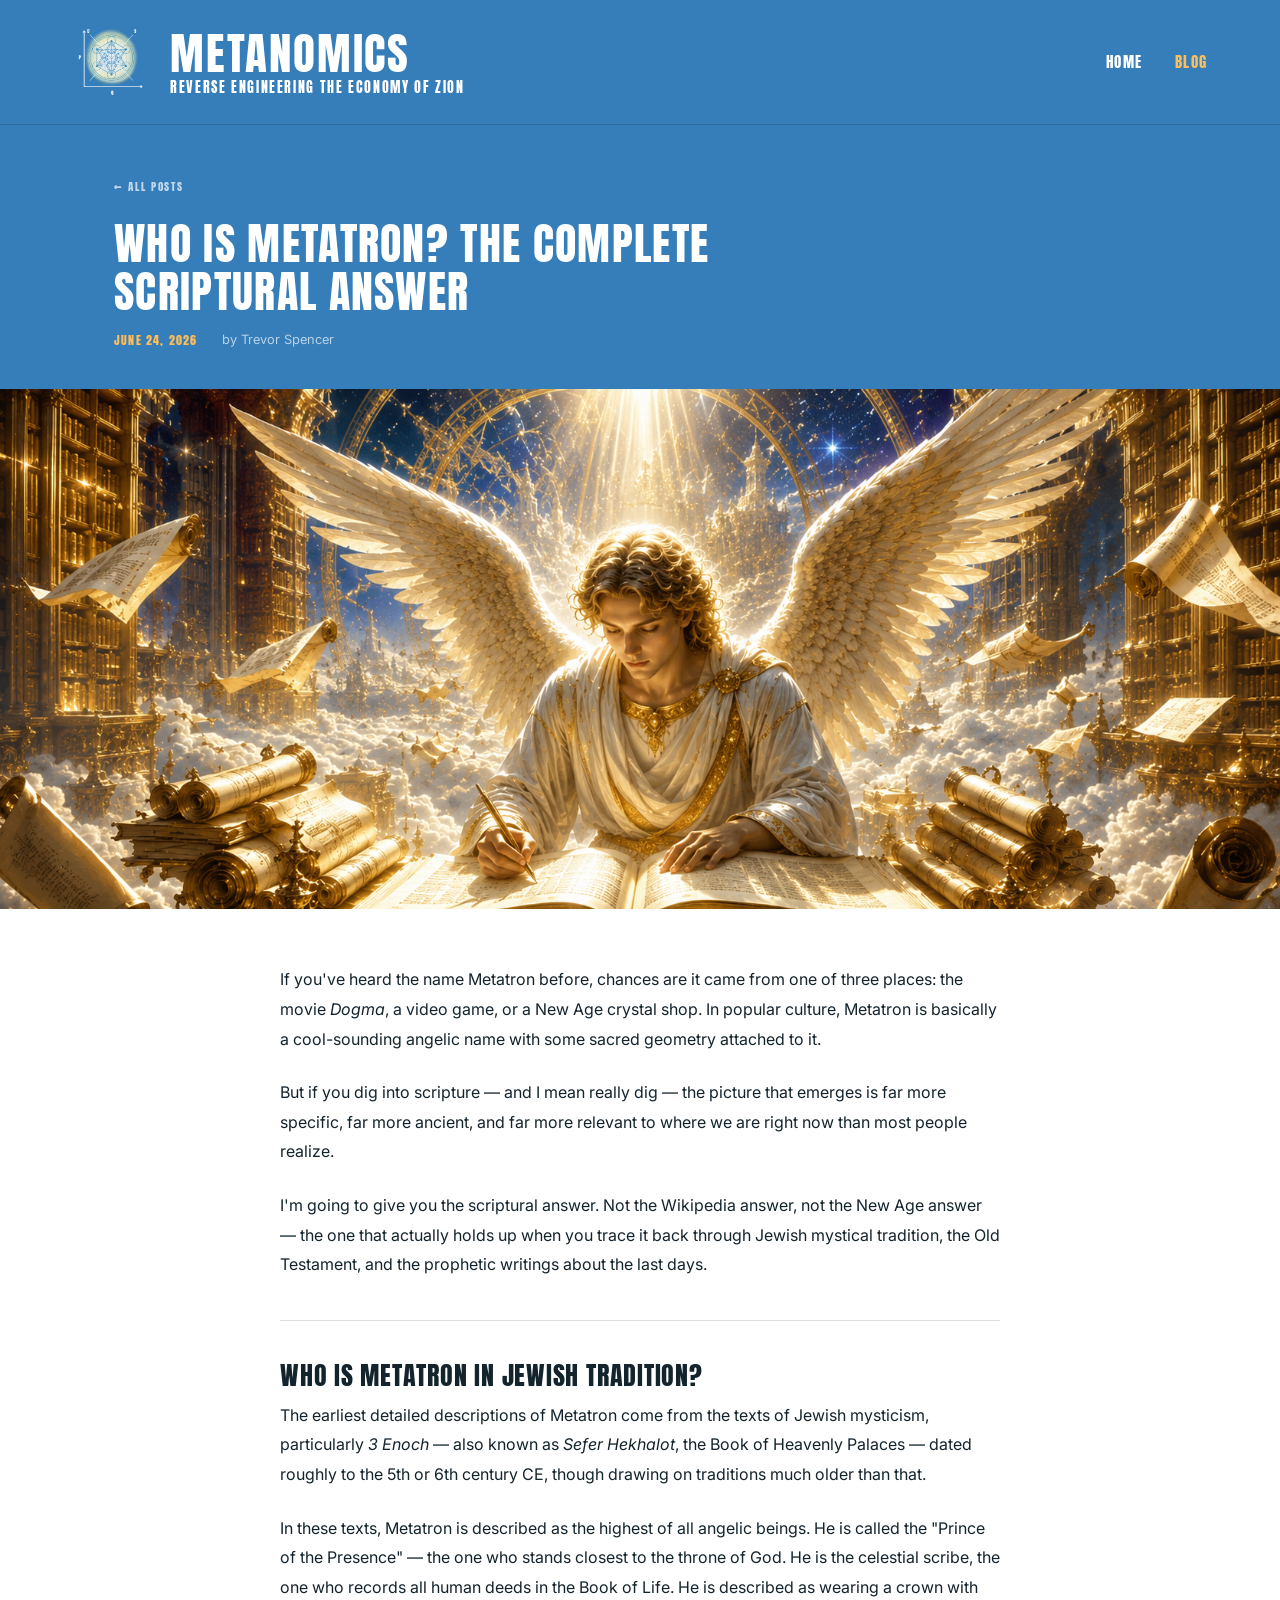
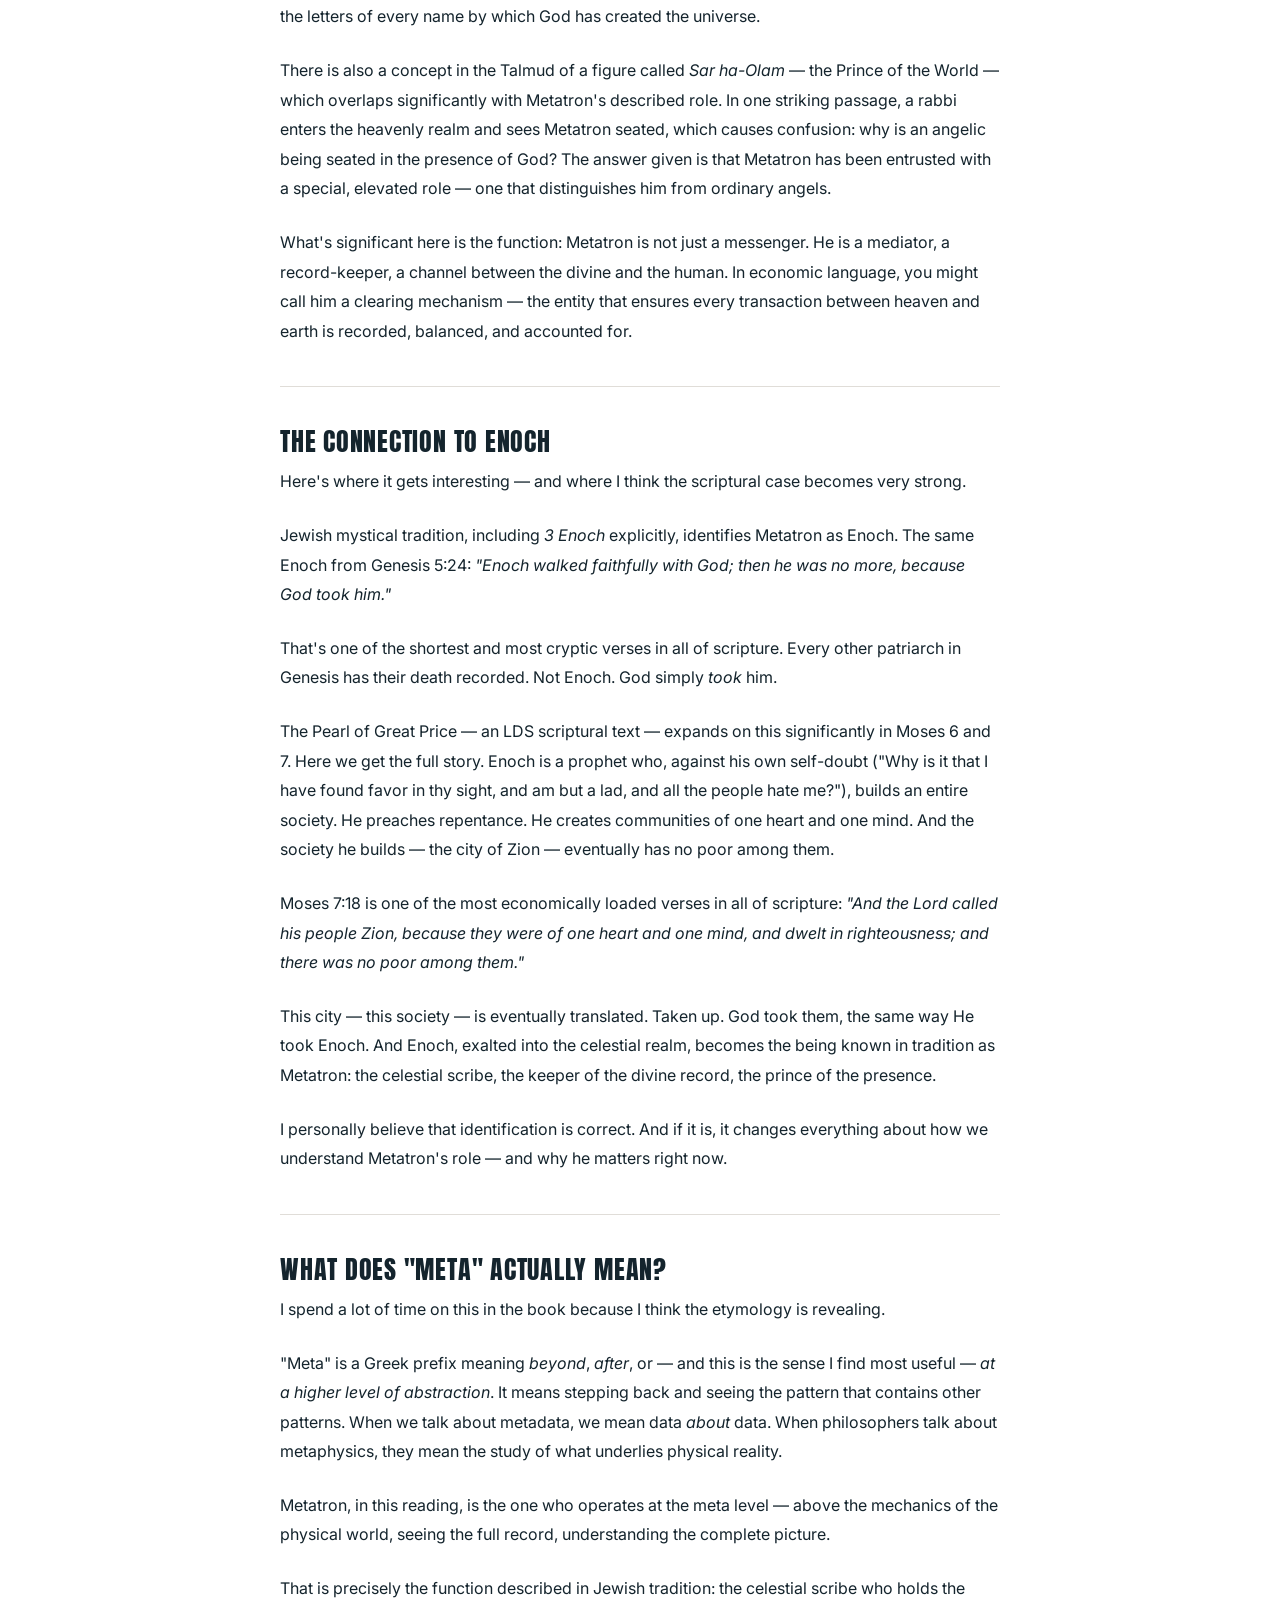
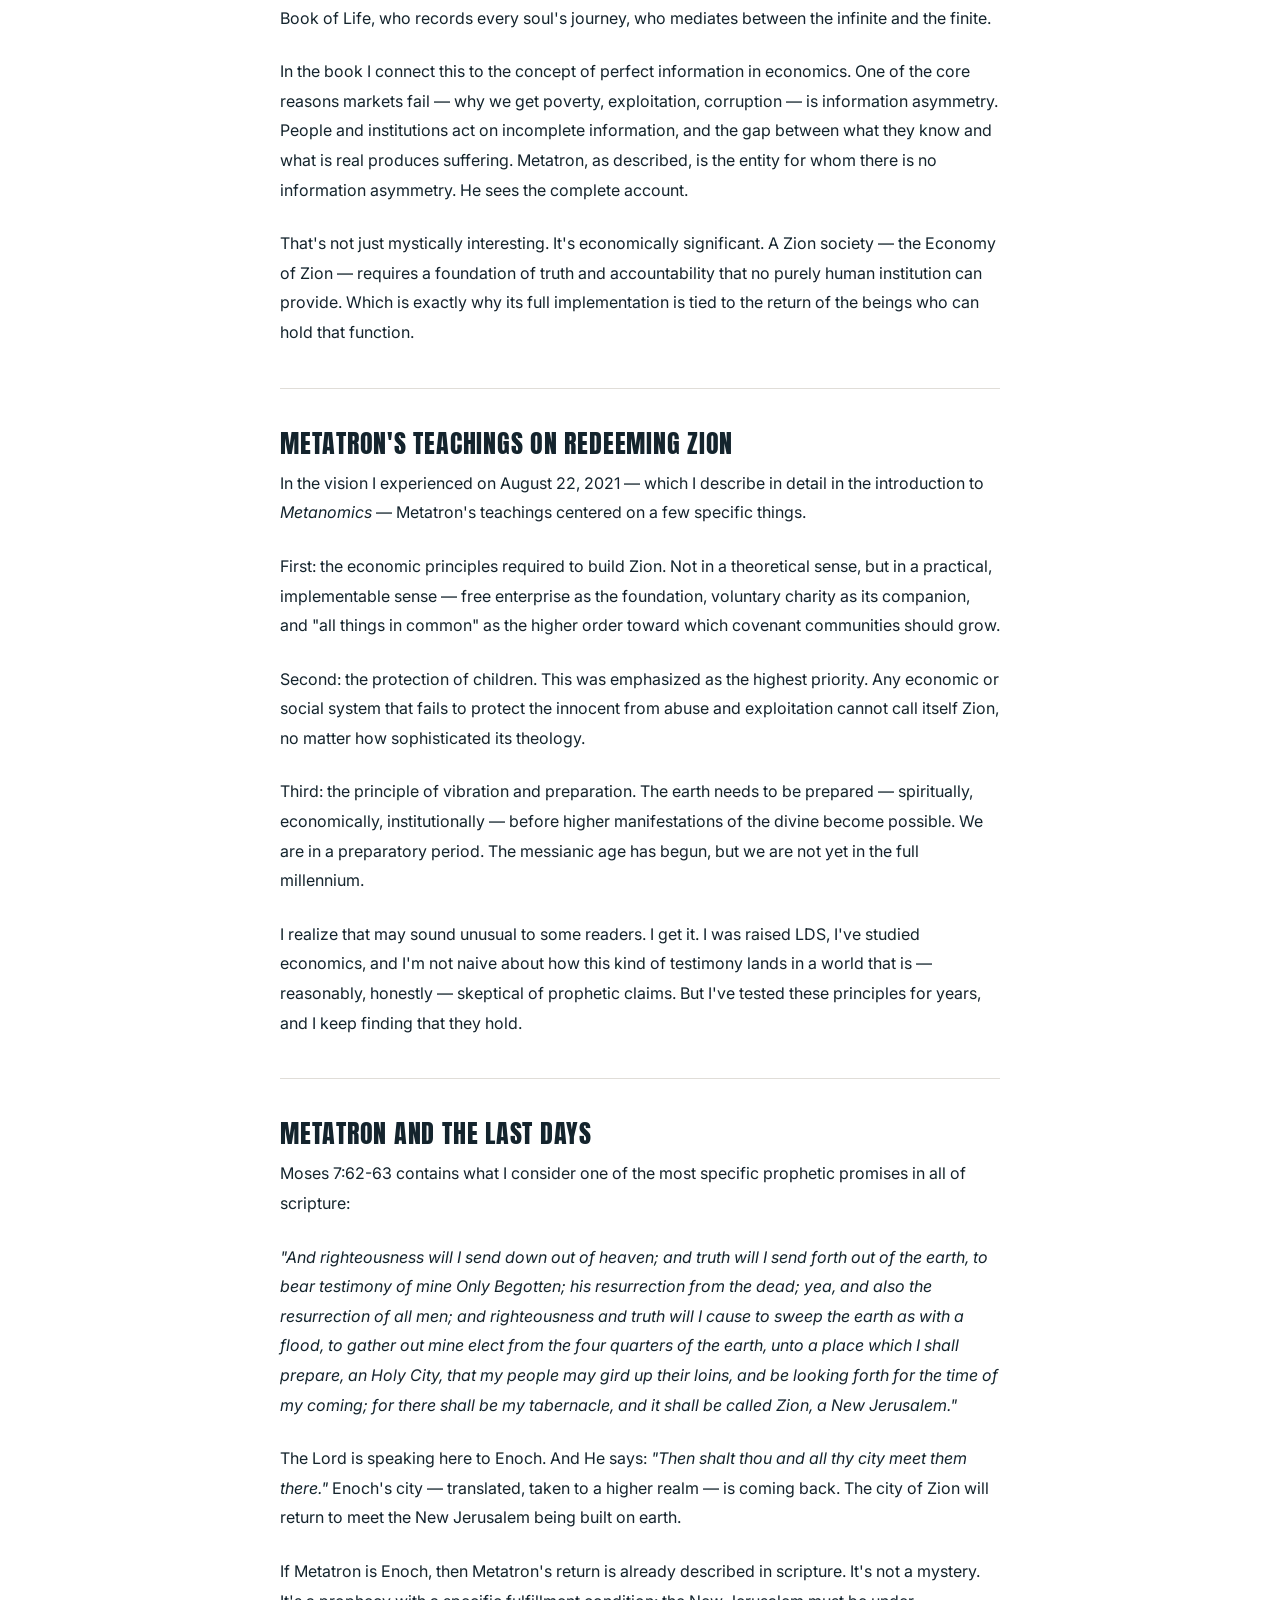
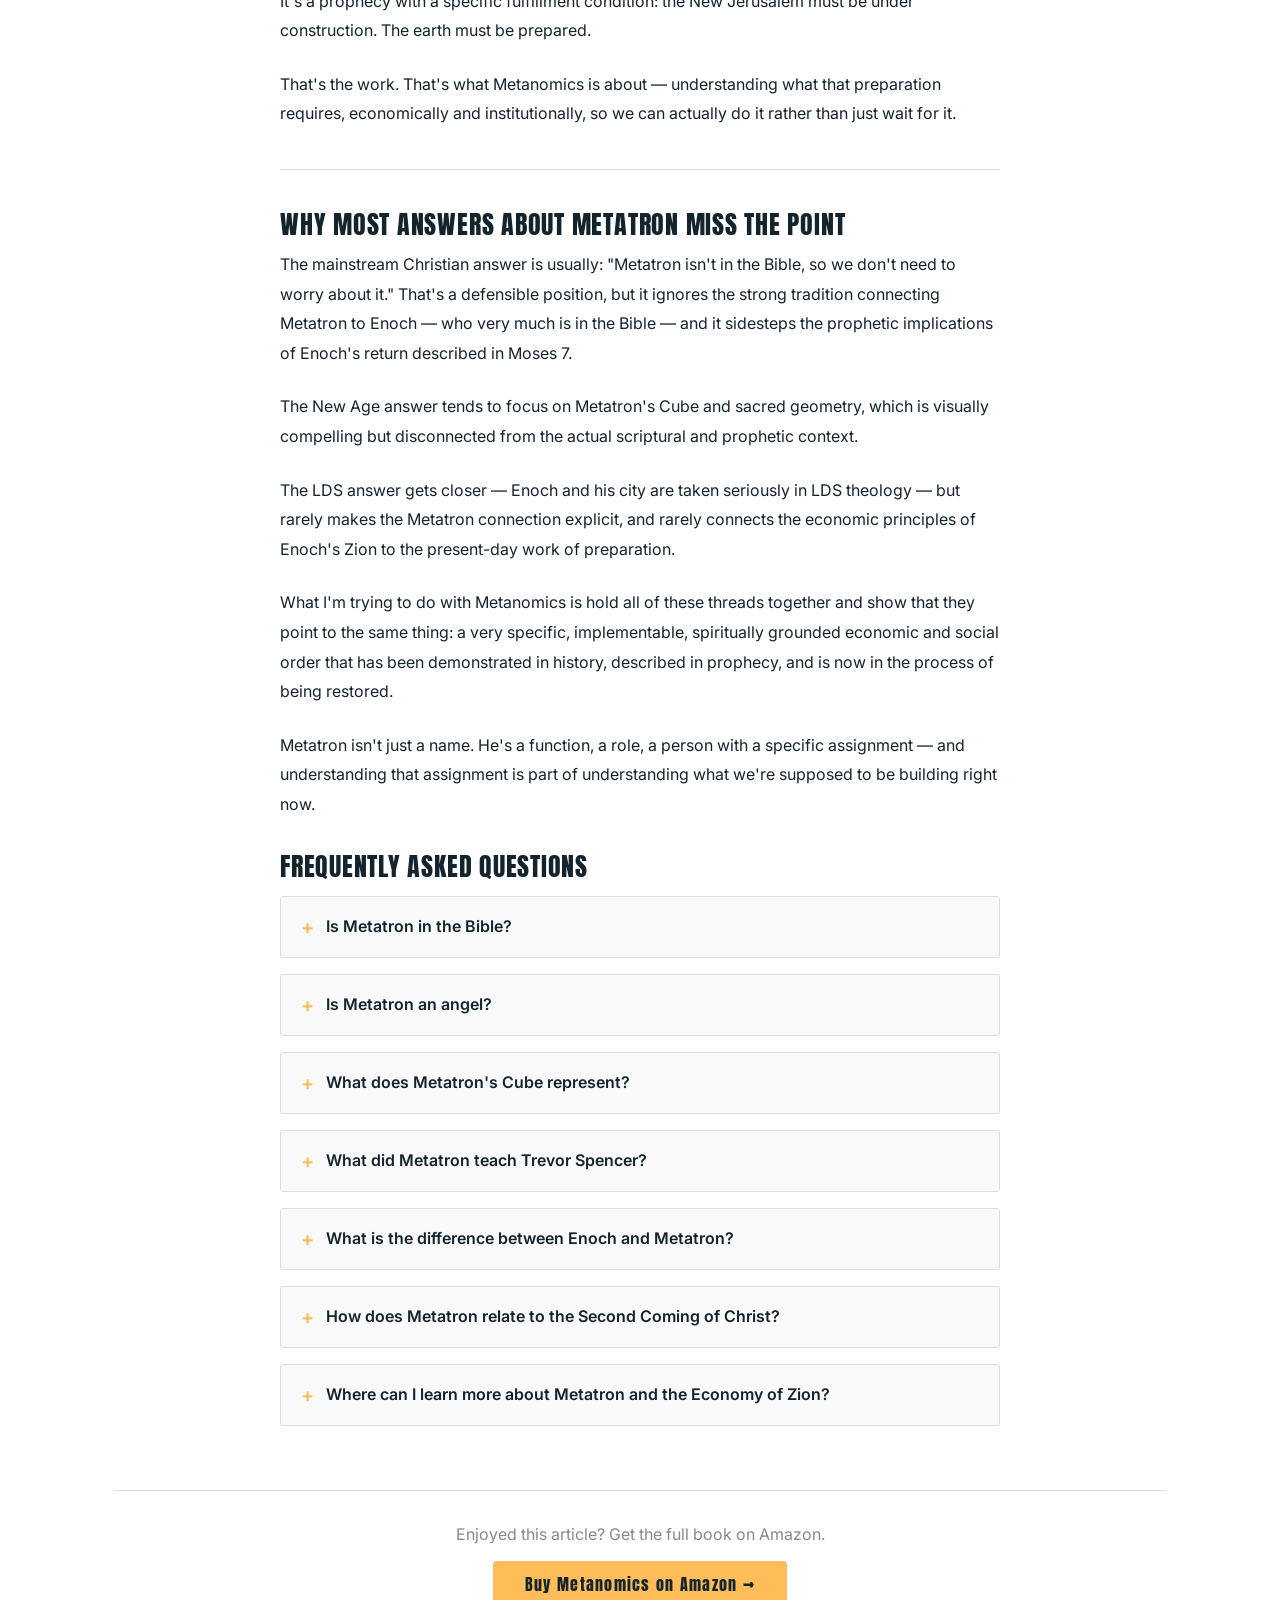
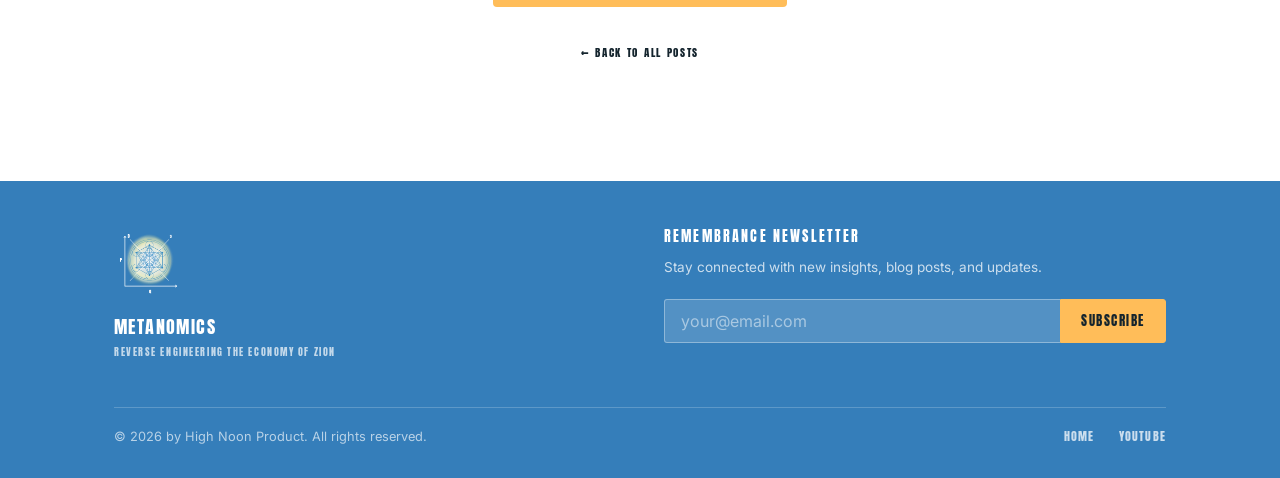
<file: posts/who-is-metatron-the-complete-scriptural-answer.html>
<!DOCTYPE html>
<html lang="en">
<head>
  <meta charset="UTF-8">
  <meta name="viewport" content="width=device-width, initial-scale=1.0">
  <title>Who Is Metatron? The Complete Scriptural Answer | Metanomics</title>
  <meta name="description" content="Most people have heard the name Metatron from a movie, a video game, or a crystal shop. The scriptural answer is stranger, older, and more relevant to right now">

  <!-- Open Graph -->
  <meta property="og:title" content="Who Is Metatron? The Complete Scriptural Answer">
  <meta property="og:description" content="Most people have heard the name Metatron from a movie, a video game, or a crystal shop. The scriptural answer is stranger, older, and more relevant to right now than any of those sources will tell you">
  <meta property="og:image" content="https://www.metanomics.org/assets/images/posts/who-is-metatron-the-complete-scriptural-answer-cover.png">
  <meta property="og:type" content="article">
  <meta property="og:url" content="https://www.metanomics.org/posts/who-is-metatron-the-complete-scriptural-answer.html">
  <meta property="og:site_name" content="Metanomics">
  <meta property="article:published_time" content="2026-06-24T00:00:00Z">
  <meta property="article:modified_time" content="2026-07-09T01:33:15Z">
  <meta property="article:author" content="https://www.metanomics.org/#person">
  <meta property="article:section" content="Prophecy &amp; Economics">

  <!-- Twitter Card -->
  <meta name="twitter:card" content="summary_large_image">
  <meta name="twitter:title" content="Who Is Metatron? The Complete Scriptural Answer">
  <meta name="twitter:description" content="Most people have heard the name Metatron from a movie, a video game, or a crystal shop. The scriptural answer is stranger, older, and more relevant to right now than any of those sources will tell you">
  <meta name="twitter:image" content="https://www.metanomics.org/assets/images/posts/who-is-metatron-the-complete-scriptural-answer-cover.png">
  <meta name="twitter:site" content="@metatrev89">
  <meta name="twitter:creator" content="@metatrev89">

  <!-- Canonical -->
  <link rel="canonical" href="https://www.metanomics.org/posts/who-is-metatron-the-complete-scriptural-answer.html">

  <!-- RSS Feed -->
  <link rel="alternate" type="application/rss+xml" title="Metanomics Blog" href="https://www.metanomics.org/feed.xml">

  <link rel="icon" type="image/png" href="../assets/images/metanomics-logo.png">
  <link rel="preconnect" href="https://fonts.googleapis.com">
  <link rel="preconnect" href="https://fonts.gstatic.com" crossorigin>
  <link rel="stylesheet" href="../assets/css/style.css">

  <!-- Structured Data -->
  <script type="application/ld+json">
  {
    "@context": "https://schema.org",
    "@graph": [
      {
        "@type": "BlogPosting",
        "@id": "https://www.metanomics.org/posts/who-is-metatron-the-complete-scriptural-answer.html#article",
        "headline": "Who Is Metatron? The Complete Scriptural Answer",
        "description": "Most people have heard the name Metatron from a movie, a video game, or a crystal shop. The scriptural answer is stranger, older, and more relevant to right now than any of those sources will tell you",
        "image": "https://www.metanomics.org/assets/images/posts/who-is-metatron-the-complete-scriptural-answer-cover.png",
        "datePublished": "2026-06-24T00:00:00Z",
        "dateModified": "2026-07-09T01:33:15Z",
        "author": {
          "@type": "Person",
          "@id": "https://www.metanomics.org/#person",
          "name": "Trevor Jared Spencer",
          "url": "https://www.metanomics.org"
        },
        "publisher": {
          "@type": "Organization",
          "@id": "https://www.metanomics.org/#website",
          "name": "Metanomics",
          "url": "https://www.metanomics.org",
          "logo": {
            "@type": "ImageObject",
            "url": "https://www.metanomics.org/assets/images/metanomics-logo.png"
          }
        },
        "mainEntityOfPage": {
          "@type": "WebPage",
          "@id": "https://www.metanomics.org/posts/who-is-metatron-the-complete-scriptural-answer.html"
        },
        "inLanguage": "en-US",
        "isPartOf": {
          "@type": "Blog",
          "@id": "https://www.metanomics.org/blog.html",
          "name": "Metanomics Blog"
        }
      },
      {
        "@type": "BreadcrumbList",
        "itemListElement": [
          { "@type": "ListItem", "position": 1, "name": "Home", "item": "https://www.metanomics.org/" },
          { "@type": "ListItem", "position": 2, "name": "Blog", "item": "https://www.metanomics.org/blog.html" },
          { "@type": "ListItem", "position": 3, "name": "Who Is Metatron? The Complete Scriptural Answer", "item": "https://www.metanomics.org/posts/who-is-metatron-the-complete-scriptural-answer.html" }
        ]
      }
    ]
  }
  </script>
  <!-- Google Analytics -->
  <script async src="https://www.googletagmanager.com/gtag/js?id=G-72229G51TF"></script>
  <script>
    window.dataLayer = window.dataLayer || [];
    function gtag(){dataLayer.push(arguments);}
    gtag('js', new Date());
    gtag('config', 'G-72229G51TF');
  </script>
</head>
<body>

<nav class="site-nav">
  <div class="nav-inner">
    <a href="../index.html" class="nav-brand">
      <img class="nav-logo"
        src="../assets/images/metanomics-logo.png"
        alt="Metanomics Logo" width="44" height="44">
      <div class="nav-brand-text">
        <span class="nav-title">Metanomics</span>
        <span class="nav-subtitle">Reverse Engineering The Economy of Zion</span>
      </div>
    </a>
    <div class="nav-links">
      <a href="../index.html">Home</a>
      <a href="../blog.html" class="active">Blog</a>
    </div>
    <button class="nav-menu-btn" id="menuBtn" aria-label="Open menu" aria-expanded="false">
      <svg width="24" height="24" viewBox="0 0 24 24" fill="none" stroke="currentColor" stroke-width="2" stroke-linecap="round">
        <line x1="3" y1="6" x2="21" y2="6"/>
        <line x1="3" y1="12" x2="21" y2="12"/>
        <line x1="3" y1="18" x2="21" y2="18"/>
      </svg>
    </button>
  </div>
</nav>
<div class="nav-mobile" id="mobileNav">
  <a href="../index.html" onclick="closeMenu()">Home</a>
  <a href="../blog.html" onclick="closeMenu()">Blog</a>
</div>

<div class="page-body">
  <section class="post-hero">
    <div class="container">
      <a class="post-back" href="../blog.html">&larr; All Posts</a>
      <h1>Who Is Metatron? The Complete Scriptural Answer</h1>
      <div class="post-meta">
        <span class="post-meta-date">June 24, 2026</span>
        <span class="post-meta-author">by Trevor Spencer</span>
      </div>
    </div>
  </section>

  <div class="post-cover-wrap"><img class="post-cover" src="/assets/images/posts/who-is-metatron-the-complete-scriptural-answer-cover.png" alt="Who Is Metatron? The Complete Scriptural Answer" loading="lazy"></div>

  <section class="post-content-section">
    <div class="container">
      <article class="post-content">
        <p>If you&#x27;ve heard the name Metatron before, chances are it came from one of three places: the movie <em>Dogma</em>, a video game, or a New Age crystal shop. In popular culture, Metatron is basically a cool-sounding angelic name with some sacred geometry attached to it.</p>
<p>But if you dig into scripture — and I mean really dig — the picture that emerges is far more specific, far more ancient, and far more relevant to where we are right now than most people realize.</p>
<p>I&#x27;m going to give you the scriptural answer. Not the Wikipedia answer, not the New Age answer — the one that actually holds up when you trace it back through Jewish mystical tradition, the Old Testament, and the prophetic writings about the last days.</p>
<hr>
<h2>Who Is Metatron in Jewish Tradition?</h2>
<p>The earliest detailed descriptions of Metatron come from the texts of Jewish mysticism, particularly <em>3 Enoch</em> — also known as <em>Sefer Hekhalot</em>, the Book of Heavenly Palaces — dated roughly to the 5th or 6th century CE, though drawing on traditions much older than that.</p>
<p>In these texts, Metatron is described as the highest of all angelic beings. He is called the &quot;Prince of the Presence&quot; — the one who stands closest to the throne of God. He is the celestial scribe, the one who records all human deeds in the Book of Life. He is described as wearing a crown with the letters of every name by which God has created the universe.</p>
<p>There is also a concept in the Talmud of a figure called <em>Sar ha-Olam</em> — the Prince of the World — which overlaps significantly with Metatron&#x27;s described role. In one striking passage, a rabbi enters the heavenly realm and sees Metatron seated, which causes confusion: why is an angelic being seated in the presence of God? The answer given is that Metatron has been entrusted with a special, elevated role — one that distinguishes him from ordinary angels.</p>
<p>What&#x27;s significant here is the function: Metatron is not just a messenger. He is a mediator, a record-keeper, a channel between the divine and the human. In economic language, you might call him a clearing mechanism — the entity that ensures every transaction between heaven and earth is recorded, balanced, and accounted for.</p>
<hr>
<h2>The Connection to Enoch</h2>
<p>Here&#x27;s where it gets interesting — and where I think the scriptural case becomes very strong.</p>
<p>Jewish mystical tradition, including <em>3 Enoch</em> explicitly, identifies Metatron as Enoch. The same Enoch from Genesis 5:24: <em>&quot;Enoch walked faithfully with God; then he was no more, because God took him.&quot;</em></p>
<p>That&#x27;s one of the shortest and most cryptic verses in all of scripture. Every other patriarch in Genesis has their death recorded. Not Enoch. God simply <em>took</em> him.</p>
<p>The Pearl of Great Price — an LDS scriptural text — expands on this significantly in Moses 6 and 7. Here we get the full story. Enoch is a prophet who, against his own self-doubt (&quot;Why is it that I have found favor in thy sight, and am but a lad, and all the people hate me?&quot;), builds an entire society. He preaches repentance. He creates communities of one heart and one mind. And the society he builds — the city of Zion — eventually has no poor among them.</p>
<p>Moses 7:18 is one of the most economically loaded verses in all of scripture: <em>&quot;And the Lord called his people Zion, because they were of one heart and one mind, and dwelt in righteousness; and there was no poor among them.&quot;</em></p>
<p>This city — this society — is eventually translated. Taken up. God took them, the same way He took Enoch. And Enoch, exalted into the celestial realm, becomes the being known in tradition as Metatron: the celestial scribe, the keeper of the divine record, the prince of the presence.</p>
<p>I personally believe that identification is correct. And if it is, it changes everything about how we understand Metatron&#x27;s role — and why he matters right now.</p>
<hr>
<h2>What Does &quot;Meta&quot; Actually Mean?</h2>
<p>I spend a lot of time on this in the book because I think the etymology is revealing.</p>
<p>&quot;Meta&quot; is a Greek prefix meaning <em>beyond</em>, <em>after</em>, or — and this is the sense I find most useful — <em>at a higher level of abstraction</em>. It means stepping back and seeing the pattern that contains other patterns. When we talk about metadata, we mean data <em>about</em> data. When philosophers talk about metaphysics, they mean the study of what underlies physical reality.</p>
<p>Metatron, in this reading, is the one who operates at the meta level — above the mechanics of the physical world, seeing the full record, understanding the complete picture.</p>
<p>That is precisely the function described in Jewish tradition: the celestial scribe who holds the Book of Life, who records every soul&#x27;s journey, who mediates between the infinite and the finite.</p>
<p>In the book I connect this to the concept of perfect information in economics. One of the core reasons markets fail — why we get poverty, exploitation, corruption — is information asymmetry. People and institutions act on incomplete information, and the gap between what they know and what is real produces suffering. Metatron, as described, is the entity for whom there is no information asymmetry. He sees the complete account.</p>
<p>That&#x27;s not just mystically interesting. It&#x27;s economically significant. A Zion society — the Economy of Zion — requires a foundation of truth and accountability that no purely human institution can provide. Which is exactly why its full implementation is tied to the return of the beings who can hold that function.</p>
<hr>
<h2>Metatron&#x27;s Teachings on Redeeming Zion</h2>
<p>In the vision I experienced on August 22, 2021 — which I describe in detail in the introduction to <em>Metanomics</em> — Metatron&#x27;s teachings centered on a few specific things.</p>
<p>First: the economic principles required to build Zion. Not in a theoretical sense, but in a practical, implementable sense — free enterprise as the foundation, voluntary charity as its companion, and &quot;all things in common&quot; as the higher order toward which covenant communities should grow.</p>
<p>Second: the protection of children. This was emphasized as the highest priority. Any economic or social system that fails to protect the innocent from abuse and exploitation cannot call itself Zion, no matter how sophisticated its theology.</p>
<p>Third: the principle of vibration and preparation. The earth needs to be prepared — spiritually, economically, institutionally — before higher manifestations of the divine become possible. We are in a preparatory period. The messianic age has begun, but we are not yet in the full millennium.</p>
<p>I realize that may sound unusual to some readers. I get it. I was raised LDS, I&#x27;ve studied economics, and I&#x27;m not naive about how this kind of testimony lands in a world that is — reasonably, honestly — skeptical of prophetic claims. But I&#x27;ve tested these principles for years, and I keep finding that they hold.</p>
<hr>
<h2>Metatron and the Last Days</h2>
<p>Moses 7:62-63 contains what I consider one of the most specific prophetic promises in all of scripture:</p>
<p><em>&quot;And righteousness will I send down out of heaven; and truth will I send forth out of the earth, to bear testimony of mine Only Begotten; his resurrection from the dead; yea, and also the resurrection of all men; and righteousness and truth will I cause to sweep the earth as with a flood, to gather out mine elect from the four quarters of the earth, unto a place which I shall prepare, an Holy City, that my people may gird up their loins, and be looking forth for the time of my coming; for there shall be my tabernacle, and it shall be called Zion, a New Jerusalem.&quot;</em></p>
<p>The Lord is speaking here to Enoch. And He says: <em>&quot;Then shalt thou and all thy city meet them there.&quot;</em> Enoch&#x27;s city — translated, taken to a higher realm — is coming back. The city of Zion will return to meet the New Jerusalem being built on earth.</p>
<p>If Metatron is Enoch, then Metatron&#x27;s return is already described in scripture. It&#x27;s not a mystery. It&#x27;s a prophecy with a specific fulfillment condition: the New Jerusalem must be under construction. The earth must be prepared.</p>
<p>That&#x27;s the work. That&#x27;s what Metanomics is about — understanding what that preparation requires, economically and institutionally, so we can actually do it rather than just wait for it.</p>
<hr>
<h2>Why Most Answers About Metatron Miss the Point</h2>
<p>The mainstream Christian answer is usually: &quot;Metatron isn&#x27;t in the Bible, so we don&#x27;t need to worry about it.&quot; That&#x27;s a defensible position, but it ignores the strong tradition connecting Metatron to Enoch — who very much is in the Bible — and it sidesteps the prophetic implications of Enoch&#x27;s return described in Moses 7.</p>
<p>The New Age answer tends to focus on Metatron&#x27;s Cube and sacred geometry, which is visually compelling but disconnected from the actual scriptural and prophetic context.</p>
<p>The LDS answer gets closer — Enoch and his city are taken seriously in LDS theology — but rarely makes the Metatron connection explicit, and rarely connects the economic principles of Enoch&#x27;s Zion to the present-day work of preparation.</p>
<p>What I&#x27;m trying to do with Metanomics is hold all of these threads together and show that they point to the same thing: a very specific, implementable, spiritually grounded economic and social order that has been demonstrated in history, described in prophecy, and is now in the process of being restored.</p>
<p>Metatron isn&#x27;t just a name. He&#x27;s a function, a role, a person with a specific assignment — and understanding that assignment is part of understanding what we&#x27;re supposed to be building right now.</p>
<h2>Frequently Asked Questions</h2>
<details class="faq-toggle"><summary>Is Metatron in the Bible?</summary><div class="faq-answer"><p>Metatron is not named in the standard biblical canon, but the being most identified with Metatron — Enoch — very much is. Genesis 5:24 records Enoch&#x27;s translation (&quot;God took him&quot;), and Jewish mystical tradition, particularly 3 Enoch, explicitly identifies Metatron as the translated and exalted Enoch. The LDS Pearl of Great Price (Moses 6-7) gives the most detailed scriptural account of Enoch&#x27;s life, city, and translation. Whether you accept the Metatron identification depends on how broadly you read the scriptural tradition.</p></div></details>
<details class="faq-toggle"><summary>Is Metatron an angel?</summary><div class="faq-answer"><p>In Jewish mystical tradition, Metatron occupies a unique position — often described as the highest of all angels, sometimes called a &quot;lesser YHWH&quot; because of the degree of divine authority he carries. He is distinct from the standard messenger-angels in that he has a specific administrative and mediating role. The identification with Enoch is significant because it means Metatron is not a created angelic being but an exalted human soul — a translated prophet who has been given a celestial assignment. That&#x27;s a different category than a created angel.</p></div></details>
<details class="faq-toggle"><summary>What does Metatron&#x27;s Cube represent?</summary><div class="faq-answer"><p>Metatron&#x27;s Cube is a geometric figure derived from the Fruit of Life pattern within the Flower of Life — a sacred geometry symbol found in ancient sites across many cultures. It contains within it all five Platonic solids, which in ancient philosophy represented the fundamental building blocks of physical reality. The connection to Metatron is that, as the celestial scribe and record-keeper of all creation, Metatron is associated with the underlying order and structure of the universe. Whether you engage with it spiritually or geometrically, it&#x27;s a genuine mathematical structure with interesting properties.</p></div></details>
<details class="faq-toggle"><summary>What did Metatron teach Trevor Spencer?</summary><div class="faq-answer"><p>In the vision of August 22, 2021 described in <em>Metanomics</em>, Metatron&#x27;s teachings focused on three areas: (1) the economic principles required to build Zion — free enterprise, voluntary charity, and &quot;all things in common&quot; as a graduated system; (2) the protection of children from all forms of abuse and exploitation as the highest societal priority; and (3) the concept of vibration and preparation — the idea that the earth requires spiritual, economic, and institutional preparation before higher celestial manifestations become possible.</p></div></details>
<details class="faq-toggle"><summary>What is the difference between Enoch and Metatron?</summary><div class="faq-answer"><p>Enoch is the mortal prophet described in Genesis 5:24 and expanded in the Pearl of Great Price (Moses 6-7) who built the city of Zion and was translated — taken up to God without experiencing death. Metatron is the celestial identity Enoch is given after translation, according to Jewish mystical tradition (especially 3 Enoch). Think of it as a before-and-after: Enoch is the mortal prophet; Metatron is the celestial role he takes on after exaltation. The prophecy in Moses 7:62-63 describes Enoch and his city returning in the last days, which is, in this framework, the return of Metatron.</p></div></details>
<details class="faq-toggle"><summary>How does Metatron relate to the Second Coming of Christ?</summary><div class="faq-answer"><p>Moses 7:62-63 describes the Lord telling Enoch that in the last days, Enoch&#x27;s translated city will return to meet the New Jerusalem being built on earth. This means Enoch/Metatron&#x27;s return is directly tied to the Second Coming timeline — he comes <em>before</em> the full celestial manifestation of Christ, as part of the preparation. In the Metanomics framework, the messianic age began on August 22, 2021, with the return of Christ in collective spirit and the beginning of the terrestrial degree of Zion — and Metatron&#x27;s role is to teach the covenant principles required to prepare the earth for what comes next.</p></div></details>
<details class="faq-toggle"><summary>Where can I learn more about Metatron and the Economy of Zion?</summary><div class="faq-answer"><p>The book <em>Metanomics: Reverse Engineering the Economy of Zion</em> by Trevor Jared Spencer covers this in depth — the scriptural case for Metatron&#x27;s identity, the August 22 vision, and the economic principles Metatron taught. A free PDF is available at metanomics.org. The paperback, hardcover, and Kindle editions are available on Amazon.</p></div></details>
      </article>

      <div style="margin-top:4rem; padding-top:2rem; border-top:1px solid var(--border); text-align:center;">
        <p style="font-family:'Inter',sans-serif; color:var(--text-dim); margin-bottom:1rem;">Enjoyed this article? Get the full book on Amazon.</p>
        <a href="https://a.co/d/0cPq1r7Z" target="_blank" rel="noopener noreferrer" style="display:inline-block; background:var(--amber); color:var(--dark-navy); font-family:'Anton',sans-serif; letter-spacing:0.08em; padding:0.75rem 2rem; border-radius:4px; text-decoration:none; margin-bottom:2rem;">Buy Metanomics on Amazon &rarr;</a>
        <br>
        <a class="post-back post-back--dark" href="../blog.html">&larr; Back to All Posts</a>
      </div>
    </div>
  </section>
</div>

<footer class="site-footer">
  <div class="container">
    <div class="footer-inner">
      <div class="footer-brand-col">
        <a class="footer-brand-link" href="../index.html" aria-label="Metanomics — back to home">
          <img class="footer-logo"
            src="../assets/images/metanomics-logo.png"
            alt="Metanomics" width="56" height="56" loading="lazy">
          <p class="footer-site-name">Metanomics</p>
          <p class="footer-tagline">Reverse Engineering The Economy of Zion</p>
        </a>
      </div>
      <div class="footer-newsletter-col">
        <h4>Remembrance Newsletter</h4>
        <p>Stay connected with new insights, blog posts, and updates.</p>
        <form class="newsletter-form-inline" id="footer-subscribe-form">
          <input type="email" name="email" placeholder="your@email.com" required aria-label="Email address">
          <button type="submit">Subscribe</button>
        </form>
        <div class="subscribe-msg" id="footer-msg" aria-live="polite"></div>
      </div>
    </div>
    <div class="footer-bottom">
      <p class="footer-copy">&copy; 2026 by High Noon Product. All rights reserved.</p>
      <div class="footer-links">
        <a href="../index.html">Home</a>
        <a href="https://www.youtube.com/@metatrev89" target="_blank" rel="noopener">YouTube</a>
      </div>
    </div>
  </div>
</footer>

<script>

  /* ---- Mobile Nav Active State ---- */
  (function() {
    const path = window.location.pathname;
    document.querySelectorAll('.nav-mobile a').forEach(function(link) {
      const href = link.getAttribute('href');
      if (
        (href.includes('index.html') && (path === '/' || path.endsWith('/') || path.endsWith('index.html'))) ||
        (href.includes('blog.html') && path.endsWith('blog.html')) ||
        (href === '../index.html' && (path === '/' || path.endsWith('/') || path.endsWith('index.html')))
      ) {
        link.classList.add('active');
      }
    });
  })();

  const menuBtn = document.getElementById('menuBtn');
  const mobileNav = document.getElementById('mobileNav');
  menuBtn.addEventListener('click', () => {
    const isOpen = mobileNav.classList.toggle('open');
    menuBtn.setAttribute('aria-expanded', isOpen);
  });
  function closeMenu() { mobileNav.classList.remove('open'); }

  /* ---- Beehiiv Subscribe (via Cloudflare Worker proxy) ---- */
  const SUBSCRIBE_URL = 'https://metanomics-subscribe.trevorspencer89.workers.dev';
  async function subscribeToBeehiiv(email, msgId, btn) {
    const msgEl = document.getElementById(msgId);
    const origText = btn.textContent;
    btn.disabled = true; btn.textContent = 'Subscribing…';
    msgEl.textContent = ''; msgEl.className = 'subscribe-msg';
    try {
      const res = await fetch(SUBSCRIBE_URL, {
        method: 'POST',
        headers: { 'Content-Type': 'application/json' },
        body: JSON.stringify({ email })
      });
      if (res.ok) { msgEl.textContent = '✓ You're subscribed! Check your inbox.'; msgEl.classList.add('subscribe-success'); btn.form.reset(); }
      else { throw new Error('failed'); }
    } catch { msgEl.textContent = 'Something went wrong. Please try again.'; msgEl.classList.add('subscribe-error'); btn.disabled = false; btn.textContent = origText; }
  }
  document.getElementById('footer-subscribe-form').addEventListener('submit', e => {
    e.preventDefault();
    subscribeToBeehiiv(e.target.email.value, 'footer-msg', e.target.querySelector('button[type="submit"]'));
  });
</script>
</body>
</html>
</file>
<file: assets/css/style.css>
/* ============================================================
   METANOMICS — Global Stylesheet
   Font: Anton (Google Fonts)
   Colors: Matched exactly to metanomics.org (Wix)
   ============================================================ */

/* ---------- Google Fonts ---------- */
@import url('https://fonts.googleapis.com/css2?family=Anton&family=Inter:wght@300;400;500&display=swap');

/* ---------- CSS Variables — Exact Wix colors ---------- */
:root {
  /* Backgrounds */
  --bg:           #ffffff;
  --bg-alt:       #ffffff;
  --bg-card:      #f9f9f9;
  --nav-bg:       #357eba;
  --ebook-bg:     #ffbd59;
  --follow-bg:    #f1efe9;
  --footer-bg:    #ffffff;

  /* Brand colors */
  --amber:        #ffbd59;
  --amber-dark:   #d4983a;
  --blue-nav:     #357eba;
  --slate:        #4b575c;
  --dark-navy:    #14242d;

  /* Text */
  --text:         #14242d;
  --text-muted:   #4b575c;
  --text-dim:     #888;
  --text-white:   #ffffff;
  --text-black:   #000000;

  /* Borders */
  --border:       #e0ddd8;
  --border-light: #ece9e4;

  /* Misc */
  --nav-height:   125px;  /* Desktop header — slimmed ~38% (was 200px) */
  --radius:       3px;
  --shadow:       0 4px 20px rgba(0,0,0,0.15);
}

/* ---------- Reset & Base ---------- */
*, *::before, *::after { box-sizing: border-box; margin: 0; padding: 0; }

html { scroll-behavior: smooth; font-size: 16px; scroll-padding-top: var(--nav-height); }

body {
  background: var(--bg);
  color: var(--text);
  font-family: 'Anton', sans-serif;
  font-weight: 400;
  line-height: 1.4;
  -webkit-font-smoothing: antialiased;
  -moz-osx-font-smoothing: grayscale;
}

img { max-width: 100%; height: auto; display: block; }
a { color: var(--amber); text-decoration: none; transition: color 0.2s; }
a:hover { color: var(--amber-dark); }

/* ---------- Typography ---------- */
h1, h2, h3, h4 {
  font-family: 'Anton', sans-serif;
  font-weight: 400;
  letter-spacing: 0.02em;
  line-height: 1.1;
  text-transform: uppercase;
}

/* Section heading label (e.g. "WATCH ON YOUTUBE") */
.section-title {
  font-family: 'Anton', sans-serif;
  font-size: clamp(1.5rem, 4vw, 2.5rem);
  font-weight: 400;
  letter-spacing: 0.04em;
  text-transform: uppercase;
  color: var(--amber);
  text-align: center;
  margin-bottom: 2rem;
}

/* ---------- Layout Utilities ---------- */
.container {
  width: 100%;
  max-width: 1100px;
  margin: 0 auto;
  padding: 0 1.5rem;
}

.section-pad { padding: 4rem 0; }

/* ============================================================
   NAVIGATION — Steel blue, tall Wix-style header
   ============================================================ */
.site-nav {
  position: fixed;
  top: 0;
  left: 0;
  right: 0;
  z-index: 100;
  background: var(--nav-bg);
  height: var(--nav-height);
  display: flex;
  align-items: center;
  border-bottom: 1px solid rgba(0,0,0,0.15);
}

.nav-inner {
  display: flex;
  align-items: center;
  justify-content: space-between;
  width: 100%;
  max-width: 1200px;
  margin: 0 auto;
  padding: 0 2rem;
}

.nav-brand {
  display: flex;
  align-items: center;
  gap: 1.25rem;
  text-decoration: none;
}

.nav-logo {
  width: 78px;   /* scaled down with the slimmer header (was 120px) */
  height: 78px;
  object-fit: contain;
  flex-shrink: 0;
}

.nav-brand-text {
  display: flex;
  flex-direction: column;
  line-height: 1.15;
  /* Lives inside the single .nav-brand link — spacing comes from its gap */
  text-decoration: none;
  color: inherit;
}

.nav-title {
  font-family: 'Anton', sans-serif;
  font-size: clamp(1.8rem, 3.5vw, 3rem);
  font-weight: 400;
  color: var(--text-white);
  letter-spacing: 0.04em;
  text-transform: uppercase;
}

.nav-subtitle {
  font-family: 'Anton', sans-serif;
  font-size: clamp(0.6rem, 1.1vw, 0.85rem);
  font-weight: 400;
  color: var(--text-white);
  letter-spacing: 0.12em;
  text-transform: uppercase;
}

.nav-author {
  font-family: 'Anton', sans-serif;
  font-size: clamp(0.75rem, 1.3vw, 1rem);
  font-weight: 400;
  color: var(--amber);
  letter-spacing: 0.1em;
  text-transform: uppercase;
}

.nav-links {
  display: flex;
  align-items: center;
  gap: 2rem;
}

.nav-links a {
  font-family: 'Anton', sans-serif;
  font-size: clamp(0.85rem, 1.2vw, 1rem);
  font-weight: 400;
  letter-spacing: 0.1em;
  text-transform: uppercase;
  color: var(--text-white);
  transition: color 0.2s;
}

.nav-links a:hover,
.nav-links a.active { color: var(--amber); }

/* Mobile hamburger */
.nav-menu-btn {
  display: none;
  background: none;
  border: none;
  cursor: pointer;
  padding: 0.5rem;
  color: var(--text-white);
}

/* Mobile nav overlay */
.nav-mobile {
  display: none;
  position: fixed;
  top: var(--nav-height);
  left: 0;
  right: 0;
  bottom: 0;
  background: var(--nav-bg);
  z-index: 99;
  flex-direction: column;
  align-items: center;
  justify-content: center;
  gap: 2.5rem;
}

.nav-mobile.open { display: flex; }

.nav-mobile a {
  font-family: 'Anton', sans-serif;
  font-size: 1.5rem;
  font-weight: 400;
  letter-spacing: 0.15em;
  text-transform: uppercase;
  color: var(--text-white);
  transition: color 0.2s;
}

.nav-mobile a:hover { color: var(--amber); }
.nav-mobile a.active { color: var(--amber); }

/* Page offset for fixed nav */
.page-body { padding-top: var(--nav-height); }

/* ============================================================
   HERO — Blue banner below fixed nav
   ============================================================ */
.hero {
  background: var(--nav-bg);
  padding: 3.5rem 0 3rem;
  text-align: center;
}

/* ============================================================
   HERO ANIMATED — Scroll-driven Metatron's Cube Assembly
   ============================================================ */
.hero--animated {
  position: relative;
  background: var(--blue-nav); /* matches site nav/header blue */
  height: 100vh;
  padding: 0;
}

/* Text column slides in from the left on page load, then stays put */
@keyframes ml-text-in {
  from { opacity: 0; transform: translateX(-28px); }
  to   { opacity: 1; transform: translateX(0); }
}

.hero-sticky {
  position: sticky;
  top: var(--nav-height);
  height: calc(100vh - var(--nav-height));
  display: flex;
  align-items: center;
  justify-content: center;
  overflow: hidden;
}

/* Site blue background with subtle radial depth */
.hero-sticky::before {
  content: '';
  position: absolute;
  inset: 0;
  background:
    radial-gradient(ellipse 80% 70% at 50% 42%, #4a9ed8 0%, #357eba 45%, #2a6a9a 100%);
  pointer-events: none;
}

.hero-canvas {
  position: relative;
  width: 100%;
  max-width: 1200px;
  margin: 0 auto;
  height: 100%;
  display: flex;
  flex-direction: row;
  align-items: center;
  justify-content: center;
  gap: 1rem;
  padding: 0 2rem;
}

/* Left column — title, description, CTAs */
.hero-text-side {
  flex: 0 1 44%;
  max-width: 480px;
  display: flex;
  flex-direction: column;
  gap: 1.1rem;
  animation: ml-text-in 0.9s cubic-bezier(0.22, 1, 0.36, 1) 0.2s both;
}

/* Right column — SVG wrapper */
.hero-logo-side {
  flex: 0 1 50%;
  display: flex;
  align-items: center;
  justify-content: center;
}

/* SVG sizing — square, fills the right column */
.metatron-svg {
  width: min(46vh, 46vw, 420px);
  height: min(46vh, 46vw, 420px);
  flex-shrink: 0;
  overflow: visible;
}

/* Description paragraph */
.hero-description {
  font-family: 'Inter', sans-serif;
  font-size: clamp(0.82rem, 1.3vw, 0.97rem);
  font-weight: 300;
  line-height: 1.7;
  color: rgba(255, 255, 255, 0.78);
  margin-top: 0.25rem;
}

/* CTA button row */
.hero-cta-row {
  display: flex;
  flex-wrap: wrap;
  justify-content: center;
  gap: 0.85rem;
  margin-top: 0.4rem;
}

.hero-btn {
  display: inline-block;
  font-family: 'Anton', sans-serif;
  font-size: clamp(0.72rem, 1.1vw, 0.82rem);
  letter-spacing: 0.12em;
  text-transform: uppercase;
  padding: 0.7rem 1.4rem;
  border-radius: 3px;
  text-decoration: none;
  transition: background 0.2s, color 0.2s, border-color 0.2s;
  white-space: nowrap;
}

.hero-btn--primary {
  background: var(--amber);
  color: var(--dark-navy);
  border: 1px solid var(--amber);
}
.hero-btn--primary:hover {
  background: var(--amber-dark);
  border-color: var(--amber-dark);
  color: var(--dark-navy);
}

.hero-btn--secondary {
  background: transparent;
  color: #fff;
  border: 1px solid rgba(255, 255, 255, 0.45);
}
.hero-btn--secondary:hover {
  background: rgba(255, 255, 255, 0.12);
  color: #fff;
}

/* Ensure SVG groups that need center-origin scaling get it */
.metatron-svg .ml-scale-origin {
  transform-box: fill-box;
  transform-origin: center;
}

/* .hero-text-overlay and .ml-text-layer removed — text now lives in .hero-text-side */

/* Override hero text colors for dark bg */
.hero--animated .hero-eyebrow {
  color: rgba(255, 255, 255, 0.5);
  margin-bottom: 0.6rem;
}

.hero--animated .hero-main-title {
  color: #ffffff;
  font-size: clamp(2.2rem, 6.5vw, 5.5rem);
  text-shadow: 0 0 40px rgba(79, 176, 255, 0.35);
  margin-bottom: 0.35rem;
}

.hero--animated .hero-subtitle {
  color: rgba(255, 255, 255, 0.65);
}

.hero--animated .hero-author {
  color: #f5c018;
  margin-top: 0.4rem;
}

/* Scroll hint — bouncing arrow at bottom */
.hero-scroll-hint {
  position: absolute;
  bottom: 1.5rem;
  left: 50%;
  transform: translateX(-50%);
  display: flex;
  flex-direction: column;
  align-items: center;
  gap: 0.2rem;
  color: rgba(255, 255, 255, 0.35);
  font-family: 'Anton', sans-serif;
  font-size: 0.6rem;
  letter-spacing: 0.3em;
  text-transform: uppercase;
  transition: opacity 0.6s ease;
  pointer-events: none;
  z-index: 20;
}

.hero-scroll-hint svg {
  width: 18px;
  height: 18px;
  animation: ml-bounce 1.6s ease-in-out infinite;
}

@keyframes ml-bounce {
  0%, 100% { transform: translateY(0); opacity: 0.4; }
  50%       { transform: translateY(7px); opacity: 0.9; }
}

.hero-scroll-hint.ml-hidden {
  opacity: 0;
}

/* Mobile — stack to column */
@media (max-width: 720px) {
  .hero--animated { height: 100vh; }

  .hero-canvas {
    flex-direction: column;
    padding: 1.5rem 1.25rem 2rem;
    gap: 1rem;
    justify-content: flex-start;  /* start from top so eyebrow isn't clipped */
    align-items: center;
  }

  .hero-text-side {
    flex: none;
    max-width: 100%;
    width: 100%;
    text-align: center;
    align-items: center;
    gap: 0.5rem;
  }

  /* Ensure eyebrow shows clearly on mobile */
  .hero--animated .hero-eyebrow {
    display: block !important;
    font-size: 0.75rem;
    color: rgba(255, 255, 255, 0.75);
    margin-bottom: 0.2rem;
  }

  .hero-title-block { margin-bottom: 0.4rem; }

  .hero-logo-side {
    flex: none;
    width: 100%;
  }

  .metatron-svg {
    width: min(70vw, 54vh, 340px);
    height: min(70vw, 54vh, 340px);
  }

  /* CTA buttons: equal width, side by side, centered */
  .hero-cta-row {
    display: flex !important;
    flex-direction: row;
    justify-content: center;
    width: 100%;
    max-width: 360px;
    gap: 0.75rem;
  }
  .hero-cta-row .hero-btn {
    display: block;
    flex: 1 1 0;
    min-width: 0;
    width: 0;           /* forces equal sharing via flex-grow */
    text-align: center;
    box-sizing: border-box;
    padding: 0.7rem 0.5rem;
  }
}

.hero-eyebrow {
  font-family: 'Anton', sans-serif;
  font-size: 0.7rem;
  letter-spacing: 0.25em;
  text-transform: uppercase;
  color: rgba(255,255,255,0.65);
  margin-bottom: 1rem;
}

.hero-title-block { margin-bottom: 0.75rem; }

.hero-main-title {
  font-family: 'Anton', sans-serif;
  font-size: clamp(2.5rem, 7vw, 5rem);
  font-weight: 400;
  color: var(--text-white);
  letter-spacing: 0.06em;
  text-transform: uppercase;
  line-height: 1.0;
  margin-bottom: 0.4rem;
}

.hero-subtitle {
  font-family: 'Anton', sans-serif;
  font-size: clamp(0.55rem, 1.5vw, 0.75rem);
  letter-spacing: 0.25em;
  text-transform: uppercase;
  color: rgba(255,255,255,0.75);
}

.hero-author {
  font-family: 'Anton', sans-serif;
  font-size: clamp(0.8rem, 1.8vw, 1.1rem);
  letter-spacing: 0.18em;
  text-transform: uppercase;
  color: var(--amber);
  margin-top: 0.5rem;
}

/* Book card label */
.book-card-label {
  font-family: 'Anton', sans-serif;
  font-size: 0.8rem;
  letter-spacing: 0.15em;
  text-transform: uppercase;
  color: var(--text-muted);
}

/* ============================================================
   YOUTUBE SECTION — White bg, amber heading
   ============================================================ */
.youtube-section {
  background: var(--bg);
  padding: 4rem 0 5rem;
  border-bottom: 1px solid var(--border);
}

/* YouTube Facade */
.yt-facade {
  position: relative;
  width: 100%;
  max-width: 860px;
  margin: 0 auto;
  padding-bottom: 56.25%; /* exact 16:9 ratio — no thumbnail cropping */
  background: #000;
  border-radius: var(--radius);
  overflow: hidden;
  cursor: pointer;
  box-shadow: var(--shadow);
}

.yt-facade img.yt-thumb {
  position: absolute;
  inset: 0;
  width: 100%;
  height: 100%;
  object-fit: cover;
  transition: opacity 0.3s;
}

.yt-facade:hover img.yt-thumb { opacity: 0.85; }

.yt-play-btn {
  position: absolute;
  top: 50%;
  left: 50%;
  transform: translate(-50%, -50%);
  width: 80px;
  height: 80px;
  background: #ff0000;
  border-radius: 50%;
  display: flex;
  align-items: center;
  justify-content: center;
  transition: background 0.2s, transform 0.2s;
  pointer-events: none;
}

.yt-facade:hover .yt-play-btn {
  background: #cc0000;
  transform: translate(-50%, -50%) scale(1.1);
}

.yt-play-btn svg {
  width: 36px;
  height: 36px;
  fill: #fff;
}

.yt-facade iframe {
  position: absolute;
  inset: 0;
  width: 100%;
  height: 100%;
  border: none;
}

.yt-channel-link {
  text-align: center;
  margin-top: 1.25rem;
}

.yt-channel-link a {
  font-family: 'Anton', sans-serif;
  font-size: 0.85rem;
  letter-spacing: 0.15em;
  text-transform: uppercase;
  color: var(--text-muted);
  transition: color 0.2s;
}

.yt-channel-link a:hover { color: var(--amber); }

/* ============================================================
   AMAZON PURCHASE SECTION
   ============================================================ */
.amazon-section {
  background: var(--follow-bg);
  padding: 4rem 0 5rem;
  border-bottom: 1px solid var(--border);
}

/* Override section-title to black for Amazon section */
.amazon-section .section-title { color: var(--text-black); }

.books-grid {
  display: grid;
  grid-template-columns: repeat(3, 1fr);
  gap: 2rem;
  max-width: 1020px;
  margin: 0 auto;
}

/* Book card — Wix style: image + corner tab + colored footer strip */
.book-card {
  text-decoration: none;
  cursor: pointer;
  display: flex;
  flex-direction: column;
  background: #fff;
  border-radius: 4px;
  overflow: hidden;
  box-shadow: 0 2px 10px rgba(0,0,0,0.1);
  transition: transform 0.22s ease, box-shadow 0.22s ease;
}

.book-card:hover {
  transform: translateY(-6px);
  box-shadow: 0 12px 36px rgba(53, 126, 186, 0.45);
}

.book-card-img-wrap {
  position: relative;
  width: 100%;
  aspect-ratio: 3/4;
  overflow: hidden;
}

.book-card-img-wrap img {
  width: 100%;
  height: 100%;
  object-fit: cover;
  display: block;
}

/* Corner format label tab */
.book-card-tab {
  position: absolute;
  top: 1rem;
  right: 0;
  font-family: 'Anton', sans-serif;
  font-size: 0.7rem;
  font-weight: 400;
  letter-spacing: 0.15em;
  text-transform: uppercase;
  padding: 0.35rem 0.75rem;
  background: rgba(255,255,255,0.92);
  color: var(--dark-navy);
}

/* Colored footer strip with format name + buy link */
.book-card-footer {
  padding: 1.1rem 1.25rem 1.25rem;
  display: flex;
  flex-direction: column;
  gap: 0.3rem;
}

.book-card-format {
  font-family: 'Anton', sans-serif;
  font-size: clamp(1rem, 2vw, 1.4rem);
  font-weight: 400;
  letter-spacing: 0.05em;
  text-transform: uppercase;
  line-height: 1;
}

.book-card-buy {
  font-family: 'Anton', sans-serif;
  font-size: 0.7rem;
  letter-spacing: 0.15em;
  text-transform: uppercase;
  text-decoration: none;
  transition: opacity 0.15s;
}

.book-card-buy:hover { opacity: 0.7; }

/* Paperback — white strip, dark text */
.book-card--paperback .book-card-footer {
  background: #ffffff;
  color: var(--dark-navy);
}
.book-card--paperback .book-card-format { color: var(--dark-navy); }
.book-card--paperback .book-card-buy    { color: var(--dark-navy); }

/* Kindle — blue strip, white text */
.book-card--kindle .book-card-footer {
  background: var(--blue-nav);
  color: #ffffff;
}
.book-card--kindle .book-card-format { color: #ffffff; }
.book-card--kindle .book-card-buy    { color: #ffffff; }

/* Hardcover — amber strip, dark text */
.book-card--hardcover .book-card-footer {
  background: var(--amber);
  color: var(--dark-navy);
}
.book-card--hardcover .book-card-format { color: var(--dark-navy); }
.book-card--hardcover .book-card-buy    { color: var(--dark-navy); }

/* ============================================================
   FREE EBOOK SECTION — Amber (#ffbd59) background
   ============================================================ */
.ebook-section {
  background: var(--ebook-bg);
  padding: 4rem 0 5rem;
  border-bottom: 1px solid #e0a840;
}

.ebook-section .section-title {
  color: var(--dark-navy);
  margin-bottom: 2.5rem;
}

.ebook-inner {
  display: grid;
  grid-template-columns: auto 1fr;
  gap: 4rem;
  align-items: start;
  max-width: 860px;
  margin: 0 auto;
}

.ebook-cover img {
  width: 220px;
  box-shadow: 0 8px 32px rgba(0,0,0,0.3);
}

.ebook-form-wrap h3 {
  font-family: 'Anton', sans-serif;
  font-size: clamp(1.2rem, 2.5vw, 1.75rem);
  font-weight: 400;
  color: var(--dark-navy);
  letter-spacing: 0.04em;
  text-transform: uppercase;
  margin-bottom: 0.75rem;
}

.ebook-form-wrap p {
  font-family: 'Inter', sans-serif;
  font-size: 0.9rem;
  color: var(--dark-navy);
  margin-bottom: 1.5rem;
  line-height: 1.6;
  opacity: 0.85;
}

/* Subscribe form feedback messages */
.subscribe-msg {
  margin-top: 0.5rem;
  font-size: 0.82rem;
  min-height: 1.2em;
  font-family: 'Inter', sans-serif;
}
.subscribe-success { color: #16a34a; }
.subscribe-error   { color: #dc2626; }
.site-footer .subscribe-success { color: var(--amber); }
.site-footer .subscribe-error   { color: #fca5a5; }
.btn-submit:disabled { opacity: 0.55; cursor: not-allowed; }
.newsletter-form-inline button:disabled { opacity: 0.55; cursor: not-allowed; }

/* Form fields */
.form-field { margin-bottom: 0.85rem; }

.form-field label {
  display: block;
  font-family: 'Inter', sans-serif;
  font-size: 0.8rem;
  font-weight: 500;
  color: var(--dark-navy);
  margin-bottom: 0.35rem;
}

.form-field input {
  width: 100%;
  padding: 0.7rem 1rem;
  background: rgba(255,255,255,0.75);
  border: 1px solid rgba(20,36,45,0.2);
  border-radius: var(--radius);
  color: var(--dark-navy);
  font-family: 'Inter', sans-serif;
  font-size: 1rem; /* 16px min prevents iOS auto-zoom */
  transition: border-color 0.2s, background 0.2s;
  -webkit-appearance: none;
}

.form-field input:focus {
  outline: none;
  border-color: var(--dark-navy);
  background: #fff;
}

.form-field input::placeholder { color: rgba(20,36,45,0.4); }

.form-row {
  display: grid;
  grid-template-columns: 1fr 1fr;
  gap: 0.75rem;
}

.btn-submit {
  display: block;
  width: 100%;
  padding: 0.9rem 2rem;
  background: var(--slate);
  color: var(--text-white);
  font-family: 'Anton', sans-serif;
  font-size: 1rem;
  font-weight: 400;
  letter-spacing: 0.1em;
  text-transform: uppercase;
  border: none;
  border-radius: var(--radius);
  cursor: pointer;
  margin-top: 0.5rem;
  transition: background 0.2s;
}

.btn-submit:hover { background: var(--dark-navy); }

.form-note {
  font-family: 'Inter', sans-serif;
  font-size: 0.75rem;
  color: var(--dark-navy);
  opacity: 0.65;
  margin-top: 0.6rem;
  text-align: center;
}

/* ============================================================
   FOLLOW THE AUTHOR — Light beige (#f1efe9)
   ============================================================ */
.follow-section {
  background: var(--follow-bg);
  padding: 4rem 0;
  text-align: center;
  border-bottom: 1px solid var(--border);
}

.follow-section .section-title { color: var(--amber); }

.follow-handle {
  font-family: 'Anton', sans-serif;
  font-size: clamp(1.25rem, 3vw, 2rem);
  font-weight: 400;
  color: var(--dark-navy);
  letter-spacing: 0.06em;
  text-transform: uppercase;
  margin-bottom: 2rem;
}

.social-links {
  display: flex;
  align-items: center;
  justify-content: center;
  gap: 2rem;
}

.social-link {
  display: flex;
  align-items: center;
  justify-content: center;
  color: var(--text-muted);
  text-decoration: none;
  transition: color 0.2s, transform 0.2s;
}

.social-name { display: none; }

.social-link:hover { color: var(--amber); transform: translateY(-3px); }

.social-icon {
  width: 52px;
  height: 52px;
  border-radius: 50%;
  background: var(--text-black);
  display: flex;
  align-items: center;
  justify-content: center;
  transition: background 0.2s;
}

/* Book card color match: YouTube=white, Instagram=blue, X=amber */
.social-links .social-link:nth-child(1) .social-icon { background: #ffffff; }
.social-links .social-link:nth-child(1) .social-icon svg { fill: var(--dark-navy); }
.social-links .social-link:nth-child(2) .social-icon { background: var(--blue-nav); }
.social-links .social-link:nth-child(3) .social-icon { background: var(--amber); }
.social-links .social-link:nth-child(3) .social-icon svg { fill: var(--dark-navy); }

.social-link:hover .social-icon { background: var(--slate) !important; }
.social-link:hover .social-icon svg { fill: var(--text-white) !important; }

.social-icon svg {
  width: 24px;
  height: 24px;
  fill: var(--text-white);
}

.social-name {
  font-family: 'Anton', sans-serif;
  font-size: 0.7rem;
  letter-spacing: 0.15em;
  text-transform: uppercase;
  color: var(--text-muted);
}

/* ============================================================
   HOME — FROM THE BLOG (3 most recent posts)
   Cards reuse .post-card / .posts-grid from the blog page,
   so hover animation is identical to blog.html tiles.
   ============================================================ */
.home-blog-section {
  background: var(--bg);
  padding: 4rem 0 5rem;
  border-bottom: 1px solid var(--border);
}

.home-blog-cta {
  text-align: center;
  margin-top: 2.75rem;
}

.home-blog-viewall {
  display: inline-block;
  font-family: 'Anton', sans-serif;
  font-size: 0.85rem;
  font-weight: 400;
  letter-spacing: 0.15em;
  text-transform: uppercase;
  color: var(--blue-nav);
  border: 1px solid var(--blue-nav);
  border-radius: var(--radius);
  padding: 0.75rem 1.75rem;
  transition: background 0.2s, color 0.2s;
}

.home-blog-viewall:hover {
  background: var(--blue-nav);
  color: var(--text-white);
}

/* ============================================================
   FOOTER / NEWSLETTER — White bg, black text
   ============================================================ */
.site-footer {
  background: var(--nav-bg);   /* blue — matches nav */
  border-top: none;
  padding: 3rem 0 2rem;
}

/* Large marquee-style site title in footer */
.footer-marquee {
  font-family: 'Anton', sans-serif;
  font-size: clamp(1.2rem, 3.5vw, 2.5rem);
  font-weight: 400;
  text-transform: uppercase;
  letter-spacing: 0.04em;
  color: #ffffff;
  text-align: center;
  padding: 1.5rem 0;
  border-bottom: 1px solid rgba(255,255,255,0.2);
  margin-bottom: 2.5rem;
  line-height: 1.2;
}

.footer-inner {
  display: grid;
  grid-template-columns: 1fr 1fr;
  gap: 3rem;
  margin-bottom: 2.5rem;
}

/* Footer brand (logo + title + tagline) is one clickable link → home */
.footer-brand-link {
  display: inline-block;
  text-decoration: none;
  color: inherit;
  transition: opacity 0.2s;
}

.footer-brand-link:hover { opacity: 0.8; }

.footer-brand-col .footer-logo {
  width: 70px;
  height: 70px;
  object-fit: contain;
  margin-bottom: 1rem;
}

.footer-site-name {
  font-family: 'Anton', sans-serif;
  font-size: 1.1rem;
  font-weight: 400;
  letter-spacing: 0.08em;
  text-transform: uppercase;
  color: #ffffff;
  margin-bottom: 0.25rem;
}

.footer-tagline {
  font-family: 'Anton', sans-serif;
  font-size: 0.65rem;
  letter-spacing: 0.15em;
  text-transform: uppercase;
  color: rgba(255,255,255,0.7);
  line-height: 1.6;
}

.footer-newsletter-col h4 {
  font-family: 'Anton', sans-serif;
  font-size: 0.9rem;
  font-weight: 400;
  letter-spacing: 0.15em;
  text-transform: uppercase;
  color: #ffffff;
  margin-bottom: 0.75rem;
}

.footer-newsletter-col p {
  font-family: 'Inter', sans-serif;
  font-size: 0.85rem;
  color: rgba(255,255,255,0.75);
  margin-bottom: 1.25rem;
  line-height: 1.6;
}

/* Inline newsletter form */
.newsletter-form-inline { display: flex; gap: 0; }

.newsletter-form-inline input[type="email"] {
  flex: 1;
  padding: 0.7rem 1rem;
  background: rgba(255,255,255,0.15);
  border: 1px solid rgba(255,255,255,0.35);
  border-right: none;
  border-radius: var(--radius) 0 0 var(--radius);
  color: #ffffff;
  font-family: 'Inter', sans-serif;
  font-size: 1rem; /* 16px min prevents iOS auto-zoom */
  -webkit-appearance: none;
}

.newsletter-form-inline input[type="email"]:focus {
  outline: none;
  border-color: var(--amber);
  background: rgba(255,255,255,0.2);
}

.newsletter-form-inline input::placeholder { color: rgba(255,255,255,0.5); }

.newsletter-form-inline button {
  padding: 0.7rem 1.25rem;
  background: var(--amber);
  color: var(--dark-navy);
  font-family: 'Anton', sans-serif;
  font-size: 0.8rem;
  font-weight: 400;
  letter-spacing: 0.12em;
  text-transform: uppercase;
  border: 1px solid var(--amber);
  border-radius: 0 var(--radius) var(--radius) 0;
  cursor: pointer;
  white-space: nowrap;
  transition: background 0.2s;
}

.newsletter-form-inline button:hover { background: var(--amber-dark); border-color: var(--amber-dark); }

.footer-bottom {
  border-top: 1px solid rgba(255,255,255,0.2);
  padding-top: 1.25rem;
  display: flex;
  align-items: center;
  justify-content: space-between;
  flex-wrap: wrap;
  gap: 0.5rem;
}

.footer-copy {
  font-family: 'Inter', sans-serif;
  font-size: 0.8rem;
  color: rgba(255,255,255,0.65);
}

.footer-links { display: flex; gap: 1.5rem; }

.footer-links a {
  font-family: 'Anton', sans-serif;
  font-size: 0.75rem;
  letter-spacing: 0.1em;
  text-transform: uppercase;
  color: rgba(255,255,255,0.75);
  transition: color 0.2s;
}

.footer-links a:hover { color: var(--amber); }

/* ============================================================
   BLOG LIST PAGE
   ============================================================ */
/* Compact, left-aligned — modeled after the individual post page hero */
.blog-hero {
  background: var(--nav-bg);
  padding: 2.5rem 0 2rem;
  text-align: left;
}

.blog-hero h1 {
  font-family: 'Anton', sans-serif;
  font-size: clamp(1.5rem, 4vw, 2.75rem);  /* matches .post-hero h1 */
  font-weight: 400;
  color: var(--text-white);
  letter-spacing: 0.03em;
  text-transform: uppercase;
  max-width: 800px;
}

.blog-hero p {
  font-family: 'Inter', sans-serif;
  font-size: 0.9rem;
  color: rgba(255,255,255,0.7);
  margin-top: 0.6rem;
  max-width: 800px;
}

.blog-grid-section { padding: 4rem 0 6rem; background: var(--bg); }

.posts-grid {
  display: grid;
  grid-template-columns: repeat(auto-fill, minmax(300px, 1fr));
  gap: 2rem;
}

.post-card {
  text-decoration: none;
  cursor: pointer;
  color: inherit;
  background: var(--bg-card);
  border: 1px solid var(--border);
  border-radius: var(--radius);
  overflow: hidden;
  transition: box-shadow 0.25s, transform 0.25s;
  display: flex;
  flex-direction: column;
}

.post-card:hover { box-shadow: 0 8px 32px rgba(0,0,0,0.12); transform: translateY(-3px); }

.post-card-cover { width: 100%; height: 220px; object-fit: cover; display: block; transition: transform 0.35s ease; }
.post-card:hover .post-card-cover { transform: scale(1.03); }

.post-card-cover-placeholder {
  width: 100%; height: 200px;
  background: var(--follow-bg);
  display: flex; align-items: center; justify-content: center;
}

.post-card-cover-placeholder svg { width: 48px; height: 48px; fill: var(--border); }

.post-card-body { padding: 1.5rem; flex: 1; display: flex; flex-direction: column; }

.post-card-date {
  font-family: 'Anton', sans-serif;
  font-size: 0.75rem;
  letter-spacing: 0.1em;
  text-transform: uppercase;
  color: var(--amber-dark);
  margin-bottom: 0.5rem;
}

.post-card-title {
  font-family: 'Anton', sans-serif;
  font-size: 1.1rem;
  font-weight: 400;
  color: var(--text);
  line-height: 1.2;
  text-transform: uppercase;
  letter-spacing: 0.03em;
  margin-bottom: 0.75rem;
  transition: color 0.2s;
}

.post-card:hover .post-card-title { color: var(--blue-nav); }

.post-card-excerpt {
  font-family: 'Inter', sans-serif;
  font-size: 0.85rem;
  color: var(--text-muted);
  line-height: 1.6;
  flex: 1;
  margin-bottom: 1.25rem;
}

.post-card-link {
  font-family: 'Anton', sans-serif;
  font-size: 0.7rem;
  font-weight: 400;
  letter-spacing: 0.15em;
  text-transform: uppercase;
  color: var(--blue-nav);
  display: inline-flex;
  align-items: center;
  gap: 0.4em;
  transition: gap 0.2s;
}

.post-card:hover .post-card-link { gap: 0.7em; }

.no-posts {
  text-align: center;
  padding: 4rem 1rem;
  color: var(--text-muted);
  font-family: 'Anton', sans-serif;
  font-size: 1rem;
  letter-spacing: 0.1em;
  text-transform: uppercase;
}

/* ============================================================
   INDIVIDUAL POST PAGE
   ============================================================ */
.post-hero {
  background: var(--nav-bg);
  padding: 3rem 0 2.5rem;
}

.post-back {
  display: inline-flex;
  align-items: center;
  gap: 0.4em;
  font-family: 'Anton', sans-serif;
  font-size: 0.7rem;
  font-weight: 400;
  letter-spacing: 0.15em;
  text-transform: uppercase;
  color: rgba(255,255,255,0.7);
  margin-bottom: 1.5rem;
  transition: color 0.2s;
}

.post-back:hover { color: var(--amber); }
.post-back--dark { color: var(--dark-navy); }
.post-back--dark:hover { color: var(--blue-nav); }

.post-hero h1 {
  font-size: clamp(1.5rem, 4vw, 2.75rem);
  color: var(--text-white);
  max-width: 800px;
  text-transform: uppercase;
  letter-spacing: 0.03em;
  margin-bottom: 1rem;
}

.post-meta { display: flex; align-items: center; gap: 1.5rem; flex-wrap: wrap; }

.post-meta-date {
  font-family: 'Anton', sans-serif;
  font-size: 0.75rem;
  letter-spacing: 0.1em;
  text-transform: uppercase;
  color: var(--amber);
}

.post-meta-author {
  font-family: 'Inter', sans-serif;
  font-size: 0.8rem;
  color: rgba(255,255,255,0.65);
}

.post-cover-wrap {
  width: 100%;
  max-height: 520px;
  overflow: hidden;
  display: block;
}
.post-cover {
  width: 100%;
  max-height: 520px;
  object-fit: cover;
  display: block;
  object-position: center top;
}

.post-content-section { padding: 3.5rem 0 6rem; background: var(--bg); }

.post-content { max-width: 720px; margin: 0 auto; }

.post-content p {
  font-family: 'Inter', sans-serif;
  font-size: 1rem;
  line-height: 1.85;
  color: var(--text);
  margin-bottom: 1.5rem;
}

.post-content h1, .post-content h2, .post-content h3 {
  color: var(--dark-navy);
  margin: 2rem 0 0.75rem;
  text-transform: uppercase;
  letter-spacing: 0.03em;
}

.post-content h1 { font-size: clamp(1.4rem, 3vw, 2rem); }
.post-content h2 { font-size: clamp(1.2rem, 2.5vw, 1.6rem); }
.post-content h3 { font-size: clamp(1rem, 2vw, 1.25rem); }

.post-content ul, .post-content ol {
  font-family: 'Inter', sans-serif;
  padding-left: 1.75rem;
  margin-bottom: 1.5rem;
  color: var(--text);
}

.post-content li { margin-bottom: 0.5rem; line-height: 1.7; }

.post-content blockquote {
  border-left: 4px solid var(--amber);
  padding: 1rem 0 1rem 1.5rem;
  margin: 2rem 0;
  color: var(--text-muted);
  font-family: 'Inter', sans-serif;
  font-style: italic;
}

.post-content hr { border: none; border-top: 1px solid var(--border); margin: 2.5rem 0; }

/* ── FAQ Toggles (Notion toggle blocks) ── */
.post-content details.faq-toggle {
  border: 1px solid var(--border);
  border-radius: var(--radius);
  margin: 1rem 0;
  overflow: hidden;
}
.post-content details.faq-toggle summary {
  font-family: 'Inter', sans-serif;
  font-weight: 600;
  font-size: 1rem;
  color: var(--dark-navy);
  padding: 1rem 1.25rem;
  cursor: pointer;
  list-style: none;
  display: flex;
  align-items: center;
  gap: 0.75rem;
  background: var(--bg-card, #f8f9fb);
}
.post-content details.faq-toggle summary::-webkit-details-marker { display: none; }
.post-content details.faq-toggle summary::before {
  content: '+';
  font-size: 1.25rem;
  color: var(--amber);
  flex-shrink: 0;
  transition: transform 0.2s;
}
.post-content details.faq-toggle[open] summary::before {
  content: '−';
}
.post-content .faq-answer {
  padding: 1rem 1.25rem 1.25rem;
  font-family: 'Inter', sans-serif;
  font-size: 0.95rem;
  line-height: 1.7;
  color: var(--text);
  border-top: 1px solid var(--border);
}
.post-content .faq-answer p { margin: 0 0 0.75rem; }
.post-content .faq-answer p:last-child { margin-bottom: 0; }

.post-content img { border-radius: var(--radius); margin: 2rem auto; box-shadow: var(--shadow); }

.post-content figcaption {
  font-family: 'Inter', sans-serif;
  text-align: center;
  font-size: 0.8rem;
  color: var(--text-dim);
  margin-top: 0.5rem;
}

.post-content code {
  background: var(--follow-bg);
  padding: 0.15em 0.4em;
  border-radius: 3px;
  font-size: 0.88em;
  color: var(--dark-navy);
}

.post-content pre {
  background: var(--follow-bg);
  border: 1px solid var(--border);
  border-radius: var(--radius);
  padding: 1.25rem;
  overflow-x: auto;
  margin: 1.5rem 0;
}

.post-content pre code { background: none; padding: 0; }

.post-content a { color: var(--blue-nav); text-decoration: underline; text-underline-offset: 3px; }

/* ============================================================
   RESPONSIVE — TABLET (768px+)
   ============================================================ */
@media (min-width: 768px) {
  .books-grid { gap: 3rem; }
}

/* ============================================================
   RESPONSIVE — MOBILE (max 767px)
   ============================================================ */
@media (max-width: 767px) {
  :root { --nav-height: 110px; }

  .nav-logo { width: 70px; height: 70px; }
  .nav-links { display: none; }
  .nav-menu-btn { display: block; }
  .nav-title { font-size: 1.5rem; }
  .nav-subtitle { font-size: 0.5rem; letter-spacing: 0.12em; }
  .nav-author { font-size: 0.65rem; }

  /* Brand text: fixed to viewport so it's always at true screen center */
  .nav-brand-text {
    position: fixed;
    left: 0;
    right: 0;
    top: 0;
    height: var(--nav-height);
    margin: 0;
    display: flex;
    flex-direction: column;
    justify-content: center;
    align-items: center;
    text-align: center;
    pointer-events: none;
    z-index: 0;
  }
  /* Keep logo and hamburger above the centered text */
  .nav-brand    { position: relative; z-index: 1; }
  .nav-menu-btn { position: relative; z-index: 1; }

  /* The centered strip itself stays click-through, but the title text
     is clickable — it bubbles up to the .nav-brand link → home */
  .nav-brand-text .nav-title,
  .nav-brand-text .nav-subtitle { pointer-events: auto; cursor: pointer; }

  .youtube-section { padding: 3rem 0; }
  .amazon-section { padding: 3rem 0; }
  .ebook-section { padding: 3rem 0; }
  .follow-section { padding: 3rem 0; }

  .books-grid {
    grid-template-columns: 1fr;
    max-width: 360px;
    gap: 2rem;
  }

  .book-card-img-wrap { aspect-ratio: 3/4; }

  .ebook-inner {
    grid-template-columns: 1fr;
    gap: 2rem;
    text-align: center;
  }

  .ebook-cover { display: flex; justify-content: center; }
  .ebook-cover img { width: 180px; }
  .form-row { grid-template-columns: 1fr; gap: 0; }

  .social-links { gap: 1.25rem; }

  .site-footer { padding: 2.5rem 0 1.5rem; }
  .footer-inner { grid-template-columns: 1fr; gap: 2rem; }
  .footer-marquee { font-size: 1rem; padding: 1rem 0; }

  .newsletter-form-inline { flex-direction: column; gap: 0.5rem; }
  .newsletter-form-inline input[type="email"] {
    border-right: 1px solid var(--border);
    border-radius: var(--radius);
  }
  .newsletter-form-inline button {
    border-radius: var(--radius);
    padding: 0.85rem;
    width: 100%;
  }

  .footer-bottom { flex-direction: column; text-align: center; }
  .posts-grid { grid-template-columns: 1fr; }
  .blog-hero { padding: 2.5rem 0 2rem; }
}
</file>
